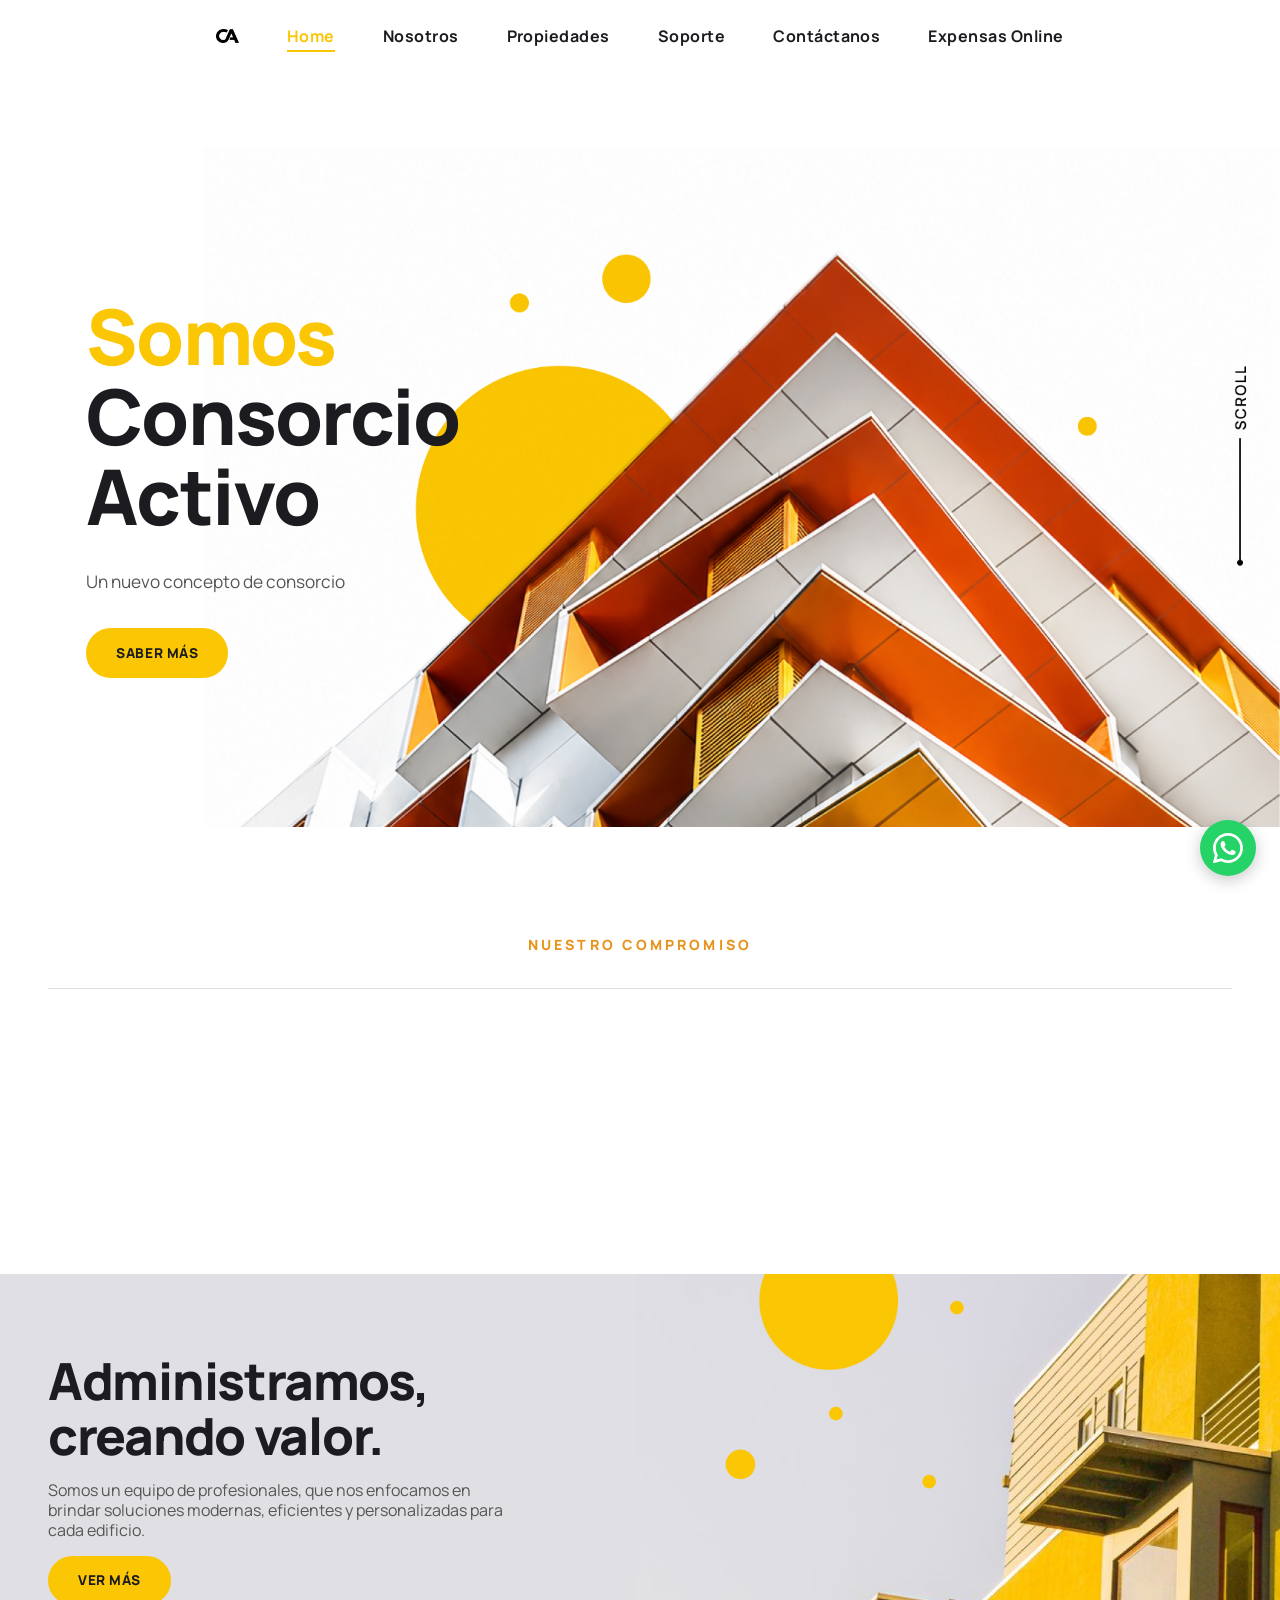
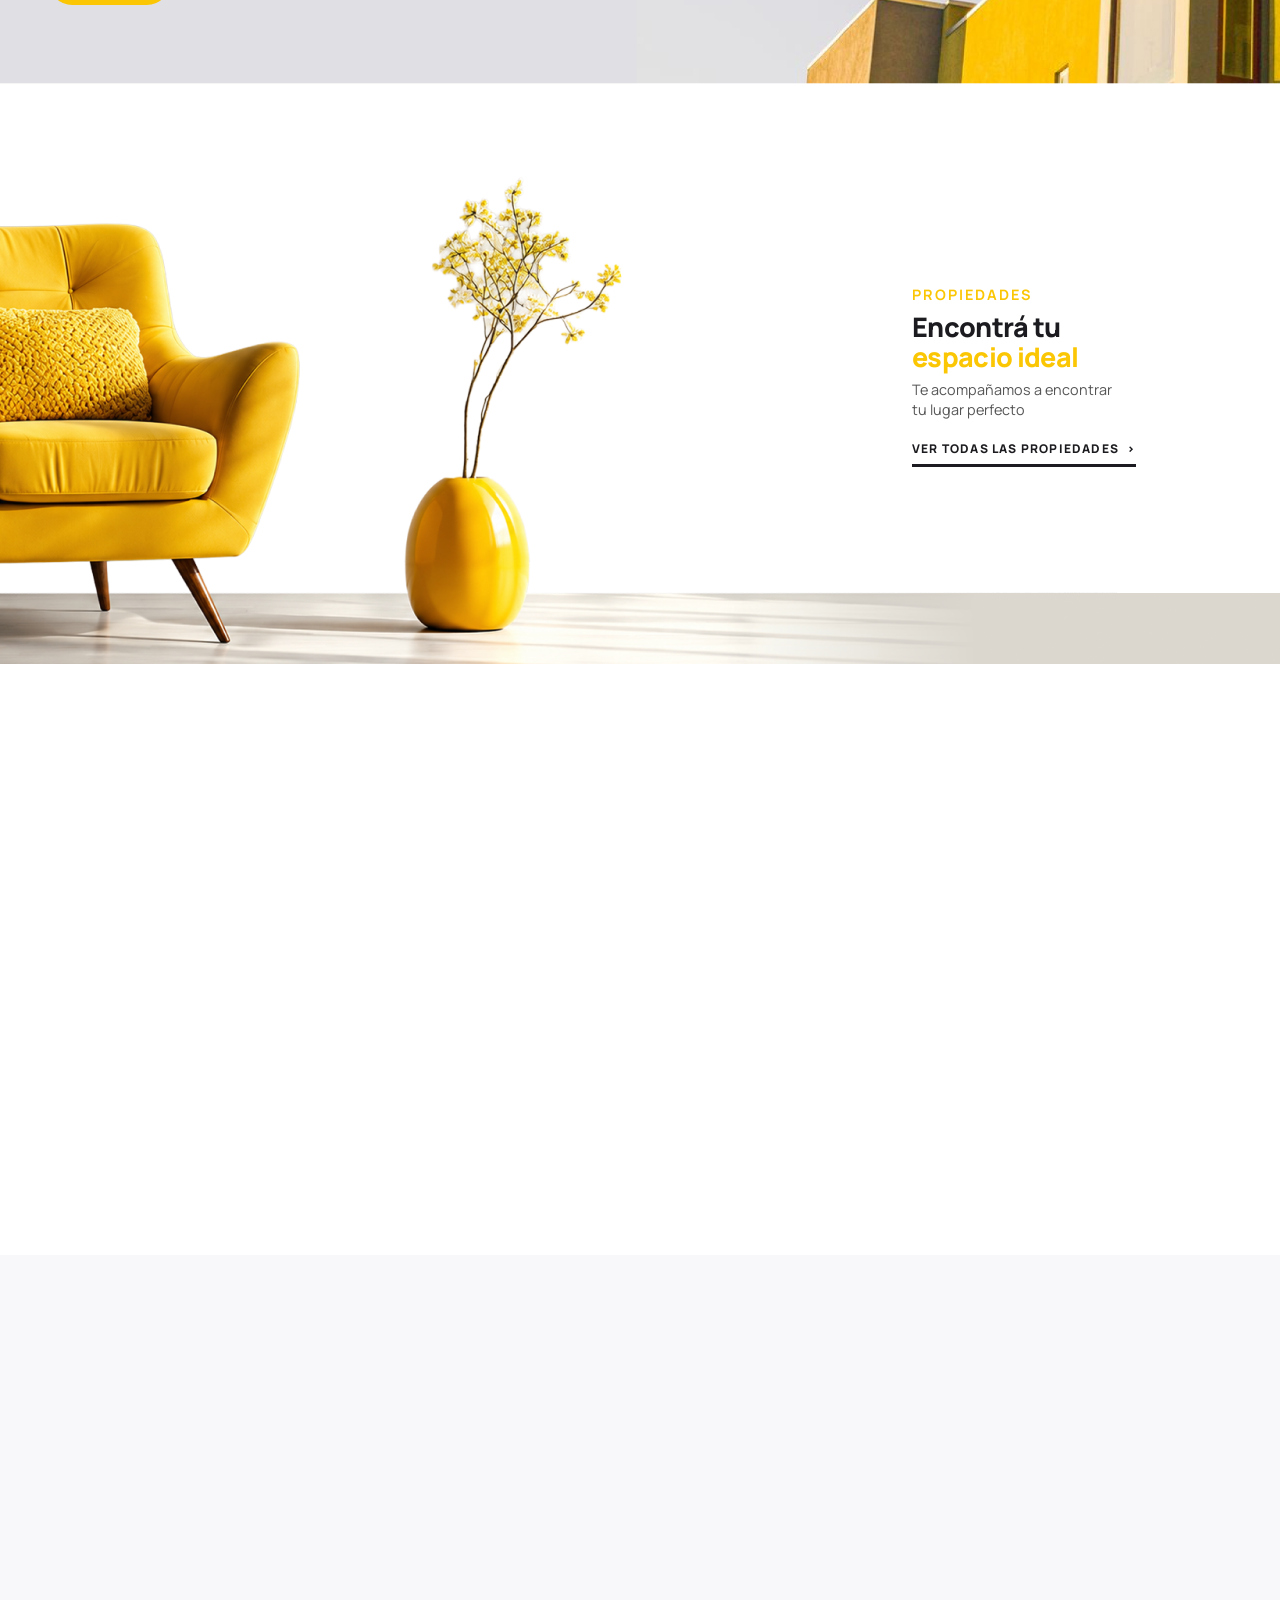
<file: index.html>
<!DOCTYPE html>
<html lang="es" dir="ltr">
<head>
  <meta charset="UTF-8">
  <meta name="viewport" content="width=device-width, initial-scale=1, viewport-fit=cover">

  <!-- Primaria -->
  <title>Consorcio Activo · Administración de Consorcios</title>
  <meta name="description" content="Administración profesional de consorcios. Organización, transparencia y mejora continua de la gestión. Expensas, proveedores y atención a propietarios.">
  <meta name="author" content="Nous">
  <meta name="robots" content="index, follow">

  <!-- Theme color -->
  <meta name="theme-color" content="#FBC603" media="(prefers-color-scheme: light)">
  <meta name="theme-color" content="#1C1B1F" media="(prefers-color-scheme: dark)">

  <!-- Canonical -->
  <link rel="canonical" href="https://consorcioactivo.ar/">

  <!-- Open Graph -->
  <meta property="og:type"         content="website">
  <meta property="og:site_name"    content="Consorcio Activo">
  <meta property="og:url"          content="https://consorcioactivo.ar/">
  <meta property="og:title"        content="Consorcio Activo · Administración de Consorcios">
  <meta property="og:description"  content="Organización, transparencia y gestión activa. Acompañamos a propietarios y consejos de administración con soluciones claras y eficientes.">
  <meta property="og:image"        content="https://consorcioactivo.ar/public/images/og-image.png">
  <meta property="og:image:width"  content="1200">
  <meta property="og:image:height" content="630">
  <meta property="og:locale"       content="es_AR">

  <!-- Twitter Card -->
  <meta name="twitter:card"        content="summary_large_image">
  <meta name="twitter:title"       content="Consorcio Activo · Administración de Consorcios">
  <meta name="twitter:description" content="Organización, transparencia y gestión activa para cada edificio.">
  <meta name="twitter:image"       content="https://consorcioactivo.ar/public/images/og-image.png">

  <!-- Favicon & Icons -->
  <link rel="icon" type="image/png" sizes="32x32" href="icons/favicon.png">
  <link rel="icon" href="icons/favicon.ico" sizes="any">
  <link rel="icon" type="image/svg+xml" href="icons/favicon.svg">
  <link rel="apple-touch-icon" href="icons/apple-touch-icon.png">

  <!-- PWA Manifest -->
  <link rel="manifest" href="manifest.webmanifest">

  <!-- Fonts: Manrope -->
  <link rel="preconnect" href="https://fonts.googleapis.com">
  <link rel="preconnect" href="https://fonts.gstatic.com" crossorigin>
  <link rel="stylesheet" href="https://fonts.googleapis.com/css2?family=Manrope:wght@400;500;600;700;800&display=swap">

  <!-- Structured data: SEO + agentes de IA -->
  <script type="application/ld+json">
  {
    "@context": "https://schema.org",
    "@type": "LocalBusiness",
    "name": "Consorcio Activo",
    "description": "Administración profesional de consorcios en Argentina. Organización, transparencia y mejora continua.",
    "url": "https://consorcioactivo.ar",
    "telephone": "299-588-0858",
    "email": "consorcios.nqn@gmail.com",
    "sameAs": ["https://www.instagram.com/consorcio.activo.nqn"]
  }
  </script>

  <!-- Preload imagen LCP -->
  <link rel="preload" href="public/images/header-index-ampliado.jpg" as="image" fetchpriority="high">
  <link rel="stylesheet" href="styles.css?v=20260708-08">
</head>
<body class="home-page">

  <!-- Accesibilidad: saltar al contenido principal -->
  <a class="skip-link" href="#main">Saltar al contenido</a>


  <app-nav current="home">
    <nav class="nav" aria-label="Navegación principal">

      <a href="#inicio" class="nav__logo" aria-label="Consorcio Activo — inicio">
        <img src="public/images/logo horizontal-26-06.png" alt="Consorcio Activo" width="66" height="40">
      </a>

      <ul class="nav-links" role="list" id="nav-links">
        <li><a href="index.html" aria-current="page">Home</a></li>
        <li><a href="nosotros.html">Nosotros</a></li>
        <li><a href="propiedades.html">Propiedades</a></li>
        <li><a href="soporte.html">Soporte</a></li>
        <li ><a href="contacto.html">Contáctanos</a></li>
        <li><a href="https://propietarios.expensasonline.pro/#/login" target="_blank" rel="noopener noreferrer">Expensas Online</a></li>
      </ul>

      <a href="contacto.html" class="btn btn-brand nav-cta">Contáctanos</a>

      <button class="nav-toggle" aria-label="Abrir menú"
              aria-expanded="false" aria-controls="nav-links">
        <span></span><span></span><span></span>
      </button>

    </nav>
  </app-nav>

  <!-- ============================================================
       MAIN
  ============================================================ -->
  <main id="main">

    <!-- ── HERO ──────────────────────────────────────────────── -->
    <section class="hero hero--inicio" id="inicio" aria-labelledby="hero-h">

      <div class="hero-content">
        <h1 id="hero-h">
          <span class="hero-title-desktop">
            <em class="accent">Somos</em><br>
            Consorcio Activo
          </span>
          <span class="hero-title-mobile" aria-hidden="true">
            Un <em class="accent">Somos</em> <br>
            Consorcio Activo</em>
          </span>
        </h1>
        <p class="hero-lead">
          <span class="hero-lead-desktop">Un nuevo concepto de consorcio</span>
          <span class="hero-lead-mobile">Un nuevo concepto de consorcio</span>
        </p>
        <a href="nosotros.html" class="btn btn-brand">Saber más</a>
      </div>

    </section>

    <section class="commitment" aria-labelledby="commitment-label">

      <p class="section-label" id="commitment-label">Nuestro Compromiso</p>

      <ul class="commitment-grid" role="list">

        <li class="commitment-card">
          <span class="commitment-icon" aria-hidden="true">
            <img src="icons/commitment-icons/icono_seguridad.png"
                 alt="" width="50" height="50" loading="lazy">
          </span>
          <h2>Seguridad</h2>
          <p>Sistemas de seguridad y vigilancia 24hs para tu tranquilidad.</p>
        </li>

        <li class="commitment-card">
          <span class="commitment-icon" aria-hidden="true">
            <img src="icons/commitment-icons/icono_comunidad.png"
                 alt="" width="50" height="50" loading="lazy">
          </span>
          <h2>Comunidad</h2>
          <p>Unión y escucha en cada edificio para una convivencia más clara.</p>
        </li>

        <li class="commitment-card">
          <span class="commitment-icon" aria-hidden="true">
            <img src="public/Icons-/icono _cohete.png"
                 alt="" width="50" height="50" loading="lazy">
          </span>
          <h2>Innovación</h2>
          <p>Tecnología para administrar y llegar más lejos con procesos simples.</p>
        </li>

      </ul>

    </section>

    <!-- ── SOBRE NOSOTROS (preview) ──────────────────────────── -->
    <section class="about-preview about-preview--bg" aria-labelledby="about-h">

      <div class="about-content">
        <h2 id="about-h">Administramos,<br>creando valor.</h2>
        <p>Somos un equipo de profesionales, que nos enfocamos en brindar soluciones modernas, eficientes y personalizadas para cada edificio.</p>
        <a href="nosotros.html" class="btn btn-brand">Ver más</a>
      </div>

    </section>

    <!-- ── PROPIEDADES CTA (bg) ──────────────────────────────── -->
    <section class="properties-cta properties-cta--bg" aria-labelledby="properties-cta-h">

      <div class="properties-cta-inner">
        <div class="properties-cta-content"> 
          <p class="section-label">Propiedades</p>
          <h2 id="properties-cta-h">
            Encontrá tu<br>
            <em class="accent">espacio ideal</em>
          </h2>
          <p>Te acompañamos a encontrar<br>tu lugar perfecto</p>
          <a href="propiedades.html" class="link-arrow">
            Ver todas las propiedades <span aria-hidden="true">›</span>
          </a>
        </div>
      </div>

    </section>

    <!-- ── PROPIEDADES (preview) ─────────────────────────────── -->
    <section class="properties-preview" aria-label="Propiedades">

      <ul class="properties-grid" role="list">

        <li class="property-card">
          <figure class="property-card-img">
            <img src="public/images/imagen_recidenciales_inicio.jpg"
                 alt="Departamento residencial amueblado"
                 width="480" height="480" loading="lazy">
          </figure>
          <div class="property-card-body">
            <h3 class="accent">Residenciales</h3>
            <p>Departamentos, duplex,<br>monoambientes amueblados.</p>
            <a href="propiedades.html#residenciales" class="btn btn-brand btn-sm">Ver más</a>
          </div>
        </li>

        <li class="property-card">
          <figure class="property-card-img">
            <img src="public/images/imagen_oficinas_inicio.jpg"
                 alt="Oficina equipada con sala de reuniones"
                 width="480" height="480" loading="lazy">
          </figure>
          <div class="property-card-body">
            <h3 class="accent">Oficinas</h3>
            <p>Equipadas, con salas de reuniones,<br>sala de coworking incluido.</p>
            <a href="propiedades.html#oficinas" class="btn btn-brand btn-sm">Ver más</a>
          </div>
        </li>

        <li class="property-card">
          <figure class="property-card-img">
            <img src="public/images/imagen_comerciales_inicio.jpg"
                 alt="Local comercial disponible"
                 width="480" height="480" loading="lazy">
          </figure>
          <div class="property-card-body">
            <h3 class="accent">Comerciales</h3>
            <p>Locales con amplios M2 o<br>de espacios reducidos</p>
            <a href="propiedades.html#comerciales" class="btn btn-brand btn-sm">Ver más</a>
          </div>
        </li>

      </ul>

      <div class="properties-dots" aria-hidden="true">
        <span class="properties-dot properties-dot--active"></span>
        <span class="properties-dot"></span>
        <span class="properties-dot"></span>
      </div>

    </section>

    <!-- ── CTA CONTACTO ──────────────────────────────────────── -->
    <section class="contact-cta" aria-labelledby="cta-h">

      <div class="contact-cta-content">
        <h2 id="cta-h">¿Tenés dudas o querés<br>más información?</h2>
        <p>Estamos para ayudarte</p>
        <div class="contact-cta-actions">
          <a href="contacto.html" class="btn btn-brand">Más información</a>
          <a href="contacto.html#formulario" class="link-arrow">
            Escribinos <span aria-hidden="true">›</span>
          </a>
        </div>
      </div>

      <figure class="contact-cta-figure" aria-hidden="true">
        <img src="public/images/imagen-contacto-pagina-index-new.png"
             alt="" role="presentation"
             loading="lazy">
      </figure>

    </section>

  </main>

  <!-- ============================================================
       FOOTER
  ============================================================ -->
  <footer class="site-footer">

    <div class="footer-inner">

      <nav class="footer-nav" aria-label="Páginas del sitio">
        <ul role="list">
          <li><a href="index.html">Inicio</a></li>
          <li><a href="nosotros.html">Nosotros</a></li>
          <li><a href="propiedades.html">Propiedades</a></li>
          <li><a href="soporte.html">Soporte</a></li>
          <li><a href="contacto.html">Contacto</a></li>
        </ul>
      </nav>

      <nav class="footer-legal" aria-label="Información legal">
        <ul role="list">
          <li><a href="terminos.html">Términos y condiciones</a></li>
          <li><a href="privacidad.html">Política de privacidad</a></li>
        </ul>
      </nav>

      <address class="footer-contact">
        <p>
          <a href="https://www.instagram.com/consorcio.activo.nqn"
             target="_blank" rel="noopener noreferrer">@consorcio.activo.nqn</a>
        </p>
        <p>Consorcio Activo</p>
        <p><a href="tel:+5492995880858">299 588-0858</a></p>
        <p><a href="mailto:consorcios.nqn@gmail.com">consorcios.nqn@gmail.com</a></p>
      </address>

    </div>

    <p class="footer-copy">
      <small>© <time datetime="2026">2026</time> Consorcio Activo. Todos los derechos reservados.</small>
    </p>

  </footer>

  <!-- ── MODAL GALERÍA ──────────────────────────────────────── -->
  <div id="gallery-modal" class="gallery-modal" role="dialog"
       aria-modal="true" aria-label="Galería de espacios" aria-hidden="true">
    <div class="gallery-modal-inner">
      <button class="gallery-modal-close" id="gallery-modal-close"
              aria-label="Cerrar galería">×</button>
      <div class="gallery-carousel">
        <div class="gallery-track" id="gallery-track">
          <div class="gallery-slide"><img data-src="public/Galery-images/galeria 1.jpg" alt="Galería imagen 1" loading="lazy"></div>
          <div class="gallery-slide"><img data-src="public/Galery-images/galeria 2.jpg" alt="Galería imagen 2" loading="lazy"></div>
          <div class="gallery-slide"><img data-src="public/Galery-images/galeria 3.jpg" alt="Galería imagen 3" loading="lazy"></div>
          <div class="gallery-slide"><img data-src="public/Galery-images/galeria 4.jpg" alt="Galería imagen 4" loading="lazy"></div>
          <div class="gallery-slide"><img data-src="public/Galery-images/galeria 5.jpg" alt="Galería imagen 5" loading="lazy"></div>
          <div class="gallery-slide"><img data-src="public/Galery-images/galeria 6.jpg" alt="Galería imagen 6" loading="lazy"></div>
          <div class="gallery-slide"><img data-src="public/Galery-images/galeria 7.jpg" alt="Galería imagen 7" loading="lazy"></div>
        </div>
        <button class="gallery-btn gallery-btn--prev" id="gallery-prev" aria-label="Imagen anterior">&#8249;</button>
        <button class="gallery-btn gallery-btn--next" id="gallery-next" aria-label="Imagen siguiente">&#8250;</button>
      </div>
      <div class="gallery-dots" id="gallery-dots">
        <span class="gallery-dot gallery-dot--active" data-index="0"></span>
        <span class="gallery-dot" data-index="1"></span>
        <span class="gallery-dot" data-index="2"></span>
        <span class="gallery-dot" data-index="3"></span>
        <span class="gallery-dot" data-index="4"></span>
        <span class="gallery-dot" data-index="5"></span>
        <span class="gallery-dot" data-index="6"></span>
      </div>
    </div>
  </div>

  <!-- ── GALERÍA MODAL JS ────────────────────────────────────── -->
  <script>
  (function() {
    const modal   = document.getElementById('gallery-modal');
    const track   = document.getElementById('gallery-track');
    const dots    = document.querySelectorAll('#gallery-dots .gallery-dot');
    const btnOpen = document.getElementById('open-gallery-btn');
    const btnClose= document.getElementById('gallery-modal-close');
    const btnPrev = document.getElementById('gallery-prev');
    const btnNext = document.getElementById('gallery-next');
    const TOTAL   = 7;
    let current   = 0;
    let galleryLoaded = false;

    const loadGalleryImages = () => {
      if (galleryLoaded) return;
      track.querySelectorAll('img[data-src]').forEach(img => {
        img.src = img.dataset.src;
      });
      galleryLoaded = true;
    };

    const goTo = (idx) => {
      current = ((idx % TOTAL) + TOTAL) % TOTAL;
      track.scrollTo({ left: current * track.offsetWidth, behavior: 'smooth' });
      dots.forEach((d, i) => d.classList.toggle('gallery-dot--active', i === current));
    };

    const openModal = () => {
      loadGalleryImages();
      modal.classList.add('is-open');
      modal.setAttribute('aria-hidden', 'false');
      document.body.style.overflow = 'hidden';
      btnClose.focus();
      goTo(0);
    };

    const closeModal = () => {
      modal.classList.remove('is-open');
      modal.setAttribute('aria-hidden', 'true');
      document.body.style.overflow = '';
      btnOpen.focus();
    };

    btnOpen?.addEventListener('click', openModal);
    btnClose?.addEventListener('click', closeModal);
    btnPrev?.addEventListener('click', () => goTo(current - 1));
    btnNext?.addEventListener('click', () => goTo(current + 1));
    dots.forEach(d => d.addEventListener('click', () => goTo(+d.dataset.index)));

    modal.addEventListener('click', (e) => { if (e.target === modal) closeModal(); });

    document.addEventListener('keydown', (e) => {
      if (!modal.classList.contains('is-open')) return;
      if (e.key === 'Escape') closeModal();
      if (e.key === 'ArrowLeft')  goTo(current - 1);
      if (e.key === 'ArrowRight') goTo(current + 1);
    });

    let scrollTimer;
    track.addEventListener('scroll', () => {
      clearTimeout(scrollTimer);
      scrollTimer = setTimeout(() => {
        const idx = Math.round(track.scrollLeft / track.offsetWidth);
        if (idx !== current) { current = idx; dots.forEach((d,i) => d.classList.toggle('gallery-dot--active', i===current)); }
      }, 50);
    }, { passive: true });
  })();
  </script>

  <script>
  (function() {
    const grid = document.querySelector('.properties-preview .properties-grid');
    const dots = document.querySelectorAll('.properties-dots .properties-dot');
    if (!grid || dots.length === 0) return;

    let scrollTimer;
    const syncDots = () => {
      const card = grid.querySelector('.property-card');
      if (!card) return;
      const gap = parseFloat(getComputedStyle(grid).columnGap) || 0;
      const step = card.getBoundingClientRect().width + gap;
      const idx = Math.max(0, Math.min(dots.length - 1, Math.round(grid.scrollLeft / step)));
      dots.forEach((dot, i) => dot.classList.toggle('properties-dot--active', i === idx));
    };

    grid.addEventListener('scroll', () => {
      clearTimeout(scrollTimer);
      scrollTimer = setTimeout(syncDots, 60);
    }, { passive: true });
  })();
  </script>

  <!-- ============================================================
       SCRIPTS — Web Components + Service Worker
  ============================================================ -->
  <script type="module" src="components/AppNav.js?v=20260708-08"></script>
  <script type="module" src="components/PropertyCard.js?v=20260708-08"></script>
  <script type="module" src="app.js?v=20260708-08"></script>

</body>
</html>
</file>
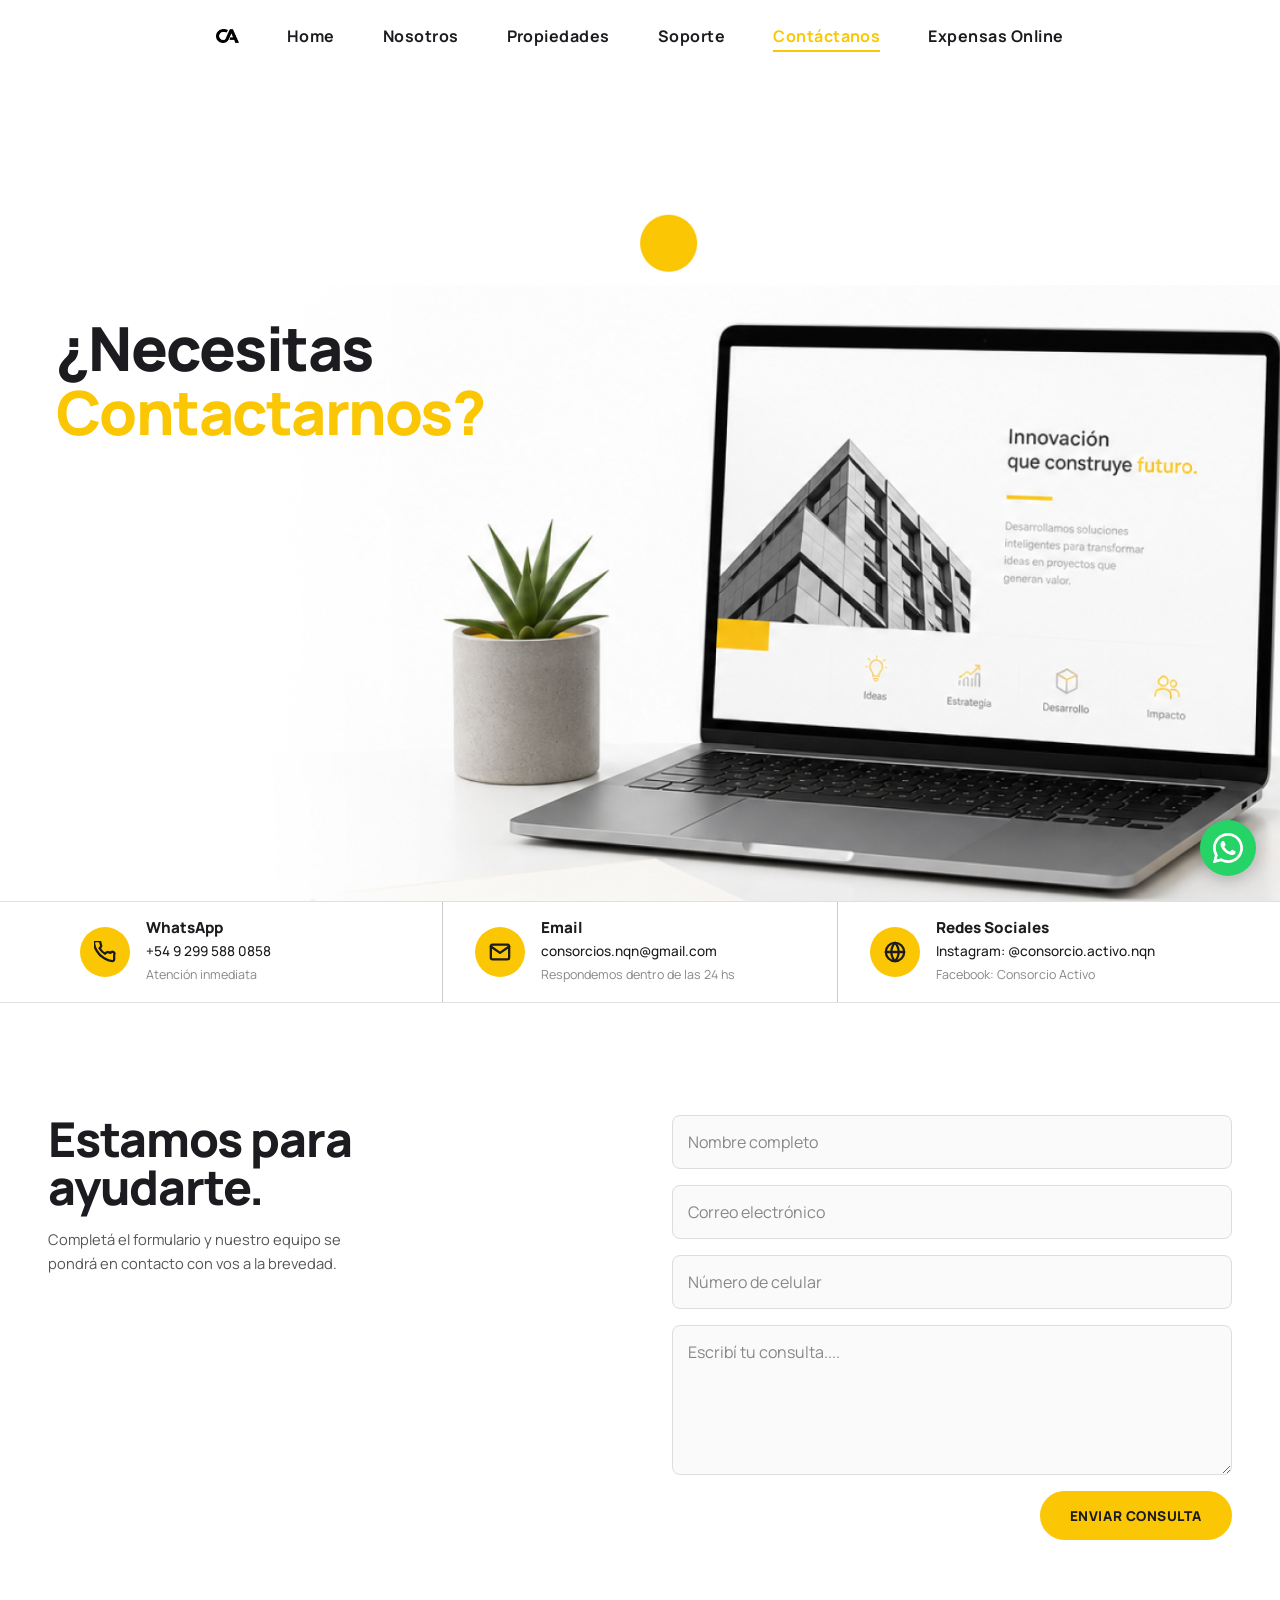
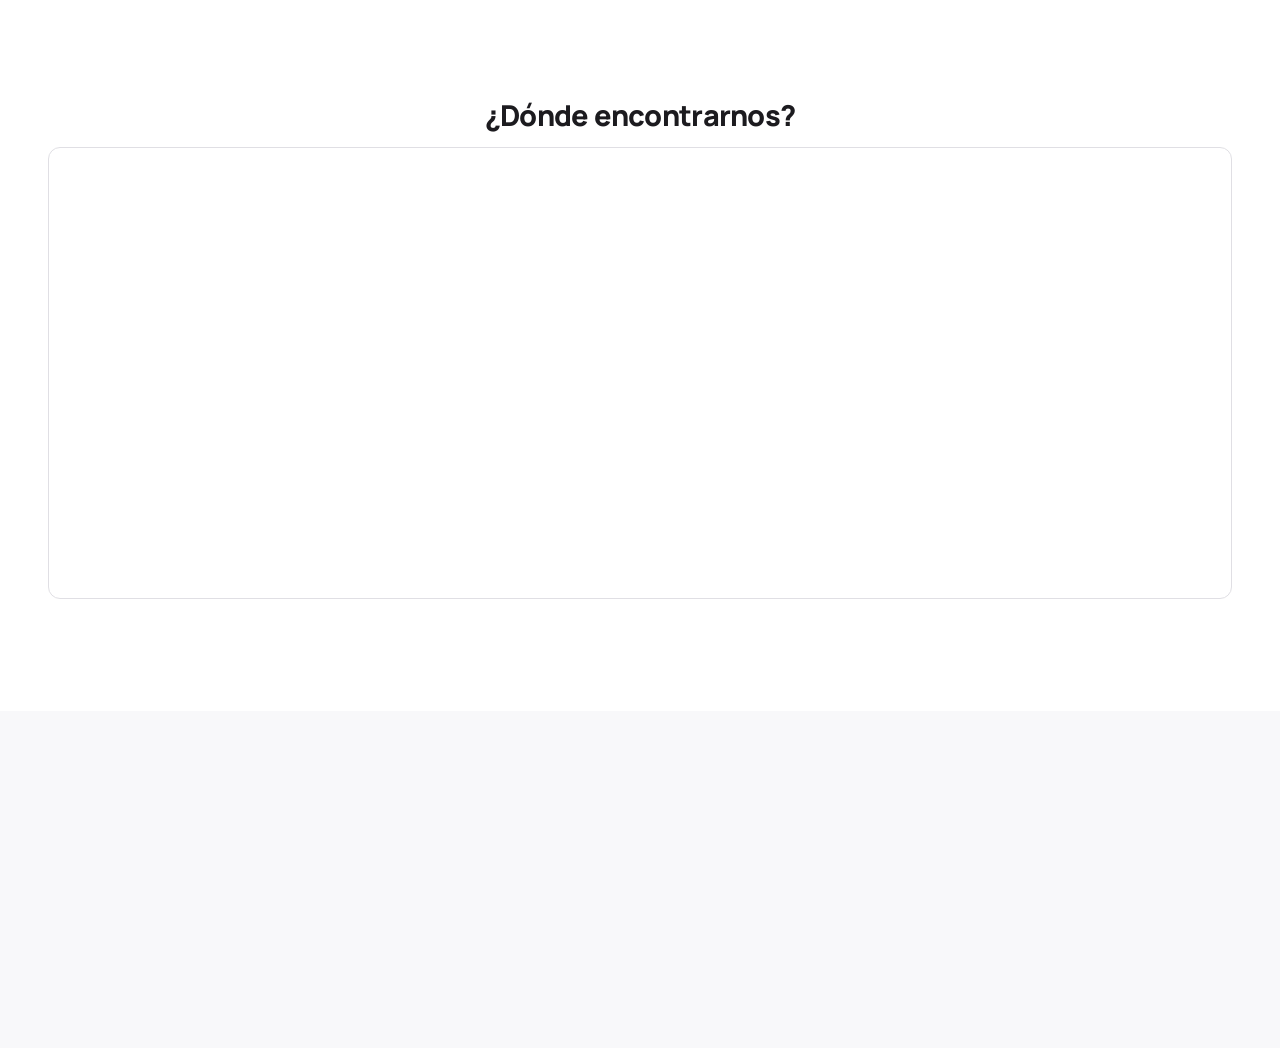
<file: contacto.html>
<!DOCTYPE html>
<html lang="es" dir="ltr">
<head>
  <meta charset="UTF-8">
  <meta name="viewport" content="width=device-width, initial-scale=1, viewport-fit=cover">
  <title>Contacto · Consorcio Activo</title>
  <meta name="description" content="Contactá a Consorcio Activo. Respondemos a la brevedad. Teléfono, email, o completá el formulario de contacto.">
  <meta name="robots" content="index, follow">
  <meta name="theme-color" content="#FBC603" media="(prefers-color-scheme: light)">
  <meta name="theme-color" content="#1C1B1F" media="(prefers-color-scheme: dark)">
  <link rel="canonical" href="https://consorcioactivo.ar/contacto.html">
  <meta property="og:type"        content="website">
  <meta property="og:site_name"   content="Consorcio Activo">
  <meta property="og:url"         content="https://consorcioactivo.ar/contacto.html">
  <meta property="og:title"       content="Contacto · Consorcio Activo">
  <meta property="og:description" content="Contactanos y respondemos a la brevedad.">
  <meta property="og:image"       content="https://consorcioactivo.ar/public/images/og-image.png">
  <meta property="og:locale"      content="es_AR">
  <link rel="icon" type="image/svg+xml" href="icons/favicon.svg">
  <link rel="apple-touch-icon"    href="icons/apple-touch-icon.png">
  <link rel="manifest"            href="manifest.webmanifest">
  <link rel="preconnect" href="https://fonts.googleapis.com">
  <link rel="preconnect" href="https://fonts.gstatic.com" crossorigin>
  <link rel="stylesheet" href="https://fonts.googleapis.com/css2?family=Manrope:wght@400;500;600;700;800&display=swap">
  <!-- Preload imagen LCP -->
  <link rel="preload" href="public/images/header-contacto-ampliadov1.jpg" as="image" fetchpriority="high">
  <link rel="stylesheet" href="styles.css?v=20260708-08">
</head>
<body>

  <a class="skip-link" href="#main">Saltar al contenido</a>

  <app-nav current="contacto">
    <nav class="nav" aria-label="Navegación principal">

      <a href="index.html" class="nav__logo" aria-label="Consorcio Activo — inicio">
        <img src="public/images/logo horizontal-26-06.png" alt="Consorcio Activo" width="66" height="40">
      </a>

      <ul class="nav-links" role="list" id="nav-links">
        <li><a href="index.html">Home</a></li>
        <li><a href="nosotros.html">Nosotros</a></li>
        <li><a href="propiedades.html">Propiedades</a></li>
        <li><a href="soporte.html">Soporte</a></li>
        <li><a href="contacto.html">Contáctanos</a></li>
        <li><a href="https://propietarios.expensasonline.pro/#/login" target="_blank" rel="noopener noreferrer">Expensas Online</a></li>
      </ul>

      <a href="contacto.html" class="btn btn-brand nav-cta">Contáctanos</a>

      <button class="nav-toggle" aria-label="Abrir menú"
              aria-expanded="false" aria-controls="nav-links">
        <span></span><span></span><span></span>
      </button>

    </nav>
  </app-nav>

  <main id="main">

    <!-- ── S1: HERO ──────────────────────────────────────────── -->
    <section class="contacto-hero" aria-labelledby="contacto-h">
      <div class="contacto-hero-content">
        <div class="contacto-hero-text">
          <h1 id="contacto-h">
            ¿Necesitas
            <span class="contacto-hero-accent">Contactarnos?</span>
          </h1>
        </div>
      </div>
    </section>

    <!-- ── S2: CANALES DE CONTACTO ───────────────────────────── -->
    <section class="contacto-canales" aria-label="Canales de contacto">
      <div class="inner contacto-canales-grid">

        <div class="contacto-canal">
          <span class="contacto-canal-icon" aria-hidden="true">
            <svg width="22" height="22" viewBox="0 0 24 24" fill="none"
                 stroke="currentColor" stroke-width="2.5"
                 stroke-linecap="round" stroke-linejoin="round">
              <path d="M22 16.92v3a2 2 0 01-2.18 2 19.79 19.79 0 01-8.63-3.07
                       A19.5 19.5 0 013.07 10.8 19.79 19.79 0 01.01 2.22
                       A2 2 0 012 .04h3a2 2 0 012 1.72 12.84 12.84 0 00.7 2.81
                       2 2 0 01-.45 2.11L6.09 7.91a16 16 0 006 6l1.27-1.27
                       a2 2 0 012.11-.45 12.84 12.84 0 002.81.7A2 2 0 0122 14.92z"/>
            </svg>
          </span>
          <div class="contacto-canal-texto">
            <strong>WhatsApp</strong>
            <a href="https://wa.me/5492995880858">+54 9 299 588 0858</a>
            <span>Atención inmediata</span>
          </div>
        </div>

        <div class="contacto-canal">
          <span class="contacto-canal-icon" aria-hidden="true">
            <svg width="22" height="22" viewBox="0 0 24 24" fill="none"
                 stroke="currentColor" stroke-width="2.5"
                 stroke-linecap="round" stroke-linejoin="round">
              <path d="M4 4h16c1.1 0 2 .9 2 2v12c0 1.1-.9 2-2 2H4c-1.1 0-2-.9-2-2V6c0-1.1.9-2 2-2z"/>
              <polyline points="22,6 12,13 2,6"/>
            </svg>
          </span>
          <div class="contacto-canal-texto">
            <strong>Email</strong>
            <a href="mailto:consorcios.nqn@gmail.com">consorcios.nqn@gmail.com</a>
            <span>Respondemos dentro de las 24 hs</span>
          </div>
        </div>

        <div class="contacto-canal contacto-canal--last">
          <span class="contacto-canal-icon" aria-hidden="true">
            <svg width="22" height="22" viewBox="0 0 24 24" fill="none"
                 stroke="currentColor" stroke-width="2.5"
                 stroke-linecap="round" stroke-linejoin="round">
              <circle cx="12" cy="12" r="10"/>
              <line x1="2" y1="12" x2="22" y2="12"/>
              <path d="M12 2a15.3 15.3 0 014 10 15.3 15.3 0 01-4 10
                       15.3 15.3 0 01-4-10 15.3 15.3 0 014-10z"/>
            </svg>
          </span>
          <div class="contacto-canal-texto">
            <strong>Redes Sociales</strong>
            <a href="https://www.instagram.com/consorcio.activo.nqn"
               target="_blank" rel="noopener noreferrer">Instagram: @consorcio.activo.nqn</a>
            <span>Facebook: Consorcio Activo</span>
          </div>
        </div>

      </div>
    </section>

    <!-- ── S3: FORMULARIO ─────────────────────────────────────── -->
    <section class="contacto-form-section" id="formulario" aria-labelledby="form-h">
      <div class="inner contacto-form-grid">

        <div class="contacto-form-copy">
          <h2 id="form-h">Estamos para<br>ayudarte.</h2>
          <p>Completá el formulario y nuestro equipo se pondrá en contacto con vos a la brevedad.</p>
        </div>

        <form class="contacto-form" action="#" method="POST" novalidate>
          <input  class="contacto-input" type="text"  name="nombre"
                  placeholder="Nombre completo" autocomplete="name" required>
          <input  class="contacto-input" type="email" name="email"
                  placeholder="Correo electrónico" autocomplete="email" required>
          <input  class="contacto-input" type="tel"   name="celular"
                  placeholder="Número de celular" autocomplete="tel">
          <textarea class="contacto-input contacto-textarea" name="consulta"
                    placeholder="Escribí tu consulta...." rows="5"></textarea>
          <div class="contacto-form-footer">
            <button type="submit" class="btn btn-brand contacto-submit">
              Enviar consulta
            </button>
          </div>
        </form>

      </div>
    </section>

    <!-- ── S4: TÍTULO MAPA ────────────────────────────────────── -->
    <div class="contacto-map-title">
      <h2>¿Dónde encontrarnos?</h2>
    </div>

    <!-- ── S5: MAPA ──────────────────────────────────────────── -->
    <div class="contacto-map-wrap">
      <iframe
        title="Ubicación Consorcio Activo — Neuquén"
        src="https://www.google.com/maps/embed?pb=!1m18!1m12!1m3!1d3066.5!2d-68.0591!3d-38.9516!2m3!1f0!2f0!3f0!3m2!1i1024!2i768!4f13.1!3m3!1m2!1s0x960a336c7a271c33%3A0x3be851d532ade0f2!2sNeuqu%C3%A9n!5e0!3m2!1ses!2sar!4v1"
        width="100%" height="450" style="border:0;" allowfullscreen=""
        loading="lazy" referrerpolicy="no-referrer-when-downgrade">
      </iframe>
    </div>

  </main>

  <footer class="site-footer">
    <div class="footer-inner">
      <nav class="footer-nav" aria-label="Páginas del sitio">
        <ul role="list">
          <li><a href="index.html">Inicio</a></li>
          <li><a href="nosotros.html">Nosotros</a></li>
          <li><a href="propiedades.html">Propiedades</a></li>
          <li><a href="soporte.html">Soporte</a></li>
          <li><a href="contacto.html">Contacto</a></li>
        </ul>
      </nav>
      <nav class="footer-legal" aria-label="Información legal">
        <ul role="list">
          <li><a href="terminos.html">Términos y condiciones</a></li>
          <li><a href="privacidad.html">Política de privacidad</a></li>
        </ul>
      </nav>
      <address class="footer-contact">
        <p><a href="https://www.instagram.com/consorcio.activo.nqn"
              target="_blank" rel="noopener noreferrer">@consorcio.activo.nqn</a></p>
        <p>Consorcio Activo</p>
        <p><a href="tel:+5492995880858">299 588-0858</a></p>
        <p><a href="mailto:consorcios.nqn@gmail.com">consorcios.nqn@gmail.com</a></p>
      </address>
    </div>
    <p class="footer-copy">
      <small>© <time datetime="2026">2026</time> Consorcio Activo. Todos los derechos reservados.</small>
    </p>
  </footer>

  <script type="module" src="components/AppNav.js?v=20260708-08"></script>
  <script type="module" src="app.js?v=20260708-08"></script>

</body>
</html>
</file>
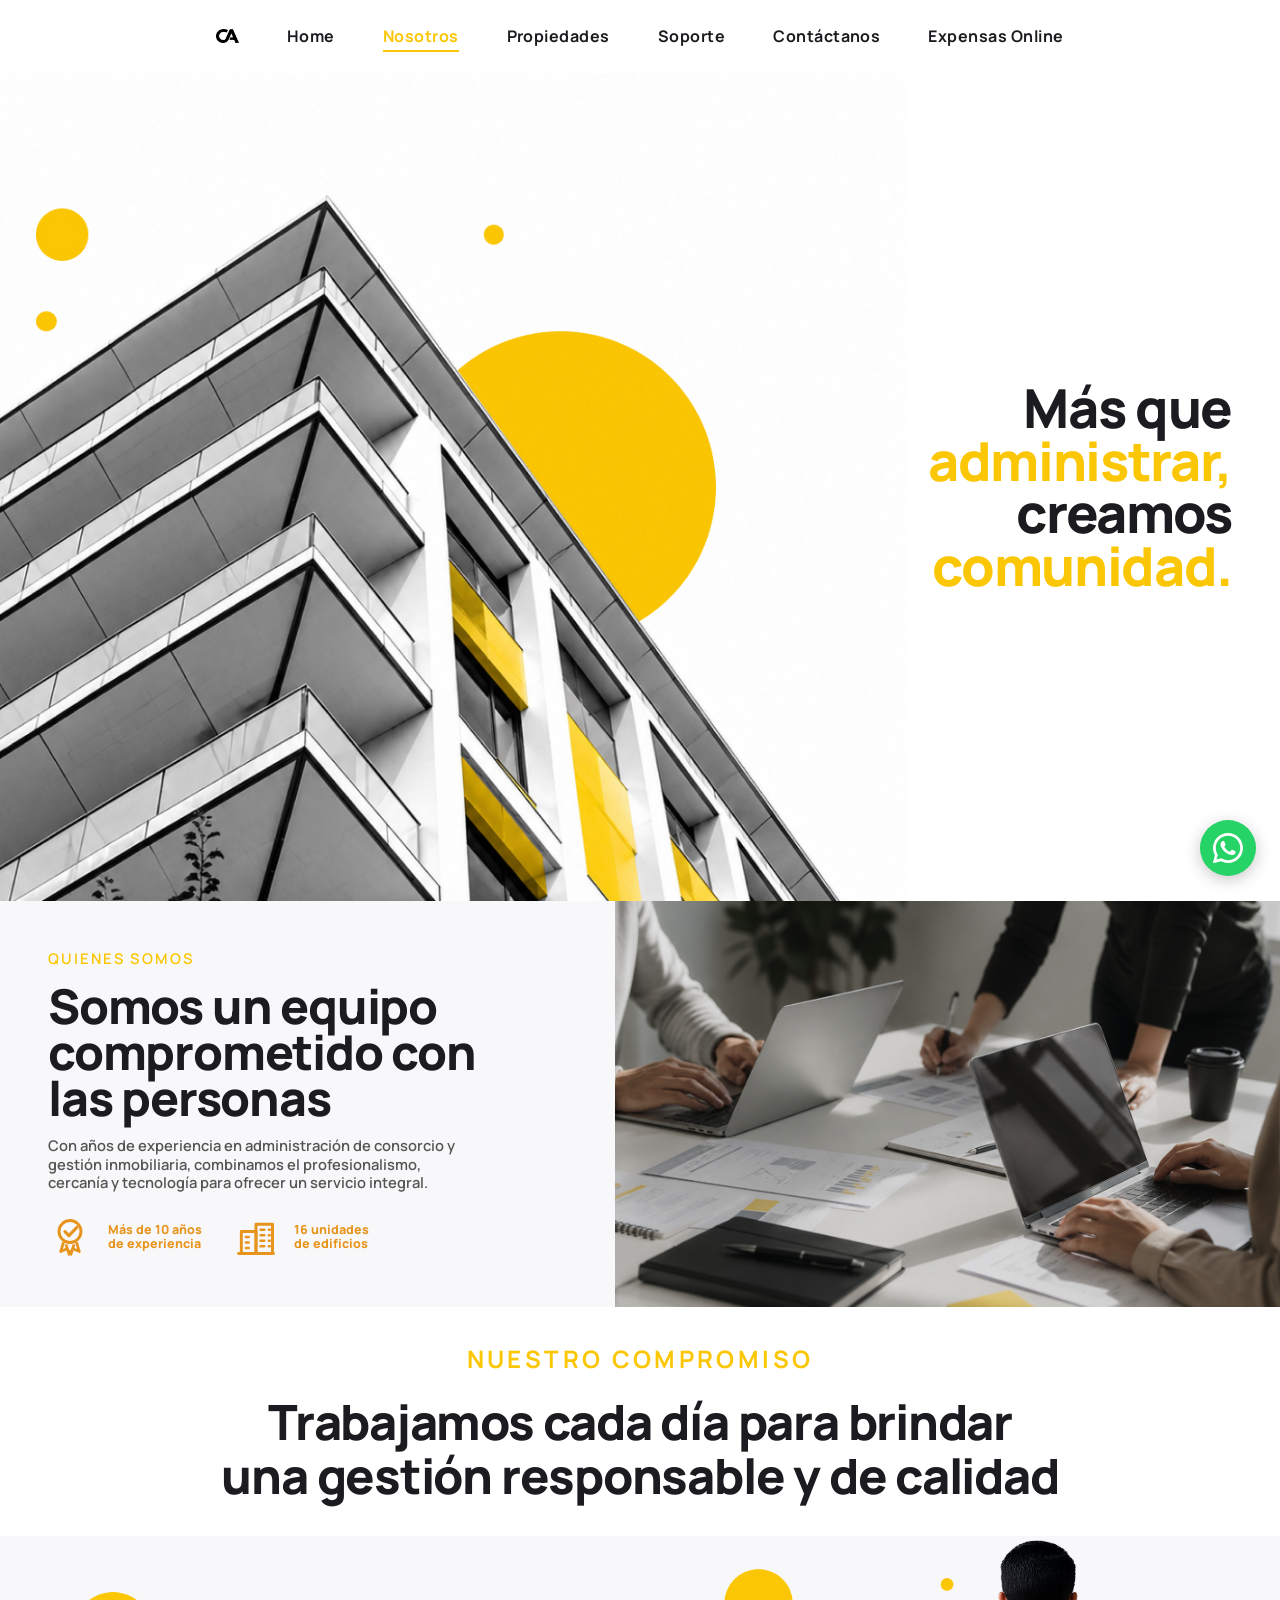
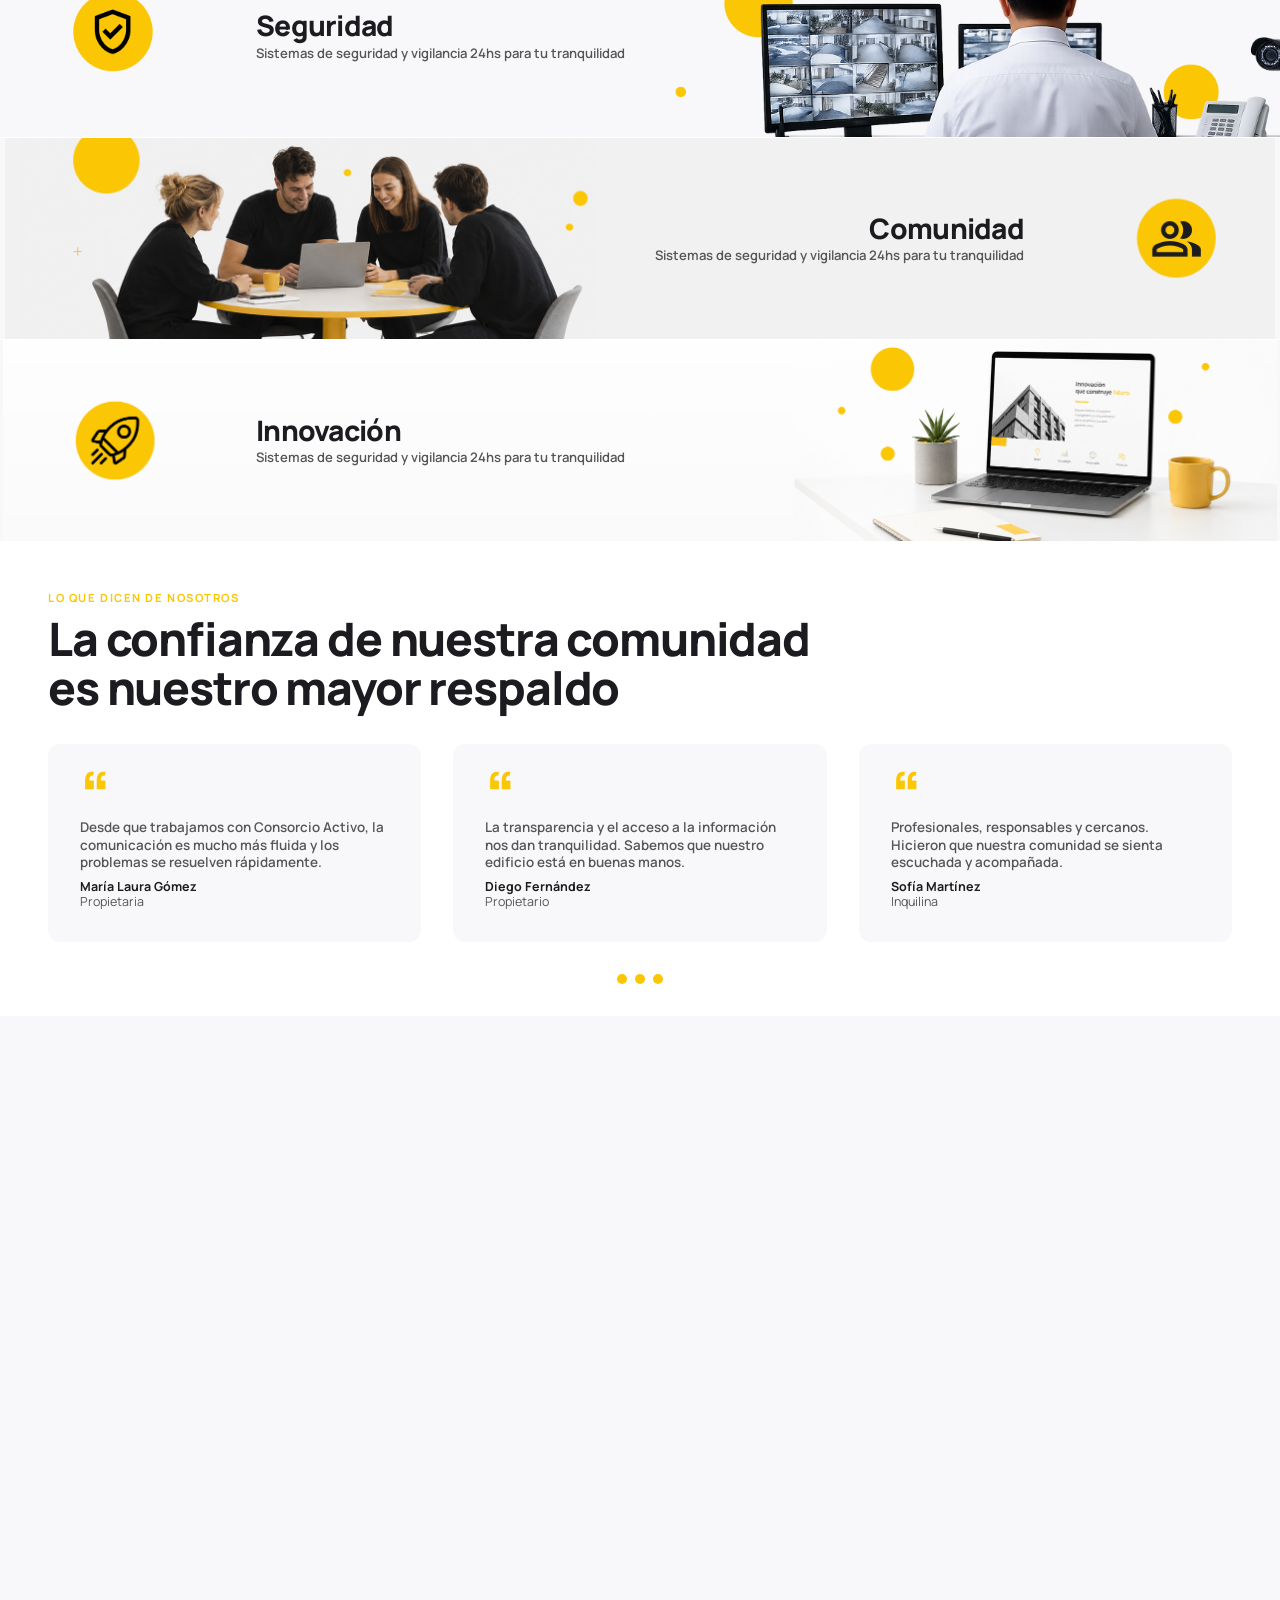
<file: nosotros.html>
<!DOCTYPE html>
<html lang="es" dir="ltr">
<head>
  <meta charset="UTF-8">
  <meta name="viewport" content="width=device-width, initial-scale=1, viewport-fit=cover">
  <title>Nosotros · Consorcio Activo</title>
  <meta name="description" content="Conocé al equipo de Consorcio Activo. Gestión transparente, responsable y cercana para cada edificio.">
  <meta name="robots" content="index, follow">
  <meta name="theme-color" content="#FBC603" media="(prefers-color-scheme: light)">
  <meta name="theme-color" content="#1C1B1F" media="(prefers-color-scheme: dark)">
  <link rel="canonical" href="https://consorcioactivo.ar/nosotros.html">
  <meta property="og:type"        content="website">
  <meta property="og:site_name"   content="Consorcio Activo">
  <meta property="og:url"         content="https://consorcioactivo.ar/nosotros.html">
  <meta property="og:title"       content="Nosotros · Consorcio Activo">
  <meta property="og:description" content="Un equipo comprometido con las personas y la gestión eficiente de consorcios.">
  <meta property="og:image"       content="https://consorcioactivo.ar/public/images/og-image.png">
  <meta property="og:image:width" content="1200">
  <meta property="og:image:height" content="630">
  <meta property="og:locale"      content="es_AR">
  <meta name="twitter:card"        content="summary_large_image">
  <meta name="twitter:title"       content="Nosotros · Consorcio Activo">
  <meta name="twitter:description" content="Un equipo comprometido con las personas y la gestión eficiente de consorcios.">
  <meta name="twitter:image"       content="https://consorcioactivo.ar/public/images/og-image.png">
  <link rel="icon" type="image/png" sizes="32x32" href="icons/favicon.png">
  <link rel="icon" href="icons/favicon.ico" sizes="any">
  <link rel="icon" type="image/svg+xml" href="icons/favicon.svg">
  <link rel="apple-touch-icon" href="icons/apple-touch-icon.png">
  <link rel="manifest" href="manifest.webmanifest">
  <link rel="preconnect" href="https://fonts.googleapis.com">
  <link rel="preconnect" href="https://fonts.gstatic.com" crossorigin>
  <link rel="stylesheet" href="https://fonts.googleapis.com/css2?family=Manrope:wght@400;500;600;700;800&display=swap">
  <!-- Preload imagen LCP -->
  <link rel="preload" href="public/images/header-nosotros-ampliado.jpg" as="image" fetchpriority="high">
  <link rel="stylesheet" href="styles.css?v=20260708-08">
</head>
<body>

  <a class="skip-link" href="#main">Saltar al contenido</a>

  <app-nav current="nosotros">
    <nav class="nav" aria-label="Navegación principal">

      <a href="#inicio" class="nav__logo" aria-label="Consorcio Activo — inicio">
        <img src="public/images/logo horizontal-26-06.png" alt="Consorcio Activo" width="66" height="40">
      </a>

      <ul class="nav-links" role="list" id="nav-links">
        <li><a href="index.html">Home</a></li>
        <li><a href="nosotros.html" aria-current="page">Nosotros</a></li>
        <li><a href="propiedades.html">Propiedades</a></li>
        <li><a href="soporte.html">Soporte</a></li>
        <li ><a href="contacto.html">Contáctanos</a></li>
        <li><a href="https://propietarios.expensasonline.pro/#/login" target="_blank" rel="noopener noreferrer">Expensas Online</a></li>
      </ul>

      <a href="contacto.html" class="btn btn-brand nav-cta">Contáctanos</a>

      <button class="nav-toggle" aria-label="Abrir menú"
              aria-expanded="false" aria-controls="nav-links">
        <span></span><span></span><span></span>
      </button>

    </nav>
  </app-nav>

  <main id="main" class="nosotros-page">

    <section class="nosotros-hero" id="inicio" aria-labelledby="nosotros-h">
      <div class="nosotros-hero-content">
        <h1 id="nosotros-h">
          Más que<br>
          <em class="accent">administrar,</em><br>
          creamos<br>
          <em class="accent">comunidad.</em>
        </h1>
      </div>
    </section>

    <section class="nosotros-about" aria-labelledby="about-h">
      <div class="nosotros-about-content">
        <p class="section-label">Quienes somos</p>
        <h2 id="about-h">Somos un equipo<br>comprometido con<br>las personas</h2>
        <p>
          Con años de experiencia en administración de consorcio y gestión
          inmobiliaria, combinamos el profesionalismo, cercanía y tecnología
          para ofrecer un servicio integral.
        </p>
        <div class="nosotros-stats" aria-label="Indicadores de experiencia">
          <div class="nosotros-stat">
            <svg class="nosotros-stat-icon" viewBox="0 0 48 48" aria-hidden="true" focusable="false">
              <circle cx="24" cy="18" r="12" fill="none" stroke="currentColor" stroke-width="3.2"/>
              <path d="M18.5 18.2l4.3 4.3 8.7-9" fill="none" stroke="currentColor" stroke-width="3.4" stroke-linecap="round" stroke-linejoin="round"/>
              <path d="M17 29.5l-3.2 10.4 7-3 4.2 6 3.4-10.8" fill="none" stroke="currentColor" stroke-width="3" stroke-linejoin="round"/>
              <path d="M31 29.5l3.2 10.4-7-3-4.2 6-3.4-10.8" fill="none" stroke="currentColor" stroke-width="3" stroke-linejoin="round"/>
            </svg>
            <span>Más de 10 años<br>de experiencia</span>
          </div>
          <div class="nosotros-stat">
            <svg class="nosotros-stat-icon" viewBox="0 0 48 48" aria-hidden="true" focusable="false">
              <path d="M8 42V18h16v24" fill="none" stroke="currentColor" stroke-width="3.2" stroke-linejoin="round"/>
              <path d="M24 42V10h18v32" fill="none" stroke="currentColor" stroke-width="3.2" stroke-linejoin="round"/>
              <path d="M13 24h3M13 30h3M13 36h3M29 16h4M29 22h4M29 28h4M29 34h4M38 16h1M38 22h1M38 28h1M38 34h1" fill="none" stroke="currentColor" stroke-width="2.8" stroke-linecap="round"/>
              <path d="M5 42h38" fill="none" stroke="currentColor" stroke-width="3.2" stroke-linecap="round"/>
            </svg>
            <span>16 unidades<br>de edificios</span>
          </div>
        </div>
      </div>
      <figure class="nosotros-about-figure">
        <img src="public/images/nosotros-quienes_somos.png"
             alt="Equipo de Consorcio Activo reunido en oficina" loading="lazy">
      </figure>
    </section>

    <section class="nosotros-commitment" aria-labelledby="commitment-h">
      <header class="nosotros-commitment-header">
        <p class="section-label">Nuestro compromiso</p>
        <h2 id="commitment-h">
          Trabajamos cada día para brindar<br>
          una gestión responsable y de calidad
        </h2>
      </header>
<div class="nosotros-commitment-slider">

      <article class="nosotros-commitment-row nosotros-commitment-row--security">
        <div class="nosotros-commitment-text">
          <div class="nosotros-commitment-copy">
            <h3>Seguridad</h3>
            <p>Sistemas de seguridad y vigilancia 24hs para tu tranquilidad</p>
          </div>
        </div>
       <picture>
  <source media="(max-width: 768px)" srcset="consorcio-mobile/Nosotros-seccion-seguridad-mobile.png">
  <img class="nosotros-commitment-img" 
       src="public/images/nosotros-seccion-seguridad.png"
       alt="Cámaras de seguridad instaladas en edificio administrado"
       loading="lazy">
</picture>
      </article>

      <article class="nosotros-commitment-row nosotros-commitment-row--community">
        <picture>
  <source media="(max-width: 768px)" srcset="consorcio-mobile/Nosotros-seccion-comunidad-mobile.png">
  <img class="nosotros-commitment-img"
       src="public/images/nosotros-nuestrocompromiso_chicas.png"
       alt="Equipo de Consorcio Activo trabajando en comunidad"
       loading="lazy">
</picture>
        <div class="nosotros-commitment-text">
          <div class="nosotros-commitment-copy">
            <h3>Comunidad</h3>
            <p>Sistemas de seguridad y vigilancia 24hs para tu tranquilidad</p>
          </div>
        </div>
      </article>

      <article class="nosotros-commitment-row nosotros-commitment-row--innovation">
        <div class="nosotros-commitment-text">
          <div class="nosotros-commitment-copy">
            <h3>Innovación</h3>
            <p>Sistemas de seguridad y vigilancia 24hs para tu tranquilidad</p>
          </div>
        </div>
        <picture>
  <source media="(max-width: 768px)" srcset="consorcio-mobile/Nosotros-seccion-innovacion-mobile.png">
  <img class="nosotros-commitment-img"
       src="public/images/nosotros-nuestrocompromiso_innovacion.png"
       alt="Tecnología e innovación aplicada a la gestión de consorcios"
       loading="lazy">
</picture>
      </article>
        
</div>
    </section>

    <section class="nosotros-testimonials" aria-labelledby="testimonials-h">
      <div class="nosotros-testimonials-inner">
        <p class="section-label">Lo que dicen de nosotros</p>
        <h2 id="testimonials-h">La confianza de nuestra comunidad<br>es nuestro mayor respaldo</h2>

        <div class="nosotros-testimonial-slider">
       
        <ul class="nosotros-testimonial-list" role="list">
          <li>
            <span aria-hidden="true">“</span>
            <p>Desde que trabajamos con Consorcio Activo, la comunicación es mucho más fluida y los problemas se resuelven rápidamente.</p>
            <strong>María Laura Gómez</strong>
            <small>Propietaria</small>
          </li>
          <li>
            <span aria-hidden="true">“</span>
            <p>La transparencia y el acceso a la información nos dan tranquilidad. Sabemos que nuestro edificio está en buenas manos.</p>
            <strong>Diego Fernández</strong>
            <small>Propietario</small>
          </li>
          <li>
            <span aria-hidden="true">“</span>
            <p>Profesionales, responsables y cercanos. Hicieron que nuestra comunidad se sienta escuchada y acompañada.</p>
            <strong>Sofía Martínez</strong>
            <small>Inquilina</small>
          </li>
        </ul>
           
        </div>
        <div class="nosotros-testimonial-dots" aria-hidden="true">
          <span></span>
          <span></span>
          <span></span>
        </div>
      </div>
    </section>

    <section class="contact-cta" aria-labelledby="cta-h">
      <div class="contact-cta-content">
        <h2 id="cta-h">¿Tenés dudas o querés<br>más información?</h2>
        <p>Estamos para ayudarte</p>
        <div class="contact-cta-actions">
          <a href="contacto.html" class="btn btn-brand">Más información</a>
        </div>
      </div>
      <figure class="contact-cta-figure" aria-hidden="true">
        <img src="public/images/imagen contacto nosotros.png"
             alt="" role="presentation" loading="lazy">
      </figure>
    </section>

  </main>

  <footer class="site-footer">

    <div class="footer-inner">

      <nav class="footer-nav" aria-label="Páginas del sitio">
        <ul role="list">
          <li><a href="index.html">Inicio</a></li>
          <li><a href="nosotros.html">Nosotros</a></li>
          <li><a href="propiedades.html">Propiedades</a></li>
          <li><a href="soporte.html">Soporte</a></li>
          <li><a href="contacto.html">Contacto</a></li>
        </ul>
      </nav>

      <nav class="footer-legal" aria-label="Información legal">
        <ul role="list">
          <li><a href="terminos.html">Términos y condiciones</a></li>
          <li><a href="privacidad.html">Política de privacidad</a></li>
        </ul>
      </nav>

      <address class="footer-contact">
        <p>
          <a href="https://www.instagram.com/consorcio.activo.nqn"
             target="_blank" rel="noopener noreferrer">@consorcio.activo.nqn</a>
        </p>
        <p>Consorcio Activo</p>
        <p><a href="tel:+5492995880858">299 588-0858</a></p>
        <p><a href="mailto:consorcios.nqn@gmail.com">consorcios.nqn@gmail.com</a></p>
      </address>

    </div>

    <p class="footer-copy">
      <small>© <time datetime="2026">2026</time> Consorcio Activo. Todos los derechos reservados.</small>
    </p>

  </footer>

  <script type="module" src="components/AppNav.js?v=20260708-08"></script>
  <script type="module" src="app.js?v=20260708-08"></script>

</body>
</html>
</file>
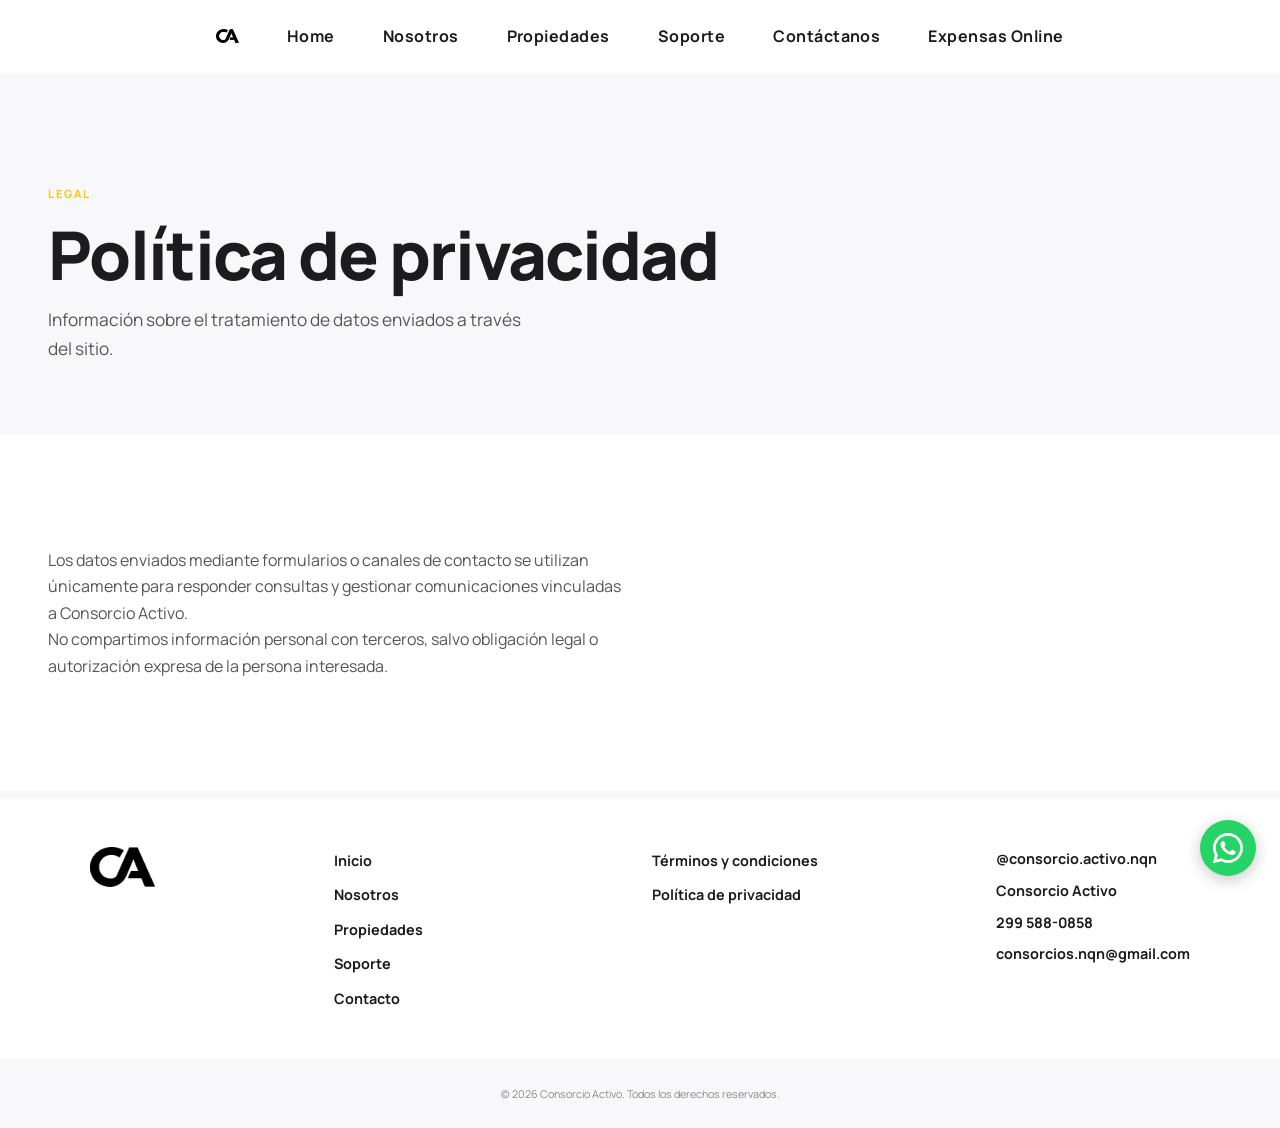
<file: privacidad.html>
<!DOCTYPE html>
<html lang="es" dir="ltr">
<head>
  <meta charset="UTF-8">
  <meta name="viewport" content="width=device-width, initial-scale=1, viewport-fit=cover">
  <title>Política de privacidad · Consorcio Activo</title>
  <meta name="description" content="Política de privacidad y tratamiento de datos del sitio web de Consorcio Activo.">
  <meta name="robots" content="index, follow">
  <meta name="theme-color" content="#FBC603" media="(prefers-color-scheme: light)">
  <meta name="theme-color" content="#1C1B1F" media="(prefers-color-scheme: dark)">
  <link rel="canonical" href="https://consorcioactivo.ar/privacidad.html">
  <meta property="og:type"        content="website">
  <meta property="og:site_name"   content="Consorcio Activo">
  <meta property="og:url"         content="https://consorcioactivo.ar/privacidad.html">
  <meta property="og:title"       content="Política de privacidad · Consorcio Activo">
  <meta property="og:description" content="Política de privacidad y tratamiento de datos del sitio web de Consorcio Activo.">
  <meta property="og:image"       content="https://consorcioactivo.ar/public/images/og-image.png">
  <meta property="og:locale"      content="es_AR">
  <meta name="twitter:card"        content="summary_large_image">
  <meta name="twitter:title"       content="Política de privacidad · Consorcio Activo">
  <meta name="twitter:description" content="Política de privacidad y tratamiento de datos del sitio web de Consorcio Activo.">
  <meta name="twitter:image"       content="https://consorcioactivo.ar/public/images/og-image.png">
  <link rel="icon" type="image/png" sizes="32x32" href="icons/favicon.png">
  <link rel="icon" href="icons/favicon.ico" sizes="any">
  <link rel="icon" type="image/svg+xml" href="icons/favicon.svg">
  <link rel="apple-touch-icon" href="icons/apple-touch-icon.png">
  <link rel="manifest" href="manifest.webmanifest">
  <link rel="preconnect" href="https://fonts.googleapis.com">
  <link rel="preconnect" href="https://fonts.gstatic.com" crossorigin>
  <link rel="stylesheet" href="https://fonts.googleapis.com/css2?family=Manrope:wght@400;500;600;700;800&display=swap">
  <link rel="stylesheet" href="styles.css?v=20260708-08">
</head>
<body>
  <a class="skip-link" href="#main">Saltar al contenido</a>
  <app-nav current="">
    <nav class="nav" aria-label="Navegación principal">

      <a href="index.html" class="nav__logo" aria-label="Consorcio Activo — inicio">
        <img src="public/images/logo horizontal-26-06.png" alt="Consorcio Activo" width="66" height="40">
      </a>

      <ul class="nav-links" role="list" id="nav-links">
        <li><a href="index.html">Home</a></li>
        <li><a href="nosotros.html">Nosotros</a></li>
        <li><a href="propiedades.html">Propiedades</a></li>
        <li><a href="soporte.html">Soporte</a></li>
        <li><a href="contacto.html">Contáctanos</a></li>
        <li><a href="https://propietarios.expensasonline.pro/#/login" target="_blank" rel="noopener noreferrer">Expensas Online</a></li>
      </ul>

      <a href="contacto.html" class="btn btn-brand nav-cta">Contáctanos</a>

      <button class="nav-toggle" aria-label="Abrir menú"
              aria-expanded="false" aria-controls="nav-links">
        <span></span><span></span><span></span>
      </button>

    </nav>
  </app-nav>

  <main id="main">
    <section class="page-hero" aria-labelledby="page-h">
      <div class="inner">
        <p class="section-label">Legal</p>
        <h1 id="page-h">Política de privacidad</h1>
        <p class="hero-lead">Información sobre el tratamiento de datos enviados a través del sitio.</p>
      </div>
    </section>

    <section class="contact-page">
      <div class="inner">
        <p>Los datos enviados mediante formularios o canales de contacto se utilizan únicamente para responder consultas y gestionar comunicaciones vinculadas a Consorcio Activo.</p>
        <p>No compartimos información personal con terceros, salvo obligación legal o autorización expresa de la persona interesada.</p>
      </div>
    </section>
  </main>

  <footer class="site-footer">
    <div class="footer-inner">
      <div class="footer-brand">
        <a href="index.html" class="nav__logo" aria-label="Consorcio Activo — inicio">
          <img src="public/images/logo horizontal-26-06.png" alt="Consorcio Activo"
               width="66" height="40" loading="lazy">
        </a>
      </div>
      <nav class="footer-nav" aria-label="Páginas del sitio">
        <ul role="list">
          <li><a href="index.html">Inicio</a></li>
          <li><a href="nosotros.html">Nosotros</a></li>
          <li><a href="propiedades.html">Propiedades</a></li>
          <li><a href="soporte.html">Soporte</a></li>
          <li><a href="contacto.html">Contacto</a></li>
        </ul>
      </nav>
      <nav class="footer-legal" aria-label="Información legal">
        <ul role="list">
          <li><a href="terminos.html">Términos y condiciones</a></li>
          <li><a href="privacidad.html" aria-current="page">Política de privacidad</a></li>
        </ul>
      </nav>
      <address class="footer-contact">
        <p><a href="https://www.instagram.com/consorcio.activo.nqn"
              target="_blank" rel="noopener noreferrer">@consorcio.activo.nqn</a></p>
        <p>Consorcio Activo</p>
        <p><a href="tel:+5492995880858">299 588-0858</a></p>
        <p><a href="mailto:consorcios.nqn@gmail.com">consorcios.nqn@gmail.com</a></p>
      </address>
    </div>
    <p class="footer-copy">
      <small>© <time datetime="2026">2026</time> Consorcio Activo. Todos los derechos reservados.</small>
    </p>
  </footer>

  <script type="module" src="components/AppNav.js?v=20260708-08"></script>
  <script type="module" src="app.js?v=20260708-08"></script>
</body>
</html>
</file>
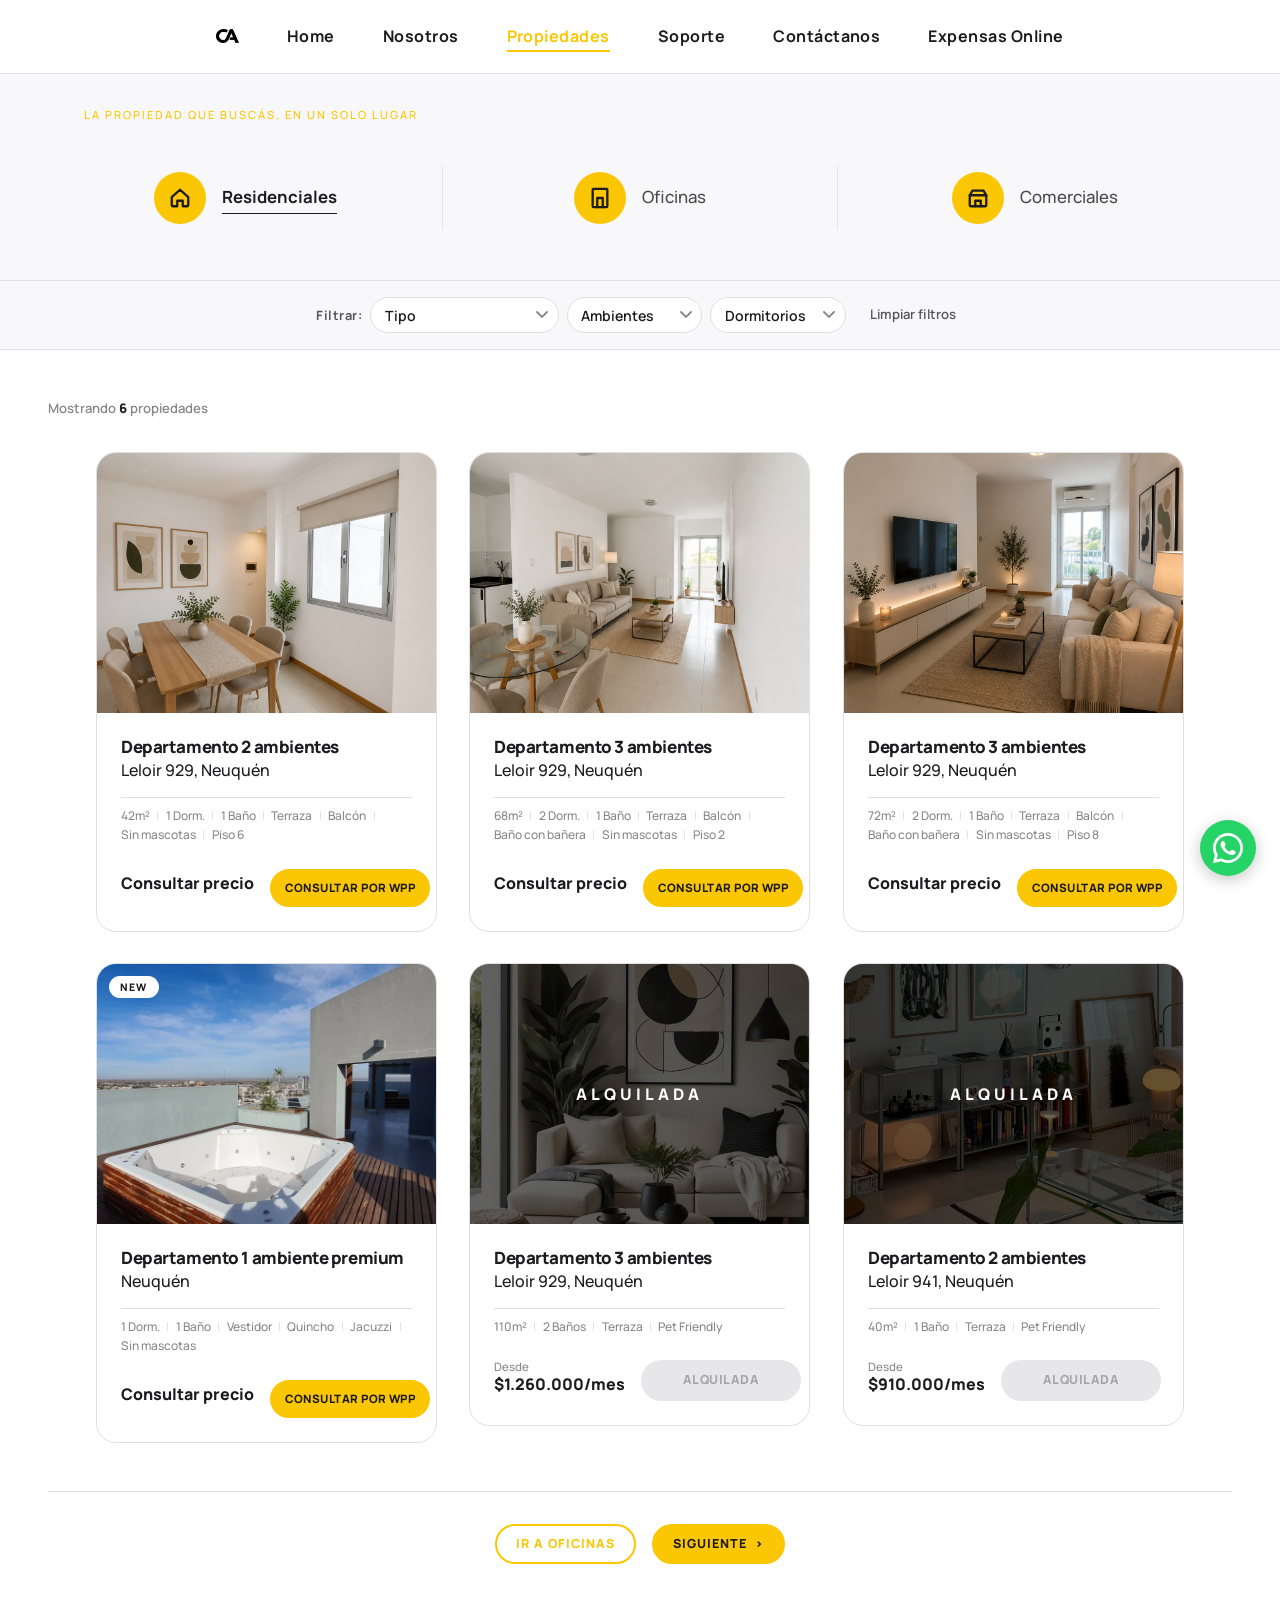
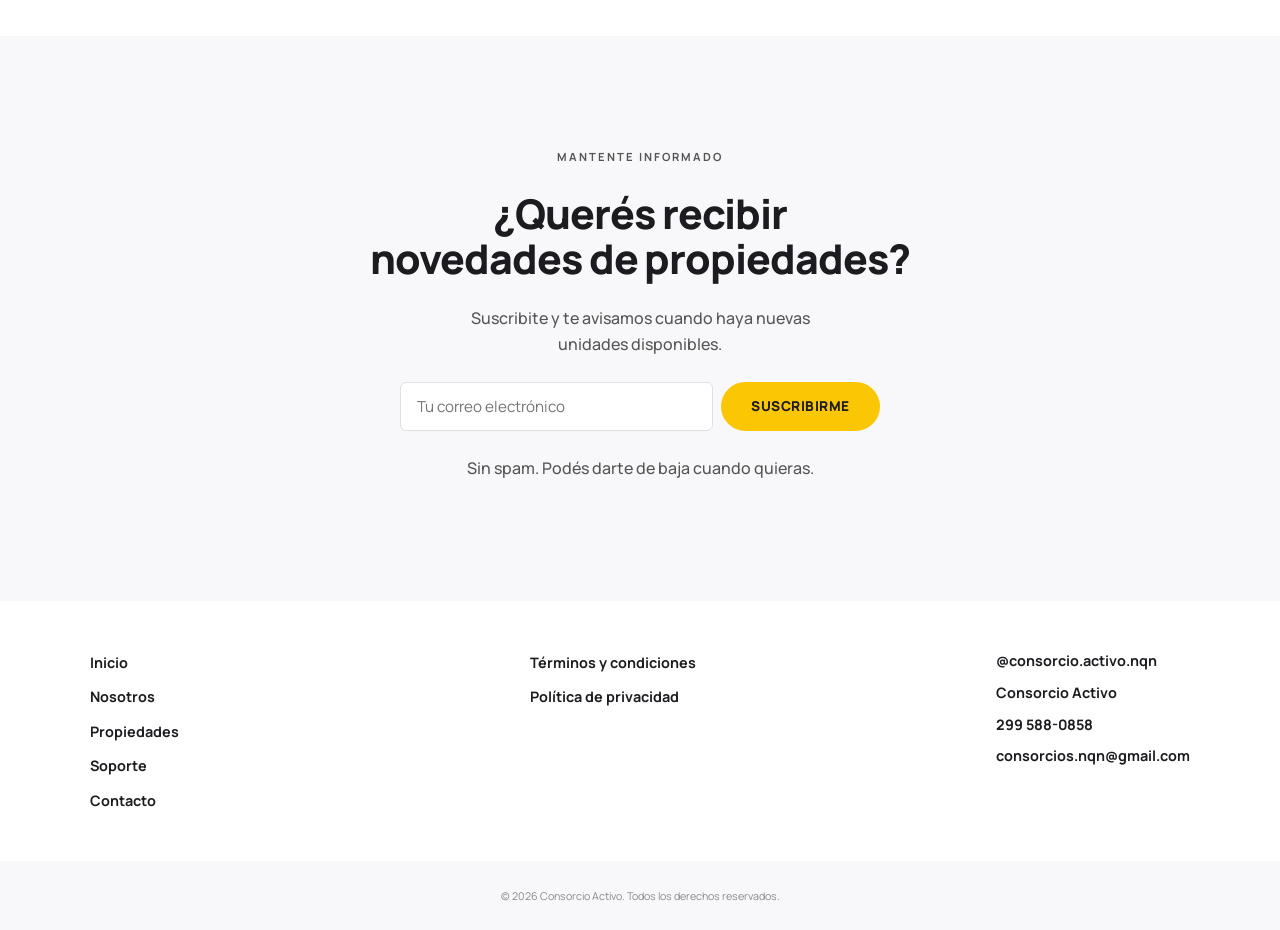
<file: propiedades.html>
<!DOCTYPE html>
<html lang="es" dir="ltr">
<head>
  <meta charset="UTF-8">
  <meta name="viewport" content="width=device-width, initial-scale=1, viewport-fit=cover">
  <title>Propiedades · Consorcio Activo</title>
  <meta name="description" content="Propiedades residenciales, de oficinas y comerciales administradas por Consorcio Activo. Encontrá tu espacio ideal en Neuquén y la región.">
  <meta name="robots" content="index, follow">
  <meta name="theme-color" content="#FBC603" media="(prefers-color-scheme: light)">
  <meta name="theme-color" content="#1C1B1F" media="(prefers-color-scheme: dark)">
  <link rel="canonical" href="https://consorcioactivo.ar/propiedades.html">
  <meta property="og:type"        content="website">
  <meta property="og:site_name"   content="Consorcio Activo">
  <meta property="og:url"         content="https://consorcioactivo.ar/propiedades.html">
  <meta property="og:title"       content="Propiedades · Consorcio Activo">
  <meta property="og:description" content="Residenciales, oficinas y comerciales. Encontrá tu espacio ideal.">
  <meta property="og:image"       content="https://consorcioactivo.ar/public/images/og-image.png">
  <meta property="og:image:width" content="1200">
  <meta property="og:image:height" content="630">
  <meta property="og:locale"      content="es_AR">
  <meta name="twitter:card"        content="summary_large_image">
  <meta name="twitter:title"       content="Propiedades · Consorcio Activo">
  <meta name="twitter:description" content="Residenciales, oficinas y comerciales. Encontrá tu espacio ideal.">
  <meta name="twitter:image"       content="https://consorcioactivo.ar/public/images/og-image.png">
  <link rel="icon" type="image/png" sizes="32x32" href="icons/favicon.png">
  <link rel="icon" href="icons/favicon.ico" sizes="any">
  <link rel="icon" type="image/svg+xml" href="icons/favicon.svg">
  <link rel="apple-touch-icon"    href="icons/apple-touch-icon.png">
  <link rel="manifest"            href="manifest.webmanifest">
  <link rel="preconnect" href="https://fonts.googleapis.com">
  <link rel="preconnect" href="https://fonts.gstatic.com" crossorigin>
  <link rel="stylesheet" href="https://fonts.googleapis.com/css2?family=Manrope:wght@400;500;600;700;800&display=swap">
  <!-- Preload imagen LCP -->
  <link rel="preload" href="public/properties/images/propiedades-26-06.png" as="image" fetchpriority="high">
  <link rel="stylesheet" href="styles.css?v=20260708-08">
</head>
<body>

  <a class="skip-link" href="#main">Saltar al contenido</a>

  <app-nav current="propiedades">
    <nav class="nav" aria-label="Navegación principal">
      <a href="index.html" class="nav__logo" aria-label="Consorcio Activo — inicio">
        <img src="public/images/logo horizontal-26-06.png" alt="Consorcio Activo" width="66" height="40">
      </a>
      <ul class="nav-links" role="list" id="nav-links">
        <li><a href="index.html">Home</a></li>
        <li><a href="nosotros.html">Nosotros</a></li>
        <li><a href="propiedades.html" aria-current="page">Propiedades</a></li>
        <li><a href="soporte.html">Soporte</a></li>
        <li><a href="contacto.html">Contáctanos</a></li>
        <li><a href="https://propietarios.expensasonline.pro/#/login" target="_blank" rel="noopener noreferrer">Expensas Online</a></li>
      </ul>
      <a href="contacto.html" class="btn btn-brand nav-cta">Contáctanos</a>
      <button class="nav-toggle" aria-label="Abrir menú"
              aria-expanded="false" aria-controls="nav-links">
        <span></span><span></span><span></span>
      </button>
    </nav>
  </app-nav>

  <main id="main">

    <!-- ── HERO ──────────────────────────────────────────────── -->
   

    <!-- ── TABS DE CATEGORÍA ─────────────────────────────────── -->
    <section class="prop-tabs-section" aria-label="Categorías de propiedades">
      <div class="inner">
        <p class="section-label prop-tabs-label">La propiedad que buscás, en un solo lugar</p>
        <nav class="prop-tabs" role="tablist" aria-label="Tipos de propiedad">

          <button class="prop-tab prop-tab--active" role="tab"
                  aria-selected="true" data-tipo="residencial">
            <span class="prop-tab-icon" aria-hidden="true">
              <!-- Casa minimalista: trazo grueso, forma simple -->
              <svg width="22" height="22" viewBox="0 0 24 24" fill="none" stroke="currentColor" stroke-width="2.5" stroke-linecap="round" stroke-linejoin="round">
                <path d="M3 11L12 3l9 8v9a1 1 0 0 1-1 1H15v-6H9v6H4a1 1 0 0 1-1-1z"/>
              </svg>
            </span>
            <span class="prop-tab-label">Residenciales</span>
          </button>

          <span class="prop-tab-sep" aria-hidden="true"></span>

          <button class="prop-tab" role="tab"
                  aria-selected="false" data-tipo="oficina">
            <span class="prop-tab-icon" aria-hidden="true">
              <!-- Edificio minimalista: trazo grueso, sin grilla interna -->
              <svg width="22" height="22" viewBox="0 0 24 24" fill="none" stroke="currentColor" stroke-width="2.5" stroke-linecap="round" stroke-linejoin="round">
                <rect x="4" y="2" width="16" height="20" rx="1"/>
                <path d="M9 22V12h6v10"/>
              </svg>
            </span>
            <span class="prop-tab-label">Oficinas</span>
          </button>

          <span class="prop-tab-sep" aria-hidden="true"></span>

          <button class="prop-tab" role="tab"
                  aria-selected="false" data-tipo="comercial">
            <span class="prop-tab-icon" aria-hidden="true">
              <!-- Local comercial: frente simple con toldo -->
              <svg width="22" height="22" viewBox="0 0 24 24" fill="none" stroke="currentColor" stroke-width="2.5" stroke-linecap="round" stroke-linejoin="round">
                <path d="M3 9h18v11a1 1 0 0 1-1 1H4a1 1 0 0 1-1-1z"/>
                <path d="M3 9L6 4h12l3 5"/>
                <path d="M9 21v-6h6v6"/>
              </svg>
            </span>
            <span class="prop-tab-label">Comerciales</span>
          </button>

        </nav>
      </div>
    </section>

    <!-- ── FILTROS ──────────────────────────────────────────────── -->
    <div class="prop-filters" id="prop-filters" role="search" aria-label="Filtros de propiedades">
      <div class="prop-filters-inner">
        <span class="prop-filter-label">Filtrar:</span>
        <select class="prop-filter-select" id="filter-tipo" aria-label="Tipo de propiedad">
          <option value="">Tipo</option>
          <option value="residencial">Departamento / Casa</option>
          <option value="oficina">Oficina</option>
          <option value="comercial">Local Comercial</option>
        </select>
        <select class="prop-filter-select" id="filter-ambientes" aria-label="Cantidad de ambientes">
          <option value="">Ambientes</option>
          <option value="1">1 ambiente</option>
          <option value="2">2 ambientes</option>
          <option value="3">3+ ambientes</option>
        </select>
        <select class="prop-filter-select" id="filter-dormitorios" aria-label="Dormitorios">
          <option value="">Dormitorios</option>
          <option value="1">1 dormitorio</option>
          <option value="2">2 dormitorios</option>
        </select>
        <button type="button" class="prop-filter-reset" id="filter-reset">
          Limpiar filtros
        </button>
      </div>
    </div>

    <!-- ── PANEL DE PROPIEDADES ───────────────────────────────── -->
    <section class="prop-panel" id="prop-panel" aria-live="polite">
      <div class="inner">
        <div class="prop-panel-header">
          <p class="prop-counter" id="prop-counter">Cargando propiedades…</p>
        </div>
        <ul class="properties-grid" id="prop-grid" role="list">
          <!-- Renderizado dinámico desde data/properties.js vía services/API.js -->
        </ul>

        <!-- ── Navegación entre categorías ── -->
        <nav class="prop-panel-nav" id="prop-nav" aria-label="Navegar entre categorías">
          <button class="prop-nav-btn btn btn-outline btn-sm" id="prop-nav-btn">
            IR A OFICINAS
          </button>
          <button class="prop-nav-next btn btn-brand btn-sm" id="prop-nav-next">
            Siguiente <span aria-hidden="true">›</span>
          </button>
        </nav>
      </div>
    </section>

    <!-- ── NEWSLETTER ──────────────────────────────────────────── -->
    <section class="newsletter-section" aria-labelledby="newsletter-h">
      <div class="newsletter-inner">
        <span class="section-label">Mantente informado</span>
        <h2 id="newsletter-h">¿Querés recibir<br>novedades de propiedades?</h2>
        <p>Suscribite y te avisamos cuando haya nuevas unidades disponibles.</p>
        <form class="newsletter-form" id="newsletter-form" novalidate>
          <input type="email" class="newsletter-input" id="newsletter-email"
                 placeholder="Tu correo electrónico" autocomplete="email" required
                 aria-label="Correo electrónico">
          <button type="submit" class="btn btn-brand">Suscribirme</button>
        </form>
        <p class="newsletter-disclaimer">Sin spam. Podés darte de baja cuando quieras.</p>
      </div>
    </section>

  </main>

  <footer class="site-footer">
    <div class="footer-inner">
      <nav class="footer-nav" aria-label="Páginas del sitio">
        <ul role="list">
          <li><a href="index.html">Inicio</a></li>
          <li><a href="nosotros.html">Nosotros</a></li>
          <li><a href="propiedades.html">Propiedades</a></li>
          <li><a href="soporte.html">Soporte</a></li>
          <li><a href="contacto.html">Contacto</a></li>
        </ul>
      </nav>
      <nav class="footer-legal" aria-label="Información legal">
        <ul role="list">
          <li><a href="terminos.html">Términos y condiciones</a></li>
          <li><a href="privacidad.html">Política de privacidad</a></li>
        </ul>
      </nav>
      <address class="footer-contact">
        <p><a href="https://www.instagram.com/consorcio.activo.nqn"
              target="_blank" rel="noopener noreferrer">@consorcio.activo.nqn</a></p>
        <p>Consorcio Activo</p>
        <p><a href="tel:+5492995880858">299 588-0858</a></p>
        <p><a href="mailto:consorcios.nqn@gmail.com">consorcios.nqn@gmail.com</a></p>
      </address>
    </div>
    <p class="footer-copy">
      <small>© <time datetime="2026">2026</time> Consorcio Activo. Todos los derechos reservados.</small>
    </p>
  </footer>

  <!-- ── LIGHTBOX DE PROPIEDADES ──────────────────────────────── -->
  <dialog id="prop-lightbox" class="prop-lightbox"
          aria-label="Visor de fotos de la propiedad"
          aria-modal="true">
    <button class="plb-close" aria-label="Cerrar visor">&#215;</button>
    <span  class="plb-counter" aria-live="polite" aria-atomic="true"></span>
    <div   class="plb-track-wrap">
      <div class="plb-track" id="plb-track"></div>
      <button class="plb-btn plb-btn--prev" aria-label="Foto anterior">&#8249;</button>
      <button class="plb-btn plb-btn--next" aria-label="Foto siguiente">&#8250;</button>
    </div>
  </dialog>

  <script>
  /* ── Lightbox de propiedades ─────────────────────────────────
     Único visor reutilizado por todas las property-card.
     Se alimenta de window.app.store.properties — funciona
     automáticamente con cualquier propiedad nueva.
  ────────────────────────────────────────────────────────────── */
  window.propLightbox = (() => {
    const dialog  = document.getElementById('prop-lightbox');
    const track   = document.getElementById('plb-track');
    const counter = dialog.querySelector('.plb-counter');
    const btnPrev = dialog.querySelector('.plb-btn--prev');
    const btnNext = dialog.querySelector('.plb-btn--next');
    const btnClose = dialog.querySelector('.plb-close');

    let _images  = [];
    let _current = 0;

    /* ── Navegar a un índice ────────────────────────────────── */
    const goTo = (idx, behavior = 'smooth') => {
      const total = _images.length;
      _current = ((idx % total) + total) % total;
      track.scrollTo({ left: _current * track.offsetWidth, behavior });
      counter.textContent = `${_current + 1} / ${total}`;
    };

    /* ── Abrir con propId y slide de inicio ─────────────────── */
    const open = (propId, startIdx = 0) => {
      const prop = window.app?.store?.properties?.find(p => p.id === propId);
      if (!prop) return;

      _images = Array.isArray(prop.imagenes) && prop.imagenes.length
        ? prop.imagenes
        : (prop.imagen ? [prop.imagen] : []);

      if (!_images.length) return;

      /* Poblar slides — solo la primera imagen de la vista se carga eager */
      track.innerHTML = _images.map((src, i) =>
        `<div class="plb-slide">
           <img src="${src}"
                alt="${prop.titulo} — foto ${i + 1}"
                loading="${i === startIdx ? 'eager' : 'lazy'}">
         </div>`
      ).join('');

      dialog.showModal();

      /* Ir al slide tocado sin animación (instant) */
      requestAnimationFrame(() => goTo(startIdx, 'instant'));
    };

    const close = () => {
      dialog.close();
      /* Limpiar slides al cerrar para liberar memoria */
      setTimeout(() => { track.innerHTML = ''; _images = []; _current = 0; }, 300);
    };

    /* ── Controles ──────────────────────────────────────────── */
    btnPrev?.addEventListener('click',  () => goTo(_current - 1));
    btnNext?.addEventListener('click',  () => goTo(_current + 1));
    btnClose?.addEventListener('click', close);

    /* Backdrop click cierra */
    dialog.addEventListener('click', e => { if (e.target === dialog) close(); });

    /* Teclado ← → */
    dialog.addEventListener('keydown', e => {
      if (e.key === 'ArrowLeft')  goTo(_current - 1);
      if (e.key === 'ArrowRight') goTo(_current + 1);
    });

    /* Sincronizar contador al hacer swipe táctil */
    let _scrollTimer;
    track.addEventListener('scroll', () => {
      clearTimeout(_scrollTimer);
      _scrollTimer = setTimeout(() => {
        const idx = Math.round(track.scrollLeft / track.offsetWidth);
        if (idx !== _current) {
          _current = idx;
          counter.textContent = `${_current + 1} / ${_images.length}`;
        }
      }, 50);
    }, { passive: true });

    return { open, close };
  })();
  </script>

  <script type="module" src="components/AppNav.js?v=20260708-08"></script>
  <script type="module" src="components/PropertyCard.js?v=20260708-08"></script>
  <script type="module" src="app.js?v=20260708-08"></script>

  <!-- Inicialización de propiedades -->
  <script type="module">
    // Flujo de datos: propiedades.html → API.js → data/properties.js → PropertyStore → PropertyCard
    // Para agregar/editar/sacar una propiedad, solo tocar data/properties.js + sw.js (PROP_IMAGES).
    import PropertyStore      from './services/PropertyStore.js?v=20260708-08';
    import { loadProperties } from './services/Properties.js?v=20260708-08';

    // Exponer store globalmente para PropertyCard
    window.app         = window.app || {};
    window.app.store   = PropertyStore;

    const grid    = document.getElementById('prop-grid');
    const counter = document.getElementById('prop-counter');
    const tabs    = document.querySelectorAll('.prop-tab');
    const navBtn  = document.getElementById('prop-nav-btn');
    const navNext = document.getElementById('prop-nav-next');

    // Orden y labels de los tipos
    const TIPOS = [
      { tipo: 'residencial', label: 'Residenciales' },
      { tipo: 'oficina',     label: 'Oficinas'       },
      { tipo: 'comercial',   label: 'Comerciales'    },
    ];

    let filtroActivo = 'residencial';

    // ── Actualiza el botón de nav con el tipo siguiente ──────────
    function updateNav() {
      const idx     = TIPOS.findIndex(t => t.tipo === filtroActivo);
      const next    = TIPOS[(idx + 1) % TIPOS.length];
      navBtn.textContent  = `IR A ${next.label.toUpperCase()}`;
      navNext.innerHTML   = `Siguiente <span aria-hidden="true">›</span>`;
    }

    // ── Activa un tab por tipo ───────────────────────────────────
    function activarTab(tipo) {
      tabs.forEach(t => {
        const isActive = t.dataset.tipo === tipo;
        t.classList.toggle('prop-tab--active', isActive);
        t.setAttribute('aria-selected', isActive ? 'true' : 'false');
      });
      filtroActivo = tipo;
      renderCards();
      updateNav();
      document.getElementById('prop-panel')
        .scrollIntoView({ behavior: 'smooth', block: 'start' });
    }

    // ── Referencia a los filtros ────────────────────────────────
    const selTipo        = document.getElementById('filter-tipo');
    const selAmbientes   = document.getElementById('filter-ambientes');
    const selDormitorios = document.getElementById('filter-dormitorios');
    const btnReset       = document.getElementById('filter-reset');

    // ── Render de cards con filtros ─────────────────────────────
    function renderCards() {
      const props = window.app.store.properties;
      if (!props) return;

      const fTipo        = selTipo.value;
      const fAmbientes   = parseInt(selAmbientes.value, 10) || 0;
      const fDormitorios = parseInt(selDormitorios.value, 10) || 0;

      let filtradas = props.filter(p => p.activa && p.tipo === filtroActivo);

      // Aplicar filtros adicionales del bar
      if (fTipo)        filtradas = filtradas.filter(p => p.tipo === fTipo);
      if (fAmbientes)   filtradas = filtradas.filter(p => fAmbientes === 3
        ? p.ambientes >= 3
        : p.ambientes === fAmbientes);
      if (fDormitorios) filtradas = filtradas.filter(p => p.dormitorios >= fDormitorios);

      counter.innerHTML = filtradas.length > 0
        ? `Mostrando <strong>${filtradas.length}</strong> propiedad${filtradas.length !== 1 ? 'es' : ''}`
        : `<em>Sin propiedades que coincidan con los filtros.</em>`;

      grid.innerHTML = '';
      filtradas.forEach((p, idx) => {
        const li   = document.createElement('li');
        const card = document.createElement('property-card');
        card.dataset.id = p.id;
        /* Solo el primer card above-the-fold carga su imagen en eager */
        if (idx === 0) card.dataset.eager = '';
        /* Cards con página de detalle propia */
        if (p.id === 1) card.dataset.detalle = 'vista-detalle/id1.html';
        if (p.id === 2) card.dataset.detalle = 'vista-detalle/id2.html';
        if (p.id === 3) card.dataset.detalle = 'vista-detalle/id3.html';
        if (p.id === 4) card.dataset.detalle = 'vista-detalle/id4.html';
        li.appendChild(card);
        grid.appendChild(li);
      });
    }

    // ── Escucha cambios en los filtros ──────────────────────────
    [selTipo, selAmbientes, selDormitorios].forEach(sel =>
      sel.addEventListener('change', renderCards)
    );
    btnReset?.addEventListener('click', () => {
      selTipo.value = '';
      selAmbientes.value = '';
      selDormitorios.value = '';
      renderCards();
    });

    // ── Newsletter (simple UX) ──────────────────────────────────
    document.getElementById('newsletter-form')?.addEventListener('submit', (e) => {
      e.preventDefault();
      const email = document.getElementById('newsletter-email').value;
      if (!email) return;
      const btn = e.target.querySelector('[type="submit"]');
      btn.textContent = '¡Listo!';
      btn.disabled = true;
      setTimeout(() => { btn.textContent = 'Suscribirme'; btn.disabled = false; }, 3000);
    });

    // ── Tabs ────────────────────────────────────────────────────
    tabs.forEach(tab => {
      tab.addEventListener('click', () => activarTab(tab.dataset.tipo));
    });

    // ── Botones de navegación ───────────────────────────────────
    navBtn.addEventListener('click', () => {
      const idx  = TIPOS.findIndex(t => t.tipo === filtroActivo);
      const next = TIPOS[(idx + 1) % TIPOS.length];
      activarTab(next.tipo);
    });
    navNext.addEventListener('click', () => {
      const idx  = TIPOS.findIndex(t => t.tipo === filtroActivo);
      const next = TIPOS[(idx + 1) % TIPOS.length];
      activarTab(next.tipo);
    });

    // ── Carga inicial ───────────────────────────────────────────
    // El event listener debe estar registrado ANTES de llamar loadProperties(),
    // porque loadProperties() setea el store sincrónicamente (vía API.js local).
    window.addEventListener('apppropertieschange', () => {
      renderCards();
      updateNav();
    });
    loadProperties(); // API.js → data/properties.js → store → dispara 'apppropertieschange'
  </script>

</body>
</html>
</file>
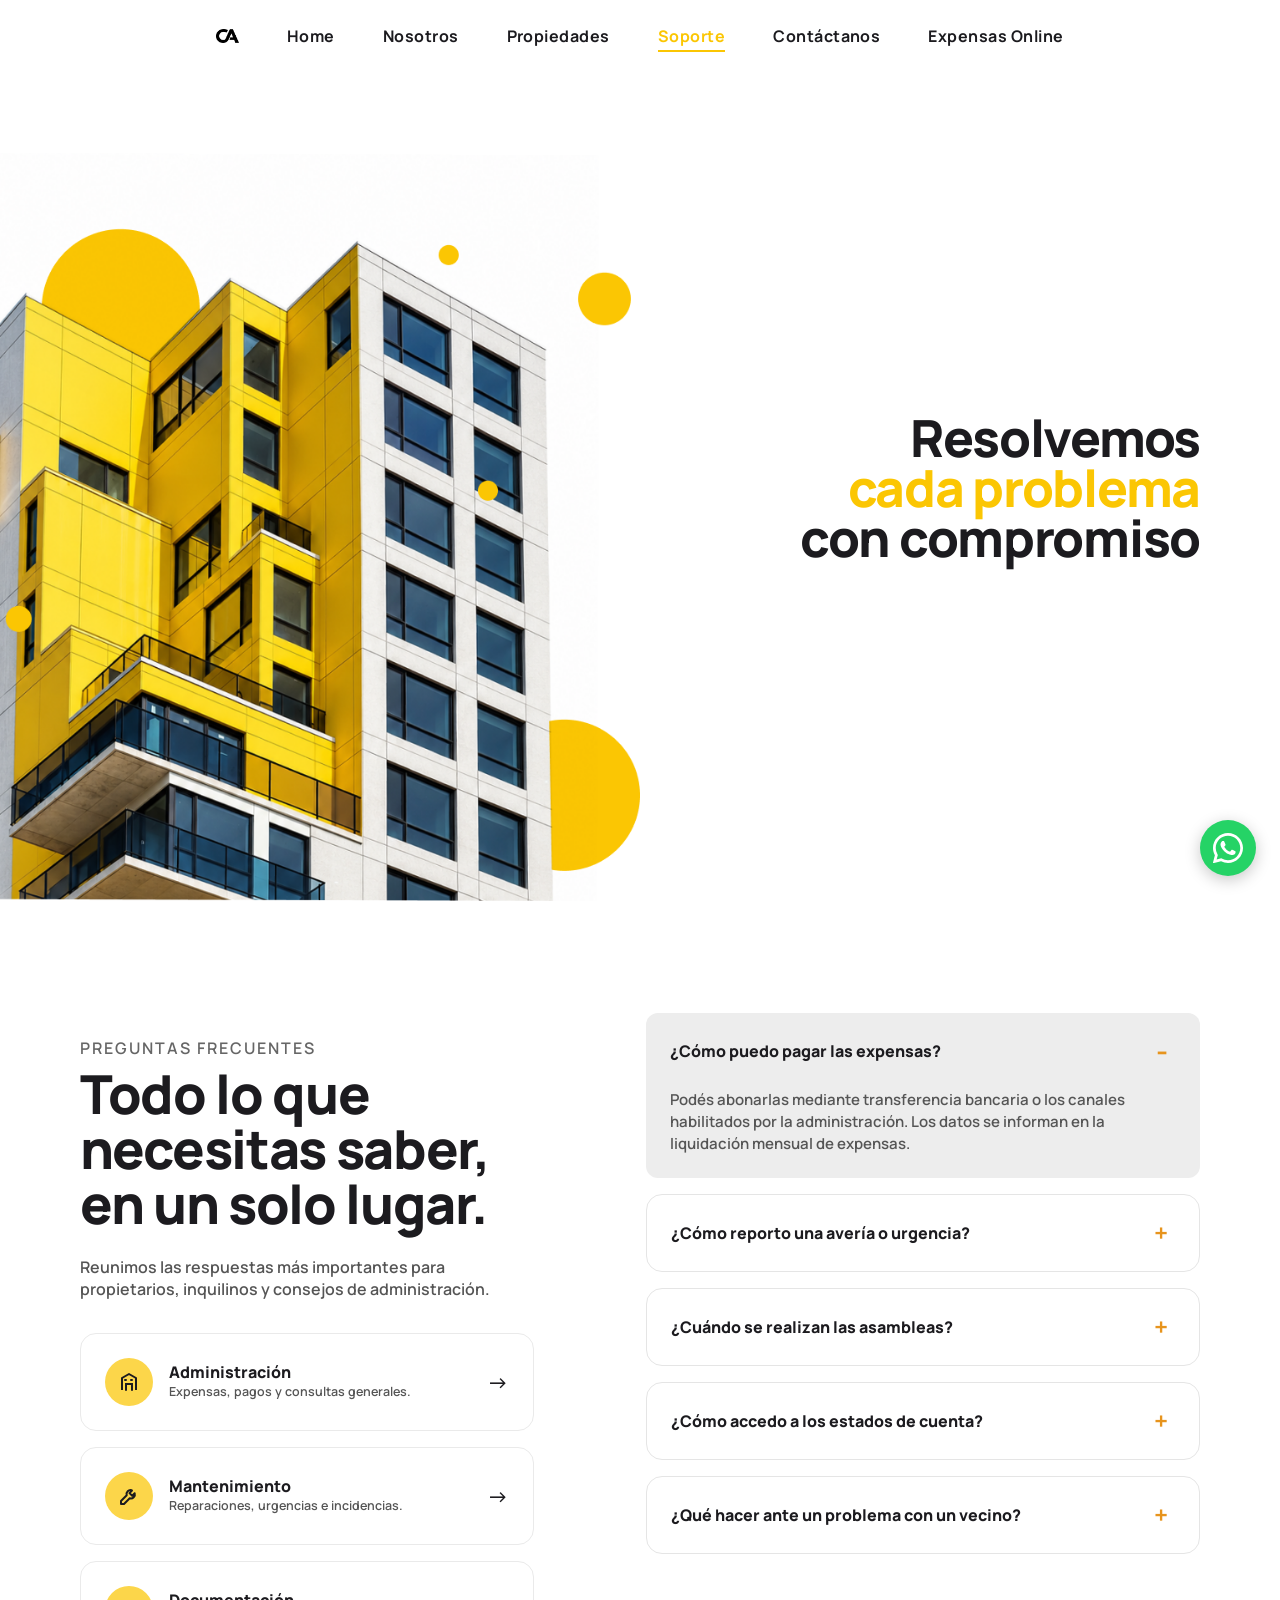
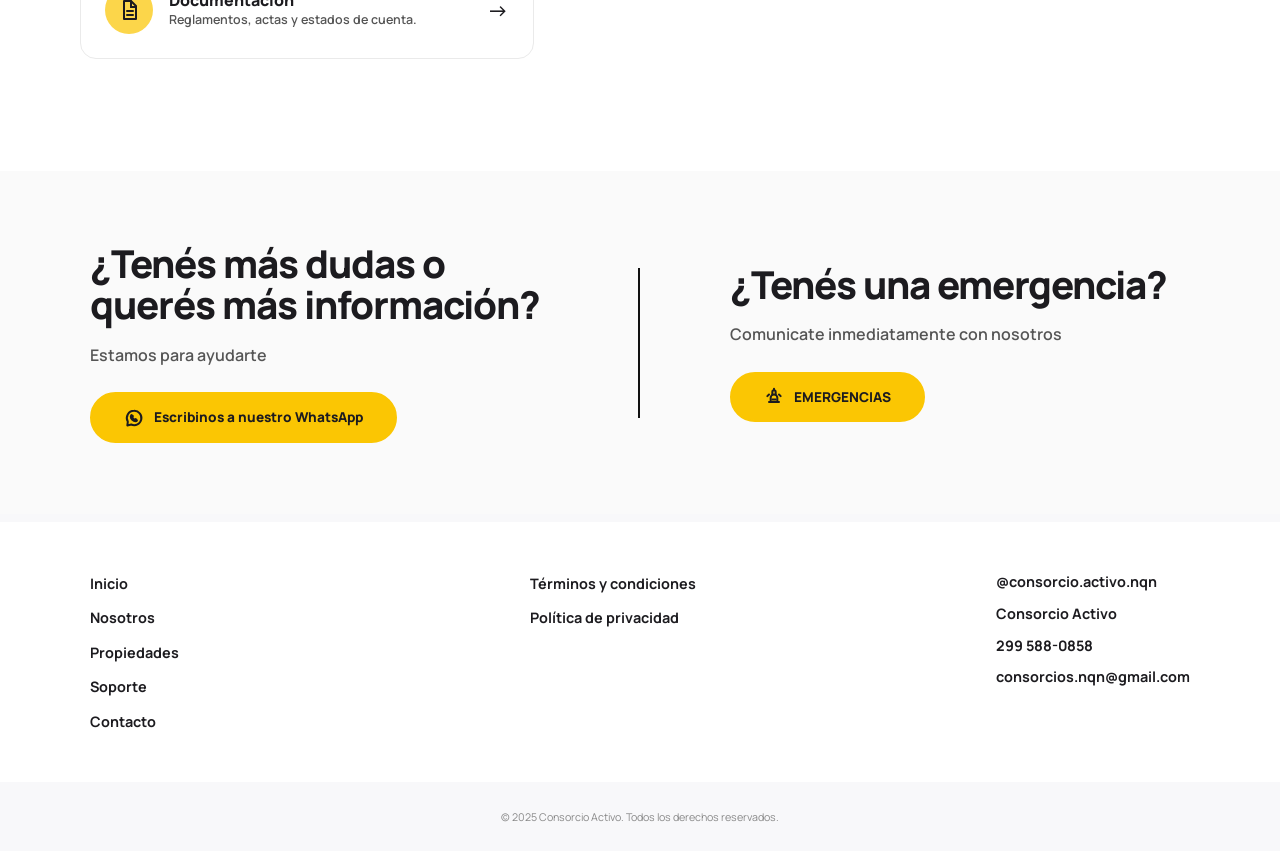
<file: soporte.html>
<!DOCTYPE html>
<html lang="es" dir="ltr">
<head>
  <meta charset="UTF-8">
  <meta name="viewport" content="width=device-width, initial-scale=1, viewport-fit=cover">
  <title>Soporte · Consorcio Activo</title>
  <meta name="description" content="Soporte técnico y atención a propietarios de Consorcio Activo. Reportá incidencias, consultá expensas o solicitá asistencia.">
  <meta name="robots" content="index, follow">
  <meta name="theme-color" content="#FBC603" media="(prefers-color-scheme: light)">
  <meta name="theme-color" content="#1C1B1F" media="(prefers-color-scheme: dark)">
  <link rel="canonical" href="https://consorcioactivo.ar/soporte.html">
  <meta property="og:type"        content="website">
  <meta property="og:site_name"   content="Consorcio Activo">
  <meta property="og:url"         content="https://consorcioactivo.ar/soporte.html">
  <meta property="og:title"       content="Soporte · Consorcio Activo">
  <meta property="og:description" content="Reportá incidencias, consultá expensas y obtené asistencia.">
  <meta property="og:image"       content="https://consorcioactivo.ar/public/images/og-image.png">
  <meta property="og:image:width" content="1200">
  <meta property="og:image:height" content="630">
  <meta property="og:locale"      content="es_AR">
  <meta name="twitter:card"        content="summary_large_image">
  <meta name="twitter:title"       content="Soporte · Consorcio Activo">
  <meta name="twitter:description" content="Reportá incidencias, consultá expensas y obtené asistencia.">
  <meta name="twitter:image"       content="https://consorcioactivo.ar/public/images/og-image.png">
  <link rel="icon" type="image/png" sizes="32x32" href="icons/favicon.png">
  <link rel="icon" href="icons/favicon.ico" sizes="any">
  <link rel="icon" type="image/svg+xml" href="icons/favicon.svg">
  <link rel="apple-touch-icon"    href="icons/apple-touch-icon.png">
  <link rel="manifest"            href="manifest.webmanifest">
  <link rel="preconnect" href="https://fonts.googleapis.com">
  <link rel="preconnect" href="https://fonts.gstatic.com" crossorigin>
  <link rel="stylesheet" href="https://fonts.googleapis.com/css2?family=Manrope:wght@400;500;600;700;800&display=swap">
  <link rel="stylesheet" href="styles.css?v=20260708-08">
  <link rel="preload" href="public/images/soporte-hero_image.png" as="image" fetchpriority="high">
</head>
<body>

  <a class="skip-link" href="#main">Saltar al contenido</a>

  <app-nav current="soporte">
    <nav class="nav" aria-label="Navegación principal">

      <a href="index.html" class="nav__logo" aria-label="Consorcio Activo — inicio">
        <img src="public/images/logo horizontal-26-06.png" alt="Consorcio Activo" width="66" height="40">
      </a>

      <ul class="nav-links" role="list" id="nav-links">
        <li><a href="index.html">Home</a></li>
        <li><a href="nosotros.html">Nosotros</a></li>
        <li><a href="propiedades.html">Propiedades</a></li>
        <li><a href="soporte.html" aria-current="page">Soporte</a></li>
        <li><a href="contacto.html">Contáctanos</a></li>
        <li><a href="https://propietarios.expensasonline.pro/#/login" target="_blank" rel="noopener noreferrer">Expensas Online</a></li>
      </ul>

      <a href="contacto.html" class="btn btn-brand nav-cta">Contáctanos</a>

      <button class="nav-toggle" aria-label="Abrir menú"
              aria-expanded="false" aria-controls="nav-links">
        <span></span><span></span><span></span>
      </button>

    </nav>
  </app-nav>

  <main id="main" class="support-page">

    <section class="support-hero" aria-labelledby="support-h">
      <img class="support-hero-bg" src="public/images/soporte-hero_image.png" alt="" loading="eager" fetchpriority="high">

      <div class="support-hero-inner">
        <div class="support-hero-content">
          <h1 id="support-h">
            <span>Resolvemos </span>
  <em class="accent">cada problema</em></span>
            <span>con compromiso</em></span>
          </h1>
        </div>
      </div>
    </section>

    <section class="support-faq" aria-labelledby="support-faq-h">
      <div class="support-faq-inner">
        <div class="support-faq-intro">
          <p class="section-label">Preguntas frecuentes</p>
          <h2 id="support-faq-h">Todo lo que necesitas saber, en un solo lugar.</h2>
          <p>
            Reunimos las respuestas más importantes para propietarios, inquilinos y consejos de administración.
          </p>

          <ul class="support-topic-list" role="list">
            <li role="button" tabindex="0" data-modal="modal-admin"
                aria-haspopup="dialog" aria-label="Abrir sección Administración">
              <span class="support-topic-icon" aria-hidden="true">
                <svg viewBox="0 0 24 24" focusable="false">
                  <path d="M5 20V8l7-4 7 4v12" fill="none" stroke="currentColor" stroke-width="2" stroke-linejoin="round"/>
                  <path d="M9 20v-6h6v6M8 10h1M14 10h1" fill="none" stroke="currentColor" stroke-width="2" stroke-linecap="round"/>
                </svg>
              </span>
              <span class="support-topic-copy">
                <strong>Administración</strong>
                <small>Expensas, pagos y consultas generales.</small>
              </span>
              <span class="support-topic-arrow" aria-hidden="true">→</span>
            </li>
            <li>
              <span class="support-topic-icon" aria-hidden="true">
                <svg viewBox="0 0 24 24" focusable="false">
                  <path d="M14.7 6.3a4 4 0 0 0-5 5L4 17v3h3l5.7-5.7a4 4 0 0 0 5-5l-2.5 2.5-2.7-2.7 2.5-2.5Z" fill="none" stroke="currentColor" stroke-width="2" stroke-linejoin="round"/>
                </svg>
              </span>
              <span class="support-topic-copy">
                <strong>Mantenimiento</strong>
                <small>Reparaciones, urgencias e incidencias.</small>
              </span>
              <span class="support-topic-arrow" aria-hidden="true">→</span>
            </li>
            <li>
              <span class="support-topic-icon" aria-hidden="true">
                <svg viewBox="0 0 24 24" focusable="false">
                  <path d="M7 3h7l5 5v13H7z" fill="none" stroke="currentColor" stroke-width="2" stroke-linejoin="round"/>
                  <path d="M14 3v6h5M10 13h6M10 17h6" fill="none" stroke="currentColor" stroke-width="2" stroke-linecap="round"/>
                </svg>
              </span>
              <span class="support-topic-copy">
                <strong>Documentación</strong>
                <small>Reglamentos, actas y estados de cuenta.</small>
              </span>
              <span class="support-topic-arrow" aria-hidden="true">→</span>
            </li>
          </ul>
        </div>

        <div class="support-accordion" aria-label="Preguntas frecuentes">
          <details class="support-accordion-item" open>
            <summary>¿Cómo puedo pagar las expensas?</summary>
            <p>
              Podés abonarlas mediante transferencia bancaria o los canales
              habilitados por la administración. Los datos se informan en la
              liquidación mensual de expensas.
            </p>
          </details>
          <details class="support-accordion-item">
            <summary>¿Cómo reporto una avería o urgencia?</summary>
            <p>
              Para urgencias comunicate por teléfono o WhatsApp. Para incidencias
              no urgentes, enviá el detalle por los canales de soporte.
            </p>
          </details>
          <details class="support-accordion-item">
            <summary>¿Cuándo se realizan las asambleas?</summary>
            <p>
              Las asambleas ordinarias se convocan una vez al año y las
              extraordinarias cuando lo requiere el consorcio.
            </p>
          </details>
          <details class="support-accordion-item">
            <summary>¿Cómo accedo a los estados de cuenta?</summary>
            <p>
              Se envían al correo registrado. Si necesitás un período anterior,
              podés solicitarlo a la administración.
            </p>
          </details>
          <details class="support-accordion-item">
            <summary>¿Qué hacer ante un problema con un vecino?</summary>
            <p>
              Escribinos con el detalle del caso para evaluar la situación según
              el reglamento vigente del consorcio.
            </p>
          </details>
        </div>
      </div>
    </section>

    <section class="support-quick-contact" aria-labelledby="support-contact-h">
      <div class="support-contact-panel">
        <article class="support-contact-item support-contact-item--split">
          <h2 id="support-contact-h">¿Tenés más dudas o querés más información?</h2>
          <p>Estamos para ayudarte</p>
          <a href="https://wa.me/5492995880858" class="btn btn-brand support-contact-btn" target="_blank" rel="noopener noreferrer">
            <svg viewBox="0 0 24 24" aria-hidden="true" focusable="false">
              <path d="M12 3.4a8.6 8.6 0 0 0-7.4 13L4 21l4.7-1.2A8.6 8.6 0 1 0 12 3.4Z" fill="none" stroke="currentColor" stroke-width="2" stroke-linejoin="round"/>
              <path d="M8.9 8.6c-.25.2-.75.8-.75 1.75 0 2.45 3.1 5.45 5.6 5.45.9 0 1.55-.48 1.75-.75l-.95-1.5c-.15-.25-.45-.35-.7-.2l-.85.52c-.25.15-.55.13-.78-.05a8.6 8.6 0 0 1-2.1-2.1c-.18-.23-.2-.53-.05-.78l.52-.85c.15-.25.05-.55-.2-.7l-1.5-.95Z" fill="none" stroke="currentColor" stroke-width="2" stroke-linecap="round" stroke-linejoin="round"/>
            </svg>
            Escribinos a nuestro WhatsApp
          </a>
        </article>

        <article class="support-contact-item">
          <h2>¿Tenés una emergencia?</h2>
          <p>Comunicate inmediatamente con nosotros</p>
          <a href="tel:+5492995880858" class="btn btn-brand support-contact-btn">
            <svg viewBox="0 0 24 24" aria-hidden="true" focusable="false">
              <path d="M8 18v-5a4 4 0 0 1 8 0v5" fill="none" stroke="currentColor" stroke-width="2" stroke-linejoin="round"/>
              <path d="M6 18h12M10 9V6a2 2 0 0 1 4 0v3M4 11l2-2M20 11l-2-2M12 2v2" fill="none" stroke="currentColor" stroke-width="2" stroke-linecap="round"/>
              <path d="M10 15h4" fill="none" stroke="currentColor" stroke-width="2" stroke-linecap="round"/>
            </svg>
            EMERGENCIAS
          </a>
        </article>
      </div>
    </section>

  </main>

  <!-- ── MODAL ADMINISTRACIÓN ─────────────────────────────────── -->
  <dialog class="support-modal" id="modal-admin" aria-labelledby="modal-admin-title">
    <div class="support-modal-inner">

      <button class="support-modal-close" type="button" aria-label="Cerrar">✕</button>

      <div class="support-modal-head">
        <span class="support-modal-icon" aria-hidden="true">
          <svg viewBox="0 0 24 24" fill="none" stroke="currentColor" stroke-width="2" stroke-linejoin="round">
            <path d="M5 20V8l7-4 7 4v12"/>
            <path d="M9 20v-6h6v6M8 10h1M14 10h1" stroke-linecap="round"/>
          </svg>
        </span>
        <h2 id="modal-admin-title" class="support-modal-title">Administración</h2>
      </div>

          <!-- Pregunta 1 -->
<p class="modal-question">1. ¿Cómo instalar la app de "expensas online"?</p>

<div class="modal-card-row">
<div class="modal-tutorial-grid">

  <!-- Tutorial App Store -->
  <div class="modal-tutorial-item">

    <p class="modal-video-title">Desde App Store</p>

    <div class="modal-card modal-card--video">
      <iframe
        src="https://www.youtube.com/embed/pc3T-j0Ajlg"
        title="Instalar aplicación desde App Store"
        frameborder="0"
        allowfullscreen>
      </iframe>
    </div>

    <div class="modal-card modal-card--video">
      <img class="modal-card-video"
           src="public/support-modal/1 DESDE APP STORE.png"
           alt="Instructivo para instalar desde App Store">
    </div>

    <a class="modal-download-link"
       href="public/support-modal/1 DESDE APP STORE.png"
       download>
       Descargar instructivo
    </a>

  </div>


  <!-- Tutorial Recibo -->
  <div class="modal-tutorial-item">

    <p class="modal-video-title">Desde recibo</p>

    <div class="modal-card modal-card--video">
      <iframe
        src="https://www.youtube.com/embed/coJHcwWwVvA"
        title="Instalar aplicación desde recibo"
        frameborder="0"
        allowfullscreen>
      </iframe>
    </div>

    <div class="modal-card modal-card--video">
      <img class="modal-card-video"
           src="public/support-modal/1.2 CON RECIBO.png"
           alt="Instructivo para instalar desde recibo">
    </div>

    <a class="modal-download-link"
       href="public/support-modal/1.2 CON RECIBO.png"
       download>
       Descargar instructivo
    </a>

  </div>

</div>
</div>
<!-- Pregunta 2 -->
<p class="modal-question">2. ¿Cómo registrar una unidad?</p>

<p class="modal-video-title">Tutorial en video</p>

<div class="modal-card modal-card--video modal-card--single">
  <iframe
    src="https://www.youtube.com/embed/zpXaYKylLz4"
    title="Cómo añadir una unidad"
    frameborder="0"
    allow="accelerometer; autoplay; clipboard-write; encrypted-media; gyroscope; picture-in-picture"
    allowfullscreen>
  </iframe>
</div>

<p class="modal-video-title">Instructivo descargable</p>

<figure class="modal-video-wrap">
  <img class="modal-video-poster"
       src="public/support-modal/2 AÑADIR UNIDAD.png"
       alt="Instructivo para registrar una unidad">
</figure>

<div class="modal-download-row modal-download-row--single">
  <a class="modal-download-link" href="public/support-modal/2 AÑADIR UNIDAD.png" download="2 AÑADIR UNIDAD.png">
    Descargar instructivo
  </a>
</div>
      <!-- Pregunta 3 -->
      <p class="modal-question">3. ¿Dónde encontrar mis expensas anteriores o actuales?</p>
      <figure class="modal-video-wrap">
        <!-- Cuando el video esté disponible: reemplazar div por <video controls src="public/properties/Videos/admin-expensas-anteriores.mp4"> -->
        <div class="modal-video-placeholder" aria-label="Tutorial próximamente disponible">
          <span>Ver tutorial</span>
        </div>
      </figure>
      <div class="modal-download-row modal-download-row--single">
        <span class="modal-download-link modal-download-link--disabled" aria-disabled="true">Instructivo próximamente</span>
      </div>

      <!-- Footer -->
      <div class="support-modal-actions">
        <a class="btn modal-btn-info"
           href="https://expensasonline.pro/index.php/landing"
           target="_blank" rel="noopener noreferrer">Ver información</a>
        <button class="btn modal-btn-back" type="button">Volver atrás</button>
      </div>

    </div>
  </dialog>

  <footer class="site-footer">
    <div class="footer-inner">
      <nav class="footer-nav" aria-label="Páginas del sitio">
        <ul role="list">
          <li><a href="index.html">Inicio</a></li>
          <li><a href="nosotros.html">Nosotros</a></li>
          <li><a href="propiedades.html">Propiedades</a></li>
          <li><a href="soporte.html">Soporte</a></li>
          <li><a href="contacto.html">Contacto</a></li>
        </ul>
      </nav>
      <nav class="footer-legal" aria-label="Información legal">
        <ul role="list">
          <li><a href="terminos.html">Términos y condiciones</a></li>
          <li><a href="privacidad.html">Política de privacidad</a></li>
        </ul>
      </nav>
      <address class="footer-contact">
        <p><a href="https://www.instagram.com/consorcio.activo.nqn"
              target="_blank" rel="noopener noreferrer">@consorcio.activo.nqn</a></p>
        <p>Consorcio Activo</p>
        <p><a href="tel:+5492995880858">299 588-0858</a></p>
        <p><a href="mailto:consorcios.nqn@gmail.com">consorcios.nqn@gmail.com</a></p>
      </address>
    </div>
    <p class="footer-copy">
      <small>© <time datetime="2025">2025</time> Consorcio Activo. Todos los derechos reservados.</small>
    </p>
  </footer>

  <script type="module" src="components/AppNav.js?v=20260708-08"></script>
  <script type="module" src="components/ContactForm.js?v=20260708-08"></script>
  <script type="module" src="app.js?v=20260708-08"></script>
  <script>
    document.querySelectorAll('.support-accordion-item').forEach(item => {
      item.addEventListener('toggle', () => {
        if (!item.open) return;
        document.querySelectorAll('.support-accordion-item').forEach(other => {
          if (other !== item) other.open = false;
        });
      });
    });
  </script>

  <script>
    /* ── Modal de soporte ──────────────────────────────────────── */
    function openModal(id) {
      const modal = document.getElementById(id);
      if (!modal) return;
      modal.showModal();
      document.body.style.overflow = 'hidden';
    }

    function closeModal(modal) {
      modal.close();
      document.body.style.overflow = '';
      // Pausa cualquier video activo
      modal.querySelectorAll('video').forEach(v => { v.pause(); v.currentTime = 0; });
    }

    // Abrir al click en li[data-modal]
    document.querySelectorAll('[data-modal]').forEach(trigger => {
      const open = () => openModal(trigger.dataset.modal);
      trigger.addEventListener('click', open);
      trigger.addEventListener('keydown', e => { if (e.key === 'Enter' || e.key === ' ') { e.preventDefault(); open(); } });
    });

    // Cerrar con botón ✕ o "Volver atrás"
    document.querySelectorAll('.support-modal').forEach(modal => {
      modal.querySelector('.support-modal-close')?.addEventListener('click', () => closeModal(modal));
      modal.querySelectorAll('.modal-btn-back').forEach(btn => btn.addEventListener('click', () => closeModal(modal)));

      // Cerrar al click en el backdrop (fuera del inner)
      modal.addEventListener('click', e => { if (e.target === modal) closeModal(modal); });

      // Tecla Escape nativa del <dialog> — limpiar overflow
      modal.addEventListener('close', () => { document.body.style.overflow = ''; });

    });
  </script>

</body>
</html>
</file>
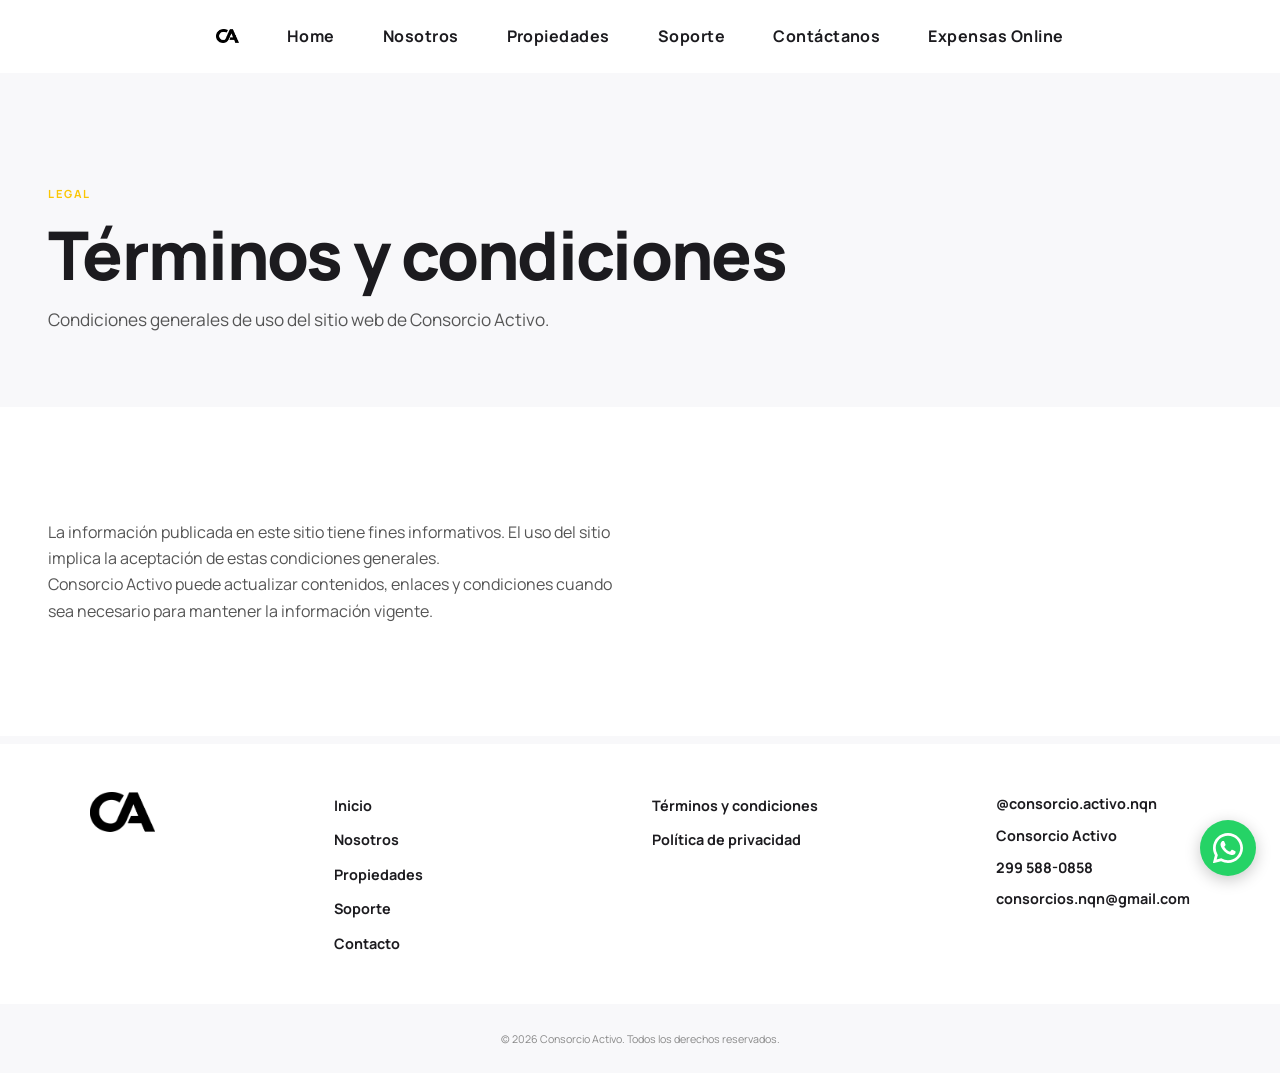
<file: terminos.html>
<!DOCTYPE html>
<html lang="es" dir="ltr">
<head>
  <meta charset="UTF-8">
  <meta name="viewport" content="width=device-width, initial-scale=1, viewport-fit=cover">
  <title>Términos y condiciones · Consorcio Activo</title>
  <meta name="description" content="Términos y condiciones de uso del sitio web de Consorcio Activo.">
  <meta name="robots" content="index, follow">
  <meta name="theme-color" content="#FBC603" media="(prefers-color-scheme: light)">
  <meta name="theme-color" content="#1C1B1F" media="(prefers-color-scheme: dark)">
  <link rel="canonical" href="https://consorcioactivo.ar/terminos.html">
  <meta property="og:type"        content="website">
  <meta property="og:site_name"   content="Consorcio Activo">
  <meta property="og:url"         content="https://consorcioactivo.ar/terminos.html">
  <meta property="og:title"       content="Términos y condiciones · Consorcio Activo">
  <meta property="og:description" content="Términos y condiciones de uso del sitio web de Consorcio Activo.">
  <meta property="og:image"       content="https://consorcioactivo.ar/public/images/og-image.png">
  <meta property="og:locale"      content="es_AR">
  <meta name="twitter:card"        content="summary_large_image">
  <meta name="twitter:title"       content="Términos y condiciones · Consorcio Activo">
  <meta name="twitter:description" content="Términos y condiciones de uso del sitio web de Consorcio Activo.">
  <meta name="twitter:image"       content="https://consorcioactivo.ar/public/images/og-image.png">
  <link rel="icon" type="image/png" sizes="32x32" href="icons/favicon.png">
  <link rel="icon" href="icons/favicon.ico" sizes="any">
  <link rel="icon" type="image/svg+xml" href="icons/favicon.svg">
  <link rel="apple-touch-icon" href="icons/apple-touch-icon.png">
  <link rel="manifest" href="manifest.webmanifest">
  <link rel="preconnect" href="https://fonts.googleapis.com">
  <link rel="preconnect" href="https://fonts.gstatic.com" crossorigin>
  <link rel="stylesheet" href="https://fonts.googleapis.com/css2?family=Manrope:wght@400;500;600;700;800&display=swap">
  <link rel="stylesheet" href="styles.css?v=20260708-08">
</head>
<body>
  <a class="skip-link" href="#main">Saltar al contenido</a>
  <app-nav current="">
    <nav class="nav" aria-label="Navegación principal">

      <a href="index.html" class="nav__logo" aria-label="Consorcio Activo — inicio">
        <img src="public/images/logo horizontal-26-06.png" alt="Consorcio Activo" width="66" height="40">
      </a>

      <ul class="nav-links" role="list" id="nav-links">
        <li><a href="index.html">Home</a></li>
        <li><a href="nosotros.html">Nosotros</a></li>
        <li><a href="propiedades.html">Propiedades</a></li>
        <li><a href="soporte.html">Soporte</a></li>
        <li class="nav-link--mobile"><a href="contacto.html">Contáctanos</a></li>
        <li><a href="https://expensasonline.pro/index.php/landing" target="_blank" rel="noopener noreferrer">Expensas Online</a></li>
      </ul>

      <a href="contacto.html" class="btn btn-brand nav-cta">Contáctanos</a>

      <button class="nav-toggle" aria-label="Abrir menú"
              aria-expanded="false" aria-controls="nav-links">
        <span></span><span></span><span></span>
      </button>

    </nav>
  </app-nav>

  <main id="main">
    <section class="page-hero" aria-labelledby="page-h">
      <div class="inner">
        <p class="section-label">Legal</p>
        <h1 id="page-h">Términos y condiciones</h1>
        <p class="hero-lead">Condiciones generales de uso del sitio web de Consorcio Activo.</p>
      </div>
    </section>

    <section class="contact-page">
      <div class="inner">
        <p>La información publicada en este sitio tiene fines informativos. El uso del sitio implica la aceptación de estas condiciones generales.</p>
        <p>Consorcio Activo puede actualizar contenidos, enlaces y condiciones cuando sea necesario para mantener la información vigente.</p>
      </div>
    </section>
  </main>

  <footer class="site-footer">
    <div class="footer-inner">
      <div class="footer-brand">
        <a href="index.html" class="nav__logo" aria-label="Consorcio Activo — inicio">
          <img src="public/images/logo horizontal-26-06.png" alt="Consorcio Activo"
               width="66" height="40" loading="lazy">
        </a>
      </div>
      <nav class="footer-nav" aria-label="Páginas del sitio">
        <ul role="list">
          <li><a href="index.html">Inicio</a></li>
          <li><a href="nosotros.html">Nosotros</a></li>
          <li><a href="propiedades.html">Propiedades</a></li>
          <li><a href="soporte.html">Soporte</a></li>
          <li><a href="contacto.html">Contacto</a></li>
        </ul>
      </nav>
      <nav class="footer-legal" aria-label="Información legal">
        <ul role="list">
          <li><a href="terminos.html" aria-current="page">Términos y condiciones</a></li>
          <li><a href="privacidad.html">Política de privacidad</a></li>
        </ul>
      </nav>
      <address class="footer-contact">
        <p><a href="https://www.instagram.com/consorcio.activo.nqn"
              target="_blank" rel="noopener noreferrer">@consorcio.activo.nqn</a></p>
        <p>Consorcio Activo</p>
        <p><a href="tel:+5492995880858">299 588-0858</a></p>
        <p><a href="mailto:consorcios.nqn@gmail.com">consorcios.nqn@gmail.com</a></p>
      </address>
    </div>
    <p class="footer-copy">
      <small>© <time datetime="2026">2026</time> Consorcio Activo. Todos los derechos reservados.</small>
    </p>
  </footer>

  <script type="module" src="components/AppNav.js?v=20260708-08"></script>
  <script type="module" src="app.js?v=20260708-08"></script>
</body>
</html>
</file>
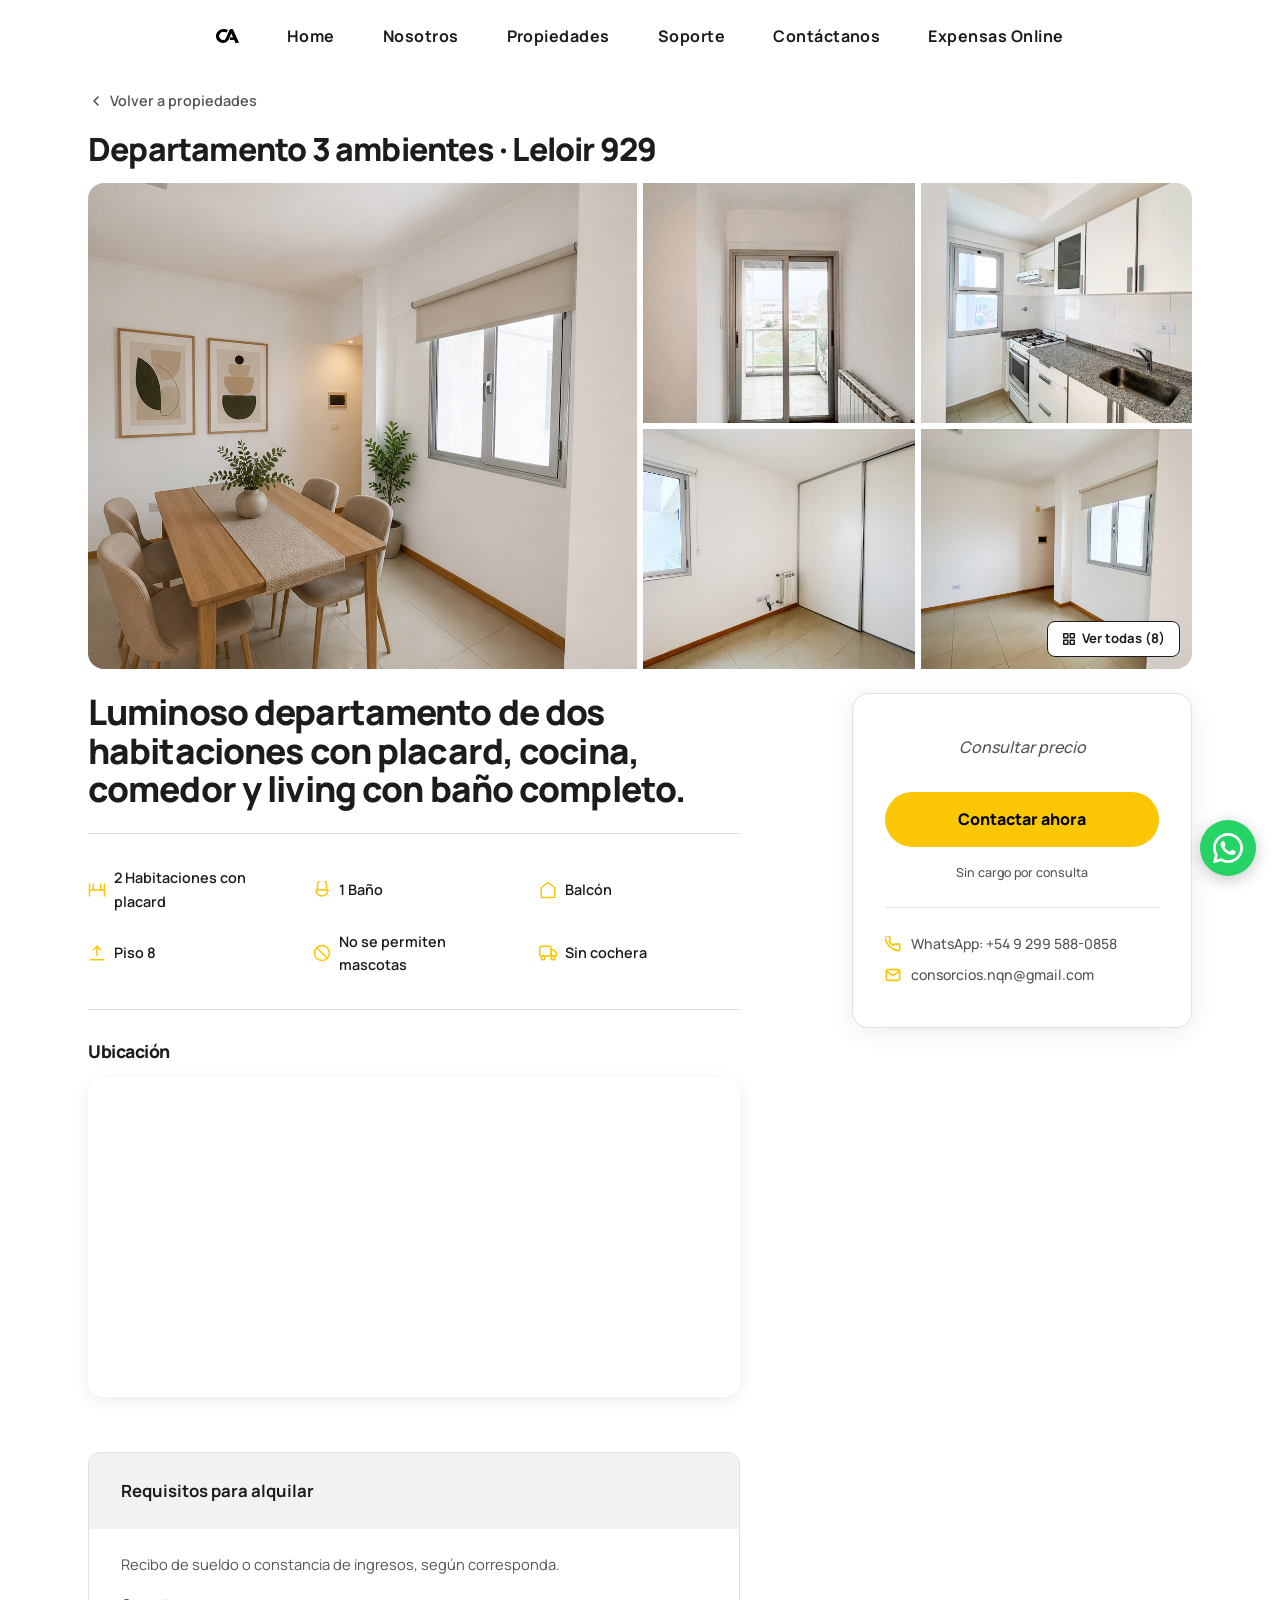
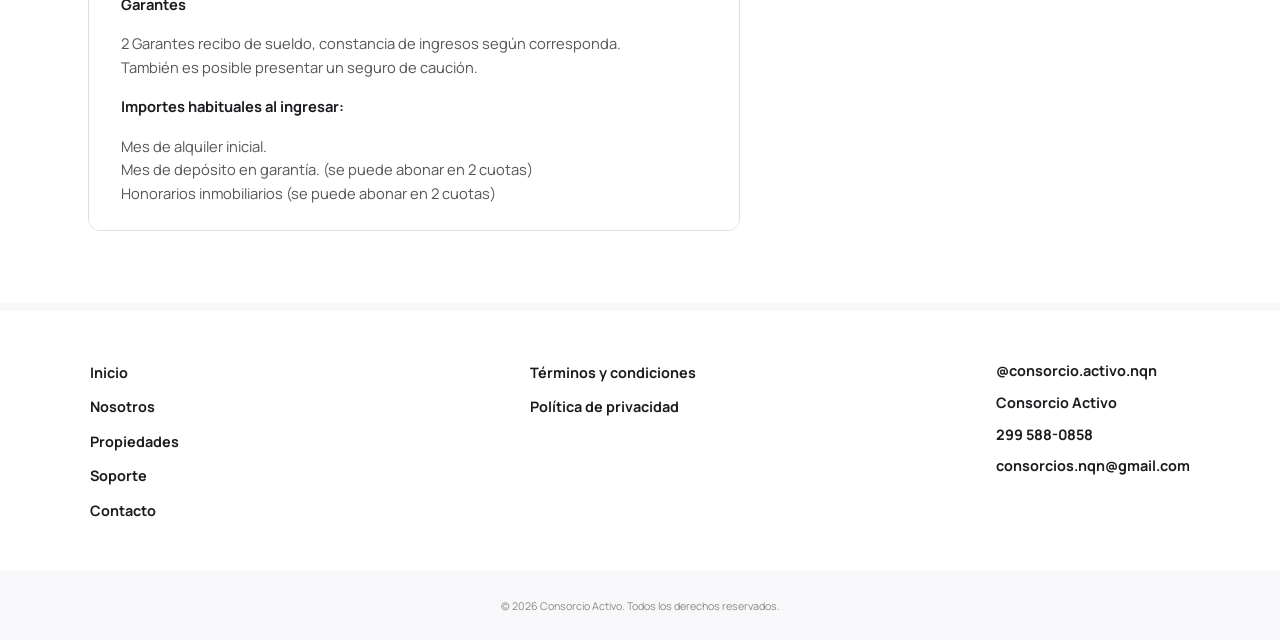
<file: vista-detalle/id1.html>
<!DOCTYPE html>
<html lang="es" dir="ltr">
<head>
  <meta charset="UTF-8">
  <meta name="viewport" content="width=device-width, initial-scale=1, viewport-fit=cover">
  <title>Departamento 2 ambientes · Leloir 542 · Consorcio Activo</title>
  <meta name="description" content="Departamento de 2 ambientes con terraza y balcón en Leloir 542, Neuquén capital. Piso 6. Sin mascotas.">
  <meta name="robots" content="index, follow">
  <meta name="theme-color" content="#FBC603" media="(prefers-color-scheme: light)">
  <meta name="theme-color" content="#1C1B1F" media="(prefers-color-scheme: dark)">
  <link rel="canonical" href="https://consorcioactivo.ar/vista-detalle/id1.html">
  <link rel="icon" type="image/svg+xml" href="../icons/favicon.svg">
  <link rel="apple-touch-icon" href="../icons/apple-touch-icon.png">
  <link rel="manifest" href="../manifest.webmanifest">
  <link rel="preconnect" href="https://fonts.googleapis.com">
  <link rel="preconnect" href="https://fonts.gstatic.com" crossorigin>
  <link rel="stylesheet" href="https://fonts.googleapis.com/css2?family=Manrope:wght@400;500;600;700;800&display=swap">
  <link rel="preload" href="../public/properties/id1/portada propiedad 2.png" as="image" fetchpriority="high">
  <link rel="stylesheet" href="../styles.css?v=20260708-08">

  <style>
    /* ── DETALLE PAGE ─────────────────────────────────────────── */

    .detalle-back {
      padding: var(--sp-3) var(--gutter);
      max-width: var(--max-w);
      margin-inline: auto;
    }
    .detalle-back a {
      font-size: 0.9rem;
      font-weight: 600;
      color: var(--text-secondary);
      text-decoration: none;
      display: inline-flex;
      align-items: center;
      gap: 0.4rem;
      transition: color var(--t-fast) var(--ease);
    }
    .detalle-back a:hover { color: var(--text-primary); }

    /* ── GALERÍA ──────────────────────────────────────────────── */
    .detalle-galeria {
      max-width: var(--max-w);
      margin-inline: auto;
      padding-inline: var(--gutter);
      margin-bottom: var(--sp-4);
    }
    .detalle-galeria-titulo {
      font-size: clamp(1.4rem, 2.5vw, 2rem);
      font-weight: 800;
      margin-bottom: var(--sp-3);
    }
    .detalle-galeria-grid {
      display: grid;
      grid-template-columns: 1fr 1fr;
      grid-template-rows: 240px 240px;
      gap: 6px;
      border-radius: 16px;
      overflow: hidden;
    }
    .detalle-galeria-grid img,
    .detalle-galeria-thumb {
      width: 100%;
      height: 100%;
      object-fit: cover;
      display: block;
      cursor: pointer;
      transition: opacity 0.2s ease;
    }
    .detalle-galeria-grid img:hover,
    .detalle-galeria-thumb:hover { opacity: 0.88; }

    .detalle-galeria-main {
      grid-row: 1 / 3;
      grid-column: 1 / 2;
    }
    .detalle-thumbs {
      display: grid;
      grid-template-columns: 1fr 1fr;
      grid-template-rows: 1fr 1fr;
      gap: 6px;
      grid-row: 1 / 3;
    }
    .detalle-thumb-wrap {
      position: relative;
      overflow: hidden;
    }
    .detalle-thumb-wrap img {
      width: 100%;
      height: 100%;
      object-fit: cover;
      cursor: pointer;
      transition: opacity 0.2s ease;
    }
    .detalle-thumb-wrap img:hover { opacity: 0.88; }
    .detalle-ver-todas {
      position: absolute;
      bottom: 12px;
      right: 12px;
      background: #fff;
      color: var(--text-primary);
      border: 1.5px solid var(--text-primary);
      border-radius: 8px;
      padding: 6px 14px;
      font-size: 0.82rem;
      font-weight: 700;
      font-family: var(--font-display);
      cursor: pointer;
      display: flex;
      align-items: center;
      gap: 6px;
      transition: background 0.15s ease;
    }
    .detalle-ver-todas:hover { background: #f5f5f5; }

    /* ── BODY: contenido + sidebar ────────────────────────────── */
    .detalle-body {
      max-width: var(--max-w);
      margin-inline: auto;
      padding-inline: var(--gutter);
      display: grid;
      grid-template-columns: 1fr 340px;
      gap: var(--sp-8);
      align-items: start;
      padding-bottom: clamp(4rem, 8vh, 7rem);
    }

    /* columna izquierda */
    .detalle-content { min-width: 0; }

    .detalle-h1 {
      font-size: clamp(1.6rem, 2.8vw, 2.2rem);
      font-weight: 800;
      line-height: 1.1;
      margin-bottom: var(--sp-1);
    }
    .detalle-ubicacion {
      font-size: 1rem;
      color: var(--text-secondary);
      font-weight: 500;
      margin-bottom: var(--sp-4);
    }

    .detalle-stats {
      display: grid;
      grid-template-columns: repeat(3, 1fr);
      gap: var(--sp-3) var(--sp-4);
      padding-block: var(--sp-5);
      border-top: 1px solid var(--surface-2);
      border-bottom: 1px solid var(--surface-2);
      margin-bottom: var(--sp-5);
    }
    .detalle-stat {
      display: flex;
      align-items: center;
      gap: 8px;
      font-size: 0.9rem;
      font-weight: 600;
      color: var(--text-primary);
    }
    .detalle-stat svg { flex-shrink: 0; color: var(--brand); }

    .detalle-descripcion {
      font-size: 1rem;
      line-height: 1.65;
      color: var(--text-secondary);
      margin-bottom: var(--sp-6);
    }

    .detalle-features-title {
      font-size: 1.1rem;
      font-weight: 800;
      margin-bottom: var(--sp-3);
    }
    .detalle-features-grid {
      display: grid;
      grid-template-columns: 1fr 1fr;
      gap: var(--sp-2) var(--sp-4);
      margin-bottom: var(--sp-6);
    }
    .detalle-feature {
      display: flex;
      align-items: center;
      gap: 10px;
      font-size: 0.92rem;
      font-weight: 500;
    }
    .detalle-feature-icon {
      width: 32px;
      height: 32px;
      border-radius: 8px;
      background: var(--surface-1);
      display: flex;
      align-items: center;
      justify-content: center;
      flex-shrink: 0;
      color: var(--brand);
    }

    /* ── SIDEBAR ──────────────────────────────────────────────── */
    .detalle-sidebar {
      position: sticky;
      top: calc(var(--nav-h) + var(--sp-5));
    }
    .detalle-precio-card {
      border: 1.5px solid var(--surface-2);
      border-radius: 16px;
      padding: var(--sp-5);
      box-shadow: 0 4px 24px rgba(0,0,0,0.08);
      background: var(--surface-0);
    }
    .detalle-precio-label {
      font-size: 0.8rem;
      font-weight: 600;
      color: var(--text-secondary);
      text-transform: uppercase;
      letter-spacing: 0.06em;
      margin-bottom: var(--sp-1);
    }
    .detalle-precio-valor {
      font-size: 1.8rem;
      font-style: italic;
      font-weight: 800;
      color: var(--text-primary);
      margin-bottom: var(--sp-4);
    }
    .detalle-precio-valor span {
      font-size: 1rem;
      font-weight: 500;
      color: var(--text-secondary);
    }
    /* Caso "Consultar precio" — mismo tamaño/estilo en las dos palabras */
    .detalle-precio-valor--consulta,
    .detalle-precio-valor--consulta span {
      font-size: 1rem;
      font-weight: 500;
      font-style: italic;
      color: var(--text-secondary);
    }
    .detalle-precio-valor--consulta {
      text-align: center;
      padding-block: var(--sp-2);
      margin-bottom: var(--sp-4);
    }
    .detalle-contactar {
      display: block;
      width: 100%;
      background: var(--brand);
      color: #000;
      font-family: var(--font-display);
      font-size: 1rem;
      font-weight: 800;
      text-align: center;
      border: none;
      border-radius: 50px;
      padding: 14px 24px;
      cursor: pointer;
      text-decoration: none;
      transition: opacity 0.15s ease;
      margin-bottom: var(--sp-3);
    }
    .detalle-contactar:hover { opacity: 0.85; }
    .detalle-nota {
      font-size: 0.78rem;
      color: var(--text-secondary);
      text-align: center;
      font-weight: 500;
    }
    .detalle-divider {
      border: none;
      border-top: 1px solid var(--surface-2);
      margin-block: var(--sp-4);
    }
    .detalle-card-feature {
      display: flex;
      align-items: center;
      gap: 10px;
      font-size: 0.88rem;
      font-weight: 500;
      color: var(--text-secondary);
      margin-bottom: var(--sp-2);
    }
    .detalle-card-feature svg { color: var(--brand); flex-shrink: 0; }

    /* ── ACORDEÓN REQUISITOS ─────────────────────────────────── */
    .req-card {
      border-radius: 12px;
      overflow: hidden;
      border: 1px solid var(--surface-2);
      margin-top: var(--sp-2);
    }
    .req-header {
      width: 100%;
      display: flex;
      align-items: center;
      justify-content: space-between;
      padding: var(--sp-4) var(--sp-5);
      background: #F2F2F2;
      border: none;
      cursor: pointer;
      text-align: left;
    }
    .req-title {
      font-family: var(--font-display);
      font-size: 1.05rem;
      font-weight: 700;
      color: var(--text-primary);
    }
    .req-indicator {
      width: 20px;
      height: 3px;
      background: var(--brand);
      border-radius: 2px;
      flex-shrink: 0;
      transition: transform 0.25s ease;
    }
    .req-header[aria-expanded="false"] .req-indicator {
      transform: rotate(90deg);
    }
    .req-body {
      background: #fff;
      padding: var(--sp-4) var(--sp-5);
      display: grid;
      grid-template-rows: 1fr;
      transition: grid-template-rows 0.25s ease;
    }
    .req-body[hidden] {
      display: grid;
      grid-template-rows: 0fr;
      padding-block: 0;
      overflow: hidden;
    }
    .req-body > * { min-height: 0; overflow: hidden; }
    .req-body p {
      font-size: 0.92rem;
      line-height: 1.6;
      color: var(--text-secondary);
      margin-bottom: var(--sp-3);
    }
    .req-body p:last-child { margin-bottom: 0; }
    .req-body strong { color: var(--text-primary); font-weight: 700; }

    /* ── LIGHTBOX ─────────────────────────────────────────────── */
    .detalle-lightbox {
      position: fixed;
      inset: 0;
      width: 100%;
      height: 100%;
      max-width: 100%;
      max-height: 100%;
      background: rgba(0,0,0,0.92);
      border: none;
      padding: 0;
      margin: 0;
    }
    .detalle-lightbox:not([open]) { display: none; }
    .detalle-lightbox[open] {
      display: flex;
      align-items: center;
      justify-content: center;
    }
    .detalle-lightbox::backdrop { background: rgba(0,0,0,0.92); }
    .lightbox-inner {
      position: relative;
      width: 100%;
      height: 100%;
      display: flex;
      align-items: center;
      justify-content: center;
    }
    .lightbox-img {
      max-width: 90vw;
      max-height: 85vh;
      object-fit: contain;
      border-radius: 8px;
      user-select: none;
    }
    .lightbox-close {
      position: absolute;
      top: 20px;
      right: 20px;
      background: rgba(255,255,255,0.12);
      border: none;
      color: #fff;
      width: 44px;
      height: 44px;
      border-radius: 50%;
      font-size: 1.2rem;
      cursor: pointer;
      display: flex;
      align-items: center;
      justify-content: center;
      transition: background 0.15s ease;
      z-index: 10;
    }
    .lightbox-close:hover { background: rgba(255,255,255,0.22); }
    .lightbox-prev,
    .lightbox-next {
      position: absolute;
      top: 50%;
      transform: translateY(-50%);
      background: rgba(255,255,255,0.12);
      border: none;
      color: #fff;
      width: 48px;
      height: 48px;
      border-radius: 50%;
      font-size: 1.4rem;
      cursor: pointer;
      display: flex;
      align-items: center;
      justify-content: center;
      transition: background 0.15s ease;
      z-index: 10;
    }
    .lightbox-prev { left: 20px; }
    .lightbox-next { right: 20px; }
    .lightbox-prev:hover,
    .lightbox-next:hover { background: rgba(255,255,255,0.25); }
    .lightbox-counter {
      position: absolute;
      bottom: 20px;
      left: 50%;
      transform: translateX(-50%);
      color: rgba(255,255,255,0.75);
      font-size: 0.85rem;
      font-weight: 600;
      font-family: var(--font-display);
    }

    /* ── MOBILE ───────────────────────────────────────────────── */
    @media (width < 900px) {
      .detalle-body {
        grid-template-columns: 1fr;
        gap: var(--sp-6);
      }
      .detalle-sidebar {
         position: static;
  order: initial;
      }
      .detalle-galeria-grid {
        grid-template-columns: 1fr;
        grid-template-rows: 260px 180px;
      }
      .detalle-galeria-main {
        grid-row: 1 / 2;
        grid-column: 1 / 2;
      }
      .detalle-thumbs {
        grid-template-columns: repeat(3, 1fr);
        grid-template-rows: 180px;
      }
    }
    @media (width < 600px) {
      .detalle-galeria-grid {
        grid-template-rows: 220px;
      }
      .detalle-thumbs { display: none; }
      .detalle-features-grid { grid-template-columns: 1fr; }
      .lightbox-prev { left: 8px; }
      .lightbox-next { right: 8px; }
    }
    .detalle-mapa{
  margin-bottom: var(--sp-6);
}

.detalle-mapa iframe{
  width: 100%;
  height: 320px;
  border: none;
  border-radius: 16px;
  overflow: hidden;
  box-shadow: 0 4px 16px rgba(0,0,0,.08);
}
  </style>
</head>
<body>

  <a class="skip-link" href="#main">Saltar al contenido</a>

  <app-nav current="propiedades">
    <nav class="nav" aria-label="Navegación principal">
      <a href="../index.html" class="nav__logo" aria-label="Consorcio Activo — inicio">
        <img src="../public/images/logo horizontal-26-06.png" alt="Consorcio Activo" width="66" height="40">
      </a>
      <ul class="nav-links" role="list" id="nav-links">
        <li><a href="../index.html">Home</a></li>
        <li><a href="../nosotros.html">Nosotros</a></li>
        <li><a href="../propiedades.html">Propiedades</a></li>
        <li><a href="../soporte.html">Soporte</a></li>
        <li class="nav-link--mobile"><a href="../contacto.html">Contáctanos</a></li>
        <li><a href="https://expensasonline.pro/index.php/landing" target="_blank" rel="noopener noreferrer">Expensas Online</a></li>
      </ul>
      <a href="../contacto.html" class="btn btn-brand nav-cta">Contáctanos</a>
      <button class="nav-toggle" aria-label="Abrir menú"
              aria-expanded="false" aria-controls="nav-links">
        <span></span><span></span><span></span>
      </button>
    </nav>
  </app-nav>

  <main id="main">

    <!-- Volver -->
    <div class="detalle-back">
      <a href="../propiedades.html">
        <svg width="16" height="16" viewBox="0 0 24 24" fill="none"
             stroke="currentColor" stroke-width="2.5" stroke-linecap="round" stroke-linejoin="round">
          <polyline points="15 18 9 12 15 6"/>
        </svg>
        Volver a propiedades
      </a>
    </div>

    <!-- Galería -->
    <section class="detalle-galeria" aria-label="Fotos de la propiedad">
      <h1 class="detalle-galeria-titulo">Departamento 3 ambientes · Leloir 929</h1>
      <div class="detalle-galeria-grid">
        <!-- Foto principal -->
        <img class="detalle-galeria-main"
             src="../public/properties/id1/portada propiedad 2.png"
             alt="Vista principal del departamento"
             data-index="0">

        <!-- 4 thumbs -->
        <div class="detalle-thumbs">
          <div class="detalle-thumb-wrap">
            <img src="../public/properties/id1/balcon propiedad 2.jpg"
                 alt="Balcón" data-index="1">
          </div>
          <div class="detalle-thumb-wrap">
            <img src="../public/properties/id1/cocina propiedad 2.jpg"
                 alt="Cocina" data-index="4">
          </div>
          <div class="detalle-thumb-wrap">
            <img src="../public/properties/id1/habitacion principal propiedad 2 (1).jpg"
                 alt="Habitación principal" data-index="5">
          </div>
          <div class="detalle-thumb-wrap">
            <img src="../public/properties/id1/ingreso propiedad 2.jpg"
                 alt="Ingreso" data-index="7">
            <button class="detalle-ver-todas" id="btn-ver-todas" aria-label="Ver todas las fotos">
              <svg width="14" height="14" viewBox="0 0 24 24" fill="none"
                   stroke="currentColor" stroke-width="2.5" stroke-linecap="round" stroke-linejoin="round">
                <rect x="3" y="3" width="7" height="7"/><rect x="14" y="3" width="7" height="7"/>
                <rect x="3" y="14" width="7" height="7"/><rect x="14" y="14" width="7" height="7"/>
              </svg>
              Ver todas (8)
            </button>
          </div>
        </div>
      </div>
    </section>

    <!-- Body: contenido + sidebar -->
    <div class="detalle-body">

      <!-- Contenido principal -->
      <div class="detalle-content">

        <h2 class="detalle-h1">Luminoso departamento de dos habitaciones con placard, cocina, comedor y living con baño completo.</h2>
        <p class="detalle-ubicacion"></p>

        <!-- Stats -->
        <div class="detalle-stats">
          <div class="detalle-stat">
            <svg width="18" height="18" viewBox="0 0 24 24" fill="none"
                 stroke="currentColor" stroke-width="2" stroke-linecap="round" stroke-linejoin="round">
              <path d="M2 4v16M22 4v16M2 12h20M7 12V4M17 12V4"/>
            </svg>
            2 Habitaciones con placard
          </div>
          <div class="detalle-stat">
            <svg width="18" height="18" viewBox="0 0 24 24" fill="none"
                 stroke="currentColor" stroke-width="2" stroke-linecap="round" stroke-linejoin="round">
              <path d="M4 12h16M4 12a8 8 0 0016 0M6 12V5a6 6 0 0112 0v7"/>
            </svg>
            1 Baño
          </div>
          <div class="detalle-stat">
            <svg width="18" height="18" viewBox="0 0 24 24" fill="none"
                 stroke="currentColor" stroke-width="2" stroke-linecap="round" stroke-linejoin="round">
              <path d="M3 9l9-7 9 7v11a2 2 0 01-2 2H5a2 2 0 01-2-2z"/>
            </svg>
            Balcón
          </div>
          <div class="detalle-stat">
            <svg width="18" height="18" viewBox="0 0 24 24" fill="none"
                 stroke="currentColor" stroke-width="2" stroke-linecap="round" stroke-linejoin="round">
              <polyline points="17 8 12 3 7 8"/><line x1="12" y1="3" x2="12" y2="15"/>
              <path d="M21 21H3"/>
            </svg>
            Piso 8
          </div>
          <div class="detalle-stat">
            <svg width="18" height="18" viewBox="0 0 24 24" fill="none"
                 stroke="currentColor" stroke-width="2" stroke-linecap="round" stroke-linejoin="round">
              <circle cx="12" cy="12" r="10"/>
              <line x1="4.93" y1="4.93" x2="19.07" y2="19.07"/>
            </svg>
            No se permiten mascotas
          </div>
          <div class="detalle-stat">
            <svg width="18" height="18" viewBox="0 0 24 24" fill="none"
                 stroke="currentColor" stroke-width="2" stroke-linecap="round" stroke-linejoin="round">
              <rect x="1" y="3" width="15" height="13" rx="2"/>
              <path d="M16 8h4l3 3v5h-7V8z"/>
              <circle cx="5.5" cy="18.5" r="2.5"/><circle cx="18.5" cy="18.5" r="2.5"/>
            </svg>
            Sin cochera
          </div>
        </div>
  <!-- Ubicación -->
        <div class="detalle-mapa">
          <h3 class="detalle-features-title">Ubicación</h3>

           <iframe
             src="https://www.google.com/maps/embed?pb=!1m18!1m12!1m3!1d3103.178506638585!2d-68.04869712373134!3d-38.94275017171432!2m3!1f0!2f0!3f0!3m2!1i1024!2i768!4f13.1!3m3!1m2!1s0x960a31626a1394b9%3A0x5d6ab6eb48ece368!2sDr.%20Luis%20Federico%20Leloir%20929%2C%20Q8300%20Neuqu%C3%A9n!5e0!3m2!1ses-419!2sar!4v1784519722119!5m2!1ses-419!2sar"
              width="100%"
              height="320"
             style="border:0;"
             allowfullscreen=""
             loading="lazy"
             referrerpolicy="strict-origin-when-cross-origin">
           </iframe>
        </div>
        <!-- Requisitos -->
        <div class="req-card">
          <div class="req-header">
            <span class="req-title" id="req-title">Requisitos para alquilar</span>
          </div>
          <div class="req-body" id="req-body" role="region" aria-labelledby="req-title">
            <p>Recibo de sueldo o constancia de ingresos, según corresponda.</p>
            <p><strong>Garantes</strong></p>
            <p>2 Garantes recibo de sueldo, constancia de ingresos según corresponda.<br>
               También es posible presentar un seguro de caución.</p>
            <p><strong>Importes habituales al ingresar:</strong></p>
            <p>
              Mes de alquiler inicial.<br>
              Mes de depósito en garantía. (se puede abonar en 2 cuotas)<br>
              Honorarios inmobiliarios (se puede abonar en 2 cuotas)
            </p>
          </div>
        </div>

      </div>

      <!-- Sidebar precio -->
      <aside class="detalle-sidebar" aria-label="Precio y contacto">
        <div class="detalle-precio-card">
          <p class="detalle-precio-valor detalle-precio-valor--consulta">Consultar<span> precio</span></p>

          <a href="../contacto.html" class="detalle-contactar">Contactar ahora</a>
          <p class="detalle-nota">Sin cargo por consulta</p>

          <hr class="detalle-divider">

          <div class="detalle-card-feature">
            <svg width="16" height="16" viewBox="0 0 24 24" fill="none"
                 stroke="currentColor" stroke-width="2.5" stroke-linecap="round" stroke-linejoin="round">
              <path d="M22 16.92v3a2 2 0 01-2.18 2 19.79 19.79 0 01-8.63-3.07
                       A19.5 19.5 0 013.07 10.8 19.79 19.79 0 01.01 2.22
                       A2 2 0 012 .04h3a2 2 0 012 1.72 12.84 12.84 0 00.7 2.81
                       2 2 0 01-.45 2.11L6.09 7.91a16 16 0 006 6l1.27-1.27
                       a2 2 0 012.11-.45 12.84 12.84 0 002.81.7A2 2 0 0122 14.92z"/>
            </svg>
            WhatsApp: +54 9 299 588-0858
          </div>
          <div class="detalle-card-feature">
            <svg width="16" height="16" viewBox="0 0 24 24" fill="none"
                 stroke="currentColor" stroke-width="2.5" stroke-linecap="round" stroke-linejoin="round">
              <path d="M4 4h16c1.1 0 2 .9 2 2v12c0 1.1-.9 2-2 2H4c-1.1 0-2-.9-2-2V6c0-1.1.9-2 2-2z"/>
              <polyline points="22,6 12,13 2,6"/>
            </svg>
            consorcios.nqn@gmail.com
          </div>
        </div>
      </aside>

    </div>

  </main>

  <!-- Lightbox -->
  <dialog class="detalle-lightbox" id="lightbox" aria-label="Galería de fotos">
    <div class="lightbox-inner">
      <button class="lightbox-close" id="lb-close" aria-label="Cerrar galería">✕</button>
      <button class="lightbox-prev" id="lb-prev" aria-label="Foto anterior">‹</button>
      <img class="lightbox-img" id="lb-img" alt="Foto de la propiedad">
      <button class="lightbox-next" id="lb-next" aria-label="Foto siguiente">›</button>
      <p class="lightbox-counter" id="lb-counter">1 / 8</p>
    </div>
  </dialog>

  <footer class="site-footer">
    <div class="footer-inner">
      <nav class="footer-nav" aria-label="Páginas del sitio">
        <ul role="list">
          <li><a href="../index.html">Inicio</a></li>
          <li><a href="../nosotros.html">Nosotros</a></li>
          <li><a href="../propiedades.html">Propiedades</a></li>
          <li><a href="../soporte.html">Soporte</a></li>
          <li><a href="../contacto.html">Contacto</a></li>
        </ul>
      </nav>
      <nav class="footer-legal" aria-label="Información legal">
        <ul role="list">
          <li><a href="../terminos.html">Términos y condiciones</a></li>
          <li><a href="../privacidad.html">Política de privacidad</a></li>
        </ul>
      </nav>
      <address class="footer-contact">
        <p><a href="https://www.instagram.com/consorcio.activo.nqn"
              target="_blank" rel="noopener noreferrer">@consorcio.activo.nqn</a></p>
        <p>Consorcio Activo</p>
        <p><a href="tel:+5492995880858">299 588-0858</a></p>
        <p><a href="mailto:consorcios.nqn@gmail.com">consorcios.nqn@gmail.com</a></p>
      </address>
    </div>
    <p class="footer-copy">
      <small>© <time datetime="2026">2026</time> Consorcio Activo. Todos los derechos reservados.</small>
    </p>
  </footer>

  <script type="module" src="../components/AppNav.js?v=20260708-08"></script>
  <script type="module" src="../app.js?v=20260708-08"></script>

  <script>
    // ── LIGHTBOX ────────────────────────────────────────────────
    const IMAGES = [
      '../public/properties/id1/portada propiedad 2.png',
      '../public/properties/id1/balcon propiedad 2.jpg',
      '../public/properties/id1/baño propiedad 2 (1).jpg',
      '../public/properties/id1/baño propiedad 2.jpg',
      '../public/properties/id1/cocina propiedad 2.jpg',
      '../public/properties/id1/habitacion principal propiedad 2 (1).jpg',
      '../public/properties/id1/habitacion principal propiedad 2.jpg',
      '../public/properties/id1/ingreso propiedad 2.jpg'
    ];

    const dialog  = document.getElementById('lightbox');
    const lbImg   = document.getElementById('lb-img');
    const lbCount = document.getElementById('lb-counter');
    let current   = 0;

    function openLightbox(index) {
      current = index;
      showImage();
      dialog.showModal();
    }

    function showImage() {
      lbImg.src     = IMAGES[current];
      lbImg.alt     = `Foto ${current + 1} de ${IMAGES.length}`;
      lbCount.textContent = `${current + 1} / ${IMAGES.length}`;
    }

    function prev() { current = (current - 1 + IMAGES.length) % IMAGES.length; showImage(); }
    function next() { current = (current + 1) % IMAGES.length; showImage(); }

    // Botones
    document.getElementById('lb-close').addEventListener('click', () => dialog.close());
    document.getElementById('lb-prev').addEventListener('click', prev);
    document.getElementById('lb-next').addEventListener('click', next);

    // Click fuera cierra
    dialog.addEventListener('click', e => { if (e.target === dialog) dialog.close(); });

    // Teclado
    document.addEventListener('keydown', e => {
      if (!dialog.open) return;
      if (e.key === 'ArrowLeft')  prev();
      if (e.key === 'ArrowRight') next();
      if (e.key === 'Escape')     dialog.close();
    });

    // Touch / swipe
    let touchStartX = 0;
    dialog.addEventListener('touchstart', e => { touchStartX = e.touches[0].clientX; }, { passive: true });
    dialog.addEventListener('touchend', e => {
      const dx = e.changedTouches[0].clientX - touchStartX;
      if (Math.abs(dx) < 40) return;
      dx < 0 ? next() : prev();
    });

    // Nota: el bloque "Requisitos para alquilar" es fijo (sin toggle),
    // según ARQUITECTURA-vista-detalle.md — no requiere JS.

    // Abrir desde galería
    document.querySelectorAll('[data-index]').forEach(el => {
      el.addEventListener('click', () => openLightbox(Number(el.dataset.index)));
    });
    document.getElementById('btn-ver-todas').addEventListener('click', () => openLightbox(0));
  </script>

</body>
</html>
</file>
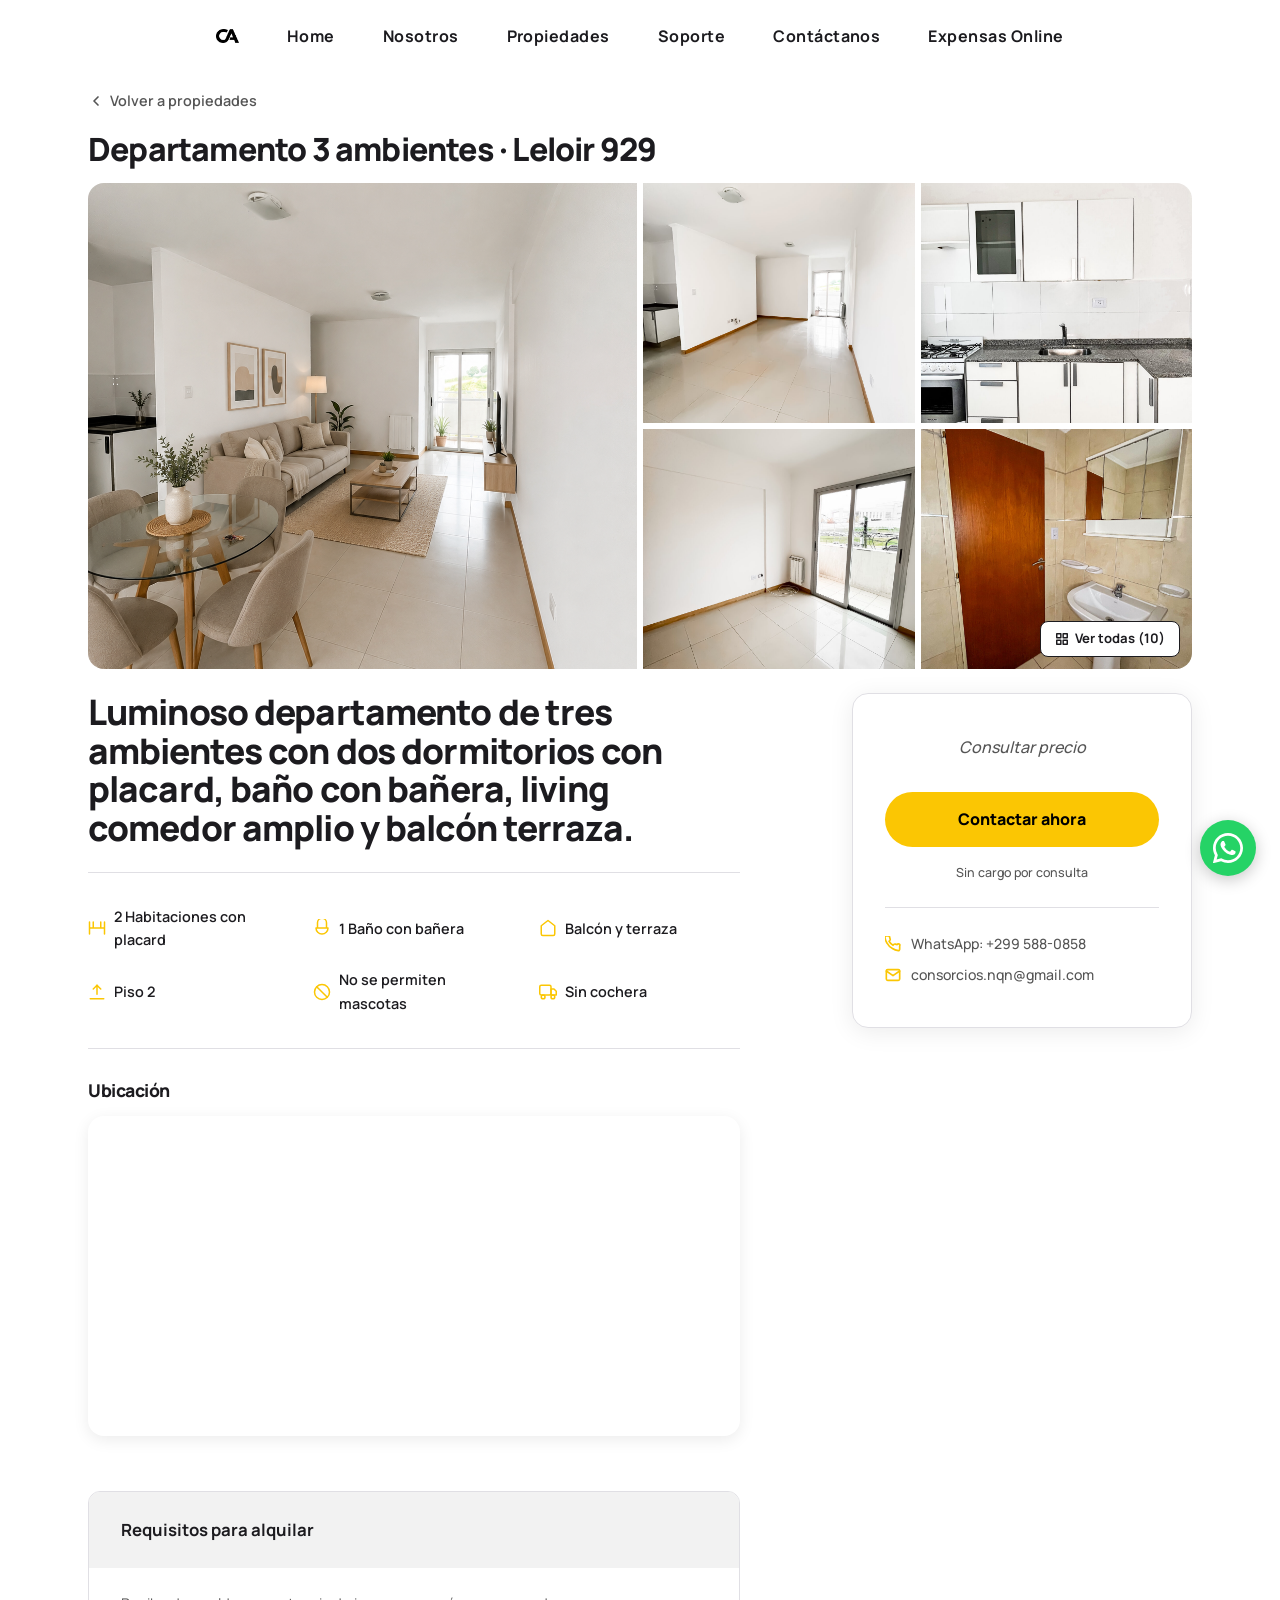
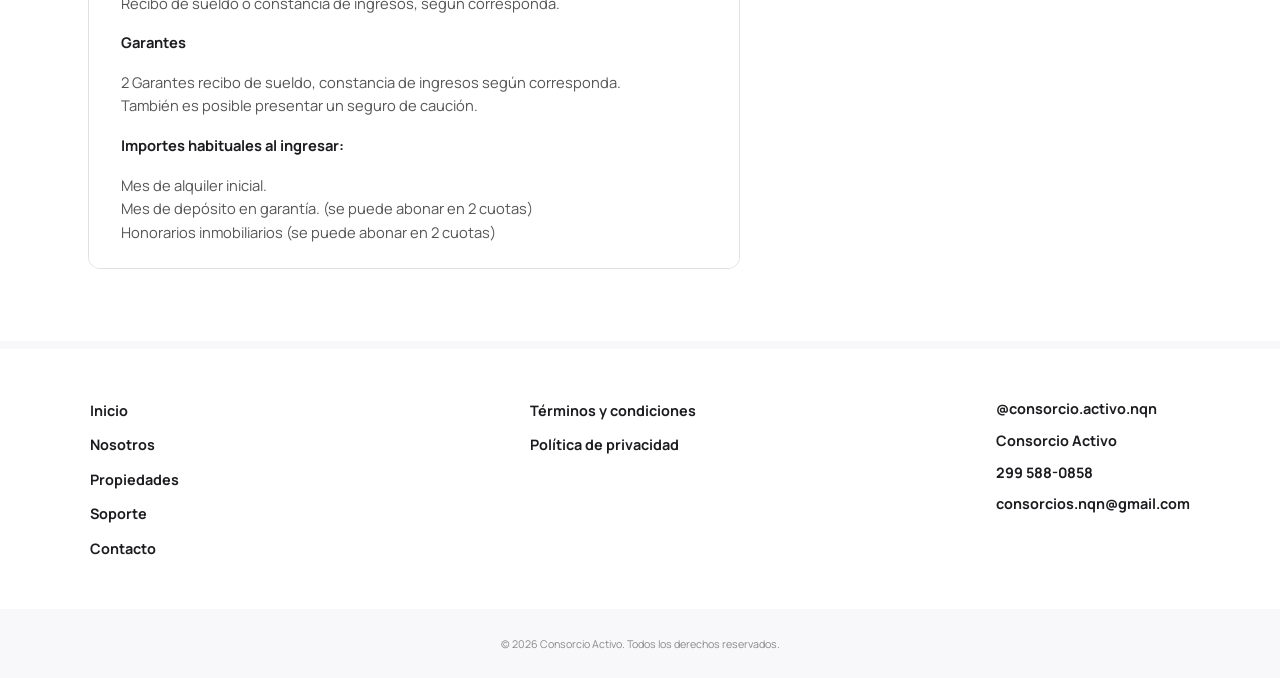
<file: vista-detalle/id2.html>
<!DOCTYPE html>
<html lang="es" dir="ltr">
<head>
  <meta charset="UTF-8">
  <meta name="viewport" content="width=device-width, initial-scale=1, viewport-fit=cover">
  <title>Departamento 3 ambientes · Leloir 929 (Piso 2) · Consorcio Activo</title>
  <meta name="description" content="Departamento de 3 ambientes con 2 dormitorios, baño con bañera, terraza y balcón en Leloir 929, Neuquén capital. Piso 2. Sin mascotas.">
  <meta name="robots" content="index, follow">
  <meta name="theme-color" content="#FBC603" media="(prefers-color-scheme: light)">
  <meta name="theme-color" content="#1C1B1F" media="(prefers-color-scheme: dark)">
  <link rel="canonical" href="https://consorcioactivo.ar/vista-detalle/id2.html">
  <link rel="icon" type="image/svg+xml" href="../icons/favicon.svg">
  <link rel="apple-touch-icon" href="../icons/apple-touch-icon.png">
  <link rel="manifest" href="../manifest.webmanifest">
  <link rel="preconnect" href="https://fonts.googleapis.com">
  <link rel="preconnect" href="https://fonts.gstatic.com" crossorigin>
  <link rel="stylesheet" href="https://fonts.googleapis.com/css2?family=Manrope:wght@400;500;600;700;800&display=swap">
  <link rel="preload" href="../public/properties/id2/Portada - propiedad 1.png" as="image" fetchpriority="high">
  <link rel="stylesheet" href="../styles.css?v=20260708-08">

  <style>
    /* ── DETALLE PAGE ─────────────────────────────────────────── */

    .detalle-back {
      padding: var(--sp-3) var(--gutter);
      max-width: var(--max-w);
      margin-inline: auto;
    }
    .detalle-back a {
      font-size: 0.9rem;
      font-weight: 600;
      color: var(--text-secondary);
      text-decoration: none;
      display: inline-flex;
      align-items: center;
      gap: 0.4rem;
      transition: color var(--t-fast) var(--ease);
    }
    .detalle-back a:hover { color: var(--text-primary); }

    /* ── GALERÍA ──────────────────────────────────────────────── */
    .detalle-galeria {
      max-width: var(--max-w);
      margin-inline: auto;
      padding-inline: var(--gutter);
      margin-bottom: var(--sp-4);
    }
    .detalle-galeria-titulo {
      font-size: clamp(1.4rem, 2.5vw, 2rem);
      font-weight: 800;
      margin-bottom: var(--sp-3);
    }
    .detalle-galeria-grid {
      display: grid;
      grid-template-columns: 1fr 1fr;
      grid-template-rows: 240px 240px;
      gap: 6px;
      border-radius: 16px;
      overflow: hidden;
    }
    .detalle-galeria-grid img,
    .detalle-galeria-thumb {
      width: 100%;
      height: 100%;
      object-fit: cover;
      display: block;
      cursor: pointer;
      transition: opacity 0.2s ease;
    }
    .detalle-galeria-grid img:hover,
    .detalle-galeria-thumb:hover { opacity: 0.88; }

    .detalle-galeria-main {
      grid-row: 1 / 3;
      grid-column: 1 / 2;
    }
    .detalle-thumbs {
      display: grid;
      grid-template-columns: 1fr 1fr;
      grid-template-rows: 1fr 1fr;
      gap: 6px;
      grid-row: 1 / 3;
    }
    .detalle-thumb-wrap {
      position: relative;
      overflow: hidden;
    }
    .detalle-thumb-wrap img {
      width: 100%;
      height: 100%;
      object-fit: cover;
      cursor: pointer;
      transition: opacity 0.2s ease;
    }
    .detalle-thumb-wrap img:hover { opacity: 0.88; }
    .detalle-ver-todas {
      position: absolute;
      bottom: 12px;
      right: 12px;
      background: #fff;
      color: var(--text-primary);
      border: 1.5px solid var(--text-primary);
      border-radius: 8px;
      padding: 6px 14px;
      font-size: 0.82rem;
      font-weight: 700;
      font-family: var(--font-display);
      cursor: pointer;
      display: flex;
      align-items: center;
      gap: 6px;
      transition: background 0.15s ease;
    }
    .detalle-ver-todas:hover { background: #f5f5f5; }

    /* ── BODY: contenido + sidebar ────────────────────────────── */
    .detalle-body {
      max-width: var(--max-w);
      margin-inline: auto;
      padding-inline: var(--gutter);
      display: grid;
      grid-template-columns: 1fr 340px;
      gap: var(--sp-8);
      align-items: start;
      padding-bottom: clamp(4rem, 8vh, 7rem);
    }

    /* columna izquierda */
    .detalle-content { min-width: 0; }

    .detalle-h1 {
      font-size: clamp(1.6rem, 2.8vw, 2.2rem);
      font-weight: 800;
      line-height: 1.1;
      margin-bottom: var(--sp-1);
    }
    .detalle-ubicacion {
      font-size: 1rem;
      color: var(--text-secondary);
      font-weight: 500;
      margin-bottom: var(--sp-4);
    }

    .detalle-stats {
      display: grid;
      grid-template-columns: repeat(3, 1fr);
      gap: var(--sp-3) var(--sp-4);
      padding-block: var(--sp-5);
      border-top: 1px solid var(--surface-2);
      border-bottom: 1px solid var(--surface-2);
      margin-bottom: var(--sp-5);
    }
    .detalle-stat {
      display: flex;
      align-items: center;
      gap: 8px;
      font-size: 0.9rem;
      font-weight: 600;
      color: var(--text-primary);
    }
    .detalle-stat svg { flex-shrink: 0; color: var(--brand); }

    .detalle-descripcion {
      font-size: 1rem;
      line-height: 1.65;
      color: var(--text-secondary);
      margin-bottom: var(--sp-6);
    }

    .detalle-features-title {
      font-size: 1.1rem;
      font-weight: 800;
      margin-bottom: var(--sp-3);
    }
    .detalle-features-grid {
      display: grid;
      grid-template-columns: 1fr 1fr;
      gap: var(--sp-2) var(--sp-4);
      margin-bottom: var(--sp-6);
    }
    .detalle-feature {
      display: flex;
      align-items: center;
      gap: 10px;
      font-size: 0.92rem;
      font-weight: 500;
    }
    .detalle-feature-icon {
      width: 32px;
      height: 32px;
      border-radius: 8px;
      background: var(--surface-1);
      display: flex;
      align-items: center;
      justify-content: center;
      flex-shrink: 0;
      color: var(--brand);
    }

    /* ── SIDEBAR ──────────────────────────────────────────────── */
    .detalle-sidebar {
      position: sticky;
      top: calc(var(--nav-h) + var(--sp-5));
    }
    .detalle-precio-card {
      border: 1.5px solid var(--surface-2);
      border-radius: 16px;
      padding: var(--sp-5);
      box-shadow: 0 4px 24px rgba(0,0,0,0.08);
      background: var(--surface-0);
    }
    .detalle-precio-label {
      font-size: 0.8rem;
      font-weight: 600;
      color: var(--text-secondary);
      text-transform: uppercase;
      letter-spacing: 0.06em;
      margin-bottom: var(--sp-1);
    }
    .detalle-precio-valor {
      font-size: 1.8rem;
      font-style: italic;
      font-weight: 800;
      color: var(--text-primary);
      margin-bottom: var(--sp-4);
    }
    .detalle-precio-valor span {
      font-size: 1rem;
      font-weight: 500;
      color: var(--text-secondary);
    }
    /* Caso "Consultar precio" — mismo tamaño/estilo en las dos palabras */
    .detalle-precio-valor--consulta,
    .detalle-precio-valor--consulta span {
      font-size: 1rem;
      font-weight: 500;
      font-style: italic;
      color: var(--text-secondary);
    }
    .detalle-precio-valor--consulta {
      text-align: center;
      padding-block: var(--sp-2);
      margin-bottom: var(--sp-4);
    }
    .detalle-contactar {
      display: block;
      width: 100%;
      background: var(--brand);
      color: #000;
      font-family: var(--font-display);
      font-size: 1rem;
      font-weight: 800;
      text-align: center;
      border: none;
      border-radius: 50px;
      padding: 14px 24px;
      cursor: pointer;
      text-decoration: none;
      transition: opacity 0.15s ease;
      margin-bottom: var(--sp-3);
    }
    .detalle-contactar:hover { opacity: 0.85; }
    .detalle-nota {
      font-size: 0.78rem;
      color: var(--text-secondary);
      text-align: center;
      font-weight: 500;
    }
    .detalle-divider {
      border: none;
      border-top: 1px solid var(--surface-2);
      margin-block: var(--sp-4);
    }
    .detalle-card-feature {
      display: flex;
      align-items: center;
      gap: 10px;
      font-size: 0.88rem;
      font-weight: 500;
      color: var(--text-secondary);
      margin-bottom: var(--sp-2);
    }
    .detalle-card-feature svg { color: var(--brand); flex-shrink: 0; }

    /* ── ACORDEÓN REQUISITOS ─────────────────────────────────── */
    .req-card {
      border-radius: 12px;
      overflow: hidden;
      border: 1px solid var(--surface-2);
      margin-top: var(--sp-2);
    }
    .req-header {
      width: 100%;
      display: flex;
      align-items: center;
      justify-content: space-between;
      padding: var(--sp-4) var(--sp-5);
      background: #F2F2F2;
      border: none;
      cursor: pointer;
      text-align: left;
    }
    .req-title {
      font-family: var(--font-display);
      font-size: 1.05rem;
      font-weight: 700;
      color: var(--text-primary);
    }
    .req-indicator {
      width: 20px;
      height: 3px;
      background: var(--brand);
      border-radius: 2px;
      flex-shrink: 0;
      transition: transform 0.25s ease;
    }
    .req-header[aria-expanded="false"] .req-indicator {
      transform: rotate(90deg);
    }
    .req-body {
      background: #fff;
      padding: var(--sp-4) var(--sp-5);
      display: grid;
      grid-template-rows: 1fr;
      transition: grid-template-rows 0.25s ease;
    }
    .req-body[hidden] {
      display: grid;
      grid-template-rows: 0fr;
      padding-block: 0;
      overflow: hidden;
    }
    .req-body > * { min-height: 0; overflow: hidden; }
    .req-body p {
      font-size: 0.92rem;
      line-height: 1.6;
      color: var(--text-secondary);
      margin-bottom: var(--sp-3);
    }
    .req-body p:last-child { margin-bottom: 0; }
    .req-body strong { color: var(--text-primary); font-weight: 700; }

    /* ── LIGHTBOX ─────────────────────────────────────────────── */
    .detalle-lightbox {
      position: fixed;
      inset: 0;
      width: 100%;
      height: 100%;
      max-width: 100%;
      max-height: 100%;
      background: rgba(0,0,0,0.92);
      border: none;
      padding: 0;
      margin: 0;
    }
    .detalle-lightbox:not([open]) { display: none; }
    .detalle-lightbox[open] {
      display: flex;
      align-items: center;
      justify-content: center;
    }
    .detalle-lightbox::backdrop { background: rgba(0,0,0,0.92); }
    .lightbox-inner {
      position: relative;
      width: 100%;
      height: 100%;
      display: flex;
      align-items: center;
      justify-content: center;
    }
    .lightbox-img {
      max-width: 90vw;
      max-height: 85vh;
      object-fit: contain;
      border-radius: 8px;
      user-select: none;
    }
    .lightbox-close {
      position: absolute;
      top: 20px;
      right: 20px;
      background: rgba(255,255,255,0.12);
      border: none;
      color: #fff;
      width: 44px;
      height: 44px;
      border-radius: 50%;
      font-size: 1.2rem;
      cursor: pointer;
      display: flex;
      align-items: center;
      justify-content: center;
      transition: background 0.15s ease;
      z-index: 10;
    }
    .lightbox-close:hover { background: rgba(255,255,255,0.22); }
    .lightbox-prev,
    .lightbox-next {
      position: absolute;
      top: 50%;
      transform: translateY(-50%);
      background: rgba(255,255,255,0.12);
      border: none;
      color: #fff;
      width: 48px;
      height: 48px;
      border-radius: 50%;
      font-size: 1.4rem;
      cursor: pointer;
      display: flex;
      align-items: center;
      justify-content: center;
      transition: background 0.15s ease;
      z-index: 10;
    }
    .lightbox-prev { left: 20px; }
    .lightbox-next { right: 20px; }
    .lightbox-prev:hover,
    .lightbox-next:hover { background: rgba(255,255,255,0.25); }
    .lightbox-counter {
      position: absolute;
      bottom: 20px;
      left: 50%;
      transform: translateX(-50%);
      color: rgba(255,255,255,0.75);
      font-size: 0.85rem;
      font-weight: 600;
      font-family: var(--font-display);
    }

    /* ── MOBILE ───────────────────────────────────────────────── */
    @media (width < 900px) {
      .detalle-body {
        grid-template-columns: 1fr;
        gap: var(--sp-6);
      }
      .detalle-sidebar {
         position: static;
  order: initial;
      }
      .detalle-galeria-grid {
        grid-template-columns: 1fr;
        grid-template-rows: 260px 180px;
      }
      .detalle-galeria-main {
        grid-row: 1 / 2;
        grid-column: 1 / 2;
      }
      .detalle-thumbs {
        grid-template-columns: repeat(3, 1fr);
        grid-template-rows: 180px;
      }
    }
    @media (width < 600px) {
      .detalle-galeria-grid {
        grid-template-rows: 220px;
      }
      .detalle-thumbs { display: none; }
      .detalle-features-grid { grid-template-columns: 1fr; }
      .lightbox-prev { left: 8px; }
      .lightbox-next { right: 8px; }
    }
    .detalle-mapa{
  margin-bottom: var(--sp-6);
}

.detalle-mapa iframe{
  width: 100%;
  height: 320px;
  border: none;
  border-radius: 16px;
  overflow: hidden;
  box-shadow: 0 4px 16px rgba(0,0,0,.08);
}
  </style>
</head>
<body>

  <a class="skip-link" href="#main">Saltar al contenido</a>

  <app-nav current="propiedades">
    <nav class="nav" aria-label="Navegación principal">
      <a href="../index.html" class="nav__logo" aria-label="Consorcio Activo — inicio">
        <img src="../public/images/logo horizontal-26-06.png" alt="Consorcio Activo" width="66" height="40">
      </a>
      <ul class="nav-links" role="list" id="nav-links">
        <li><a href="../index.html">Home</a></li>
        <li><a href="../nosotros.html">Nosotros</a></li>
        <li><a href="../propiedades.html">Propiedades</a></li>
        <li><a href="../soporte.html">Soporte</a></li>
        <li class="nav-link--mobile"><a href="../contacto.html">Contáctanos</a></li>
        <li><a href="https://expensasonline.pro/index.php/landing" target="_blank" rel="noopener noreferrer">Expensas Online</a></li>
      </ul>
      <a href="../contacto.html" class="btn btn-brand nav-cta">Contáctanos</a>
      <button class="nav-toggle" aria-label="Abrir menú"
              aria-expanded="false" aria-controls="nav-links">
        <span></span><span></span><span></span>
      </button>
    </nav>
  </app-nav>

  <main id="main">

    <!-- Volver -->
    <div class="detalle-back">
      <a href="../propiedades.html">
        <svg width="16" height="16" viewBox="0 0 24 24" fill="none"
             stroke="currentColor" stroke-width="2.5" stroke-linecap="round" stroke-linejoin="round">
          <polyline points="15 18 9 12 15 6"/>
        </svg>
        Volver a propiedades
      </a>
    </div>

    <!-- Galería -->
    <section class="detalle-galeria" aria-label="Fotos de la propiedad">
      <h1 class="detalle-galeria-titulo">Departamento 3 ambientes · Leloir 929</h1>
      <div class="detalle-galeria-grid">
        <!-- Foto principal -->
        <img class="detalle-galeria-main"
             src="../public/properties/id2/Portada - propiedad 1.png"
             alt="Vista principal del departamento"
             data-index="0">

        <!-- 4 thumbs -->
        <div class="detalle-thumbs">
          <div class="detalle-thumb-wrap">
            <img src="../public/properties/id2/living comedor propiedad 1.jpg"
                 alt="Living comedor" data-index="9">
          </div>
          <div class="detalle-thumb-wrap">
            <img src="../public/properties/id2/cocina propiedad 1.jpg"
                 alt="Cocina" data-index="3">
          </div>
          <div class="detalle-thumb-wrap">
            <img src="../public/properties/id2/habitacion principal propiedad 1 (1).jpg"
                 alt="Habitación principal" data-index="6">
          </div>
          <div class="detalle-thumb-wrap">
            <img src="../public/properties/id2/baño propiedad 1 (1).jpg"
                 alt="Baño" data-index="1">
            <button class="detalle-ver-todas" id="btn-ver-todas" aria-label="Ver todas las fotos">
              <svg width="14" height="14" viewBox="0 0 24 24" fill="none"
                   stroke="currentColor" stroke-width="2.5" stroke-linecap="round" stroke-linejoin="round">
                <rect x="3" y="3" width="7" height="7"/><rect x="14" y="3" width="7" height="7"/>
                <rect x="3" y="14" width="7" height="7"/><rect x="14" y="14" width="7" height="7"/>
              </svg>
              Ver todas (10)
            </button>
          </div>
        </div>
      </div>
    </section>

    <!-- Body: contenido + sidebar -->
    <div class="detalle-body">

      <!-- Contenido principal -->
      <div class="detalle-content">

        <h2 class="detalle-h1">Luminoso departamento de tres ambientes con dos dormitorios con placard, baño con bañera, living comedor amplio y balcón terraza.</h2>
        <p class="detalle-ubicacion"></p>

        <!-- Stats -->
        <div class="detalle-stats">
          <div class="detalle-stat">
            <svg width="18" height="18" viewBox="0 0 24 24" fill="none"
                 stroke="currentColor" stroke-width="2" stroke-linecap="round" stroke-linejoin="round">
              <path d="M2 4v16M22 4v16M2 12h20M7 12V4M17 12V4"/>
            </svg>
            2 Habitaciones con placard
          </div>
          <div class="detalle-stat">
            <svg width="18" height="18" viewBox="0 0 24 24" fill="none"
                 stroke="currentColor" stroke-width="2" stroke-linecap="round" stroke-linejoin="round">
              <path d="M4 12h16M4 12a8 8 0 0016 0M6 12V5a6 6 0 0112 0v7"/>
            </svg>
            1 Baño con bañera
          </div>
          <div class="detalle-stat">
            <svg width="18" height="18" viewBox="0 0 24 24" fill="none"
                 stroke="currentColor" stroke-width="2" stroke-linecap="round" stroke-linejoin="round">
              <path d="M3 9l9-7 9 7v11a2 2 0 01-2 2H5a2 2 0 01-2-2z"/>
            </svg>
            Balcón y terraza
          </div>
          <div class="detalle-stat">
            <svg width="18" height="18" viewBox="0 0 24 24" fill="none"
                 stroke="currentColor" stroke-width="2" stroke-linecap="round" stroke-linejoin="round">
              <polyline points="17 8 12 3 7 8"/><line x1="12" y1="3" x2="12" y2="15"/>
              <path d="M21 21H3"/>
            </svg>
            Piso 2
          </div>
          <div class="detalle-stat">
            <svg width="18" height="18" viewBox="0 0 24 24" fill="none"
                 stroke="currentColor" stroke-width="2" stroke-linecap="round" stroke-linejoin="round">
              <circle cx="12" cy="12" r="10"/>
              <line x1="4.93" y1="4.93" x2="19.07" y2="19.07"/>
            </svg>
            No se permiten mascotas
          </div>
          <div class="detalle-stat">
            <svg width="18" height="18" viewBox="0 0 24 24" fill="none"
                 stroke="currentColor" stroke-width="2" stroke-linecap="round" stroke-linejoin="round">
              <rect x="1" y="3" width="15" height="13" rx="2"/>
              <path d="M16 8h4l3 3v5h-7V8z"/>
              <circle cx="5.5" cy="18.5" r="2.5"/><circle cx="18.5" cy="18.5" r="2.5"/>
            </svg>
            Sin cochera
          </div>
        </div>
  <!-- Ubicación -->
        <div class="detalle-mapa">
          <h3 class="detalle-features-title">Ubicación</h3>

           <iframe
             src="https://www.google.com/maps/embed?pb=!1m18!1m12!1m3!1d3103.178506638585!2d-68.04869712373134!3d-38.94275017171432!2m3!1f0!2f0!3f0!3m2!1i1024!2i768!4f13.1!3m3!1m2!1s0x960a31626a1394b9%3A0x5d6ab6eb48ece368!2sDr.%20Luis%20Federico%20Leloir%20929%2C%20Q8300%20Neuqu%C3%A9n!5e0!3m2!1ses-419!2sar!4v1784519722119!5m2!1ses-419!2sar"
              width="100%"
              height="320"
             style="border:0;"
             allowfullscreen=""
             loading="lazy"
             referrerpolicy="strict-origin-when-cross-origin">
           </iframe>
        </div>
        <!-- Requisitos -->
        <div class="req-card">
          <div class="req-header">
            <span class="req-title" id="req-title">Requisitos para alquilar</span>
          </div>
          <div class="req-body" id="req-body" role="region" aria-labelledby="req-title">
            <p>Recibo de sueldo o constancia de ingresos, según corresponda.</p>
            <p><strong>Garantes</strong></p>
            <p>2 Garantes recibo de sueldo, constancia de ingresos según corresponda.<br>
               También es posible presentar un seguro de caución.</p>
            <p><strong>Importes habituales al ingresar:</strong></p>
            <p>
              Mes de alquiler inicial.<br>
              Mes de depósito en garantía. (se puede abonar en 2 cuotas)<br>
              Honorarios inmobiliarios (se puede abonar en 2 cuotas)
            </p>
          </div>
        </div>

      </div>

      <!-- Sidebar precio -->
      <aside class="detalle-sidebar" aria-label="Precio y contacto">
        <div class="detalle-precio-card">
          <p class="detalle-precio-valor detalle-precio-valor--consulta">Consultar<span> precio</span></p>

          <a href="../contacto.html" class="detalle-contactar">Contactar ahora</a>
          <p class="detalle-nota">Sin cargo por consulta</p>

          <hr class="detalle-divider">

          <div class="detalle-card-feature">
            <svg width="16" height="16" viewBox="0 0 24 24" fill="none"
                 stroke="currentColor" stroke-width="2.5" stroke-linecap="round" stroke-linejoin="round">
              <path d="M22 16.92v3a2 2 0 01-2.18 2 19.79 19.79 0 01-8.63-3.07
                       A19.5 19.5 0 013.07 10.8 19.79 19.79 0 01.01 2.22
                       A2 2 0 012 .04h3a2 2 0 012 1.72 12.84 12.84 0 00.7 2.81
                       2 2 0 01-.45 2.11L6.09 7.91a16 16 0 006 6l1.27-1.27
                       a2 2 0 012.11-.45 12.84 12.84 0 002.81.7A2 2 0 0122 14.92z"/>
            </svg>
            WhatsApp: +299 588-0858
          </div>
          <div class="detalle-card-feature">
            <svg width="16" height="16" viewBox="0 0 24 24" fill="none"
                 stroke="currentColor" stroke-width="2.5" stroke-linecap="round" stroke-linejoin="round">
              <path d="M4 4h16c1.1 0 2 .9 2 2v12c0 1.1-.9 2-2 2H4c-1.1 0-2-.9-2-2V6c0-1.1.9-2 2-2z"/>
              <polyline points="22,6 12,13 2,6"/>
            </svg>
            consorcios.nqn@gmail.com
          </div>
        </div>
      </aside>

    </div>

  </main>

  <!-- Lightbox -->
  <dialog class="detalle-lightbox" id="lightbox" aria-label="Galería de fotos">
    <div class="lightbox-inner">
      <button class="lightbox-close" id="lb-close" aria-label="Cerrar galería">✕</button>
      <button class="lightbox-prev" id="lb-prev" aria-label="Foto anterior">‹</button>
      <img class="lightbox-img" id="lb-img" alt="Foto de la propiedad">
      <button class="lightbox-next" id="lb-next" aria-label="Foto siguiente">›</button>
      <p class="lightbox-counter" id="lb-counter">1 / 10</p>
    </div>
  </dialog>

  <footer class="site-footer">
    <div class="footer-inner">
      <nav class="footer-nav" aria-label="Páginas del sitio">
        <ul role="list">
          <li><a href="../index.html">Inicio</a></li>
          <li><a href="../nosotros.html">Nosotros</a></li>
          <li><a href="../propiedades.html">Propiedades</a></li>
          <li><a href="../soporte.html">Soporte</a></li>
          <li><a href="../contacto.html">Contacto</a></li>
        </ul>
      </nav>
      <nav class="footer-legal" aria-label="Información legal">
        <ul role="list">
          <li><a href="../terminos.html">Términos y condiciones</a></li>
          <li><a href="../privacidad.html">Política de privacidad</a></li>
        </ul>
      </nav>
      <address class="footer-contact">
        <p><a href="https://www.instagram.com/consorcio.activo.nqn"
              target="_blank" rel="noopener noreferrer">@consorcio.activo.nqn</a></p>
        <p>Consorcio Activo</p>
        <p><a href="tel:+5492995880858">299 588-0858</a></p>
        <p><a href="mailto:consorcios.nqn@gmail.com">consorcios.nqn@gmail.com</a></p>
      </address>
    </div>
    <p class="footer-copy">
      <small>© <time datetime="2026">2026</time> Consorcio Activo. Todos los derechos reservados.</small>
    </p>
  </footer>

  <script type="module" src="../components/AppNav.js?v=20260708-08"></script>
  <script type="module" src="../app.js?v=20260708-08"></script>

  <script>
    // ── LIGHTBOX ────────────────────────────────────────────────
    const IMAGES = [
      '../public/properties/id2/Portada - propiedad 1.png',
      '../public/properties/id2/baño propiedad 1 (1).jpg',
      '../public/properties/id2/baño propiedad 1.jpg',
      '../public/properties/id2/cocina propiedad 1.jpg',
      '../public/properties/id2/habitacion dos propiedad 1 (1).jpg',
      '../public/properties/id2/habitacion dos propiedad 1.jpg',
      '../public/properties/id2/habitacion principal propiedad 1 (1).jpg',
      '../public/properties/id2/habitacion principal propiedad 1.jpg',
      '../public/properties/id2/ingreso propiedad 1.jpg',
      '../public/properties/id2/living comedor propiedad 1.jpg'
    ];

    const dialog  = document.getElementById('lightbox');
    const lbImg   = document.getElementById('lb-img');
    const lbCount = document.getElementById('lb-counter');
    let current   = 0;

    function openLightbox(index) {
      current = index;
      showImage();
      dialog.showModal();
    }

    function showImage() {
      lbImg.src     = IMAGES[current];
      lbImg.alt     = `Foto ${current + 1} de ${IMAGES.length}`;
      lbCount.textContent = `${current + 1} / ${IMAGES.length}`;
    }

    function prev() { current = (current - 1 + IMAGES.length) % IMAGES.length; showImage(); }
    function next() { current = (current + 1) % IMAGES.length; showImage(); }

    // Botones
    document.getElementById('lb-close').addEventListener('click', () => dialog.close());
    document.getElementById('lb-prev').addEventListener('click', prev);
    document.getElementById('lb-next').addEventListener('click', next);

    // Click fuera cierra
    dialog.addEventListener('click', e => { if (e.target === dialog) dialog.close(); });

    // Teclado
    document.addEventListener('keydown', e => {
      if (!dialog.open) return;
      if (e.key === 'ArrowLeft')  prev();
      if (e.key === 'ArrowRight') next();
      if (e.key === 'Escape')     dialog.close();
    });

    // Touch / swipe
    let touchStartX = 0;
    dialog.addEventListener('touchstart', e => { touchStartX = e.touches[0].clientX; }, { passive: true });
    dialog.addEventListener('touchend', e => {
      const dx = e.changedTouches[0].clientX - touchStartX;
      if (Math.abs(dx) < 40) return;
      dx < 0 ? next() : prev();
    });

    // Nota: el bloque "Requisitos para alquilar" es fijo (sin toggle),
    // según ARQUITECTURA-vista-detalle.md — no requiere JS.

    // Abrir desde galería
    document.querySelectorAll('[data-index]').forEach(el => {
      el.addEventListener('click', () => openLightbox(Number(el.dataset.index)));
    });
    document.getElementById('btn-ver-todas').addEventListener('click', () => openLightbox(0));
  </script>

</body>
</html>
</file>
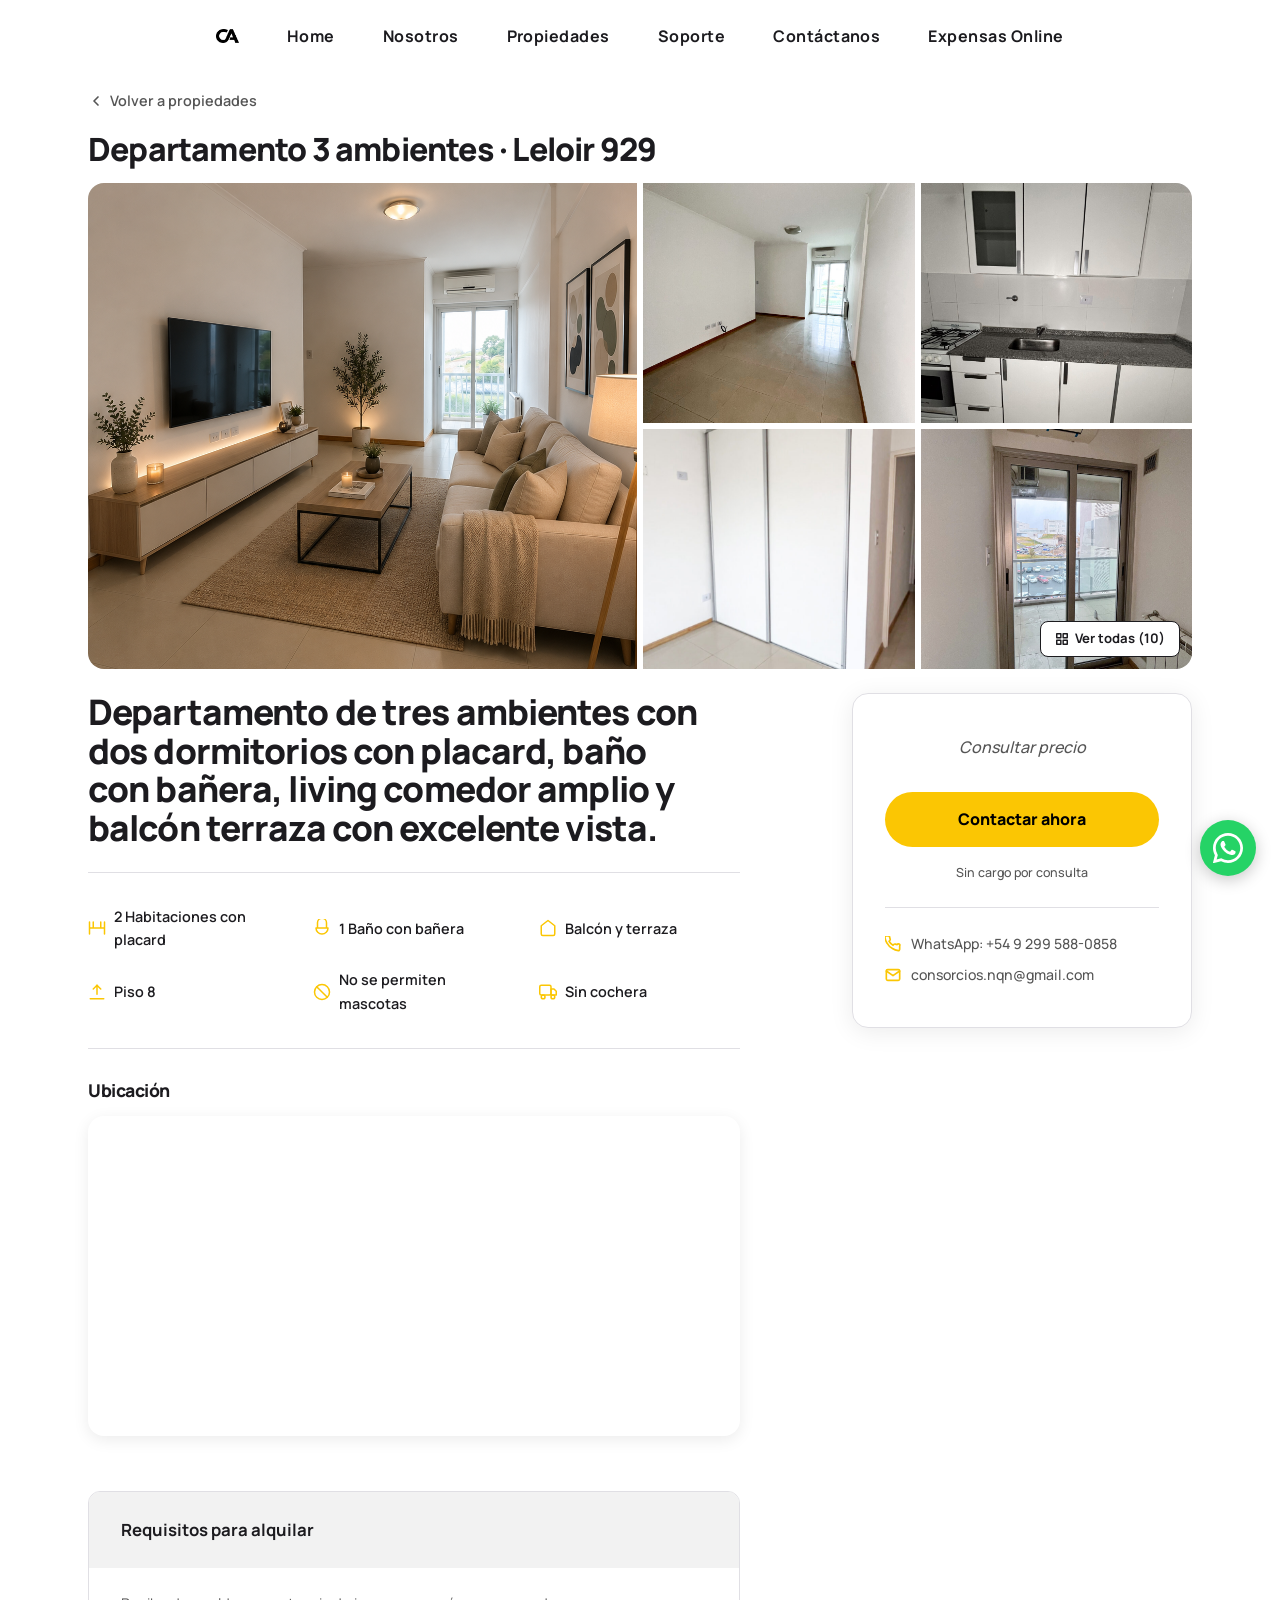
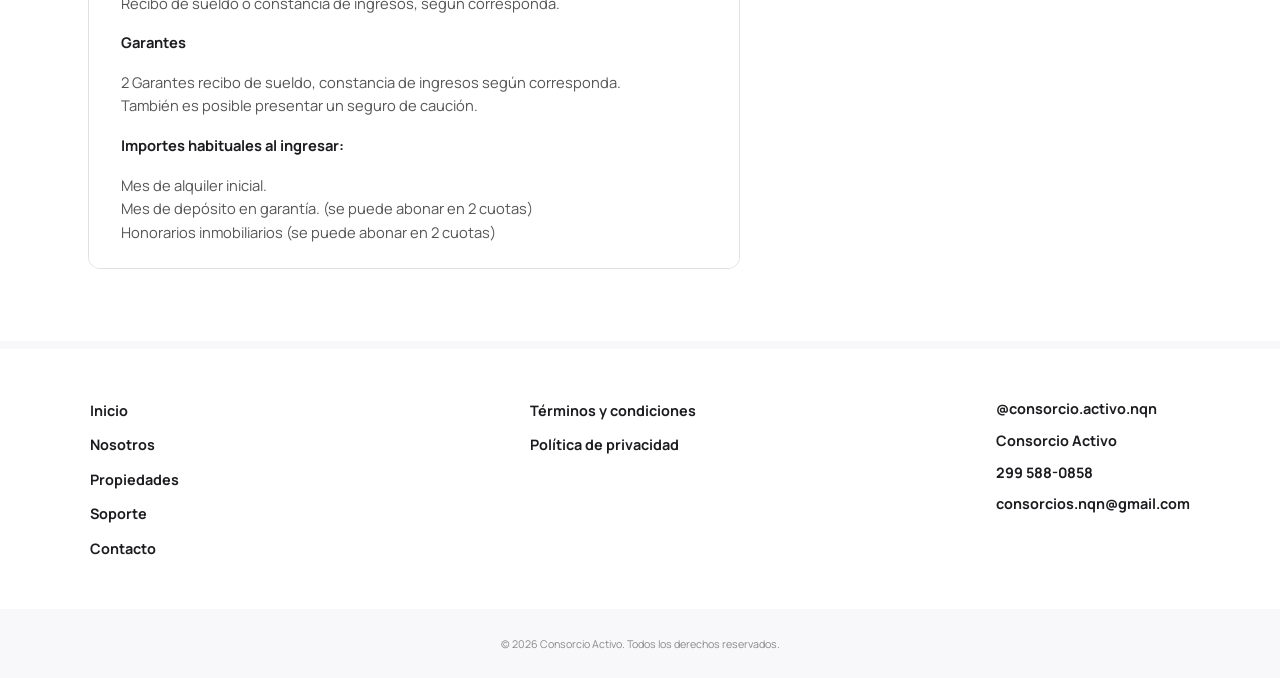
<file: vista-detalle/id3.html>
<!DOCTYPE html>
<html lang="es" dir="ltr">
<head>
  <meta charset="UTF-8">
  <meta name="viewport" content="width=device-width, initial-scale=1, viewport-fit=cover">
  <title>Departamento 3 ambientes · Leloir 929 (Piso 8) · Consorcio Activo</title>
  <meta name="description" content="Departamento de 3 ambientes con 2 dormitorios, baño con bañera, terraza y balcón en Leloir 929, Neuquén capital. Piso 8 con excelente vista. Sin mascotas.">
  <meta name="robots" content="index, follow">
  <meta name="theme-color" content="#FBC603" media="(prefers-color-scheme: light)">
  <meta name="theme-color" content="#1C1B1F" media="(prefers-color-scheme: dark)">
  <link rel="canonical" href="https://consorcioactivo.ar/vista-detalle/id3.html">
  <link rel="icon" type="image/svg+xml" href="../icons/favicon.svg">
  <link rel="apple-touch-icon" href="../icons/apple-touch-icon.png">
  <link rel="manifest" href="../manifest.webmanifest">
  <link rel="preconnect" href="https://fonts.googleapis.com">
  <link rel="preconnect" href="https://fonts.gstatic.com" crossorigin>
  <link rel="stylesheet" href="https://fonts.googleapis.com/css2?family=Manrope:wght@400;500;600;700;800&display=swap">
  <link rel="preload" href="../public/properties/id3/portada propiedad 3.png" as="image" fetchpriority="high">
  <link rel="stylesheet" href="../styles.css?v=20260708-08">

  <style>
    /* ── DETALLE PAGE ─────────────────────────────────────────── */

    .detalle-back {
      padding: var(--sp-3) var(--gutter);
      max-width: var(--max-w);
      margin-inline: auto;
    }
    .detalle-back a {
      font-size: 0.9rem;
      font-weight: 600;
      color: var(--text-secondary);
      text-decoration: none;
      display: inline-flex;
      align-items: center;
      gap: 0.4rem;
      transition: color var(--t-fast) var(--ease);
    }
    .detalle-back a:hover { color: var(--text-primary); }

    /* ── GALERÍA ──────────────────────────────────────────────── */
    .detalle-galeria {
      max-width: var(--max-w);
      margin-inline: auto;
      padding-inline: var(--gutter);
      margin-bottom: var(--sp-4);
    }
    .detalle-galeria-titulo {
      font-size: clamp(1.4rem, 2.5vw, 2rem);
      font-weight: 800;
      margin-bottom: var(--sp-3);
    }
    .detalle-galeria-grid {
      display: grid;
      grid-template-columns: 1fr 1fr;
      grid-template-rows: 240px 240px;
      gap: 6px;
      border-radius: 16px;
      overflow: hidden;
    }
    .detalle-galeria-grid img,
    .detalle-galeria-thumb {
      width: 100%;
      height: 100%;
      object-fit: cover;
      display: block;
      cursor: pointer;
      transition: opacity 0.2s ease;
    }
    .detalle-galeria-grid img:hover,
    .detalle-galeria-thumb:hover { opacity: 0.88; }

    .detalle-galeria-main {
      grid-row: 1 / 3;
      grid-column: 1 / 2;
    }
    .detalle-thumbs {
      display: grid;
      grid-template-columns: 1fr 1fr;
      grid-template-rows: 1fr 1fr;
      gap: 6px;
      grid-row: 1 / 3;
    }
    .detalle-thumb-wrap {
      position: relative;
      overflow: hidden;
    }
    .detalle-thumb-wrap img {
      width: 100%;
      height: 100%;
      object-fit: cover;
      cursor: pointer;
      transition: opacity 0.2s ease;
    }
    .detalle-thumb-wrap img:hover { opacity: 0.88; }
    .detalle-ver-todas {
      position: absolute;
      bottom: 12px;
      right: 12px;
      background: #fff;
      color: var(--text-primary);
      border: 1.5px solid var(--text-primary);
      border-radius: 8px;
      padding: 6px 14px;
      font-size: 0.82rem;
      font-weight: 700;
      font-family: var(--font-display);
      cursor: pointer;
      display: flex;
      align-items: center;
      gap: 6px;
      transition: background 0.15s ease;
    }
    .detalle-ver-todas:hover { background: #f5f5f5; }

    /* ── BODY: contenido + sidebar ────────────────────────────── */
    .detalle-body {
      max-width: var(--max-w);
      margin-inline: auto;
      padding-inline: var(--gutter);
      display: grid;
      grid-template-columns: 1fr 340px;
      gap: var(--sp-8);
      align-items: start;
      padding-bottom: clamp(4rem, 8vh, 7rem);
    }

    /* columna izquierda */
    .detalle-content { min-width: 0; }

    .detalle-h1 {
      font-size: clamp(1.6rem, 2.8vw, 2.2rem);
      font-weight: 800;
      line-height: 1.1;
      margin-bottom: var(--sp-1);
    }
    .detalle-ubicacion {
      font-size: 1rem;
      color: var(--text-secondary);
      font-weight: 500;
      margin-bottom: var(--sp-4);
    }

    .detalle-stats {
      display: grid;
      grid-template-columns: repeat(3, 1fr);
      gap: var(--sp-3) var(--sp-4);
      padding-block: var(--sp-5);
      border-top: 1px solid var(--surface-2);
      border-bottom: 1px solid var(--surface-2);
      margin-bottom: var(--sp-5);
    }
    .detalle-stat {
      display: flex;
      align-items: center;
      gap: 8px;
      font-size: 0.9rem;
      font-weight: 600;
      color: var(--text-primary);
    }
    .detalle-stat svg { flex-shrink: 0; color: var(--brand); }

    .detalle-descripcion {
      font-size: 1rem;
      line-height: 1.65;
      color: var(--text-secondary);
      margin-bottom: var(--sp-6);
    }

    .detalle-features-title {
      font-size: 1.1rem;
      font-weight: 800;
      margin-bottom: var(--sp-3);
    }
    .detalle-features-grid {
      display: grid;
      grid-template-columns: 1fr 1fr;
      gap: var(--sp-2) var(--sp-4);
      margin-bottom: var(--sp-6);
    }
    .detalle-feature {
      display: flex;
      align-items: center;
      gap: 10px;
      font-size: 0.92rem;
      font-weight: 500;
    }
    .detalle-feature-icon {
      width: 32px;
      height: 32px;
      border-radius: 8px;
      background: var(--surface-1);
      display: flex;
      align-items: center;
      justify-content: center;
      flex-shrink: 0;
      color: var(--brand);
    }

    /* ── SIDEBAR ──────────────────────────────────────────────── */
    .detalle-sidebar {
      position: sticky;
      top: calc(var(--nav-h) + var(--sp-5));
    }
    .detalle-precio-card {
      border: 1.5px solid var(--surface-2);
      border-radius: 16px;
      padding: var(--sp-5);
      box-shadow: 0 4px 24px rgba(0,0,0,0.08);
      background: var(--surface-0);
    }
    .detalle-precio-label {
      font-size: 0.8rem;
      font-weight: 600;
      color: var(--text-secondary);
      text-transform: uppercase;
      letter-spacing: 0.06em;
      margin-bottom: var(--sp-1);
    }
    .detalle-precio-valor {
      font-size: 1.8rem;
      font-style: italic;
      font-weight: 800;
      color: var(--text-primary);
      margin-bottom: var(--sp-4);
    }
    .detalle-precio-valor span {
      font-size: 1rem;
      font-weight: 500;
      color: var(--text-secondary);
    }
    /* Caso "Consultar precio" — mismo tamaño/estilo en las dos palabras */
    .detalle-precio-valor--consulta,
    .detalle-precio-valor--consulta span {
      font-size: 1rem;
      font-weight: 500;
      font-style: italic;
      color: var(--text-secondary);
    }
    .detalle-precio-valor--consulta {
      text-align: center;
      padding-block: var(--sp-2);
      margin-bottom: var(--sp-4);
    }
    .detalle-contactar {
      display: block;
      width: 100%;
      background: var(--brand);
      color: #000;
      font-family: var(--font-display);
      font-size: 1rem;
      font-weight: 800;
      text-align: center;
      border: none;
      border-radius: 50px;
      padding: 14px 24px;
      cursor: pointer;
      text-decoration: none;
      transition: opacity 0.15s ease;
      margin-bottom: var(--sp-3);
    }
    .detalle-contactar:hover { opacity: 0.85; }
    .detalle-nota {
      font-size: 0.78rem;
      color: var(--text-secondary);
      text-align: center;
      font-weight: 500;
    }
    .detalle-divider {
      border: none;
      border-top: 1px solid var(--surface-2);
      margin-block: var(--sp-4);
    }
    .detalle-card-feature {
      display: flex;
      align-items: center;
      gap: 10px;
      font-size: 0.88rem;
      font-weight: 500;
      color: var(--text-secondary);
      margin-bottom: var(--sp-2);
    }
    .detalle-card-feature svg { color: var(--brand); flex-shrink: 0; }

    /* ── ACORDEÓN REQUISITOS ─────────────────────────────────── */
    .req-card {
      border-radius: 12px;
      overflow: hidden;
      border: 1px solid var(--surface-2);
      margin-top: var(--sp-2);
    }
    .req-header {
      width: 100%;
      display: flex;
      align-items: center;
      justify-content: space-between;
      padding: var(--sp-4) var(--sp-5);
      background: #F2F2F2;
      border: none;
      cursor: pointer;
      text-align: left;
    }
    .req-title {
      font-family: var(--font-display);
      font-size: 1.05rem;
      font-weight: 700;
      color: var(--text-primary);
    }
    .req-indicator {
      width: 20px;
      height: 3px;
      background: var(--brand);
      border-radius: 2px;
      flex-shrink: 0;
      transition: transform 0.25s ease;
    }
    .req-header[aria-expanded="false"] .req-indicator {
      transform: rotate(90deg);
    }
    .req-body {
      background: #fff;
      padding: var(--sp-4) var(--sp-5);
      display: grid;
      grid-template-rows: 1fr;
      transition: grid-template-rows 0.25s ease;
    }
    .req-body[hidden] {
      display: grid;
      grid-template-rows: 0fr;
      padding-block: 0;
      overflow: hidden;
    }
    .req-body > * { min-height: 0; overflow: hidden; }
    .req-body p {
      font-size: 0.92rem;
      line-height: 1.6;
      color: var(--text-secondary);
      margin-bottom: var(--sp-3);
    }
    .req-body p:last-child { margin-bottom: 0; }
    .req-body strong { color: var(--text-primary); font-weight: 700; }

    /* ── LIGHTBOX ─────────────────────────────────────────────── */
    .detalle-lightbox {
      position: fixed;
      inset: 0;
      width: 100%;
      height: 100%;
      max-width: 100%;
      max-height: 100%;
      background: rgba(0,0,0,0.92);
      border: none;
      padding: 0;
      margin: 0;
    }
    .detalle-lightbox:not([open]) { display: none; }
    .detalle-lightbox[open] {
      display: flex;
      align-items: center;
      justify-content: center;
    }
    .detalle-lightbox::backdrop { background: rgba(0,0,0,0.92); }
    .lightbox-inner {
      position: relative;
      width: 100%;
      height: 100%;
      display: flex;
      align-items: center;
      justify-content: center;
    }
    .lightbox-img {
      max-width: 90vw;
      max-height: 85vh;
      object-fit: contain;
      border-radius: 8px;
      user-select: none;
    }
    .lightbox-close {
      position: absolute;
      top: 20px;
      right: 20px;
      background: rgba(255,255,255,0.12);
      border: none;
      color: #fff;
      width: 44px;
      height: 44px;
      border-radius: 50%;
      font-size: 1.2rem;
      cursor: pointer;
      display: flex;
      align-items: center;
      justify-content: center;
      transition: background 0.15s ease;
      z-index: 10;
    }
    .lightbox-close:hover { background: rgba(255,255,255,0.22); }
    .lightbox-prev,
    .lightbox-next {
      position: absolute;
      top: 50%;
      transform: translateY(-50%);
      background: rgba(255,255,255,0.12);
      border: none;
      color: #fff;
      width: 48px;
      height: 48px;
      border-radius: 50%;
      font-size: 1.4rem;
      cursor: pointer;
      display: flex;
      align-items: center;
      justify-content: center;
      transition: background 0.15s ease;
      z-index: 10;
    }
    .lightbox-prev { left: 20px; }
    .lightbox-next { right: 20px; }
    .lightbox-prev:hover,
    .lightbox-next:hover { background: rgba(255,255,255,0.25); }
    .lightbox-counter {
      position: absolute;
      bottom: 20px;
      left: 50%;
      transform: translateX(-50%);
      color: rgba(255,255,255,0.75);
      font-size: 0.85rem;
      font-weight: 600;
      font-family: var(--font-display);
    }

    /* ── MOBILE ───────────────────────────────────────────────── */
    @media (width < 900px) {
      .detalle-body {
        grid-template-columns: 1fr;
        gap: var(--sp-6);
      }
      .detalle-sidebar {
         position: static;
  order: initial;
      }
      .detalle-galeria-grid {
        grid-template-columns: 1fr;
        grid-template-rows: 260px 180px;
      }
      .detalle-galeria-main {
        grid-row: 1 / 2;
        grid-column: 1 / 2;
      }
      .detalle-thumbs {
        grid-template-columns: repeat(3, 1fr);
        grid-template-rows: 180px;
      }
    }
    @media (width < 600px) {
      .detalle-galeria-grid {
        grid-template-rows: 220px;
      }
      .detalle-thumbs { display: none; }
      .detalle-features-grid { grid-template-columns: 1fr; }
      .lightbox-prev { left: 8px; }
      .lightbox-next { right: 8px; }
    }
    .detalle-mapa{
  margin-bottom: var(--sp-6);
}

.detalle-mapa iframe{
  width: 100%;
  height: 320px;
  border: none;
  border-radius: 16px;
  overflow: hidden;
  box-shadow: 0 4px 16px rgba(0,0,0,.08);
}
  </style>
</head>
<body>

  <a class="skip-link" href="#main">Saltar al contenido</a>

  <app-nav current="propiedades">
    <nav class="nav" aria-label="Navegación principal">
      <a href="../index.html" class="nav__logo" aria-label="Consorcio Activo — inicio">
        <img src="../public/images/logo horizontal-26-06.png" alt="Consorcio Activo" width="66" height="40">
      </a>
      <ul class="nav-links" role="list" id="nav-links">
        <li><a href="../index.html">Home</a></li>
        <li><a href="../nosotros.html">Nosotros</a></li>
        <li><a href="../propiedades.html">Propiedades</a></li>
        <li><a href="../soporte.html">Soporte</a></li>
        <li class="nav-link--mobile"><a href="../contacto.html">Contáctanos</a></li>
        <li><a href="https://expensasonline.pro/index.php/landing" target="_blank" rel="noopener noreferrer">Expensas Online</a></li>
      </ul>
      <a href="../contacto.html" class="btn btn-brand nav-cta">Contáctanos</a>
      <button class="nav-toggle" aria-label="Abrir menú"
              aria-expanded="false" aria-controls="nav-links">
        <span></span><span></span><span></span>
      </button>
    </nav>
  </app-nav>

  <main id="main">

    <!-- Volver -->
    <div class="detalle-back">
      <a href="../propiedades.html">
        <svg width="16" height="16" viewBox="0 0 24 24" fill="none"
             stroke="currentColor" stroke-width="2.5" stroke-linecap="round" stroke-linejoin="round">
          <polyline points="15 18 9 12 15 6"/>
        </svg>
        Volver a propiedades
      </a>
    </div>

    <!-- Galería -->
    <section class="detalle-galeria" aria-label="Fotos de la propiedad">
      <h1 class="detalle-galeria-titulo">Departamento 3 ambientes · Leloir 929</h1>
      <div class="detalle-galeria-grid">
        <!-- Foto principal -->
        <img class="detalle-galeria-main"
             src="../public/properties/id3/portada propiedad 3.png"
             alt="Vista principal del departamento"
             data-index="0">

        <!-- 4 thumbs -->
        <div class="detalle-thumbs">
          <div class="detalle-thumb-wrap">
            <img src="../public/properties/id3/living comedor propiedad 3.jpg"
                 alt="Living comedor" data-index="9">
          </div>
          <div class="detalle-thumb-wrap">
            <img src="../public/properties/id3/cocina propiedad 3.jpg"
                 alt="Cocina" data-index="3">
          </div>
          <div class="detalle-thumb-wrap">
            <img src="../public/properties/id3/habitacion principal propiedad 3 (1).jpg"
                 alt="Habitación principal" data-index="6">
          </div>
          <div class="detalle-thumb-wrap">
            <img src="../public/properties/id3/balcon propiedad 3.jpg"
                 alt="Balcón" data-index="1">
            <button class="detalle-ver-todas" id="btn-ver-todas" aria-label="Ver todas las fotos">
              <svg width="14" height="14" viewBox="0 0 24 24" fill="none"
                   stroke="currentColor" stroke-width="2.5" stroke-linecap="round" stroke-linejoin="round">
                <rect x="3" y="3" width="7" height="7"/><rect x="14" y="3" width="7" height="7"/>
                <rect x="3" y="14" width="7" height="7"/><rect x="14" y="14" width="7" height="7"/>
              </svg>
              Ver todas (10)
            </button>
          </div>
        </div>
      </div>
    </section>

    <!-- Body: contenido + sidebar -->
    <div class="detalle-body">

      <!-- Contenido principal -->
      <div class="detalle-content">

        <h2 class="detalle-h1">Departamento de tres ambientes con dos dormitorios con placard, baño con bañera, living comedor amplio y balcón terraza con excelente vista.</h2>
        <p class="detalle-ubicacion"></p>

        <!-- Stats -->
        <div class="detalle-stats">
          <div class="detalle-stat">
            <svg width="18" height="18" viewBox="0 0 24 24" fill="none"
                 stroke="currentColor" stroke-width="2" stroke-linecap="round" stroke-linejoin="round">
              <path d="M2 4v16M22 4v16M2 12h20M7 12V4M17 12V4"/>
            </svg>
            2 Habitaciones con placard
          </div>
          <div class="detalle-stat">
            <svg width="18" height="18" viewBox="0 0 24 24" fill="none"
                 stroke="currentColor" stroke-width="2" stroke-linecap="round" stroke-linejoin="round">
              <path d="M4 12h16M4 12a8 8 0 0016 0M6 12V5a6 6 0 0112 0v7"/>
            </svg>
            1 Baño con bañera
          </div>
          <div class="detalle-stat">
            <svg width="18" height="18" viewBox="0 0 24 24" fill="none"
                 stroke="currentColor" stroke-width="2" stroke-linecap="round" stroke-linejoin="round">
              <path d="M3 9l9-7 9 7v11a2 2 0 01-2 2H5a2 2 0 01-2-2z"/>
            </svg>
            Balcón y terraza
          </div>
          <div class="detalle-stat">
            <svg width="18" height="18" viewBox="0 0 24 24" fill="none"
                 stroke="currentColor" stroke-width="2" stroke-linecap="round" stroke-linejoin="round">
              <polyline points="17 8 12 3 7 8"/><line x1="12" y1="3" x2="12" y2="15"/>
              <path d="M21 21H3"/>
            </svg>
            Piso 8
          </div>
          <div class="detalle-stat">
            <svg width="18" height="18" viewBox="0 0 24 24" fill="none"
                 stroke="currentColor" stroke-width="2" stroke-linecap="round" stroke-linejoin="round">
              <circle cx="12" cy="12" r="10"/>
              <line x1="4.93" y1="4.93" x2="19.07" y2="19.07"/>
            </svg>
            No se permiten mascotas
          </div>
          <div class="detalle-stat">
            <svg width="18" height="18" viewBox="0 0 24 24" fill="none"
                 stroke="currentColor" stroke-width="2" stroke-linecap="round" stroke-linejoin="round">
              <rect x="1" y="3" width="15" height="13" rx="2"/>
              <path d="M16 8h4l3 3v5h-7V8z"/>
              <circle cx="5.5" cy="18.5" r="2.5"/><circle cx="18.5" cy="18.5" r="2.5"/>
            </svg>
            Sin cochera
          </div>
        </div>
  <!-- Ubicación -->
        <div class="detalle-mapa">
          <h3 class="detalle-features-title">Ubicación</h3>

           <iframe
             src="https://www.google.com/maps/embed?pb=!1m18!1m12!1m3!1d3103.178506638585!2d-68.04869712373134!3d-38.94275017171432!2m3!1f0!2f0!3f0!3m2!1i1024!2i768!4f13.1!3m3!1m2!1s0x960a31626a1394b9%3A0x5d6ab6eb48ece368!2sDr.%20Luis%20Federico%20Leloir%20929%2C%20Q8300%20Neuqu%C3%A9n!5e0!3m2!1ses-419!2sar!4v1784519722119!5m2!1ses-419!2sar"
              width="100%"
              height="320"
             style="border:0;"
             allowfullscreen=""
             loading="lazy"
             referrerpolicy="strict-origin-when-cross-origin">
           </iframe>
        </div>
        <!-- Requisitos -->
        <div class="req-card">
          <div class="req-header">
            <span class="req-title" id="req-title">Requisitos para alquilar</span>
          </div>
          <div class="req-body" id="req-body" role="region" aria-labelledby="req-title">
            <p>Recibo de sueldo o constancia de ingresos, según corresponda.</p>
            <p><strong>Garantes</strong></p>
            <p>2 Garantes recibo de sueldo, constancia de ingresos según corresponda.<br>
               También es posible presentar un seguro de caución.</p>
            <p><strong>Importes habituales al ingresar:</strong></p>
            <p>
              Mes de alquiler inicial.<br>
              Mes de depósito en garantía. (se puede abonar en 2 cuotas)<br>
              Honorarios inmobiliarios (se puede abonar en 2 cuotas)
            </p>
          </div>
        </div>

      </div>

      <!-- Sidebar precio -->
      <aside class="detalle-sidebar" aria-label="Precio y contacto">
        <div class="detalle-precio-card">
          <p class="detalle-precio-valor detalle-precio-valor--consulta">Consultar<span> precio</span></p>

          <a href="../contacto.html" class="detalle-contactar">Contactar ahora</a>
          <p class="detalle-nota">Sin cargo por consulta</p>

          <hr class="detalle-divider">

          <div class="detalle-card-feature">
            <svg width="16" height="16" viewBox="0 0 24 24" fill="none"
                 stroke="currentColor" stroke-width="2.5" stroke-linecap="round" stroke-linejoin="round">
              <path d="M22 16.92v3a2 2 0 01-2.18 2 19.79 19.79 0 01-8.63-3.07
                       A19.5 19.5 0 013.07 10.8 19.79 19.79 0 01.01 2.22
                       A2 2 0 012 .04h3a2 2 0 012 1.72 12.84 12.84 0 00.7 2.81
                       2 2 0 01-.45 2.11L6.09 7.91a16 16 0 006 6l1.27-1.27
                       a2 2 0 012.11-.45 12.84 12.84 0 002.81.7A2 2 0 0122 14.92z"/>
            </svg>
            WhatsApp: +54 9 299 588-0858
          </div>
          <div class="detalle-card-feature">
            <svg width="16" height="16" viewBox="0 0 24 24" fill="none"
                 stroke="currentColor" stroke-width="2.5" stroke-linecap="round" stroke-linejoin="round">
              <path d="M4 4h16c1.1 0 2 .9 2 2v12c0 1.1-.9 2-2 2H4c-1.1 0-2-.9-2-2V6c0-1.1.9-2 2-2z"/>
              <polyline points="22,6 12,13 2,6"/>
            </svg>
            consorcios.nqn@gmail.com
          </div>
        </div>
      </aside>

    </div>

  </main>

  <!-- Lightbox -->
  <dialog class="detalle-lightbox" id="lightbox" aria-label="Galería de fotos">
    <div class="lightbox-inner">
      <button class="lightbox-close" id="lb-close" aria-label="Cerrar galería">✕</button>
      <button class="lightbox-prev" id="lb-prev" aria-label="Foto anterior">‹</button>
      <img class="lightbox-img" id="lb-img" alt="Foto de la propiedad">
      <button class="lightbox-next" id="lb-next" aria-label="Foto siguiente">›</button>
      <p class="lightbox-counter" id="lb-counter">1 / 10</p>
    </div>
  </dialog>

  <footer class="site-footer">
    <div class="footer-inner">
      <nav class="footer-nav" aria-label="Páginas del sitio">
        <ul role="list">
          <li><a href="../index.html">Inicio</a></li>
          <li><a href="../nosotros.html">Nosotros</a></li>
          <li><a href="../propiedades.html">Propiedades</a></li>
          <li><a href="../soporte.html">Soporte</a></li>
          <li><a href="../contacto.html">Contacto</a></li>
        </ul>
      </nav>
      <nav class="footer-legal" aria-label="Información legal">
        <ul role="list">
          <li><a href="../terminos.html">Términos y condiciones</a></li>
          <li><a href="../privacidad.html">Política de privacidad</a></li>
        </ul>
      </nav>
      <address class="footer-contact">
        <p><a href="https://www.instagram.com/consorcio.activo.nqn"
              target="_blank" rel="noopener noreferrer">@consorcio.activo.nqn</a></p>
        <p>Consorcio Activo</p>
        <p><a href="tel:+5492995880858">299 588-0858</a></p>
        <p><a href="mailto:consorcios.nqn@gmail.com">consorcios.nqn@gmail.com</a></p>
      </address>
    </div>
    <p class="footer-copy">
      <small>© <time datetime="2026">2026</time> Consorcio Activo. Todos los derechos reservados.</small>
    </p>
  </footer>

  <script type="module" src="../components/AppNav.js?v=20260708-08"></script>
  <script type="module" src="../app.js?v=20260708-08"></script>

  <script>
    // ── LIGHTBOX ────────────────────────────────────────────────
    const IMAGES = [
      '../public/properties/id3/portada propiedad 3.png',
      '../public/properties/id3/balcon propiedad 3.jpg',
      '../public/properties/id3/baño propiedad 3.jpg',
      '../public/properties/id3/cocina propiedad 3.jpg',
      '../public/properties/id3/detalle comedor propiedad 3.jpg',
      '../public/properties/id3/habitacion 2 propiedad 3.jpg',
      '../public/properties/id3/habitacion principal propiedad 3 (1).jpg',
      '../public/properties/id3/habitacion principal propiedad 3 (2).jpg',
      '../public/properties/id3/habitacion principal propiedad 3.jpg',
      '../public/properties/id3/living comedor propiedad 3.jpg'
    ];

    const dialog  = document.getElementById('lightbox');
    const lbImg   = document.getElementById('lb-img');
    const lbCount = document.getElementById('lb-counter');
    let current   = 0;

    function openLightbox(index) {
      current = index;
      showImage();
      dialog.showModal();
    }

    function showImage() {
      lbImg.src     = IMAGES[current];
      lbImg.alt     = `Foto ${current + 1} de ${IMAGES.length}`;
      lbCount.textContent = `${current + 1} / ${IMAGES.length}`;
    }

    function prev() { current = (current - 1 + IMAGES.length) % IMAGES.length; showImage(); }
    function next() { current = (current + 1) % IMAGES.length; showImage(); }

    // Botones
    document.getElementById('lb-close').addEventListener('click', () => dialog.close());
    document.getElementById('lb-prev').addEventListener('click', prev);
    document.getElementById('lb-next').addEventListener('click', next);

    // Click fuera cierra
    dialog.addEventListener('click', e => { if (e.target === dialog) dialog.close(); });

    // Teclado
    document.addEventListener('keydown', e => {
      if (!dialog.open) return;
      if (e.key === 'ArrowLeft')  prev();
      if (e.key === 'ArrowRight') next();
      if (e.key === 'Escape')     dialog.close();
    });

    // Touch / swipe
    let touchStartX = 0;
    dialog.addEventListener('touchstart', e => { touchStartX = e.touches[0].clientX; }, { passive: true });
    dialog.addEventListener('touchend', e => {
      const dx = e.changedTouches[0].clientX - touchStartX;
      if (Math.abs(dx) < 40) return;
      dx < 0 ? next() : prev();
    });

    // Nota: el bloque "Requisitos para alquilar" es fijo (sin toggle),
    // según ARQUITECTURA-vista-detalle.md — no requiere JS.

    // Abrir desde galería
    document.querySelectorAll('[data-index]').forEach(el => {
      el.addEventListener('click', () => openLightbox(Number(el.dataset.index)));
    });
    document.getElementById('btn-ver-todas').addEventListener('click', () => openLightbox(0));
  </script>

</body>
</html>
</file>
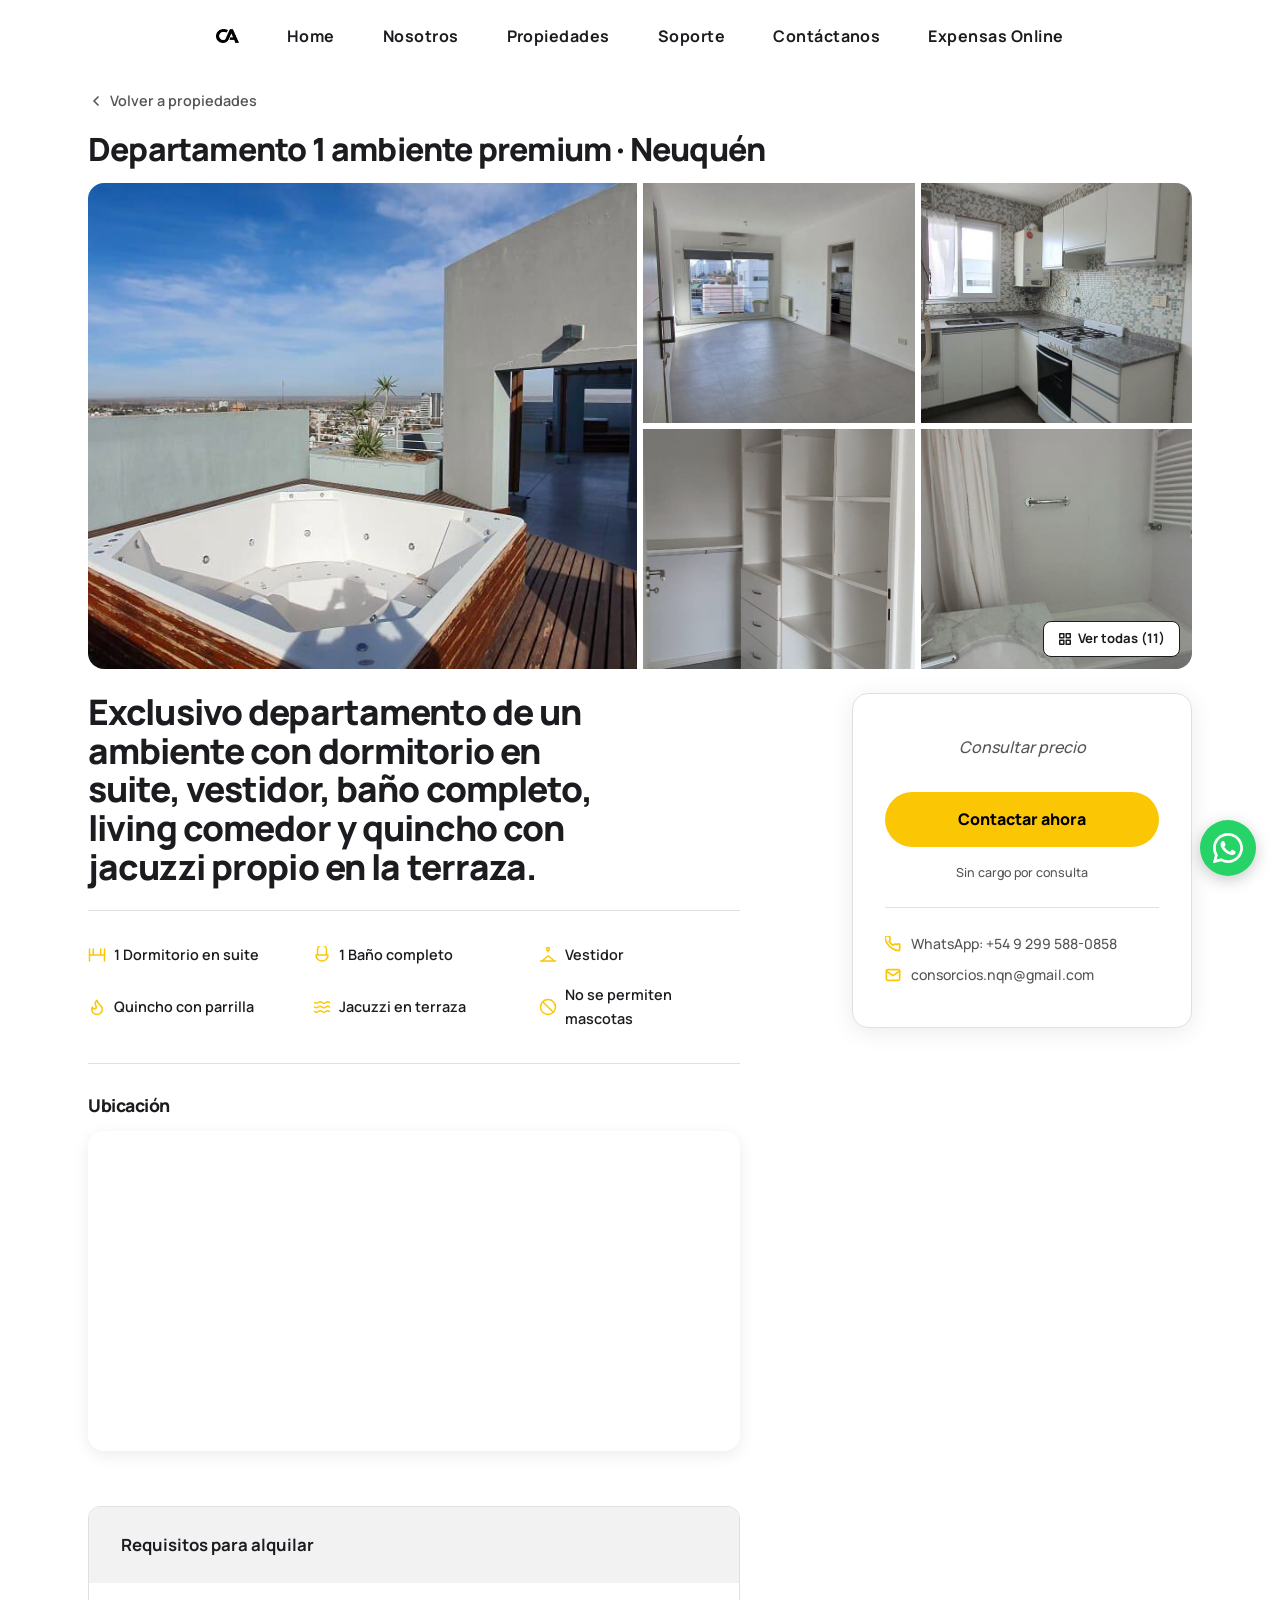
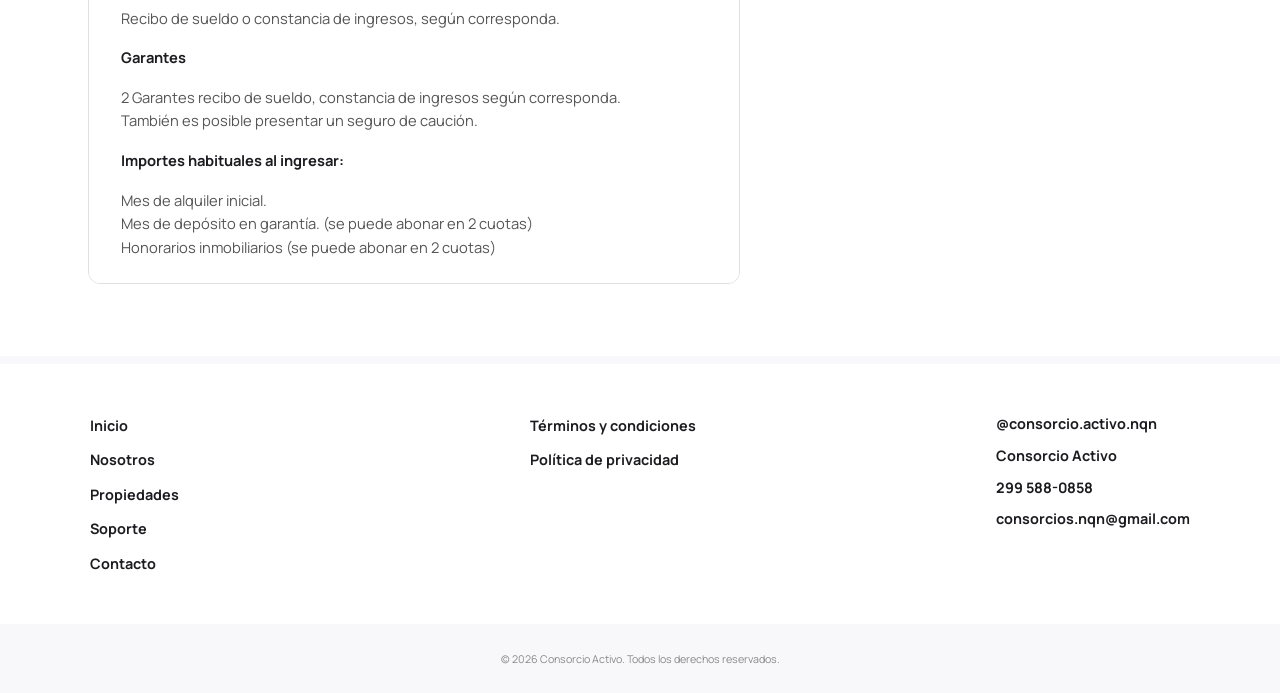
<file: vista-detalle/id4.html>
<!DOCTYPE html>
<html lang="es" dir="ltr">
<head>
  <meta charset="UTF-8">
  <meta name="viewport" content="width=device-width, initial-scale=1, viewport-fit=cover">
  <title>Departamento 1 ambiente premium · Neuquén · Consorcio Activo</title>
  <meta name="description" content="Departamento de 1 ambiente premium con dormitorio en suite, vestidor, baño completo, living comedor, quincho y jacuzzi propio en la terraza. Sin mascotas.">
  <meta name="robots" content="index, follow">
  <meta name="theme-color" content="#FBC603" media="(prefers-color-scheme: light)">
  <meta name="theme-color" content="#1C1B1F" media="(prefers-color-scheme: dark)">
  <link rel="canonical" href="https://consorcioactivo.ar/vista-detalle/id4.html">
  <link rel="icon" type="image/svg+xml" href="../icons/favicon.svg">
  <link rel="apple-touch-icon" href="../icons/apple-touch-icon.png">
  <link rel="manifest" href="../manifest.webmanifest">
  <link rel="preconnect" href="https://fonts.googleapis.com">
  <link rel="preconnect" href="https://fonts.gstatic.com" crossorigin>
  <link rel="stylesheet" href="https://fonts.googleapis.com/css2?family=Manrope:wght@400;500;600;700;800&display=swap">
  <link rel="preload" href="../public/properties/id4/id4-foto8.jpg" as="image" fetchpriority="high">
  <link rel="stylesheet" href="../styles.css?v=20260708-08">

  <style>
    /* ── DETALLE PAGE ─────────────────────────────────────────── */

    .detalle-back {
      padding: var(--sp-3) var(--gutter);
      max-width: var(--max-w);
      margin-inline: auto;
    }
    .detalle-back a {
      font-size: 0.9rem;
      font-weight: 600;
      color: var(--text-secondary);
      text-decoration: none;
      display: inline-flex;
      align-items: center;
      gap: 0.4rem;
      transition: color var(--t-fast) var(--ease);
    }
    .detalle-back a:hover { color: var(--text-primary); }

    /* ── GALERÍA ──────────────────────────────────────────────── */
    .detalle-galeria {
      max-width: var(--max-w);
      margin-inline: auto;
      padding-inline: var(--gutter);
      margin-bottom: var(--sp-4);
    }
    .detalle-galeria-titulo {
      font-size: clamp(1.4rem, 2.5vw, 2rem);
      font-weight: 800;
      margin-bottom: var(--sp-3);
    }
    .detalle-galeria-grid {
      display: grid;
      grid-template-columns: 1fr 1fr;
      grid-template-rows: 240px 240px;
      gap: 6px;
      border-radius: 16px;
      overflow: hidden;
    }
    .detalle-galeria-grid img,
    .detalle-galeria-thumb {
      width: 100%;
      height: 100%;
      object-fit: cover;
      display: block;
      cursor: pointer;
      transition: opacity 0.2s ease;
    }
    .detalle-galeria-grid img:hover,
    .detalle-galeria-thumb:hover { opacity: 0.88; }

    .detalle-galeria-main {
      grid-row: 1 / 3;
      grid-column: 1 / 2;
    }
    .detalle-thumbs {
      display: grid;
      grid-template-columns: 1fr 1fr;
      grid-template-rows: 1fr 1fr;
      gap: 6px;
      grid-row: 1 / 3;
    }
    .detalle-thumb-wrap {
      position: relative;
      overflow: hidden;
    }
    .detalle-thumb-wrap img {
      width: 100%;
      height: 100%;
      object-fit: cover;
      cursor: pointer;
      transition: opacity 0.2s ease;
    }
    .detalle-thumb-wrap img:hover { opacity: 0.88; }
    .detalle-ver-todas {
      position: absolute;
      bottom: 12px;
      right: 12px;
      background: #fff;
      color: var(--text-primary);
      border: 1.5px solid var(--text-primary);
      border-radius: 8px;
      padding: 6px 14px;
      font-size: 0.82rem;
      font-weight: 700;
      font-family: var(--font-display);
      cursor: pointer;
      display: flex;
      align-items: center;
      gap: 6px;
      transition: background 0.15s ease;
    }
    .detalle-ver-todas:hover { background: #f5f5f5; }

    /* ── BODY: contenido + sidebar ────────────────────────────── */
    .detalle-body {
      max-width: var(--max-w);
      margin-inline: auto;
      padding-inline: var(--gutter);
      display: grid;
      grid-template-columns: 1fr 340px;
      gap: var(--sp-8);
      align-items: start;
      padding-bottom: clamp(4rem, 8vh, 7rem);
    }

    /* columna izquierda */
    .detalle-content { min-width: 0; }

    .detalle-h1 {
      font-size: clamp(1.6rem, 2.8vw, 2.2rem);
      font-weight: 800;
      line-height: 1.1;
      margin-bottom: var(--sp-1);
    }
    .detalle-ubicacion {
      font-size: 1rem;
      color: var(--text-secondary);
      font-weight: 500;
      margin-bottom: var(--sp-4);
    }

    .detalle-stats {
      display: grid;
      grid-template-columns: repeat(3, 1fr);
      gap: var(--sp-3) var(--sp-4);
      padding-block: var(--sp-5);
      border-top: 1px solid var(--surface-2);
      border-bottom: 1px solid var(--surface-2);
      margin-bottom: var(--sp-5);
    }
    .detalle-stat {
      display: flex;
      align-items: center;
      gap: 8px;
      font-size: 0.9rem;
      font-weight: 600;
      color: var(--text-primary);
    }
    .detalle-stat svg { flex-shrink: 0; color: var(--brand); }

    .detalle-descripcion {
      font-size: 1rem;
      line-height: 1.65;
      color: var(--text-secondary);
      margin-bottom: var(--sp-6);
    }

    .detalle-features-title {
      font-size: 1.1rem;
      font-weight: 800;
      margin-bottom: var(--sp-3);
    }
    .detalle-features-grid {
      display: grid;
      grid-template-columns: 1fr 1fr;
      gap: var(--sp-2) var(--sp-4);
      margin-bottom: var(--sp-6);
    }
    .detalle-feature {
      display: flex;
      align-items: center;
      gap: 10px;
      font-size: 0.92rem;
      font-weight: 500;
    }
    .detalle-feature-icon {
      width: 32px;
      height: 32px;
      border-radius: 8px;
      background: var(--surface-1);
      display: flex;
      align-items: center;
      justify-content: center;
      flex-shrink: 0;
      color: var(--brand);
    }

    /* ── SIDEBAR ──────────────────────────────────────────────── */
    .detalle-sidebar {
      position: sticky;
      top: calc(var(--nav-h) + var(--sp-5));
    }
    .detalle-precio-card {
      border: 1.5px solid var(--surface-2);
      border-radius: 16px;
      padding: var(--sp-5);
      box-shadow: 0 4px 24px rgba(0,0,0,0.08);
      background: var(--surface-0);
    }
    .detalle-precio-label {
      font-size: 0.8rem;
      font-weight: 600;
      color: var(--text-secondary);
      text-transform: uppercase;
      letter-spacing: 0.06em;
      margin-bottom: var(--sp-1);
    }
    .detalle-precio-valor {
      font-size: 1.8rem;
      font-style: italic;
      font-weight: 800;
      color: var(--text-primary);
      margin-bottom: var(--sp-4);
    }
    .detalle-precio-valor span {
      font-size: 1rem;
      font-weight: 500;
      color: var(--text-secondary);
    }
    /* Caso "Consultar precio" — mismo tamaño/estilo en las dos palabras */
    .detalle-precio-valor--consulta,
    .detalle-precio-valor--consulta span {
      font-size: 1rem;
      font-weight: 500;
      font-style: italic;
      color: var(--text-secondary);
    }
    .detalle-precio-valor--consulta {
      text-align: center;
      padding-block: var(--sp-2);
      margin-bottom: var(--sp-4);
    }
    .detalle-contactar {
      display: block;
      width: 100%;
      background: var(--brand);
      color: #000;
      font-family: var(--font-display);
      font-size: 1rem;
      font-weight: 800;
      text-align: center;
      border: none;
      border-radius: 50px;
      padding: 14px 24px;
      cursor: pointer;
      text-decoration: none;
      transition: opacity 0.15s ease;
      margin-bottom: var(--sp-3);
    }
    .detalle-contactar:hover { opacity: 0.85; }
    .detalle-nota {
      font-size: 0.78rem;
      color: var(--text-secondary);
      text-align: center;
      font-weight: 500;
    }
    .detalle-divider {
      border: none;
      border-top: 1px solid var(--surface-2);
      margin-block: var(--sp-4);
    }
    .detalle-card-feature {
      display: flex;
      align-items: center;
      gap: 10px;
      font-size: 0.88rem;
      font-weight: 500;
      color: var(--text-secondary);
      margin-bottom: var(--sp-2);
    }
    .detalle-card-feature svg { color: var(--brand); flex-shrink: 0; }

    /* ── ACORDEÓN REQUISITOS ─────────────────────────────────── */
    .req-card {
      border-radius: 12px;
      overflow: hidden;
      border: 1px solid var(--surface-2);
      margin-top: var(--sp-2);
    }
    .req-header {
      width: 100%;
      display: flex;
      align-items: center;
      justify-content: space-between;
      padding: var(--sp-4) var(--sp-5);
      background: #F2F2F2;
      border: none;
      cursor: pointer;
      text-align: left;
    }
    .req-title {
      font-family: var(--font-display);
      font-size: 1.05rem;
      font-weight: 700;
      color: var(--text-primary);
    }
    .req-indicator {
      width: 20px;
      height: 3px;
      background: var(--brand);
      border-radius: 2px;
      flex-shrink: 0;
      transition: transform 0.25s ease;
    }
    .req-header[aria-expanded="false"] .req-indicator {
      transform: rotate(90deg);
    }
    .req-body {
      background: #fff;
      padding: var(--sp-4) var(--sp-5);
      display: grid;
      grid-template-rows: 1fr;
      transition: grid-template-rows 0.25s ease;
    }
    .req-body[hidden] {
      display: grid;
      grid-template-rows: 0fr;
      padding-block: 0;
      overflow: hidden;
    }
    .req-body > * { min-height: 0; overflow: hidden; }
    .req-body p {
      font-size: 0.92rem;
      line-height: 1.6;
      color: var(--text-secondary);
      margin-bottom: var(--sp-3);
    }
    .req-body p:last-child { margin-bottom: 0; }
    .req-body strong { color: var(--text-primary); font-weight: 700; }

    /* ── LIGHTBOX ─────────────────────────────────────────────── */
    .detalle-lightbox {
      position: fixed;
      inset: 0;
      width: 100%;
      height: 100%;
      max-width: 100%;
      max-height: 100%;
      background: rgba(0,0,0,0.92);
      border: none;
      padding: 0;
      margin: 0;
    }
    .detalle-lightbox:not([open]) { display: none; }
    .detalle-lightbox[open] {
      display: flex;
      align-items: center;
      justify-content: center;
    }
    .detalle-lightbox::backdrop { background: rgba(0,0,0,0.92); }
    .lightbox-inner {
      position: relative;
      width: 100%;
      height: 100%;
      display: flex;
      align-items: center;
      justify-content: center;
    }
    .lightbox-img {
      max-width: 90vw;
      max-height: 85vh;
      object-fit: contain;
      border-radius: 8px;
      user-select: none;
    }
    .lightbox-close {
      position: absolute;
      top: 20px;
      right: 20px;
      background: rgba(255,255,255,0.12);
      border: none;
      color: #fff;
      width: 44px;
      height: 44px;
      border-radius: 50%;
      font-size: 1.2rem;
      cursor: pointer;
      display: flex;
      align-items: center;
      justify-content: center;
      transition: background 0.15s ease;
      z-index: 10;
    }
    .lightbox-close:hover { background: rgba(255,255,255,0.22); }
    .lightbox-prev,
    .lightbox-next {
      position: absolute;
      top: 50%;
      transform: translateY(-50%);
      background: rgba(255,255,255,0.12);
      border: none;
      color: #fff;
      width: 48px;
      height: 48px;
      border-radius: 50%;
      font-size: 1.4rem;
      cursor: pointer;
      display: flex;
      align-items: center;
      justify-content: center;
      transition: background 0.15s ease;
      z-index: 10;
    }
    .lightbox-prev { left: 20px; }
    .lightbox-next { right: 20px; }
    .lightbox-prev:hover,
    .lightbox-next:hover { background: rgba(255,255,255,0.25); }
    .lightbox-counter {
      position: absolute;
      bottom: 20px;
      left: 50%;
      transform: translateX(-50%);
      color: rgba(255,255,255,0.75);
      font-size: 0.85rem;
      font-weight: 600;
      font-family: var(--font-display);
    }

    /* ── MOBILE ───────────────────────────────────────────────── */
    @media (width < 900px) {
      .detalle-body {
        grid-template-columns: 1fr;
        gap: var(--sp-6);
      }
      .detalle-sidebar {
         position: static;
  order: initial;
      }
      .detalle-galeria-grid {
        grid-template-columns: 1fr;
        grid-template-rows: 260px 180px;
      }
      .detalle-galeria-main {
        grid-row: 1 / 2;
        grid-column: 1 / 2;
      }
      .detalle-thumbs {
        grid-template-columns: repeat(3, 1fr);
        grid-template-rows: 180px;
      }
    }
    @media (width < 600px) {
      .detalle-galeria-grid {
        grid-template-rows: 220px;
      }
      .detalle-thumbs { display: none; }
      .detalle-features-grid { grid-template-columns: 1fr; }
      .lightbox-prev { left: 8px; }
      .lightbox-next { right: 8px; }
    }
    .detalle-mapa{
  margin-bottom: var(--sp-6);
}

.detalle-mapa iframe{
  width: 100%;
  height: 320px;
  border: none;
  border-radius: 16px;
  overflow: hidden;
  box-shadow: 0 4px 16px rgba(0,0,0,.08);
}
  </style>
</head>
<body>

  <a class="skip-link" href="#main">Saltar al contenido</a>

  <app-nav current="propiedades">
    <nav class="nav" aria-label="Navegación principal">
      <a href="../index.html" class="nav__logo" aria-label="Consorcio Activo — inicio">
        <img src="../public/images/logo horizontal-26-06.png" alt="Consorcio Activo" width="66" height="40">
      </a>
      <ul class="nav-links" role="list" id="nav-links">
        <li><a href="../index.html">Home</a></li>
        <li><a href="../nosotros.html">Nosotros</a></li>
        <li><a href="../propiedades.html">Propiedades</a></li>
        <li><a href="../soporte.html">Soporte</a></li>
        <li class="nav-link--mobile"><a href="../contacto.html">Contáctanos</a></li>
        <li><a href="https://expensasonline.pro/index.php/landing" target="_blank" rel="noopener noreferrer">Expensas Online</a></li>
      </ul>
      <a href="../contacto.html" class="btn btn-brand nav-cta">Contáctanos</a>
      <button class="nav-toggle" aria-label="Abrir menú"
              aria-expanded="false" aria-controls="nav-links">
        <span></span><span></span><span></span>
      </button>
    </nav>
  </app-nav>

  <main id="main">

    <!-- Volver -->
    <div class="detalle-back">
      <a href="../propiedades.html">
        <svg width="16" height="16" viewBox="0 0 24 24" fill="none"
             stroke="currentColor" stroke-width="2.5" stroke-linecap="round" stroke-linejoin="round">
          <polyline points="15 18 9 12 15 6"/>
        </svg>
        Volver a propiedades
      </a>
    </div>

    <!-- Galería -->
    <section class="detalle-galeria" aria-label="Fotos de la propiedad">
      <h1 class="detalle-galeria-titulo">Departamento 1 ambiente premium · Neuquén</h1>
      <div class="detalle-galeria-grid">
        <!-- Foto principal -->
        <img class="detalle-galeria-main"
             src="../public/properties/id4/id4-foto8.jpg"
             alt="Vista principal del departamento"
             data-index="0">

        <!-- 4 thumbs -->
        <div class="detalle-thumbs">
          <div class="detalle-thumb-wrap">
            <img src="../public/properties/id4/id4-foto5.jpg"
                 alt="Living comedor" data-index="5">
          </div>
          <div class="detalle-thumb-wrap">
            <img src="../public/properties/id4/id4-foto10.jpg"
                 alt="Cocina" data-index="9">
          </div>
          <div class="detalle-thumb-wrap">
            <img src="../public/properties/id4/id4-foto4.jpg"
                 alt="Vestidor" data-index="4">
          </div>
          <div class="detalle-thumb-wrap">
            <img src="../public/properties/id4/id4-foto3.jpg"
                 alt="Baño completo" data-index="3">
            <button class="detalle-ver-todas" id="btn-ver-todas" aria-label="Ver todas las fotos">
              <svg width="14" height="14" viewBox="0 0 24 24" fill="none"
                   stroke="currentColor" stroke-width="2.5" stroke-linecap="round" stroke-linejoin="round">
                <rect x="3" y="3" width="7" height="7"/><rect x="14" y="3" width="7" height="7"/>
                <rect x="3" y="14" width="7" height="7"/><rect x="14" y="14" width="7" height="7"/>
              </svg>
              Ver todas (11)
            </button>
          </div>
        </div>
      </div>
    </section>

    <!-- Body: contenido + sidebar -->
    <div class="detalle-body">

      <!-- Contenido principal -->
      <div class="detalle-content">

        <h2 class="detalle-h1">Exclusivo departamento de un ambiente con dormitorio en suite, vestidor, baño completo, living comedor y quincho con jacuzzi propio en la terraza.</h2>
        <p class="detalle-ubicacion"></p>

        <!-- Stats -->
        <div class="detalle-stats">
          <div class="detalle-stat">
            <svg width="18" height="18" viewBox="0 0 24 24" fill="none"
                 stroke="currentColor" stroke-width="2" stroke-linecap="round" stroke-linejoin="round">
              <path d="M2 4v16M22 4v16M2 12h20M7 12V4M17 12V4"/>
            </svg>
            1 Dormitorio en suite
          </div>
          <div class="detalle-stat">
            <svg width="18" height="18" viewBox="0 0 24 24" fill="none"
                 stroke="currentColor" stroke-width="2" stroke-linecap="round" stroke-linejoin="round">
              <path d="M4 12h16M4 12a8 8 0 0016 0M6 12V5a6 6 0 0112 0v7"/>
            </svg>
            1 Baño completo
          </div>
          <div class="detalle-stat">
            <svg width="18" height="18" viewBox="0 0 24 24" fill="none"
                 stroke="currentColor" stroke-width="2" stroke-linecap="round" stroke-linejoin="round">
              <circle cx="12" cy="4" r="2"/>
              <path d="M12 6v2M4 20l7-6a2 2 0 012.5 0l7 6M2 20h20"/>
            </svg>
            Vestidor
          </div>
          <div class="detalle-stat">
            <svg width="18" height="18" viewBox="0 0 24 24" fill="none"
                 stroke="currentColor" stroke-width="2" stroke-linecap="round" stroke-linejoin="round">
              <path d="M8.5 14.5A2.5 2.5 0 0011 12c0-1.38-.5-2-1-3-1.072-2.143-.224-4.054 2-6
                       .5 2.5 2 4.9 4 6.5 2 1.6 3 3.5 3 5.5a7 7 0 11-14 0c0-1.153.433-2.294 1-3
                       a2.5 2.5 0 002.5 2.5z"/>
            </svg>
            Quincho con parrilla
          </div>
          <div class="detalle-stat">
            <svg width="18" height="18" viewBox="0 0 24 24" fill="none"
                 stroke="currentColor" stroke-width="2" stroke-linecap="round" stroke-linejoin="round">
              <path d="M2 6c.6.5 1.2 1 2.5 1C7 7 7 5 9.5 5c2.6 0 2.4 2 5 2 2.5 0 2.5-2 5-2
                       1.3 0 1.9.5 2.5 1M2 12c.6.5 1.2 1 2.5 1 2.5 0 2.5-2 5-2 2.6 0 2.4 2 5 2
                       2.5 0 2.5-2 5-2 1.3 0 1.9.5 2.5 1M2 18c.6.5 1.2 1 2.5 1 2.5 0 2.5-2 5-2
                       2.6 0 2.4 2 5 2 2.5 0 2.5-2 5-2 1.3 0 1.9.5 2.5 1"/>
            </svg>
            Jacuzzi en terraza
          </div>
          <div class="detalle-stat">
            <svg width="18" height="18" viewBox="0 0 24 24" fill="none"
                 stroke="currentColor" stroke-width="2" stroke-linecap="round" stroke-linejoin="round">
              <circle cx="12" cy="12" r="10"/>
              <line x1="4.93" y1="4.93" x2="19.07" y2="19.07"/>
            </svg>
            No se permiten mascotas
          </div>
        </div>
        <!-- Ubicación -->
        <div class="detalle-mapa">
          <h3 class="detalle-features-title">Ubicación</h3>

           <iframe
             src="https://www.google.com/maps/embed?pb=!1m18!1m12!1m3!1d3103.178506638585!2d-68.04869712373134!3d-38.94275017171432!2m3!1f0!2f0!3f0!3m2!1i1024!2i768!4f13.1!3m3!1m2!1s0x960a31626a1394b9%3A0x5d6ab6eb48ece368!2sDr.%20Luis%20Federico%20Leloir%20929%2C%20Q8300%20Neuqu%C3%A9n!5e0!3m2!1ses-419!2sar!4v1784519722119!5m2!1ses-419!2sar"
              width="100%"
              height="320"
             style="border:0;"
             allowfullscreen=""
             loading="lazy"
             referrerpolicy="strict-origin-when-cross-origin">
           </iframe>
        </div>
        <!-- Requisitos -->
        <div class="req-card">
          <div class="req-header">
            <span class="req-title" id="req-title">Requisitos para alquilar</span>
          </div>
          <div class="req-body" id="req-body" role="region" aria-labelledby="req-title">
            <p>Recibo de sueldo o constancia de ingresos, según corresponda.</p>
            <p><strong>Garantes</strong></p>
            <p>2 Garantes recibo de sueldo, constancia de ingresos según corresponda.<br>
               También es posible presentar un seguro de caución.</p>
            <p><strong>Importes habituales al ingresar:</strong></p>
            <p>
              Mes de alquiler inicial.<br>
              Mes de depósito en garantía. (se puede abonar en 2 cuotas)<br>
              Honorarios inmobiliarios (se puede abonar en 2 cuotas)
            </p>
          </div>
        </div>

      </div>

      <!-- Sidebar precio -->
      <aside class="detalle-sidebar" aria-label="Precio y contacto">
        <div class="detalle-precio-card">
          <p class="detalle-precio-valor detalle-precio-valor--consulta">Consultar<span> precio</span></p>

          <a href="../contacto.html" class="detalle-contactar">Contactar ahora</a>
          <p class="detalle-nota">Sin cargo por consulta</p>

          <hr class="detalle-divider">

          <div class="detalle-card-feature">
            <svg width="16" height="16" viewBox="0 0 24 24" fill="none"
                 stroke="currentColor" stroke-width="2.5" stroke-linecap="round" stroke-linejoin="round">
              <path d="M22 16.92v3a2 2 0 01-2.18 2 19.79 19.79 0 01-8.63-3.07
                       A19.5 19.5 0 013.07 10.8 19.79 19.79 0 01.01 2.22
                       A2 2 0 012 .04h3a2 2 0 012 1.72 12.84 12.84 0 00.7 2.81
                       2 2 0 01-.45 2.11L6.09 7.91a16 16 0 006 6l1.27-1.27
                       a2 2 0 012.11-.45 12.84 12.84 0 002.81.7A2 2 0 0122 14.92z"/>
            </svg>
            WhatsApp: +54 9 299 588-0858
          </div>
          <div class="detalle-card-feature">
            <svg width="16" height="16" viewBox="0 0 24 24" fill="none"
                 stroke="currentColor" stroke-width="2.5" stroke-linecap="round" stroke-linejoin="round">
              <path d="M4 4h16c1.1 0 2 .9 2 2v12c0 1.1-.9 2-2 2H4c-1.1 0-2-.9-2-2V6c0-1.1.9-2 2-2z"/>
              <polyline points="22,6 12,13 2,6"/>
            </svg>
            consorcios.nqn@gmail.com
          </div>
        </div>
      </aside>

    </div>

  </main>

  <!-- Lightbox -->
  <dialog class="detalle-lightbox" id="lightbox" aria-label="Galería de fotos">
    <div class="lightbox-inner">
      <button class="lightbox-close" id="lb-close" aria-label="Cerrar galería">✕</button>
      <button class="lightbox-prev" id="lb-prev" aria-label="Foto anterior">‹</button>
      <img class="lightbox-img" id="lb-img" alt="Foto de la propiedad">
      <button class="lightbox-next" id="lb-next" aria-label="Foto siguiente">›</button>
      <p class="lightbox-counter" id="lb-counter">1 / 11</p>
    </div>
  </dialog>

  <footer class="site-footer">
    <div class="footer-inner">
      <nav class="footer-nav" aria-label="Páginas del sitio">
        <ul role="list">
          <li><a href="../index.html">Inicio</a></li>
          <li><a href="../nosotros.html">Nosotros</a></li>
          <li><a href="../propiedades.html">Propiedades</a></li>
          <li><a href="../soporte.html">Soporte</a></li>
          <li><a href="../contacto.html">Contacto</a></li>
        </ul>
      </nav>
      <nav class="footer-legal" aria-label="Información legal">
        <ul role="list">
          <li><a href="../terminos.html">Términos y condiciones</a></li>
          <li><a href="../privacidad.html">Política de privacidad</a></li>
        </ul>
      </nav>
      <address class="footer-contact">
        <p><a href="https://www.instagram.com/consorcio.activo.nqn"
              target="_blank" rel="noopener noreferrer">@consorcio.activo.nqn</a></p>
        <p>Consorcio Activo</p>
        <p><a href="tel:+5492995880858">299 588-0858</a></p>
        <p><a href="mailto:consorcios.nqn@gmail.com">consorcios.nqn@gmail.com</a></p>
      </address>
    </div>
    <p class="footer-copy">
      <small>© <time datetime="2026">2026</time> Consorcio Activo. Todos los derechos reservados.</small>
    </p>
  </footer>

  <script type="module" src="../components/AppNav.js?v=20260708-08"></script>
  <script type="module" src="../app.js?v=20260708-08"></script>

  <script>
    // ── LIGHTBOX ────────────────────────────────────────────────
    const IMAGES = [
      '../public/properties/id4/id4-foto8.jpg',
      '../public/properties/id4/id4-foto1.jpg',
      '../public/properties/id4/id4-foto2.jpg',
      '../public/properties/id4/id4-foto3.jpg',
      '../public/properties/id4/id4-foto4.jpg',
      '../public/properties/id4/id4-foto5.jpg',
      '../public/properties/id4/id4-foto6.jpg',
      '../public/properties/id4/id4-foto7.jpg',
      '../public/properties/id4/id4-foto9.jpg',
      '../public/properties/id4/id4-foto10.jpg',
      '../public/properties/id4/id4-foto11.jpg'
    ];

    const dialog  = document.getElementById('lightbox');
    const lbImg   = document.getElementById('lb-img');
    const lbCount = document.getElementById('lb-counter');
    let current   = 0;

    function openLightbox(index) {
      current = index;
      showImage();
      dialog.showModal();
    }

    function showImage() {
      lbImg.src     = IMAGES[current];
      lbImg.alt     = `Foto ${current + 1} de ${IMAGES.length}`;
      lbCount.textContent = `${current + 1} / ${IMAGES.length}`;
    }

    function prev() { current = (current - 1 + IMAGES.length) % IMAGES.length; showImage(); }
    function next() { current = (current + 1) % IMAGES.length; showImage(); }

    // Botones
    document.getElementById('lb-close').addEventListener('click', () => dialog.close());
    document.getElementById('lb-prev').addEventListener('click', prev);
    document.getElementById('lb-next').addEventListener('click', next);

    // Click fuera cierra
    dialog.addEventListener('click', e => { if (e.target === dialog) dialog.close(); });

    // Teclado
    document.addEventListener('keydown', e => {
      if (!dialog.open) return;
      if (e.key === 'ArrowLeft')  prev();
      if (e.key === 'ArrowRight') next();
      if (e.key === 'Escape')     dialog.close();
    });

    // Touch / swipe
    let touchStartX = 0;
    dialog.addEventListener('touchstart', e => { touchStartX = e.touches[0].clientX; }, { passive: true });
    dialog.addEventListener('touchend', e => {
      const dx = e.changedTouches[0].clientX - touchStartX;
      if (Math.abs(dx) < 40) return;
      dx < 0 ? next() : prev();
    });

    // Nota: el bloque "Requisitos para alquilar" es fijo (sin toggle),
    // según ARQUITECTURA-vista-detalle.md — no requiere JS.

    // Abrir desde galería
    document.querySelectorAll('[data-index]').forEach(el => {
      el.addEventListener('click', () => openLightbox(Number(el.dataset.index)));
    });
    document.getElementById('btn-ver-todas').addEventListener('click', () => openLightbox(0));
  </script>

</body>
</html>
</file>
<file: styles.css>
/* ================================================================
   CONSORCIO ACTIVO — styles.css
   Vanilla Web · Firtman pattern
   Un solo archivo. Sin preprocesadores. Sin frameworks.
   @layer reset, base, layout, components, responsive
================================================================ */

@layer reset, base, layout, components, responsive;


/* ── RESET ─────────────────────────────────────────────────────
   Normalización mínima. Sin opiniones de diseño aquí.
──────────────────────────────────────────────────────────────── */
@layer reset {

  *, *::before, *::after {
    box-sizing: border-box;
    margin: 0;
    padding: 0;
  }

  html {
    color-scheme: light;
    scroll-behavior: smooth;
    -webkit-text-size-adjust: 100%;
  }

  body {
    min-height: 100dvh;
    overflow-x: hidden;
    -webkit-font-smoothing: antialiased;
  }

  img, picture, video, canvas, svg {
    display: block;
    max-width: 100%;
  }

  /* ul con role="list" no necesita bullets (accesibilidad intencional) */
  ul[role="list"] { list-style: none; }

  button {
    cursor: pointer;
    border: none;
    background: none;
    font: inherit;
  }

  a { color: inherit; text-decoration: none; }

  h1, h2, h3 { text-wrap: balance; }
  p          { text-wrap: pretty; }

  /* Transiciones cross-page suaves — MPA nativa (solo si el usuario no pidió reducción) */
  @media (prefers-reduced-motion: no-preference) {
    @view-transition { navigation: auto; }
  }
}


/* ── BASE: TOKENS + TIPOGRAFÍA ─────────────────────────────────
   Toda la identidad visual vive en custom properties.
   Renombrar aquí cambia todo el sitio.
──────────────────────────────────────────────────────────────── */
@layer base {

  :root {
    /* ── Colores de marca ── */
    --brand:          #FBC603;   /* amarillo principal */
    --brand-2:        #FFBD0C;   /* amarillo secundario */
    --brand-accent:   #E7941D;   /* naranja / ámbar */
    --brand-hover:    #E7941D;   /* hover → naranja */
    --brand-text:     #1C1B1F;   /* texto sobre botón amarillo */

    /* ── Texto ── */
    --text-primary:   #1C1B1F;
    --text-secondary: #555555;
    --text-muted:     #888888;

    /* ── Superficies ── */
    --surface-0:      #FFFFFF;
    --surface-1:      #F8F8FA;   /* gris muy suave */
    --surface-2:      #E0DFE4;   /* placeholder imagen / borde suave */

    /* ── Bordes ── */
    --border:         #E0DFE4;

    /* ── Tipografía ── */
    --font-display: 'Manrope', system-ui, sans-serif;
    --font-body:    'Manrope', system-ui, sans-serif;

    /* ── Scrollbar + accent ── */
    scrollbar-color: var(--brand) var(--surface-1);
    scrollbar-width: thin;
    accent-color: var(--brand);

    /* ── Espaciado (escala × 4px) ── */
    --sp-1:  0.25rem;  /*  4px */
    --sp-2:  0.5rem;   /*  8px */
    --sp-3:  1rem;     /* 16px */
    --sp-4:  1.5rem;   /* 24px */
    --sp-5:  2rem;     /* 32px */
    --sp-6:  3rem;     /* 48px */
    --sp-7:  4.5rem;   /* 72px */
    --sp-8:  7rem;     /* 112px */

    /* ── Layout ── */
    --max-w:      1200px;
    --nav-h:      72px;
    --gutter:     clamp(1rem, 4vw, 3rem);
    --nav-gutter: var(--gutter);

    /* ── Forma ── */
    --radius-sm:   0.375rem;
    --radius-md:   0.75rem;
    --radius-pill: 999px;

    /* ── Movimiento ── */
    --ease:  cubic-bezier(0.4, 0, 0.2, 1);
    --t-fast: 0.15s;
    --t-base: 0.25s;
  }

  body {
    font-family: var(--font-body);
    font-size: 1rem;
    line-height: 1.65;
    color: var(--text-primary);
    background: var(--surface-0);
  }

  h1, h2, h3, h4 {
    font-family: var(--font-display);
    font-weight: 900;
    line-height: 1.08;
    letter-spacing: -0.025em;
    color: var(--text-primary);
  }

  h1 { font-size: clamp(2.4rem, 6.5vw, 4.2rem); }
  h2 { font-size: clamp(1.8rem, 4.5vw, 3.2rem); }
  h3 { font-size: clamp(1.1rem, 2.5vw, 1.5rem); font-weight: 700; }

  p  { color: var(--text-secondary); max-width: 58ch; }
}


/* ── LAYOUT: HELPERS GLOBALES ──────────────────────────────────
   No hay "container" universal; cada sección maneja su padding.
   Esto es intencional: las secciones full-bleed no quedan cortadas.
──────────────────────────────────────────────────────────────── */
@layer layout {

  /* Centra el contenido respetando el ancho máximo */
  .inner {
    width: min(var(--max-w), 100% - (var(--gutter) * 2));
    margin-inline: auto;
  }

  /* Etiqueta de sección (ej. "NUESTRO COMPROMISO") */
  .section-label {
    font-family: var(--font-display);
    font-size: 0.7rem;
    font-weight: 700;
    letter-spacing: 0.14em;
    text-transform: uppercase;
    color: var(--brand);
  }

  /* Palabra/frase con color brand */
  .accent {
    color: var(--brand);
    font-style: normal;
  }
}


/* ── COMPONENTS ────────────────────────────────────────────────
   Cada bloque es independiente. Sin acoplamiento de selectores.
──────────────────────────────────────────────────────────────── */
@layer components {

  /* ── Skip link (accesibilidad) ── */
  .skip-link {
    position: absolute;
    top: -100%;
    left: 0;
    padding: var(--sp-2) var(--sp-4);
    background: var(--brand);
    color: var(--brand-text);
    font-weight: 700;
    border-radius: 0 0 var(--radius-md) 0;
    z-index: 999;
    transition: top var(--t-fast) var(--ease);
  }
  .skip-link:focus-visible { top: 0; }


  /* ── Botones ── */
  .btn {
    display: inline-flex;
    align-items: center;
    gap: var(--sp-2);
    padding: 0.72rem 1.75rem;
    border-radius: var(--radius-pill);
    font-family: var(--font-display);
    font-size: 0.85rem;
    font-weight: 800;
    letter-spacing: 0.04em;
    text-transform: uppercase;
    white-space: nowrap;
    cursor: pointer;
    transition:
      background var(--t-fast) var(--ease),
      transform  var(--t-fast) var(--ease),
      box-shadow var(--t-fast) var(--ease);
  }

  .btn-brand {
    background: var(--brand);
    color: var(--brand-text);
    border: 2px solid var(--brand);
  }
  .btn-brand:hover {
    background: var(--brand-hover);
    border-color: var(--brand-hover);
    transform: translateY(-2px);
  }
  .btn-brand:active { transform: translateY(0); }

  .btn-outline {
    background: transparent;
    color: var(--brand);
    border: 2px solid var(--brand);
  }
  .btn-outline:hover {
    background: var(--brand);
    color: var(--brand-text);
  }

  .btn-sm {
    padding: 0.5rem 1.2rem;
    font-size: 0.78rem;
  }


  /* ── Link con flecha ── */
  .link-arrow {
    display: inline-flex;
    align-items: center;
    gap: var(--sp-1);
    font-family: var(--font-display);
    font-size: 0.75rem;
    font-weight: 700;
    letter-spacing: 0.1em;
    text-transform: uppercase;
    color: var(--text-primary);
    transition: gap var(--t-base) var(--ease), color var(--t-fast) var(--ease);
  }
  .link-arrow:hover { gap: var(--sp-2); color: var(--brand); }


  /* ── Link de tarjeta ── */
  .card-link {
    display: inline-flex;
    align-items: center;
    gap: var(--sp-1);
    font-size: 0.85rem;
    font-weight: 600;
    color: var(--text-primary);
    margin-top: var(--sp-3);
    transition: gap var(--t-base) var(--ease), color var(--t-fast) var(--ease);
  }
  .card-link:hover { gap: var(--sp-2); color: var(--brand); }


  /* ── Placeholders de imagen ── */
  .img-ph {
    background-color: var(--surface-2);
    width: 100%;
  }
  .img-ph--hero     { aspect-ratio: 9/10; }
  .img-ph--fill     { width: 100%; height: 100%; min-height: 400px; }
  .img-ph--property { aspect-ratio: 4/3; }
  .img-ph--cta      { aspect-ratio: 16/11; }


  /* ── Círculos decorativos ── */
  .deco-circle {
    position: absolute;
    border-radius: 50%;
    background: var(--brand);
    pointer-events: none;
    z-index: 0;
  }


  /* ================================================================
     HEADER
  ================================================================ */
  .site-header {
    position: sticky;
    top: 0;
    z-index: 100;
    background: var(--surface-0);
    border-bottom: 1px solid var(--border);
  }

  .nav {
    display: flex;
    align-items: center;
    justify-content: center;
    gap: var(--sp-6);
    height: var(--nav-h);
    width: calc(100% - (var(--nav-gutter) * 2));
    margin-inline: auto;
    position: relative;
  }

  .nav__logo {
    display: flex;
    align-items: center;
    flex-shrink: 0;
  }
  .nav__logo img { height: 0.85rem; width: auto; }

  .nav-links {
    display: flex;
    gap: var(--sp-6);
  }
  .nav-links a {
    font-family: var(--font-display);
    font-size: 1rem;
    font-weight: 700;
    letter-spacing: 0.03em;
    color: var(--text-primary);
    padding-bottom: 3px;
    border-bottom: 2px solid transparent;
    transition: border-color var(--t-fast) var(--ease), color var(--t-fast) var(--ease);
  }
  .nav-links a:hover,
  .nav-links a[aria-current="page"] {
    color: var(--brand);
    border-bottom-color: var(--brand);
  }

  .nav-cta { display: none; }

  /* Hamburger */
  .nav-toggle {
    display: none;
    flex-direction: column;
    justify-content: center;
    gap: 5px;
    width: 32px;
    height: 32px;
    margin-left: auto;
    flex-shrink: 0;
  }
  .nav-toggle span {
    display: block;
    height: 2px;
    border-radius: 2px;
    background: var(--text-primary);
    transition: transform var(--t-base) var(--ease), opacity var(--t-base) var(--ease);
  }
  /* Estado abierto — CSS puro vía :has() + aria-expanded */
  .nav:has(.nav-toggle[aria-expanded="true"]) .nav-toggle span:nth-child(1) { transform: translateY(7px) rotate(45deg); }
  .nav:has(.nav-toggle[aria-expanded="true"]) .nav-toggle span:nth-child(2) { opacity: 0; }
  .nav:has(.nav-toggle[aria-expanded="true"]) .nav-toggle span:nth-child(3) { transform: translateY(-7px) rotate(-45deg); }

  .nav:has(.nav-toggle[aria-expanded="true"]) .nav-links {
    display: flex;
    flex-direction: column;
    position: absolute;
    top: var(--nav-h);
    left: 0;
    right: 0;
    background: var(--surface-0);
    border-bottom: 1px solid var(--border);
    padding: var(--sp-4) var(--gutter);
    gap: 0;
    z-index: 99;
    margin-left: 0;
    transform: none;
    box-shadow: 0 8px 24px rgba(0,0,0,0.08);
    animation: navSlideDown 0.22s var(--ease) both;
  }
  .nav:has(.nav-toggle[aria-expanded="true"]) .nav-links a {
    font-size: 1.05rem;
    font-weight: 700;
    border-bottom-color: transparent;
    border-bottom: 1px solid var(--border);
    padding-block: 0.875rem; /* ≥ 44px touch target */
    display: block;
  }
  .nav:has(.nav-toggle[aria-expanded="true"]) .nav-links li:last-child a {
    border-bottom: none;
  }
  .nav:has(.nav-toggle[aria-expanded="true"]) .nav-cta { display: none; }

  /* Contáctanos — visible en desktop como li normal, y en mobile dropdown */
  .nav-link--mobile { display: list-item; }
  .nav:has(.nav-toggle[aria-expanded="true"]) .nav-link--mobile { display: list-item; }
  .nav:has(.nav-toggle[aria-expanded="true"]) .nav-link--mobile a {
    font-weight: 800;
    letter-spacing: 0.02em;
  }

  @keyframes navSlideDown {
    from { opacity: 0; transform: translateY(-6px); }
    to   { opacity: 1; transform: translateY(0); }
  }


  /* ================================================================
     HERO
  ================================================================ */
  .hero {
    display: grid;
    grid-template-columns: 1fr 1fr;
    min-height: calc(100dvh - var(--nav-h));
    overflow: hidden;
    position: relative;
    background-repeat: no-repeat;
    background-size: contain;
    background-position: right center;
  }

  /* Hero inicio — imagen con contain a la derecha */
  .hero--inicio {
    background-image: url("public/images/header-index-ampliado.jpg");
  }

@media (max-width: 600px) {
  .hero--inicio {
    background-image: url("./consorcio-mobile/mobile-hero-inicio.png");
  }
}
  .hero--nosotros {
    background-image: url("public/images/header-nosotros-ampliado.jpg");
    background-size: cover;
    background-position: center top;
    background-repeat: no-repeat;
    min-height: calc(100dvh - var(--nav-h));
  }

@media (max-width: 600px) {
  .nosotros-hero{
    background-image: url("./consorcio-mobile/header-mobile-nosotros.png");
  }
}
  .hero--nosotros .hero-content {
    grid-column: 2;
    text-align: right;
    align-items: flex-end;
  }

  .hero-content {
    display: flex;
    flex-direction: column;
    justify-content: center;
    align-items: flex-start;
    gap: var(--sp-5);
    padding: var(--sp-8)
             var(--sp-6)
             var(--sp-8)
             max(calc(var(--gutter) * 1.8), calc((100% - var(--max-w)) / 2 + var(--sp-7)));
    position: relative;
    z-index: 1;
  }

  .hero-content h1 {
    font-size: clamp(3rem, 7vw, 4.8rem);
    font-weight: 800;
    line-height: 1.04;
  }

  .hero-lead {
    font-size: 1.08rem;
    color: var(--text-secondary);
    max-width: 38ch;
  }
  .hero-title-mobile,
  .hero-lead-mobile,
  .commitment-link,
  .properties-dots {
    display: none;
  }

  /* Círculos decorativos del hero */
  .deco-circle--lg {
    width: clamp(200px, 28vw, 340px);
    height: clamp(200px, 28vw, 340px);
    top: 4%;
    right: 8%;
    opacity: 0.88;
  }
  .deco-circle--sm {
    width: 18px;
    height: 18px;
    top: 38%;
    right: 5%;
    opacity: 1;
  }

  /* SCROLL vertical — decorativo */
  .hero-scroll {
    position: absolute;
    right: 1.2rem;
    top: 50%;
    transform-origin: center center;
    transform: translateY(-50%) rotate(90deg);
    display: flex;
    align-items: center;
    gap: var(--sp-2);
    z-index: 2;
  }
  .hero-scroll span {
    font-family: var(--font-display);
    font-size: 0.6rem;
    font-weight: 700;
    letter-spacing: 0.28em;
    text-transform: uppercase;
    color: var(--text-muted);
  }
  .hero-scroll::before {
    content: '';
    display: block;
    width: 36px;
    height: 1px;
    background: var(--text-muted);
  }


  /* ================================================================
     COMPROMISO
  ================================================================ */
  .commitment {
    padding: var(--sp-5) 0 var(--sp-3);
    font-family: var(--font-body);
    text-align: center;
  }

  .commitment > .section-label {
    display: block;
    width: fit-content;
    margin: 0 auto var(--sp-5);
    font-family: var(--font-body);
    font-size: 0.88rem;
    font-weight: 800;
    letter-spacing: 0.22em;
    color: #E7941D;
  }

  .commitment-grid {
    display: grid;
    grid-template-columns: repeat(3, 1fr);
    width: min(var(--max-w), 100% - (var(--gutter) * 2));
    margin-inline: auto;
    border-top: 1px solid var(--border);
  }

  .commitment-card {
    padding: var(--sp-6) var(--sp-5);
    text-align: center;
    border-right: 1px solid var(--border);
    display: flex;
    flex-direction: column;
    align-items: center;
    gap: var(--sp-2);
  }
  .commitment-card:last-child { border-right: none; }

  .commitment-icon {
    width: 54px;
    height: 54px;
    border-radius: 50%;
    background: color-mix(in srgb, var(--brand) 82%, white);
    color: var(--brand-text);
    display: flex;
    align-items: center;
    justify-content: center;
    flex-shrink: 0;
    margin-bottom: var(--sp-2);
  }
  .commitment-icon img {
    width: 38px;
    height: 38px;
    object-fit: contain;
    flex-shrink: 0;
  }

  .commitment-card h2 {
    font-size: 1.08rem;
    font-weight: 800;
    letter-spacing: 0;
    line-height: 1.3;
    color: var(--text-primary);
  }
  .commitment-card p {
    font-size: 0.94rem;
    font-weight: 500;
    line-height: 1.6;
    max-width: 26ch;
  }
  .commitment-card .card-link { font-weight: 800; }


  /* ================================================================
     SOBRE NOSOTROS (preview)
  ================================================================ */
  .about-preview {
    display: grid;
    grid-template-columns: 1fr 1fr;
    min-height: 410px;
    overflow: hidden;
    position: relative;
  }

  /* index.html usa background en about-preview */
  .about-preview--bg {
    background-image: url("public/images/imagen_nosotros_inicio.jpg");
    background-repeat: no-repeat;
    background-size: cover;
    background-position: center;
  }

  /* ================================================================
     PROPIEDADES CTA (bg) — hero horizontal, texto alineado a la derecha
  ================================================================ */
  .properties-cta {
    position: relative;
    min-height: 580px;
    overflow: hidden;
  }

  .properties-cta--bg {
    background-image: url("public/images/propiedades index-new.png");
    background-repeat: no-repeat;
    background-position: center bottom;
  }

  /* Contenedor centrado al ancho máximo del sitio, texto empujado al tercio derecho */
    .properties-cta-inner {
      width: min(var(--max-w), calc(100% - (var(--gutter) * 2)));
  min-height: 580px;
  margin-inline: auto;

  display: flex;
  align-items: center;
  justify-content: flex-end;
}

 

  .properties-cta-content {
   .properties-cta-content {
  display: flex;
  flex-direction: column;
  align-items: flex-start;
  width: min(320px, 30%);
  gap: var(--sp-1);
  position: relative;
  z-index: 1;
  margin-top: 140px !important;
}
  }
  .properties-cta-content .section-label {
    color: var(--brand);
    margin-bottom: var(--sp-1);
  }
  .properties-cta-content h2 {
    font-family: var(--font-body);
    font-weight: 800;
    font-size: clamp(1.5rem, 2.1vw, 2rem);
    line-height: 1.12;
  }
  .properties-cta-content p {
    max-width: 28ch;
    font-size: 0.9rem;
    line-height: 1.35;
    margin-top: var(--sp-1);
  }
  .properties-cta-content .link-arrow {
    margin-top: var(--sp-3);
    padding-bottom: 0.32rem;
    border-bottom: 3px solid currentColor;
    font-weight: 800;
    gap: var(--sp-2);
  }

  /* figura imagen en about-preview (nosotros.html) */
  .about-figure {
    position: relative;
    overflow: hidden;
    min-height: 0;
  }
  .about-figure img {
    width: 100%;
    height: 100%;
    object-fit: cover;
    object-position: center;
    display: block;
  }

  .about-content {
    display: flex;
    flex-direction: column;
    justify-content: center;
    align-items: flex-start;
    gap: var(--sp-3);
    padding: var(--sp-6)
             var(--sp-6)
             var(--sp-6)
             max(var(--gutter), calc((100% - var(--max-w)) / 2 + var(--gutter)));
    position: relative;
    z-index: 1;
  }
  .about-content h2 {
    font-family: var(--font-body);
    font-weight: 800;
  }
  .about-content p {
    max-width: 49ch;
    line-height: 1.25;
  }
  .about-content .btn { font-weight: 800; }

  .spaces-figure img,
  .mission-figure img {
    width: 100%;
    height: 100%;
    object-fit: cover;
    object-position: center;
    display: block;
  }

  /* ================================================================
     PROPIEDADES (preview)
  ================================================================ */
  .properties-preview {
    padding: var(--sp-5) 0 var(--sp-6);
    font-family: var(--font-body);
  }

  .properties-header {
    display: flex;
    justify-content: space-between;
    align-items: flex-end;
    gap: var(--sp-5);
    width: min(var(--max-w), 100% - (var(--gutter) * 2));
    margin-inline: auto;
    margin-bottom: var(--sp-4);
  }

  .properties-aside {
    display: flex;
    flex-direction: column;
    align-items: flex-start;
    gap: var(--sp-2);
    text-align: left;
    flex-shrink: 0;
  }
  .properties-aside p { font-size: 0.875rem; max-width: unset; }
  .properties-aside .link-arrow {
    padding-bottom: 0.32rem;
    border-bottom: 3px solid currentColor;
    font-weight: 800;
  }

  .properties-grid {
    display: grid;
    grid-template-columns: repeat(3, 1fr);
    gap: var(--sp-5);
    width: min(var(--max-w), 100% - (var(--gutter) * 2));
    margin-inline: auto;
    align-items: start;
  }

  .property-card {
    display: flex;
    flex-direction: column;
    align-items: center;
    text-align: center;
    gap: var(--sp-2);
    container-type: inline-size;
  }

  .property-card-img {
    width: 100%;
    overflow: hidden;
    border-radius: var(--radius-md);
    aspect-ratio: 1 / 1;
  }
  .property-card-img img,
  .property-card-img .img-ph--property {
    width: 100%;
    height: 100%;
    object-fit: cover;
    object-position: center;
    transition: transform 0.4s var(--ease);
  }
  .property-card:hover .property-card-img img,
  .property-card:hover .img-ph--property { transform: scale(1.035); }

  .property-card-body {
    display: flex;
    flex-direction: column;
    align-items: center;
    gap: var(--sp-1);
    width: 100%;
  }
  .property-card-body h3 {
    font-family: var(--font-body);
    font-size: clamp(2rem, 9cqw, 3rem);
    font-weight: 800;
    line-height: 1.05;
  }
  .property-card-body p {
    font-size: clamp(1rem, 4cqw, 1.35rem);
    line-height: 1.2;
    max-width: 28ch;
    color: var(--text-primary);
  }
  .property-card-body .btn {
    margin-top: var(--sp-2);
    min-width: 160px;
    justify-content: center;
    font-weight: 800;
  }


  /* ================================================================
     NUESTROS ESPACIOS
  ================================================================ */
  .spaces {
    display: grid;
    grid-template-columns: 1fr 1fr;
    min-height: 420px;
    font-family: var(--font-body);
    overflow: hidden;
  }

  .spaces-figure {
    overflow: hidden;
    min-height: 100%;
  }

  .spaces-content {
    display: flex;
    flex-direction: column;
    justify-content: center;
    align-items: flex-start;
    gap: var(--sp-5);
    padding: var(--sp-6)
             max(var(--gutter), calc((100% - var(--max-w)) / 2 + var(--gutter)))
             var(--sp-6)
             var(--sp-6);
    background: var(--surface-1);
  }
  .spaces-content h2 {
    font-family: var(--font-body);
    font-weight: 800;
  }
  .spaces-content p { max-width: 44ch; line-height: 1.25; }
  .spaces-content .btn { font-weight: 800; }


  /* ================================================================
     CTA CONTACTO
  ================================================================ */
  .contact-cta {
    display: grid;
    grid-template-columns: 1fr 1fr;
    min-height: 360px;
    background: var(--surface-1);
    overflow: hidden;
    width: 100%;
  }

  .contact-cta-content {
    display: flex;
    flex-direction: column;
    justify-content: center;
    align-items: flex-start;
    gap: var(--sp-4);
    padding: var(--sp-7) var(--sp-6) var(--sp-7) max(var(--sp-7), calc((100vw - var(--max-w)) / 2 + var(--sp-6)));
  }
  .contact-cta-content h2 {
    font-size: clamp(1.6rem, 2.8vw, 2.25rem);
    font-weight: 800;
    line-height: 1.1;
    color: var(--text-primary);
  }
  .contact-cta-content > p {
    font-size: 1rem;
    font-weight: 500;
    color: var(--text-secondary);
    max-width: unset;
    margin: 0;
  }

  .contact-cta-actions {
    display: flex;
    align-items: center;
    gap: 2rem;
    flex-wrap: wrap;
    margin-top: var(--sp-1);
  }
  .contact-cta-actions .btn {
    font-weight: 800;
    text-transform: uppercase;
  }
  .contact-cta-actions .link-arrow {
    font-weight: 800;
    font-size: 0.85rem;
    letter-spacing: 0.1em;
    text-transform: uppercase;
    color: var(--text-primary);
  }

  /* Columna imagen con fade hacia la izquierda */
  .contact-cta-figure {
    position: relative;
    overflow: hidden;
    align-self: stretch;
  }
  .contact-cta-figure img {
    position: absolute;
    inset: 0;
    width: 100%;
    height: 100%;
    object-fit: cover;
    object-position: center;
    display: block;
  }
  /* Fade de izquierda → transparente sobre la imagen */
  .contact-cta-figure::before {
    content: '';
    position: absolute;
    inset: 0;
    background: linear-gradient(to right, var(--surface-1) 0%, transparent 45%);
    z-index: 1;
    pointer-events: none;
  }


  /* ================================================================
     FOOTER
  ================================================================ */
  .site-footer {
    padding: var(--sp-2) 0 var(--sp-4);
    border-top: 0;
    background: var(--surface-1);
    font-family: var(--font-body);
  }

  .footer-inner {
    display: flex;
    justify-content: space-between;
    align-items: start;
    flex-wrap: wrap;
    gap: var(--sp-8);
    width: 100%;
    padding: var(--sp-6) 7%;
    background: var(--surface-0);
  }

  /* Cada columna del footer ocupa un ancho fijo para que queden simétricos */
  .footer-nav,
  .footer-legal,
  .footer-contact {
    min-width: 140px;
  }

  .footer-brand img { height: 40px; width: auto; }

  .footer-nav ul,
  .footer-legal ul {
    display: flex;
    flex-direction: column;
    gap: var(--sp-2);
  }
  .footer-nav a,
  .footer-legal a {
    font-size: 0.9rem;
    font-weight: 700;
    color: var(--text-primary);
    transition: color var(--t-fast) var(--ease);
  }
  .footer-nav a:hover,
  .footer-legal a:hover { color: var(--brand); }

  .footer-contact {
    font-style: normal;
    display: flex;
    flex-direction: column;
    gap: var(--sp-2);
  }
  .footer-contact p,
  .footer-contact a {
    font-size: 0.9rem;
    font-weight: 700;
    color: var(--text-primary);
    transition: color var(--t-fast) var(--ease);
  }
  .footer-contact a:hover { color: var(--brand); }

  .footer-copy {
    display: block;
    width: min(var(--max-w), 100% - (var(--gutter) * 2));
    margin-inline: auto;
    padding-top: var(--sp-4);
    text-align: center;
    font-size: 0.8rem;
    color: var(--text-muted);
  }

  /* ================================================================
     NOSOTROS PAGE
  ================================================================ */
  .nosotros-page {
    font-family: var(--font-body);
    background: var(--surface-0);
  }

  .nosotros-hero {
    position: relative;
    width: 100%;
    min-height: calc(100dvh - var(--nav-h));
    overflow: hidden;
    background-image: url("public/images/header-nosotros-ampliado.jpg");
    background-repeat: no-repeat;
    background-size: cover;
    background-position: center top;
  }

  .nosotros-hero-content {
    position: absolute;
    top: 50%;
    right: max(var(--gutter), calc((100% - var(--max-w)) / 2 - var(--sp-3)));
    transform: translateY(-50%);
    width: min(620px, 44vw);
    text-align: right;
  }
  .nosotros-hero-content h1 {
    font-size: clamp(2.4rem, 4.2vw, 4rem);
    font-weight: 800;
    line-height: 0.98;
  }
  .nosotros-hero-content p {
    margin-top: var(--sp-3);
    margin-left: auto;
    max-width: 46ch;
    font-size: 0.95rem;
    font-weight: 600;
    line-height: 1.25;
    color: var(--text-secondary);
  }

  .nosotros-about {
    display: grid;
    grid-template-columns: 1fr 1.08fr;
    min-height: 360px;
    overflow: hidden;
    background: var(--surface-1);
  }
  .nosotros-about-content {
    display: flex;
    flex-direction: column;
    justify-content: center;
    gap: var(--sp-3);
    padding: var(--sp-6)
             var(--sp-6)
             var(--sp-6)
             max(var(--gutter), calc((100% - var(--max-w)) / 2 + var(--sp-6)));
  }
  .nosotros-about-content h2 {
    font-size: clamp(2rem, 4vw, 3rem);
    font-weight: 800;
    line-height: 0.95;
  }
  .nosotros-about-content p {
    max-width: 46ch;
    font-size: 0.92rem;
    font-weight: 600;
    line-height: 1.25;
  }
  .nosotros-about-figure {
    min-height: 360px;
    overflow: hidden;
  }
  .nosotros-about-figure img {
    width: 100%;
    height: 100%;
    object-fit: cover;
    object-position: center;
  }
  .nosotros-stats {
    display: flex;
    gap: var(--sp-5);
    margin-top: var(--sp-2);
    color: var(--brand-accent);
  }
  .nosotros-stat {
    display: flex;
    align-items: center;
    gap: var(--sp-3);
    color: var(--brand-accent);
  }
  .nosotros-stat-icon {
    width: 44px;
    height: 44px;
    flex-shrink: 0;
    color: currentColor;
  }
  .nosotros-stat span {
    display: block;
    max-width: 12ch;
    font-size: 0.78rem;
    font-weight: 800;
    line-height: 1.15;
  }

  .nosotros-commitment {
    background: var(--surface-0);
  }
  .nosotros-commitment-header {
    padding: var(--sp-5) var(--gutter);
    text-align: center;
  }
  .nosotros-commitment-header .section-label {
    display: block;
    width: fit-content;
    margin-inline: auto;
    margin-bottom: var(--sp-3);
    text-align: center;
    font-size: 24px;
  }
  .nosotros-commitment-header h2 {
    font-size: clamp(2rem, 3.8vw, 3.2rem);
    font-weight: 800;
    line-height: 1.12;
  }

  .nosotros-commitment-row {
    display: flex;
    align-items: center;
    position: relative;
    aspect-ratio: 2568 / 405;
    min-height: 190px;
    overflow: hidden;
    background: var(--surface-1);
  }
  .nosotros-commitment-row + .nosotros-commitment-row {
    border-top: 1px solid var(--surface-0);
  }
  .nosotros-commitment-text {
    display: flex;
    align-items: center;
    gap: var(--sp-4);
    position: relative;
    z-index: 1;
    width: fit-content;
    max-width: 50%;
    margin-left: 20%;
    padding-block: var(--sp-4);
  }
  .nosotros-commitment-copy {
    min-width: 0;
  }
  .nosotros-commitment-text h3 {
    font-size: clamp(1.45rem, 2.2vw, 2rem);
    font-weight: 800;
    line-height: 1.05;
  }
  .nosotros-commitment-text p {
    margin-top: var(--sp-1);
    font-size: 0.82rem;
    font-weight: 600;
    line-height: 1.25;
    max-width: none;
    white-space: nowrap;
  }
  .nosotros-commitment-img {
    position: absolute;
    inset: 0;
    z-index: 0;
    width: 100%;
    height: 100%;
    object-fit: contain;
    object-position: center;
  }
  .nosotros-commitment-row--community .nosotros-commitment-text {
    justify-content: flex-end;
    margin-left: auto;
    margin-right: 20%;
    text-align: right;
  }
  .nosotros-commitment-row--security .nosotros-commitment-img,
  .nosotros-commitment-row--community .nosotros-commitment-img,
  .nosotros-commitment-row--innovation .nosotros-commitment-img {
    object-position: center;
  }

  .nosotros-testimonials {
    padding: var(--sp-6) 0 var(--sp-5);
    background: var(--surface-0);
  }
  .nosotros-testimonials-inner {
    width: min(var(--max-w), 100% - (var(--gutter) * 2));
    margin-inline: auto;
  }
  .nosotros-testimonials h2 {
    margin-top: var(--sp-2);
    max-width: 980px;
    font-size: clamp(2rem, 3.6vw, 3rem);
    font-weight: 800;
    line-height: 1.05;
  }
  .nosotros-testimonial-list {
    display: grid;
    grid-template-columns: repeat(3, 1fr);
    gap: var(--sp-5);
    margin-top: var(--sp-5);
  }
  .nosotros-testimonial-list li {
    min-height: 150px;
    padding: var(--sp-5);
    border-radius: var(--radius-md);
    background: var(--surface-1);
  }
  .nosotros-testimonial-list span {
    display: block;
    color: var(--brand);
    font-size: 4rem;
    font-weight: 800;
    line-height: 0.55;
  }
  .nosotros-testimonial-list p {
    margin-top: var(--sp-2);
    font-size: 0.84rem;
    font-weight: 600;
    line-height: 1.3;
  }
  .nosotros-testimonial-list strong,
  .nosotros-testimonial-list small {
    display: block;
    margin-top: var(--sp-2);
    font-size: 0.78rem;
    line-height: 1.2;
  }
  .nosotros-testimonial-list small {
    margin-top: 0;
    color: var(--text-secondary);
  }
  .nosotros-testimonial-dots {
    display: flex;
    justify-content: center;
    gap: var(--sp-2);
    margin-top: var(--sp-5);
  }
  .nosotros-testimonial-dots span {
    width: 10px;
    height: 10px;
    border-radius: 50%;
    background: var(--brand);
  }

  /* ================================================================
     PÁGINAS INTERIORES — estilos compartidos entre nosotros,
     propiedades, contacto y soporte.
  ================================================================ */

  /* ── Hero de página interior ── */
  .page-hero {
    padding: var(--sp-8) 0 var(--sp-7);
    background: var(--surface-1);
  }
  .page-hero .section-label { display: block; margin-bottom: var(--sp-3); }
  .page-hero h1 { line-height: 1.05; }
  .page-hero .hero-lead { margin-top: var(--sp-3); max-width: 48ch; }

  /* ── Banner de imagen full-width ── */
  .page-media {
    width: 100%;
    overflow: hidden;
    background: var(--surface-2);
  }
  .img-ph--banner {
    width: 100%;
    height: clamp(240px, 30vw, 460px);
    background: var(--surface-2);
  }

  /* ── Sección de valores (Nosotros) ── */
  .values { padding: var(--sp-8) 0; }

  .values-inner {
    display: grid;
    grid-template-columns: 1fr 2fr;
    gap: var(--sp-7) var(--sp-8);
    align-items: start;
  }

  .values-intro {
    display: flex;
    flex-direction: column;
    gap: var(--sp-4);
    position: sticky;
    top: calc(var(--nav-h) + var(--sp-5));
  }

  .values-grid {
    display: grid;
    grid-template-columns: repeat(2, 1fr);
    gap: var(--sp-5);
  }

  .value-card {
    display: flex;
    flex-direction: column;
    gap: var(--sp-2);
    padding: var(--sp-5);
    background: var(--surface-1);
    border-radius: var(--radius-md);
    border: 1px solid var(--border);
    transition: box-shadow var(--t-base) var(--ease);
  }
  .value-card:hover {
    box-shadow: 0 4px 24px rgba(0,0,0,0.07);
  }
  .value-card h3 { font-size: 1rem; }
  .value-card p  { font-size: 0.875rem; max-width: unset; }

  /* ── Misión / Visión (Nosotros) ── */
  .mission {
    display: grid;
    grid-template-columns: 1fr 1fr;
    min-height: 500px;
    overflow: hidden;
    background: var(--surface-1);
  }

  .mission-figure { position: relative; overflow: hidden; }

  .mission-content {
    display: flex;
    flex-direction: column;
    justify-content: center;
    align-items: flex-start;
    gap: var(--sp-4);
    padding: var(--sp-8)
             max(var(--gutter), calc((100% - var(--max-w)) / 2 + var(--gutter)))
             var(--sp-8)
             var(--sp-6);
  }
  .mission-content p { max-width: 40ch; }

  /* ── Sección de propiedades (propiedades.html) ── */
  .properties-section { padding: var(--sp-8) 0; }
  .properties-section--alt { background: var(--surface-1); }
  .properties-aside-text {
    font-size: 0.9rem;
    color: var(--text-secondary);
    max-width: 32ch;
    flex-shrink: 0;
  }

  /* ── Página de contacto ── */
  /* ══════════════════════════════════════════════════════════
     CONTACTO — página completa
  ══════════════════════════════════════════════════════════ */

  /* ── S1: HERO CONTACTO — mismo sistema que Nosotros/Soporte ── */
  .contacto-hero {
    position: relative;
    width: 100%;
    min-height: calc(100dvh - var(--nav-h));
    overflow: hidden;
    background-image: url("public/images/header-contacto-ampliadov1.jpg");
    background-size: cover;
    background-position: left center;
    background-repeat: no-repeat;
  }

  /* Sin overlay — imagen pura */
  .contacto-hero::before { display: none; }

  /* Texto anclado al top-left, fuera de la zona de la planta/laptop */
  .contacto-hero-content {
    position: absolute;
    inset: 0;
    display: flex;
    align-items: flex-start;
    padding-top: clamp(11rem, 27vh, 20rem);
    z-index: 1;
  }

  .contacto-hero-text {
    max-width: 28%;
    margin-left: max(var(--gutter), calc((100% - var(--max-w)) / 2 + 1rem));
    display: flex;
    flex-direction: column;
    gap: var(--sp-3);
  }

  /* Imagen clara → texto oscuro para máxima legibilidad sin overlay */
  .contacto-hero-text h1 {
    font-size: clamp(2.4rem, 5vw, 3.8rem);
    font-weight: 800;
    line-height: 1.06;
    color: var(--text-primary);
    font-style: normal;
  }

  .contacto-hero-accent {
    display: block;
    color: var(--brand);
    font-style: normal;
    font-weight: 800;
  }

  .contacto-hero-text p {
    font-size: 1rem;
    font-weight: 500;
    color: var(--text-secondary);
    max-width: 32ch;
    line-height: 1.65;
  }

  /* ── S2: CANALES DE CONTACTO ───────────────────────────── */
  .contacto-canales {
    background: var(--surface-0);
    border-top: 1px solid var(--border);
    border-bottom: 1px solid var(--border);
  }

  .contacto-canales-grid {
    display: flex;
    justify-content: space-between;
    align-items: center;
    gap: 0;
  }

  .contacto-canal {
    display: flex;
    align-items: center;
    gap: 1rem;
    flex: 1;
    padding: var(--sp-3) 2rem;
    border-right: 1px solid #ccc;
  }

  .contacto-canal--last {
    border-right: none;
  }

  .contacto-canal-icon {
    display: flex;
    align-items: center;
    justify-content: center;
    width: 50px;
    height: 50px;
    border-radius: 50%;
    background-color: var(--brand);
    color: var(--brand-text);
    flex-shrink: 0;
  }

  .contacto-canal-texto {
    display: flex;
    flex-direction: column;
    gap: 0.15rem;
  }

  .contacto-canal-texto strong {
    font-size: 0.95rem;
    font-weight: 800;
    color: var(--text-primary);
    line-height: 1.3;
  }

  .contacto-canal-texto a {
    font-size: 0.85rem;
    font-weight: 500;
    color: var(--text-primary);
    transition: color var(--t-fast) var(--ease);
  }

  .contacto-canal-texto a:hover { color: var(--brand); }

  .contacto-canal-texto span {
    font-size: 0.78rem;
    color: var(--text-muted);
    font-weight: 400;
  }

  /* ── S3: FORMULARIO ────────────────────────────────────── */
  .contacto-form-section {
    padding: var(--sp-8) 0;
    background: var(--surface-0);
  }

  .contacto-form-grid {
    display: grid;
    grid-template-columns: 1fr 1fr;
    gap: 4rem;
    align-items: start;
  }

  .contacto-form-copy {
    display: flex;
    flex-direction: column;
    gap: var(--sp-3);
  }

  .contacto-form-copy h2 {
    font-size: clamp(2.2rem, 4vw, 3rem);
    font-weight: 900;
    line-height: 1.0;
    color: var(--text-primary);
  }

  .contacto-form-copy p {
    font-size: 0.92rem;
    color: var(--text-secondary);
    max-width: 34ch;
    line-height: 1.65;
  }

  /* Formulario derecha */
  .contacto-form {
    display: flex;
    flex-direction: column;
    gap: 1rem;
  }

  .contacto-input {
    width: 100%;
    padding: 15px;
    border: 1px solid #ddd;
    border-radius: 8px;
    background-color: #fafafa;
    font-family: var(--font-body);
    font-size: 1rem; /* ≥16px previene zoom automático en iOS */
    color: var(--text-primary);
    outline: none;
    transition: border-color var(--t-fast) var(--ease),
                background-color var(--t-fast) var(--ease);
    box-sizing: border-box;
  }

  .contacto-input::placeholder { color: var(--text-muted); }
  .contacto-input:focus {
    border-color: var(--brand);
    background-color: #fff;
    box-shadow: 0 0 0 3px rgba(251,198,3,0.15);
  }

  .contacto-textarea {
    resize: vertical;
    min-height: 150px;
  }

  .contacto-form-footer {
    display: flex;
    justify-content: flex-end;
  }

  .contacto-submit {
    align-self: flex-end;
    text-transform: uppercase;
    font-weight: 800;
    letter-spacing: 0.04em;
  }

  /* ── S4: TÍTULO MAPA ───────────────────────────────────── */
  .contacto-map-title {
    text-align: center;
    padding: var(--sp-6) var(--gutter) var(--sp-3);
  }

  .contacto-map-title h2 {
    font-size: clamp(1.3rem, 2.5vw, 1.8rem);
    font-weight: 800;
    color: var(--text-primary);
  }

  /* ── S5: MAPA ──────────────────────────────────────────── */
  .contacto-map-wrap {
    width: min(var(--max-w), 100% - (var(--gutter) * 2));
    margin-inline: auto;
    margin-bottom: var(--sp-8);
    border-radius: 12px;
    overflow: hidden;
    border: 1px solid var(--border);
  }

  .contacto-map-wrap iframe { display: block; }

  /* ── Estilos legacy (otras páginas) ── */
  .contact-page { padding: var(--sp-8) 0; }

  .contact-page-inner {
    display: grid;
    grid-template-columns: 1fr 1.6fr;
    gap: var(--sp-8);
    align-items: start;
  }

  .contact-info {
    display: flex;
    flex-direction: column;
    gap: var(--sp-4);
    position: sticky;
    top: calc(var(--nav-h) + var(--sp-5));
  }

  .contact-list {
    display: flex;
    flex-direction: column;
    gap: var(--sp-4);
    margin-top: var(--sp-2);
  }

  .contact-item {
    display: flex;
    align-items: flex-start;
    gap: var(--sp-3);
  }

  .contact-item-icon {
    width: 44px;
    height: 44px;
    border-radius: 50%;
    background: var(--brand);
    color: var(--brand-text);
    display: flex;
    align-items: center;
    justify-content: center;
    flex-shrink: 0;
  }

  .contact-item-label {
    font-size: 0.72rem;
    font-weight: 700;
    letter-spacing: 0.1em;
    text-transform: uppercase;
    color: var(--text-muted);
    max-width: unset;
  }

  .contact-item-value {
    font-size: 0.95rem;
    font-weight: 600;
    color: var(--text-primary);
    transition: color var(--t-fast) var(--ease);
  }
  .contact-item-value:hover { color: var(--brand); }

  .img-ph--contact-deco {
    aspect-ratio: 4/3;
    width: 100%;
    border-radius: var(--radius-md);
    background: var(--surface-2);
    margin-top: var(--sp-4);
  }

  .contact-form-wrap {
    display: flex;
    flex-direction: column;
    gap: var(--sp-4);
  }
  .contact-form-wrap h2 { font-size: clamp(1.6rem, 3.5vw, 2.4rem); }

  /* ── Soporte: canales ── */
  .support-channels { padding: var(--sp-8) 0; }

  .support-grid {
    display: grid;
    grid-template-columns: repeat(3, 1fr);
    gap: var(--sp-5);
    margin-top: var(--sp-6);
  }

  .support-card {
    display: flex;
    flex-direction: column;
    gap: var(--sp-3);
    padding: var(--sp-5);
    background: var(--surface-0);
    border: 1px solid var(--border);
    border-radius: var(--radius-md);
    transition: box-shadow var(--t-base) var(--ease);
  }
  .support-card:hover { box-shadow: 0 4px 24px rgba(0,0,0,0.07); }
  .support-card h3 { font-size: 1.05rem; }
  .support-card p  { font-size: 0.875rem; max-width: unset; flex: 1; }

  /* ── FAQ (soporte.html) — acordeón nativo ── */
  .faq { padding: var(--sp-8) 0; background: var(--surface-1); }
  .faq .inner {
    display: grid;
    grid-template-columns: 1fr 2fr;
    gap: var(--sp-7) var(--sp-8);
    align-items: start;
  }
  .faq h2 { position: sticky; top: calc(var(--nav-h) + var(--sp-5)); }

  .faq-list {
    display: flex;
    flex-direction: column;
    gap: 0;
    border-top: 1px solid var(--border);
  }

  .faq-item {
    border-bottom: 1px solid var(--border);
  }

  .faq-question {
    display: flex;
    justify-content: space-between;
    align-items: center;
    padding: var(--sp-4) 0;
    font-family: var(--font-display);
    font-size: 1rem;
    font-weight: 700;
    color: var(--text-primary);
    cursor: pointer;
    list-style: none;
    gap: var(--sp-3);
    transition: color var(--t-fast) var(--ease);
  }
  .faq-question:hover { color: var(--brand); }
  .faq-question::-webkit-details-marker { display: none; }

  /* Ícono + del acordeón */
  .faq-question::after {
    content: '+';
    font-size: 1.4rem;
    font-weight: 300;
    flex-shrink: 0;
    transition: transform var(--t-base) var(--ease), color var(--t-fast) var(--ease);
    color: var(--brand);
  }
  details[open] > .faq-question::after {
    transform: rotate(45deg);
  }

  .faq-answer {
    padding: 0 0 var(--sp-4);
  }
  .faq-answer p { font-size: 0.9rem; }
  .faq-answer a { color: var(--brand); text-decoration: underline; text-underline-offset: 3px; }

  /* ================================================================
     SOPORTE PAGE — diseño Figma
  ================================================================ */
  .support-page {
    background: var(--surface-0);
  }

  .support-hero {
    position: relative;
    min-height: calc(100dvh - var(--nav-h));
    overflow: hidden;
    background: var(--surface-0);
  }
  .support-hero-bg {
    position: absolute;
    inset: 0;
    width: 100%;
    height: 100%;
    max-width: none;
    object-fit: cover;
    object-position: center;
    z-index: 0;
  }
  .support-hero-inner {
    display: flex;
    align-items: center;
    justify-content: flex-end;
    width: min(1420px, calc(100% - (var(--nav-gutter) * 2)));
    min-height: calc(100dvh - var(--nav-h));
    margin-inline: auto;
    position: relative;
    z-index: 1;
  }
  .support-hero-content {
    text-align: right;
    width: min(100%, 820px);
  }
  .support-hero-content h1 {
    font-size: clamp(3rem, 4vw, 4.45rem);
    font-weight: 800;
    line-height: 0.98;
  }
  .support-hero-content h1 span {
    display: block;
    white-space: nowrap;
  }
  .support-hero-content p {
    margin-top: var(--sp-4);
    margin-left: auto;
    max-width: 54ch;
    font-size: 1rem;
    font-weight: 600;
    line-height: 1.45;
    color: var(--text-secondary);
    text-align: right;
  }
  .support-questions {
    min-height: 440px;
    background-image: url("public/images/soporte-dudasyconsultas.png");
    background-size: cover;
    background-position: center center;
    background-repeat: no-repeat;
  }
  .support-split {
    display: flex;
    align-items: center;
    width: min(1420px, calc(100% - (var(--nav-gutter) * 2)));
    min-height: inherit;
    margin-inline: auto;
  }
  .support-questions-content {
    display: flex;
    flex-direction: column;
    justify-content: center;
    gap: var(--sp-3);
    width: min(100%, 520px);
    padding: var(--sp-7) 0;
  }
  .support-questions-content .section-label {
    color: var(--brand);
  }
  .support-questions-content h2 {
    font-size: clamp(2.5rem, 4.5vw, 4.2rem);
    font-weight: 800;
    line-height: 0.98;
  }
  .support-questions-content > p {
    max-width: 48ch;
    font-size: 1rem;
    font-weight: 600;
    line-height: 1.35;
    color: var(--text-secondary);
  }
  .support-stats {
    display: flex;
    gap: var(--sp-6);
    margin-top: var(--sp-4);
    color: var(--brand-accent);
  }
  .support-stat-item {
    display: flex;
    align-items: center;
    gap: var(--sp-2);
  }
  .support-stat-item img {
    flex-shrink: 0;
    width: 40px;
    height: 40px;
    object-fit: contain;
  }
  .support-stats span {
    font-size: 0.86rem;
    font-weight: 800;
    line-height: 1.12;
  }

  .support-faq {
    padding: var(--sp-8) 0;
    background: var(--surface-0);
  }
  .support-faq-inner {
    display: grid;
    grid-template-columns: minmax(360px, 0.9fr) minmax(440px, 1.1fr);
    gap: var(--sp-8);
    width: min(1420px, calc(100% - (var(--nav-gutter) * 2)));
    margin-inline: auto;
    align-items: start;
  }
  .support-faq-intro .section-label {
    color: #666;
    letter-spacing: 2px;
  }
  .support-faq-intro h2 {
    margin-top: var(--sp-2);
    max-width: 12ch;
    font-size: clamp(2.4rem, 4.2vw, 4rem);
    font-weight: 800;
    line-height: 1.02;
  }
  .support-faq-intro > p {
    margin-top: var(--sp-4);
    max-width: 44ch;
    font-size: 1rem;
    font-weight: 600;
    line-height: 1.4;
    color: var(--text-secondary);
  }
  .support-topic-list {
    display: grid;
    gap: var(--sp-3);
    margin-top: var(--sp-5);
  }
  .support-topic-list li {
    display: flex;
    align-items: center;
    gap: var(--sp-3);
    min-height: 96px;
    padding: 1.5rem;
    border: 1px solid #eaeaea;
    border-radius: 16px;
    background: var(--surface-0);
  }
  .support-topic-icon {
    display: flex;
    align-items: center;
    justify-content: center;
    width: 48px;
    height: 48px;
    border-radius: 50%;
    background: color-mix(in srgb, var(--brand) 72%, white);
    color: var(--text-primary);
    flex-shrink: 0;
  }
  .support-topic-icon svg {
    width: 24px;
    height: 24px;
  }
  .support-topic-copy {
    display: grid;
    gap: 0.1rem;
    min-width: 0;
  }
  .support-topic-copy strong {
    font-size: 1rem;
    font-weight: 800;
    line-height: 1.2;
  }
  .support-topic-copy small {
    font-size: 0.78rem;
    font-weight: 600;
    line-height: 1.25;
    color: var(--text-secondary);
  }
  .support-topic-arrow {
    margin-left: auto;
    font-size: 1.35rem;
    font-weight: 500;
    color: var(--text-primary);
  }

  .support-accordion {
    display: grid;
    gap: 1rem;
  }
  .support-accordion-item {
    border: 1px solid #e5e5e5;
    border-radius: 16px;
    background: #ffffff;
    overflow: hidden;
  }
  .support-accordion-item[open] {
    background-color: #ededed;
    border: none;
    border-radius: 12px;
  }
  .support-accordion-item summary {
    display: flex;
    align-items: center;
    justify-content: space-between;
    gap: var(--sp-4);
    padding: 1.5rem;
    font-family: var(--font-display);
    font-size: 1rem;
    font-weight: 800;
    line-height: 1.25;
    color: var(--text-primary);
    cursor: pointer;
    list-style: none;
  }
  .support-accordion-item summary::-webkit-details-marker {
    display: none;
  }
  .support-accordion-item summary::after {
    content: '+';
    display: grid;
    place-items: center;
    width: 28px;
    height: 28px;
    flex-shrink: 0;
    border-radius: 50%;
    color: var(--brand-accent);
    font-size: 1.55rem;
    font-weight: 700;
    line-height: 1;
  }
  .support-accordion-item[open] summary::after {
    content: '-';
    color: var(--brand-accent);
    font-size: 1.8rem;
  }
  .support-accordion-item p {
    padding: 0 1.5rem 1.5rem;
    max-width: 62ch;
    background: transparent;
    font-size: 0.94rem;
    font-weight: 600;
    line-height: 1.45;
    color: var(--text-secondary);
  }

  .support-quick-contact {
    width: 100vw;
    margin-left: calc(50% - 50vw);
    margin-right: calc(50% - 50vw);
    padding: 0;
    background: #FAFAFA;
  }
  .support-contact-panel {
    display: grid;
    grid-template-columns: 1fr 1fr;
    width: 100%;
    margin-inline: auto;
    background: #FAFAFA;
  }
  .support-contact-item {
    display: flex;
    flex-direction: column;
    justify-content: center;
    align-items: flex-start;
    min-height: 280px;
    padding: var(--sp-7) clamp(2.5rem, 7vw, 8rem);
  }
  .support-contact-item--split {
    position: relative;
    border-right: none;
  }
  .support-contact-item--split::after {
    content: "";
    position: absolute;
    top: 50%;
    right: 0;
    width: 2px;
    height: 150px;
    background: #111;
    transform: translateY(-50%);
  }
  .support-contact-item h2 {
    max-width: 24ch;
    font-size: clamp(2rem, 3vw, 3rem);
    font-weight: 800;
    line-height: 1.08;
  }
  .support-contact-item p {
    margin-top: var(--sp-3);
    font-size: 1rem;
    font-weight: 600;
    color: var(--text-secondary);
  }
  .support-contact-btn.btn {
    display: inline-flex;
    align-items: center;
    gap: 10px;
    margin-top: var(--sp-4);
    padding: 12px 32px;
    text-transform: none;
    font-weight: 800;
    letter-spacing: 0;
  }
  .support-contact-btn svg {
    width: 20px;
    height: 20px;
    flex-shrink: 0;
  }
  .support-contact-btn svg * {
    vector-effect: non-scaling-stroke;
  }

  /* ── Responsive páginas interiores ── */

  /* ── Web Component host styles (Light DOM) ── */

  /* app-nav ES el <header>: sticky, mismas props que .site-header */
  app-nav {
    display: block;
    position: sticky;
    top: 0;
    z-index: 100;
    width: 100%;
    height: calc(var(--nav-h) + 1px);
    background: var(--surface-0);
    border-bottom: 1px solid transparent;
  }

  /* property-card: reemplaza <li class="property-card"> en la grilla */
  property-card {
    display: flex;
    flex-direction: column;
    gap: var(--sp-3);
    container-type: inline-size;
  }
  /* Las imágenes dentro del componente también tienen hover */
  property-card:hover .img-ph--property { transform: scale(1.04); }


  /* ── Focus global — accesibilidad ── */
  :focus-visible {
    outline: 3px solid var(--brand);
    outline-offset: 3px;
    border-radius: var(--radius-sm);
  }


  /* ================================================================
     PROPIEDADES PAGE — hero, tabs, panels, property cards nuevos
  ================================================================ */

  /* Hero propiedades */
  .hero--propiedades {
    background-image: url("public/images/header-propiedades-jun26.png");
    background-size: cover;
    background-position: center center;
    background-repeat: no-repeat;
  }

  .hero--propiedades .hero-content {
    justify-content: center;
    padding-top: var(--sp-5);
    gap: var(--sp-3);
  }

  .hero--propiedades .hero-content h1 {
    font-size: clamp(2rem, 4.5vw, 3.2rem);
  }

  .hero--propiedades .hero-lead {
    font-size: 0.95rem;
    max-width: 32ch;
    font-weight: 700;
    color: var(--text-primary);
  }

  /* Tabs de categoría */
  .prop-tabs-section {
    width: 100%;
    padding: var(--sp-5) 0;
    background: var(--surface-1);
    border-top: 1px solid var(--border);
    border-bottom: 1px solid var(--border);
  }

  /* 1. Subtítulo: amarillo, letra liviana, letter-spacing */
  .prop-tabs-label {
    display: block;
    text-align: center;
    margin-bottom: var(--sp-4);
    color: var(--brand);
    font-weight: 500;
    letter-spacing: 2px;
    text-transform: uppercase;
  }

  /* Tabs: ocupan todo el ancho distribuidos */
  .prop-tabs {
    display: flex;
    align-items: center;
    width: 100%;
  }

  /* 3. Separador: línea muy fina y sutil */
  .prop-tab-sep {
    display: block;
    width: 1px;
    height: 64px;
    background: #e5e5e5;
    flex-shrink: 0;
  }

  /* 5. Más padding horizontal para respirar */
  .prop-tab {
    display: inline-flex;
    align-items: center;
    justify-content: center;
    gap: var(--sp-3);
    flex: 1;
    padding: var(--sp-4) var(--sp-6);
    font-family: var(--font-display);
    font-size: 1rem;
    font-weight: 500;
    color: #4a4a4a;
    background: none;
    border: none;
    cursor: pointer;
    transition: color var(--t-fast) var(--ease);
  }
  .prop-tab:hover { color: var(--text-primary); }

  /* 2. Círculo amarillo con ícono (sin cambios estructurales) */
  .prop-tab-icon {
    display: flex;
    align-items: center;
    justify-content: center;
    width: 52px;
    height: 52px;
    border-radius: 50%;
    background: var(--brand);
    color: var(--brand-text);
    flex-shrink: 0;
    transition: background var(--t-fast) var(--ease);
  }
  .prop-tab:hover .prop-tab-icon { background: var(--brand-hover); }

  /* 4. Label: inactivo sin negrita, activo con subrayado gris oscuro */
  .prop-tab-label {
    font-size: 1.05rem;
    font-weight: 500;
    border-bottom: 1.5px solid transparent;
    padding-bottom: 3px;
    transition: border-color var(--t-fast) var(--ease), color var(--t-fast) var(--ease), font-weight var(--t-fast) var(--ease);
  }

  /* Estado activo: texto oscuro, negrita, subrayado negro fino */
  .prop-tab--active { color: var(--text-primary); }
  .prop-tab--active .prop-tab-label {
    font-weight: 700;
    border-bottom-color: var(--text-primary);
  }

  /* Panels */
  .prop-panel {
    padding: var(--sp-6) 0 var(--sp-7);
    background: var(--surface-0);
  }
  .prop-panel--hidden { display: none; }

  .prop-panel-header {
    display: flex;
    align-items: center;
    justify-content: space-between;
    margin-bottom: var(--sp-5);
  }

  .prop-counter {
    font-size: 0.82rem;
    font-weight: 600;
    color: var(--text-muted);
    max-width: unset;
  }
  .prop-counter strong {
    color: var(--text-primary);
    font-weight: 800;
  }

  .prop-panel-nav {
    display: flex;
    align-items: center;
    justify-content: center;
    gap: var(--sp-3);
    margin-top: var(--sp-6);
    padding-top: var(--sp-5);
    border-top: 1px solid var(--border);
  }
  .prop-nav-btn {
    font-size: 0.78rem;
    font-weight: 800;
    letter-spacing: 0.08em;
    text-transform: uppercase;
  }
  .prop-nav-next {
    font-size: 0.78rem;
    font-weight: 800;
    letter-spacing: 0.08em;
  }

  /* Property card — nuevos estilos (usados por PropertyCard.js) */
  property-card {
    display: flex;
    flex-direction: column;
    gap: 0;
    border-radius: 20px;
    overflow: hidden;
    border: 1px solid var(--border);
    background: var(--surface-0);
    transition: box-shadow var(--t-base) var(--ease), transform var(--t-base) var(--ease);
    container-type: inline-size;
  }
  property-card:hover {
    box-shadow: 0 8px 32px rgba(0,0,0,0.10);
    transform: translateY(-3px);
  }

  /* Figura / imagen de la card */
  property-card .property-card-img {
    position: relative;
    width: 100%;
    height: 260px;
    overflow: hidden;
    border-radius: 0;
    flex-shrink: 0;
  }
  property-card .property-card-img img,
  property-card .img-ph--property {
    width: 100%;
    height: 100%;
    object-fit: cover;
    object-position: center;
    display: block;
    transition: transform 0.45s var(--ease);
  }
  property-card:hover .property-card-img img { transform: scale(1.04); }
  /* Sin zoom en carrusel — el scroll gestiona la navegación */
  property-card:hover .property-card-img--carousel img { transform: none; }

  /* ── Carrusel de fotos ───────────────────────────────────── */
  .carousel-track {
    display: flex;
    width: 100%;
    height: 100%;
    overflow-x: auto;
    scroll-snap-type: x mandatory;
    scroll-behavior: smooth;
    -webkit-overflow-scrolling: touch;
    scrollbar-width: none;
  }
  .carousel-track::-webkit-scrollbar { display: none; }

  .carousel-slide {
    flex: 0 0 100%;
    height: 100%;
    scroll-snap-align: start;
    overflow: hidden;
  }
  .carousel-slide img {
    width: 100%;
    height: 100%;
    object-fit: cover;
    object-position: center;
    display: block;
  }

  .carousel-btn {
    position: absolute;
    top: 50%;
    transform: translateY(-50%);
    background: rgba(255, 255, 255, 0.88);
    border: none;
    border-radius: 50%;
    width: 32px;
    height: 32px;
    font-size: 1.2rem;
    line-height: 1;
    cursor: pointer;
    z-index: 2;
    display: flex;
    align-items: center;
    justify-content: center;
    opacity: 0;
    transition: background 0.15s, opacity 0.2s;
    padding: 0;
  }
  property-card:hover .carousel-btn { opacity: 1; }
  .carousel-btn--prev { left: 0.5rem; }
  .carousel-btn--next { right: 0.5rem; }
  .carousel-btn:hover { background: #fff; box-shadow: 0 2px 8px rgba(0,0,0,0.15); }
  .carousel-btn:active { transform: translateY(-50%) scale(0.93); }

  .carousel-dots {
    position: absolute;
    bottom: 0.6rem;
    left: 50%;
    transform: translateX(-50%);
    display: flex;
    gap: 5px;
    z-index: 2;
  }
  .carousel-dot {
    width: 6px;
    height: 6px;
    border-radius: 50%;
    background: rgba(255, 255, 255, 0.5);
    cursor: pointer;
    transition: background 0.2s, transform 0.2s;
  }
  .carousel-dot--active {
    background: #fff;
    transform: scale(1.35);
  }

  /* Overlay "ALQUILADA" — cubre toda la imagen */
  .property-overlay {
    position: absolute;
    inset: 0;
    background: rgba(0, 0, 0, 0.60);
    display: flex;
    align-items: center;
    justify-content: center;
  }
  .property-overlay span {
    color: #fff;
    font-family: var(--font-display);
    font-size: 1rem;
    font-weight: 800;
    letter-spacing: 0.25em;
    text-transform: uppercase;
  }

  /* Cuerpo de la card */
  property-card .property-card-body {
    display: flex;
    flex-direction: column;
    gap: var(--sp-3);
    padding: var(--sp-4);
    flex: 1;
    align-items: flex-start;
    text-align: left;
  }

  .property-card-top {
    display: flex;
    flex-direction: column;
    gap: var(--sp-1);
  }
  property-card .property-card-body h3 {
    font-size: clamp(1rem, 5cqw, 1.2rem);
    font-weight: 800;
    line-height: 1.2;
    color: var(--text-primary);
  }
  .property-location {
    font-size: 0.82rem;
    font-weight: 500;
    color: var(--text-muted);
    max-width: unset;
  }

  /* Specs: m², baños, features — separadas por | */
  .property-card-specs {
    display: flex;
    flex-wrap: wrap;
    align-items: center;
    gap: 0;
    border-top: 1px solid var(--border);
    padding-top: var(--sp-2);
    width: 100%;
  }
  .property-spec-item {
    font-size: 0.75rem;
    font-weight: 500;
    color: var(--text-muted);
    white-space: nowrap;
  }
  .property-spec-sep {
    font-size: 0.75rem;
    color: var(--border);
    padding: 0 0.4rem;
    font-weight: 400;
    user-select: none;
  }

  /* Footer: precio + botón */
  .property-card-footer {
    display: flex;
    align-items: flex-end;
    justify-content: space-between;
    gap: var(--sp-3);
    margin-top: auto;
    width: 100%;
  }
  .property-price-block {
    display: flex;
    flex-direction: column;
    gap: 0;
  }
  .property-price-label {
    font-size: 0.72rem;
    font-weight: 500;
    color: var(--text-muted);
    line-height: 1.4;
  }
  .property-price {
    font-family: var(--font-display);
    font-size: clamp(1.05rem, 4.5cqw, 1.3rem);
    font-weight: 800;
    color: var(--text-primary);
    max-width: unset;
    white-space: nowrap;
    line-height: 1.1;
  }

  /* Badge NEW sobre primera imagen */
  .prop-badge-new {
    position: absolute;
    top: 0.75rem;
    left: 0.75rem;
    z-index: 3;
    background: #fff;
    color: #1C1B1F;
    font-family: var(--font-display);
    font-size: 0.65rem;
    font-weight: 800;
    letter-spacing: 0.1em;
    line-height: 1;
    padding: 0.35rem 0.7rem;
    border-radius: 99px;
    pointer-events: none;
    user-select: none;
  }

  /* CTA WPP en footer de card — más compacto y equilibrado */
  .prop-card-cta {
    padding: 0.45rem 0.9rem;
    font-size: 0.72rem;
    white-space: nowrap;
  }

  .property-card-footer {
    align-items: center;
  }

  /* Botón estado alquilada */
  .btn-alquilada {
    background: var(--surface-2);
    color: var(--text-muted);
    border: 2px solid var(--border);
    cursor: default;
    pointer-events: none;
    opacity: 0.75;
  }


  /* ================================================================
     SUPPORT MODAL
  ================================================================ */

  .support-modal {
    border: none;
    padding: 0;
    background: transparent;
    max-height: 92vh;
    margin: auto;
  }

  .support-modal::backdrop {
    background: rgba(0,0,0,0.55);
    backdrop-filter: blur(6px);
  }

  .support-modal[open] {
    animation: modal-in 0.22s ease both;
  }

  @keyframes modal-in {
    from { opacity: 0; transform: translateY(12px) scale(0.98); }
    to   { opacity: 1; transform: translateY(0)    scale(1);    }
  }

  .support-modal-inner {
    position: relative;
    width: min(1320px, 88vw);
    max-height: 92vh;
    overflow-y: auto;
    background: #fff;
    border-radius: 32px;
    padding: 64px;
    box-shadow: 0 8px 40px rgba(0,0,0,0.18);
  }

  /* Header */
  .support-modal-head {
    display: flex;
    align-items: center;
    gap: 24px;
  }

  .support-modal-icon {
    display: flex;
    align-items: center;
    justify-content: center;
    width: 76px;
    height: 76px;
    border-radius: 50%;
    background: var(--brand);
    flex-shrink: 0;
  }

  .support-modal-icon svg {
    width: 34px;
    height: 34px;
    color: #fff;
  }

  .support-modal-title {
    font-size: 36px;
    font-weight: 900;
    margin: 0;
  }

  .support-modal-close {
    position: absolute;
    top: 64px;
    right: 64px;
    background: none;
    border: none;
    font-size: 42px;
    line-height: 1;
    color: var(--text-muted);
    cursor: pointer;
    padding: 0;
    transition: color 0.15s;
  }

  .support-modal-close:hover { color: var(--text-primary); }

  /* Preguntas */
  .modal-question {
    margin: 56px 0 0;
    font-size: 30px;
    font-weight: 800;
    color: var(--text-secondary);
  }

  /* Placeholder de video */
  .modal-video-wrap { margin: 0; }

  .modal-video-placeholder {
    margin-top: 28px;
    width: 100%;
    height: 340px;
    border-radius: 24px;
    background: #E9E9E9;
    display: grid;
    place-items: center;
    cursor: default;
  }

  .modal-video-placeholder span {
    font-size: 28px;
    font-weight: 800;
    color: var(--text-primary);
  }

  /* Cuando el video esté disponible */
  .modal-video-wrap video,
  .modal-video-poster {
    margin-top: 28px;
    width: 100%;
    height: 340px;
    border-radius: 24px;
    display: block;
    object-fit: cover;
    background: #E9E9E9;
  }

  /* Pregunta 1 — dos tarjetas lado a lado */
  .modal-card-row {
    margin-top: 28px;
    display: grid;
    grid-template-columns: 1fr 1fr;
    gap: 24px;
  }

  .modal-card {
    padding: 20px 24px;
    border-radius: 24px;
    background: #E9E9E9;
  }

  .modal-card-title {
    font-size: 17px;
    font-weight: 800;
    color: var(--text-primary);
    line-height: 1.25;
  }

  .modal-card-body {
    margin-top: 44px;
    display: grid;
    place-items: center;
    padding-bottom: 44px;
    cursor: default;
  }

  .modal-card-body span {
    font-size: 22px;
    font-weight: 800;
    color: var(--text-primary);
  }

  /* Tarjeta con video real (reemplaza título + placeholder) */
  .modal-card--video {
    padding: 0;
    overflow: hidden;
  }

  .modal-card-video {
    display: block;
    width: 100%;
    height: 100%;
    min-height: 200px;
    border-radius: 24px;
    object-fit: cover;
    background: #000;
  }

  /* Links "Descargar instructivo" debajo de cada tarjeta/video */
  .modal-download-row {
    margin-top: 14px;
    display: grid;
    grid-template-columns: 1fr 1fr;
    gap: 24px;
  }

  .modal-download-row--single { grid-template-columns: 1fr; }

  .modal-download-link {
    display: block;
    text-align: center;
    font-family: var(--font-display);
    font-size: 17px;
    font-weight: 800;
    color: var(--brand-accent);
    text-decoration: none;
  }

  .modal-download-link:hover { text-decoration: underline; }

  .modal-download-link--disabled {
    color: var(--text-muted);
    cursor: default;
    pointer-events: none;
  }

  .modal-download-link--disabled:hover { text-decoration: none; }

  /* Acciones */
  .support-modal-actions {
    margin-top: 36px;
    display: flex;
    justify-content: center;
    gap: 24px;
  }

  .support-modal-actions .btn {
    display: inline-flex;
    align-items: center;
    justify-content: center;
    width: 280px;
    height: 72px;
    border-radius: 999px;
    background: var(--brand);
    border: 2px solid var(--brand);
    color: var(--text-primary);
    font-family: var(--font-display);
    font-weight: 900;
    font-size: 24px;
    cursor: pointer;
    transition: background 0.15s, border-color 0.15s, transform 0.15s;
  }

  .support-modal-actions .btn:hover {
    background: var(--brand-hover);
    border-color: var(--brand-hover);
    transform: translateY(-1px);
  }

  /* Mobile */
  @media (max-width: 768px) {
    .support-modal-inner { width: min(680px, 92vw); padding: 2rem 1.5rem; border-radius: 1.5rem; }
    .support-modal-close { top: 1.25rem; right: 1.25rem; font-size: 1.8rem; }
    .support-modal-icon { width: 3.2rem; height: 3.2rem; }
    .support-modal-icon svg { width: 1.4rem; height: 1.4rem; }
    .support-modal-title { font-size: 1.5rem; }
    .modal-question { margin-top: 2.25rem; font-size: 1.15rem; }
    .modal-video-placeholder { margin-top: 1rem; height: 180px; border-radius: 1rem; }
    .modal-video-wrap video,
    .modal-video-poster { margin-top: 1rem; height: 180px; border-radius: 1rem; }
    .modal-video-placeholder span { font-size: 1rem; }
    .modal-card-row { grid-template-columns: 1fr; margin-top: 1rem; gap: 0.9rem; }
    .modal-card { padding: 0.9rem 1rem; border-radius: 1rem; }
    .modal-card-title { font-size: 0.9rem; }
    .modal-card-body { margin-top: 1.5rem; padding-bottom: 1.5rem; }
    .modal-card-body span { font-size: 1rem; }
    .modal-card--video { padding: 0; border-radius: 1rem; }
    .modal-card-video { min-height: 160px; border-radius: 1rem; }
    .modal-download-row { grid-template-columns: 1fr; margin-top: 0.6rem; gap: 0.4rem; }
    .modal-download-link { font-size: 0.9rem; }
    .support-modal-actions { flex-direction: column; align-items: center; gap: 0.9rem; margin-top: 1.75rem; }
    .support-modal-actions .btn { width: 100%; max-width: 320px; height: 3.2rem; font-size: 1rem; }
  }

  /* ================================================================
     VIEW TRANSITIONS — animación suave entre páginas
  ================================================================ */
  @media (prefers-reduced-motion: no-preference) {
    @keyframes vt-fade-out {
      to { opacity: 0; transform: scale(0.985); }
    }
    @keyframes vt-fade-in {
      from { opacity: 0; transform: scale(1.008); }
    }

    ::view-transition-old(root) {
      animation: 200ms ease both vt-fade-out;
    }
    ::view-transition-new(root) {
      animation: 280ms ease both vt-fade-in;
    }
  }


  /* ================================================================
     CONTENT-VISIBILITY — diferir render de secciones off-screen
     Solo en secciones garantizadas fuera del fold inicial.
  ================================================================ */
  .commitment,
  .about-preview,
  .properties-cta,
  .properties-preview,
  .spaces,
  .contact-cta,
  .site-footer,
  .nosotros-about,
  .nosotros-commitment,
  .nosotros-testimonials,
  .values,
  .mission,
  .support-channels,
  .support-faq,
  .support-quick-contact,
  .contacto-canales,
  .contacto-form-section,
  .contacto-map-title,
  .contacto-map-wrap {
    content-visibility: auto;
    contain-intrinsic-size: auto none auto 400px;
  }


  /* ================================================================
     SCROLL-DRIVEN ANIMATIONS — fade-in al entrar al viewport
     Fallback via IntersectionObserver en app.js para Firefox.
  ================================================================ */
  @media (prefers-reduced-motion: no-preference) {
    @supports ((animation-timeline: view()) and (animation-range: entry)) {
      @keyframes scroll-fade-up {
        from {
          opacity: 0;
          translate: 0 28px;
        }
      }

      .commitment-card,
      .property-card,
      .value-card,
      .nosotros-testimonial-list li,
      .support-card,
      .support-topic-list li,
      .support-accordion-item {
        animation: scroll-fade-up auto linear both;
        animation-timeline: view();
        animation-range: entry 0% entry 55%;
      }
    }
  }

  /* ================================================================
     LIGHTBOX DE PROPIEDADES
  ================================================================ */

  /* Cursor que invita al zoom sobre cualquier imagen de card */
  .property-card-img { cursor: zoom-in; }

  /* Card con página de detalle propia → todo pointer, toda la card */
  property-card[data-detalle],
  property-card[data-detalle] * { cursor: pointer !important; }

  /* Dialog base */
  .prop-lightbox {
    border: none;
    border-radius: 0;
    background: transparent;
    padding: 0;
    margin: 0;
    width: 100dvw;
    max-width: 100dvw;
    height: 100dvh;
    max-height: 100dvh;
    overflow: hidden;
  }
  .prop-lightbox::backdrop {
    background: rgba(0, 0, 0, 0.92);
    backdrop-filter: blur(6px);
    -webkit-backdrop-filter: blur(6px);
  }

  /* Animación de apertura */
  @keyframes plb-in {
    from { opacity: 0; scale: 0.97; }
  }
  .prop-lightbox[open] { animation: plb-in 0.22s ease both; }

  /* Botón cerrar */
  .plb-close {
    position: fixed;
    top: 1rem;
    right: 1rem;
    z-index: 20;
    width: 44px;
    height: 44px;
    border-radius: 50%;
    border: none;
    background: rgba(255, 255, 255, 0.14);
    color: #fff;
    font-size: 1.4rem;
    line-height: 1;
    cursor: pointer;
    display: flex;
    align-items: center;
    justify-content: center;
    transition: background 0.18s;
  }
  .plb-close:hover { background: rgba(255, 255, 255, 0.28); }

  /* Contador "3 / 11" */
  .plb-counter {
    position: fixed;
    top: 1.1rem;
    left: 50%;
    translate: -50% 0;
    z-index: 20;
    color: rgba(255, 255, 255, 0.7);
    font-size: 0.8rem;
    font-weight: 600;
    letter-spacing: 0.4px;
    pointer-events: none;
  }

  /* Track de fotos */
  .plb-track-wrap {
    position: relative;
    width: 100dvw;
    height: 100dvh;
    display: flex;
    align-items: center;
  }
  .plb-track {
    display: flex;
    width: 100%;
    height: 100%;
    overflow-x: auto;
    scroll-snap-type: x mandatory;
    scrollbar-width: none;
    -webkit-overflow-scrolling: touch;
  }
  .plb-track::-webkit-scrollbar { display: none; }

  .plb-slide {
    flex-shrink: 0;
    width: 100%;
    height: 100%;
    scroll-snap-align: start;
    display: flex;
    align-items: center;
    justify-content: center;
    padding: 3.5rem 1rem;
    box-sizing: border-box;
  }
  .plb-slide img {
    max-width: 100%;
    max-height: 100%;
    object-fit: contain;
    border-radius: 0.5rem;
    user-select: none;
    -webkit-user-drag: none;
    display: block;
  }

  /* Flechas prev / next */
  .plb-btn {
    position: absolute;
    top: 50%;
    translate: 0 -50%;
    z-index: 10;
    width: 48px;
    height: 48px;
    border-radius: 50%;
    border: none;
    background: rgba(255, 255, 255, 0.16);
    color: #fff;
    font-size: 2rem;
    line-height: 1;
    cursor: pointer;
    display: flex;
    align-items: center;
    justify-content: center;
    transition: background 0.18s;
  }
  .plb-btn:hover { background: rgba(255, 255, 255, 0.3); }
  .plb-btn--prev { left: 1rem; }
  .plb-btn--next { right: 1rem; }

  /* Mobile: ocultar flechas (swipe táctil) */
  @media (width < 600px) {
    .plb-btn { display: none; }
    .plb-slide { padding: 4rem 0; }
    .plb-slide img { border-radius: 0; }
  }
}


/* ── RESPONSIVE ────────────────────────────────────────────────
   Sin breakpoints fijos siempre que sea posible.
   Solo intervenir donde el layout se rompe naturalmente.
──────────────────────────────────────────────────────────────── */
@layer responsive {

  /* desktop ≥ 1024px */
  @media (width >= 1024px) {
    :root {
      --nav-gutter: clamp(5rem, 6vw, 7rem);
    }
  }

  /* tablet ≤ 900px */
  @media (width < 900px) {

    .hero {
      grid-template-columns: 1fr;
      min-height: calc(100dvh - var(--nav-h));
      background-position: center top;
      background-size: contain;
    }
    .hero-content {
      padding: var(--sp-7) var(--gutter);
    }
    .hero-scroll { display: none; }

    .about-preview,
    .spaces,
    .contact-cta {
      grid-template-columns: 1fr;
    }
    .spaces-figure { min-height: 280px; }
    .contact-cta-figure { order: -1; min-height: 240px; }
    .contact-cta-figure::before {
      background: linear-gradient(to bottom, var(--surface-1) 0%, transparent 40%);
    }

    .about-content,
    .spaces-content,
    .contact-cta-content {
      padding: var(--sp-6) var(--gutter);
    }

    .properties-cta-inner {
    min-height: 580px;
}
    .properties-cta-content {
      width: 100%;
      max-width: 480px;
      align-items: center;
      text-align: center;
    }
    .properties-cta-content .link-arrow { margin-inline: auto; }

    .commitment-grid {
      grid-template-columns: 1fr;
    }
    /* Cards en fila: ícono izq, texto der */
    .commitment-card {
      flex-direction: row;
      align-items: flex-start;
      text-align: left;
      gap: var(--sp-4);
      padding: var(--sp-4) var(--sp-3);
      border-right: none;
      border-bottom: 1px solid var(--border);
    }
    .commitment-card:last-child { border-bottom: none; }
    .commitment-icon { margin-bottom: 0; flex-shrink: 0; }
    .commitment-card h2 { font-size: 1rem; }
    .commitment-card p  { max-width: none; font-size: 0.9rem; }

    .properties-grid { grid-template-columns: 1fr 1fr; }

    .properties-header {
      flex-direction: column;
      align-items: flex-start;
    }
    .properties-aside { align-items: flex-start; text-align: left; }

    .footer-inner { gap: var(--sp-6); }

    .nosotros-hero {
      min-height: calc(100dvh - var(--nav-h));
      background-position: center top;
    }
     .nosotros-hero-content {
      right: var(--gutter);
      width: min(520px, calc(100% - (var(--gutter) * 2)));
  }
    .nosotros-about {
      grid-template-columns: 1fr;
    }
    .nosotros-about-content {
      padding: var(--sp-6) var(--gutter);
    }
    .nosotros-commitment-text {
      justify-self: stretch;
      width: auto;
      max-width: none;
      margin-inline: 0;
      padding: var(--sp-5) var(--gutter);
    }
    .nosotros-commitment-row {
      aspect-ratio: auto;
      min-height: 260px;
    }
    .nosotros-commitment-row--community .nosotros-commitment-text {
      justify-content: flex-start;
      margin-inline: 0;
      text-align: left;
      order: -1;
    }
    .nosotros-commitment-text p {
      white-space: normal;
    }
    .nosotros-testimonial-list {
      grid-template-columns: 1fr;
    }

    /* Páginas interiores */
    .values-inner {
      grid-template-columns: 1fr;
    }
    .values-intro { position: static; }

    .values-grid { grid-template-columns: 1fr 1fr; }

    .mission {
      grid-template-columns: 1fr;
    }
    .mission-figure { min-height: 280px; }
    .mission-content { padding: var(--sp-7) var(--gutter); }

    /* Contacto — canales apilados en tablet */
    .contacto-canales-grid {
      flex-direction: column;
      gap: var(--sp-2);
    }
    .contacto-canal {
      border-right: none;
      border-bottom: 1px solid var(--border);
      padding: var(--sp-3) 0;
    }
    .contacto-canal--last { border-bottom: none; }

    .contacto-form-grid { grid-template-columns: 1fr; gap: var(--sp-6); }

    .contact-page-inner {
      grid-template-columns: 1fr;
    }
    .contact-info { position: static; }

    .support-grid { grid-template-columns: 1fr 1fr; }

    .faq .inner { grid-template-columns: 1fr; }
    .faq h2 { position: static; }

    .support-hero,
    .support-hero-inner {
      min-height: auto;
    }
    .support-hero {
      padding: var(--sp-6) 0 var(--sp-7);
    }
    .support-faq-inner,
    .support-contact-panel {
      grid-template-columns: 1fr;
    }
    .support-hero-content {
      width: 100%;
      text-align: left;
    }
    .support-hero-content p {
      margin-left: 0;
      text-align: left;
    }
    .support-split {
      width: calc(100% - (var(--gutter) * 2));
    }
    .support-questions-content {
      padding: var(--sp-6) 0;
    }
    .support-faq {
      padding: var(--sp-6) 0;
    }
    .support-faq-intro h2 {
      max-width: 16ch;
    }
    .support-contact-item--split {
      border-right: none;
      border-bottom: 1px solid #dcdcdc;
    }
    .support-contact-item--split::after {
      display: none;
    }

    /* propiedades tabs */
    .prop-tab  { padding: var(--sp-2) var(--sp-3); }
    .prop-tab-label { font-size: 0.9rem; }
    .prop-panel-nav { justify-content: center; }
  }

  /* hamburger nav ≤ 768px */
  @media (width < 768px) {
    body {
      padding-top: var(--nav-h);
    }
    app-nav {
      position: fixed;
      left: 0;
      right: 0;
      height: var(--nav-h);
    }
    .nav-links  { display: none; }
    .nav-cta    { display: none; }
    .nav-toggle {
      display: flex;
      align-items: center;
      position: relative;
      background:
        linear-gradient(var(--text-primary), var(--text-primary)) center calc(50% - 7px) / 22px 2px no-repeat,
        linear-gradient(var(--text-primary), var(--text-primary)) center center / 22px 2px no-repeat,
        linear-gradient(var(--text-primary), var(--text-primary)) center calc(50% + 7px) / 22px 2px no-repeat;
    }
    .nav-toggle::before,
    .nav-toggle::after {
      content: '';
      position: absolute;
      left: 50%;
      top: 50%;
      width: 22px;
      height: 2px;
      border-radius: 2px;
      background: var(--text-primary);
      transform: translate(-50%, -50%);
      pointer-events: none;
    }
    .nav-toggle::before {
      box-shadow: 0 -7px 0 var(--text-primary), 0 7px 0 var(--text-primary);
    }
    .nav-toggle::after {
      display: none;
    }
    .nav-toggle span {
      width: 22px;
      opacity: 0;
    }
    .nav::after {
      content: '';
      position: absolute;
      top: 50%;
      right: var(--sp-3);
      width: 22px;
      height: 2px;
      border-radius: 2px;
      background: var(--text-primary);
      box-shadow: 0 -7px 0 var(--text-primary), 0 7px 0 var(--text-primary);
      transform: translateY(-50%);
      pointer-events: none;
      z-index: 3;
    }
    .nav:has(.nav-toggle[aria-expanded="true"]) .nav-toggle {
      background: none;
    }
    .nav:has(.nav-toggle[aria-expanded="true"])::after {
      display: none;
    }
    .nav:has(.nav-toggle[aria-expanded="true"]) .nav-toggle::before {
      box-shadow: none;
      transform: translate(-50%, -50%) rotate(45deg);
    }
    .nav:has(.nav-toggle[aria-expanded="true"]) .nav-toggle::after {
      display: block;
      transform: translate(-50%, -50%) rotate(-45deg);
    }
    .nav:has(.nav-toggle[aria-expanded="true"]) .nav-toggle span {
      opacity: 1;
    }
    .nav:has(.nav-toggle[aria-expanded="true"]) .nav-toggle span:nth-child(2) {
      opacity: 0;
    }
  }

  /* mobile ≤ 600px */
  @media (width < 600px) {

    .properties-grid { grid-template-columns: 1fr; }

    /* ── Hero index ──────────────────────────────────────────── */
    .hero--inicio {
      background-size: cover;
      background-position: center 30%;
      min-height: 92dvh;
    }
    /* h1 hero: grande e impactante en mobile */
    #hero-h {
      font-size: clamp(2.6rem, 14vw, 4rem);
      line-height: 1.05;
    }
    .hero-lead {
      font-size: clamp(0.95rem, 4vw, 1.1rem);
      margin-top: var(--sp-2);
    }

    /* ── Ritmo de secciones: reducir padding vertical ────────── */
    .commitment {
      padding: var(--sp-3) 0 var(--sp-4);
    }
    .commitment > .section-label {
      margin-bottom: var(--sp-4);
    }
    .properties-preview {
      padding: var(--sp-4) 0 var(--sp-5);
    }
    .properties-header {
      margin-bottom: var(--sp-3);
    }
    .about-preview--bg {
      min-height: 380px;
    }
    .about-content {
      padding-top:    var(--sp-5);
      padding-bottom: var(--sp-5);
    }
    .about-content h2 {
      font-size: clamp(1.8rem, 10vw, 2.6rem);
    }
    .properties-cta--bg {
      min-height: 380px;
    }
    .properties-cta-content {
        display: flex;
    flex-direction: column;
    align-items: flex-start;
    width: min(320px, 30%);
    gap: var(--sp-1);
    position: relative;
    z-index: 1;
    }
    .properties-cta-content h2 {
      font-size: clamp(1.8rem, 10vw, 2.6rem);
    }
    .spaces-content {
      padding-top:    var(--sp-4);
      padding-bottom: var(--sp-5);
    }
    .spaces-content h2 {
      font-size: clamp(1.8rem, 10vw, 2.6rem);
    }

    /* ── Properties preview → scroll horizontal snap ─────────── */
    .properties-preview .properties-grid {
      display: flex;
      flex-direction: row;
      overflow-x: auto;
      scroll-snap-type: x mandatory;
      -webkit-overflow-scrolling: touch;
      scrollbar-width: none;
      gap: var(--sp-3);
      /* ancho completo, sangría visual para ver que hay más */
      width: 100%;
      max-width: 100%;
      padding-inline: var(--gutter);
      box-sizing: border-box;
    }
    .properties-preview .properties-grid::-webkit-scrollbar { display: none; }
    .properties-preview .properties-grid .property-card {
      flex-shrink: 0;
      width: 78vw;
      scroll-snap-align: start;
      border-radius: var(--radius-md);
    }
    /* Imagen del card a altura fija */
    .properties-preview .property-card-img {
      height: 220px;
    }
    .properties-preview .property-card-img img {
      width: 100%;
      height: 100%;
      object-fit: cover;
    }

    .footer-inner { flex-direction: column; align-items: center; gap: var(--sp-5); }
    .footer-nav ul, .footer-legal ul { align-items: center; }
    .footer-contact { align-items: center; text-align: center; }

    .nosotros-hero {
      min-height: calc(100dvh - var(--nav-h));
    }
    .nosotros-hero-content {
      top: 25%;
      right: var(--gutter);
      left: var(--gutter);
      bottom: auto;
      transform: translateY(-50%);
      width: auto;
      text-align: center;
    }
    .nosotros-hero-content h1 {
       font-size: clamp(2rem, 10vw, 3rem);
    }

    /* contacto hero mobile */
    .contacto-hero-text {
      max-width: 90%;
      margin-left: var(--gutter);
    }
    .contacto-hero-text h1 {
      font-size: clamp(2rem, 10vw, 2.8rem);
    }
    .nosotros-about-content h2,
    .nosotros-commitment-header h2,
    .nosotros-testimonials h2 {
      font-size: clamp(1.8rem, 10vw, 2.5rem);
    }
    .nosotros-stats {
      flex-direction: column;
      gap: var(--sp-2);
    }
    .nosotros-stat {
      gap: var(--sp-2);
    }
    .nosotros-commitment-text {
      flex-direction: column;
      align-items: flex-start;
    }
    .nosotros-commitment-row {
      min-height: 300px;
    }
    .nosotros-commitment-row--community .nosotros-commitment-text {
      text-align: left;
    }
    .nosotros-commitment-text p {
      white-space: normal;
    }
    .nosotros-commitment-img {
      height: 100%;
    }

    /* Páginas interiores mobile */
    .values-grid    { grid-template-columns: 1fr; }
    .support-grid   { grid-template-columns: 1fr; }

    .support-hero-inner,
    .support-faq-inner,
    .support-contact-panel {
      width: calc(100% - (var(--gutter) * 2));
    }
    .support-hero {
      min-height: 420px;
      padding: 2.25rem 0 2.5rem;
    }
    
    .support-hero-bg {
      object-position: 28% bottom;
    }
    .support-hero-inner {
      .support-hero-inner {
        align-items: center;
        justify-content: center;
        min-height: calc(100dvh - var(--nav-h));
    }
    }
    .support-hero-content {
      max-width: 300px;
      padding-top: var(--sp-3);
    }
    .support-hero-content h1,
    .support-questions-content h2,
    .support-faq-intro h2,
    .support-contact-item h2 {
      font-size: clamp(2rem, 11vw, 3rem);
    }
    .support-hero-content h1 {
      font-size: clamp(1.95rem, 8.5vw, 2.35rem);
      line-height: 1.02;
       text-align: center;
    }
    .support-hero-content h1 span {
      white-space: center
      ;
    }
    .support-stats {
      flex-direction: column;
      gap: var(--sp-2);
    }
    .support-topic-list li {
      align-items: flex-start;
    }
    .support-accordion-item summary,
    .support-accordion-item p,
    .support-contact-item {
      padding-inline: var(--sp-4);
    }
    .support-contact-btn {
      width: 100%;
      justify-content: center;
      text-align: center;
    }

    /* propiedades tabs mobile */
    .prop-tabs { flex-direction: column; align-items: flex-start; gap: var(--sp-1); }
    .prop-tab-sep { display: none; }
    .prop-tab:first-child { padding-left: 0; }
    .prop-panel-nav { flex-direction: column; }
    .property-card-footer { flex-direction: column; align-items: flex-start; gap: var(--sp-2); }

    /* Formulario de contacto */
    .contacto-form-footer { justify-content: stretch; }
    .contacto-submit { width: 100%; justify-content: center; }

    /* ============================================================
       HOME MOBILE — versión alineada a mockups iPhone
    ============================================================ */
    .home-page {
      --nav-h: 56px;
      background: var(--surface-0);
    }

    .home-page app-nav .nav {
      min-height: var(--nav-h);
      height: var(--nav-h);
      padding: 0 var(--sp-3);
      justify-content: flex-end;
      box-shadow: none;
    }
    .home-page .nav-toggle {
      width: 34px;
      height: 34px;
    }
    .home-page .nav-toggle span {
      width: 19px;
      height: 2px;
    }

    .home-page .hero--inicio {
      display: block;
      min-height: 350px;
      background-size: 112% auto;
      background-position: center bottom;
      background-color: var(--surface-0);
    }
    .home-page .hero-content {
      align-items: center;
      justify-content: flex-start;
      text-align: center;
      gap: 0.38rem;
      width: min(100%, 310px);
      margin-inline: auto;
      padding: 2.35rem 1.25rem 11.8rem;
    }
    .home-page .hero-title-desktop,
    .home-page .hero-lead-desktop {
      display: none;
    }
    .home-page .hero-title-mobile,
    .home-page .hero-lead-mobile {
      display: inline;
    }
    .home-page #hero-h {
      font-size: clamp(1.55rem, 7.1vw, 1.9rem);
      line-height: 0.96;
      letter-spacing: 0;
      text-wrap: balance;
    }
    .home-page .hero-lead {
      margin: 0.1rem auto 0;
      max-width: 27ch;
      font-size: 0.64rem;
      font-weight: 700;
      line-height: 1.12;
      color: var(--text-primary);
    }
    .home-page .hero-content .btn {
      min-height: 0;
      margin-top: 0.08rem;
      padding: 0.26rem 1.05rem;
      border-radius: var(--radius-pill);
      font-size: 0.58rem;
      line-height: 1;
      letter-spacing: 0.06em;
    }

    .home-page .commitment {
      padding: 1.35rem 0 1.7rem;
      background: var(--surface-0);
    }
    .home-page .commitment > .section-label {
      margin: 0 auto 1.35rem;
      font-size: 0.82rem;
      letter-spacing: 0;
      color: var(--brand-accent);
    }
    .home-page .commitment-grid {
      display: flex;
      flex-direction: column;
      width: min(280px, calc(100% - 4.5rem));
      gap: 1.35rem;
      border-top: 0;
    }
    .home-page .commitment-card {
      display: grid;
      grid-template-columns: 58px 1fr;
      grid-template-areas:
        "icon title"
        "icon text"
        "icon link";
      align-items: center;
      column-gap: 1rem;
      row-gap: 0.22rem;
      padding: 0;
      border: 0;
      text-align: left;
      animation: none;
      opacity: 1;
      translate: 0;
    }
    .home-page .commitment-icon {
      grid-area: icon;
      width: 50px;
      height: 50px;
      margin: 0;
      background: var(--brand);
    }
    .home-page .commitment-icon img {
      width: 30px;
      height: 30px;
    }
    .home-page .commitment-card h2 {
      grid-area: title;
      font-size: 1.04rem;
      line-height: 1.05;
      letter-spacing: 0;
    }
    .home-page .commitment-card p {
      grid-area: text;
      max-width: 50ch;
      font-size: 0.67rem;
      font-weight: 600;
      line-height: 1.22;
      color: var(--text-primary);
    }
    .home-page .commitment-link {
      grid-area: link;
      display: inline-flex;
      align-items: center;
      justify-content: space-between;
      width: min(100%, 102px);
      margin-top: 0.18rem;
      padding-bottom: 0.18rem;
      border-bottom: 1px solid currentColor;
      font-size: 0.67rem;
      font-weight: 800;
      color: var(--text-primary);
    }
    .home-page .commitment-link span {
      font-size: 1rem;
      line-height: 0.7;
    }

    .home-page .about-preview--bg {
      min-height: 472px;
      background-position: 76% bottom;


    } @media (max-width: 600px) {
  .about-preview--bg {
    background-image: url("./consorcio-mobile/imagen-inicio-sobre-nosotros-mobile.png");
    background-size: 100%;
  }
}
    .home-page .about-content {
      align-items: center;
      justify-content: flex-start;
      text-align: center;
      gap: 0.7rem;
      padding: 3.1rem 1.4rem 14.5rem;
    }
    .home-page .about-content::before {
      content: "Sobre Nosotros";
      display: block;
      margin-bottom: 0.1rem;
      font-size: 0.72rem;
      font-weight: 900;
      letter-spacing: 0.02em;
      text-transform: uppercase;
      color: var(--text-primary);
    }
    .home-page .about-content h2 {
      font-size: clamp(1.62rem, 8.2vw, 2rem);
      line-height: 0.98;
      letter-spacing: 0;
    }
    .home-page .about-content p {
      max-width: 30ch;
      font-size: 0.58rem;
      font-weight: 700;
      line-height: 1.16;
      color: var(--text-primary);
    }
    .home-page .about-content .btn {
      padding: 0.28rem 1.1rem;
      min-height: 0;
      font-size: 0.58rem;
      line-height: 1;
    }

    .home-page .properties-cta-content {
     display: flex;
    flex-direction: column;
    align-items: flex-start;
    width: min(320px, 30%);
    gap: var(--sp-1);
    position: relative;
    z-index: 1;
    }
    .home-page .properties-cta-content h2 {
      font-size: clamp(1.62rem, 8.2vw, 2rem);
      line-height: 0.98;
      letter-spacing: 0; 
    }
    .home-page .properties-cta-content p {
      max-width: 30ch;
      font-size: 0.58rem;
      font-weight: 700;
      line-height: 1.16;
      color: var(--text-primary);
    }
    .home-page .properties-cta-content .link-arrow {
      font-size: 0.58rem;
      line-height: 1;
    }

    .home-page .properties-preview {
      padding: 2.35rem 0 2.05rem;
      background: var(--surface-0);
      text-align: center;
    }
    .home-page .properties-header {
      display: block;
      width: min(100%, 310px);
      margin: 0 auto 1.15rem;
    }
    .home-page .properties-header .section-label {
      margin-bottom: 0.5rem;
      font-size: 0.78rem;
      letter-spacing: 0;
      color: var(--brand-accent);
    }
    .home-page .properties-header h2 {
      font-size: clamp(1.7rem, 9vw, 2.2rem);
      line-height: 0.98;
      letter-spacing: 0;
    }
    .home-page .properties-aside {
      display: none;
    }
    .home-page .properties-preview .properties-grid {
      display: flex !important;
      flex-flow: row nowrap;
      gap: 1rem;
      width: min(280px, 76vw);
      max-width: none;
      margin: 0 auto;
      padding: 0;
      overflow-x: auto;
      scroll-snap-type: x mandatory;
      scroll-padding-inline: 0;
      -webkit-overflow-scrolling: touch;
      scrollbar-width: none;
    }
    .home-page .properties-preview .properties-grid::-webkit-scrollbar {
      display: none;
    }
    .home-page .properties-preview .property-card {
      flex: 0 0 100%;
      width: 100%;
      scroll-snap-align: center;
      gap: 0.42rem;
      text-align: center;
      align-items: center;
    }
    .home-page .properties-preview .property-card-img {
      width: 100%;
      height: 250px;
      aspect-ratio: auto;
      border-radius: 1.6rem;
    }
    .home-page .properties-preview .property-card-body {
      gap: 0.24rem;
    }
    .home-page .properties-preview .property-card-body h3 {
      font-size: 1.45rem;
      line-height: 1;
      letter-spacing: 0;
    }
    .home-page .properties-preview .property-card-body p {
      font-size: 0.7rem;
      line-height: 1.2;
      color: var(--text-secondary);
    }
    .home-page .properties-preview .property-card-body .btn {
      min-width: 92px;
      margin-top: 0.1rem;
      padding: 0.48rem 1.15rem;
      font-size: 0.66rem;
      line-height: 1;
    }
    .home-page .properties-dots {
      display: flex;
      justify-content: center;
      gap: 0.52rem;
      margin-top: 1.35rem;
    }
    .home-page .properties-dot {
      width: 8px;
      height: 8px;
      border-radius: 50%;
      background: var(--brand-accent);
      opacity: 0.88;
      transition: transform var(--t-fast) var(--ease), opacity var(--t-fast) var(--ease);
    }
    .home-page .properties-dot--active {
      transform: scale(1.08);
      opacity: 1;
    }

    .home-page .spaces {
      display: flex;
      flex-direction: column;
      min-height: 0;
      background: var(--surface-1);
    }
    .home-page .spaces-content {
      order: 0;
      align-items: center;
      text-align: center;
      gap: 0.78rem;
      padding: 2.25rem 1.45rem 1.45rem;
      background: var(--surface-1);
    }
    .home-page .spaces-content .section-label {
      font-size: 0.78rem;
      letter-spacing: 0;
      color: var(--brand-accent);
    }
    .home-page .spaces-content h2 {
      font-size: clamp(1.75rem, 9vw, 2.15rem);
      line-height: 0.95;
      letter-spacing: 0;
    }
    .home-page .spaces-content p {
      max-width: 29ch;
      font-size: 0.72rem;
      font-weight: 600;
      line-height: 1.22;
      color: var(--text-primary);
    }
    .home-page .spaces-content .btn {
      margin-top: 0.45rem;
      min-height: 0;
      padding: 0.52rem 1.5rem;
      font-size: 0.74rem;
      line-height: 1;
      text-transform: none;
      background: var(--brand);
      border-color: var(--brand);
      color: var(--brand-text);
    }
    .home-page .spaces-figure {
      order: 1;
      width: 100%;
      min-height: 0;
      height: 168px;
    }

    .home-page .contact-cta {
      display: block;
      min-height: 0;
      background: var(--surface-1);
    }
    .home-page .contact-cta-figure {
      display: none;
    }
    .home-page .contact-cta-content {
      align-items: center;
      text-align: center;
      gap: 0.85rem;
      padding: 2.45rem 1.55rem 2.75rem;
    }
    .home-page .contact-cta-content h2 {
      font-size: clamp(1.55rem, 8vw, 1.95rem);
      line-height: 0.98;
      letter-spacing: 0;
    }
    .home-page .contact-cta-content > p {
      font-size: 0.93rem;
      color: var(--text-secondary);
    }
    .home-page .contact-cta-actions {
      justify-content: center;
      gap: 0.75rem;
      margin-top: 0.2rem;
    }
    .home-page .contact-cta-actions .btn {
      min-height: 0;
      padding: 0.62rem 1.4rem;
      font-size: 0.66rem;
      line-height: 1;
    }
    .home-page .contact-cta-actions .link-arrow {
      font-size: 0.72rem;
      letter-spacing: 0.06em;
    }

    .home-page .site-footer {
      padding: 0;
      background: var(--surface-1);
    }
    .home-page .footer-inner {
       display: flex;
  flex-direction: column;
  align-items: center;
  text-align: center;
  gap: 1.75rem;
  padding: 2.8rem 4.6rem 2.45rem;
    }
    .home-page .footer-nav ul,
.home-page .footer-legal ul,
.home-page .footer-contact {
  align-items: center;
  text-align: center;
  gap: 0.12rem;
}
    .home-page .footer-nav a,
    .home-page .footer-legal a,
    .home-page .footer-contact a,
    .home-page .footer-contact p {
      font-size: 0.72rem;
      line-height: 1.05;
      font-weight: 800;
    }
    .home-page .footer-copy {
      display: none;
    }
    .home-page .wpp-float {
      width: 48px;
      height: 48px;
      right: 1.15rem;
      bottom: 1.25rem;
    }
    .home-page .wpp-float svg {
      width: 27px;
      height: 27px;
    }

    /* Hero propiedades — centrar mejor en portrait */
    .hero--propiedades { background-position: 60% center; }
  }

  /* Prefers reduced motion — accesibilidad */
  @media (prefers-reduced-motion: reduce) {
    html { scroll-behavior: auto; }

    *, *::before, *::after {
      animation-duration:        0.01ms !important;
      animation-iteration-count: 1      !important;
      transition-duration:       0.01ms !important;
    }
  }


  /* ================================================================
     BOTÓN FLOTANTE WHATSAPP — visible en todas las páginas
  ================================================================ */
  .wpp-float {
    position: fixed;
    bottom: 1.5rem;
    right: 1.5rem;
    z-index: 9999;
    width: 56px;
    height: 56px;
    border-radius: 50%;
    background: #25D366;
    color: #fff;
    display: flex;
    align-items: center;
    justify-content: center;
    box-shadow: 0 4px 16px rgba(0,0,0,0.22);
    transition: background 0.18s ease, transform 0.18s ease, box-shadow 0.18s ease;
    text-decoration: none;
  }
  .wpp-float:hover {
    background: #1ebe5d;
    transform: scale(1.08);
    box-shadow: 0 6px 24px rgba(0,0,0,0.28);
  }
  .wpp-float svg {
    width: 30px;
    height: 30px;
    fill: #fff;
  }

  /* ================================================================
     MODAL GALERÍA — index.html
  ================================================================ */
  .gallery-modal {
    position: fixed;
    inset: 0;
    z-index: 10000;
    background: rgba(0,0,0,0.88);
    display: flex;
    align-items: center;
    justify-content: center;
    opacity: 0;
    pointer-events: none;
    transition: opacity 0.22s ease;
  }
  .gallery-modal.is-open {
    opacity: 1;
    pointer-events: auto;
  }
  .gallery-modal-inner {
    position: relative;
    width: min(900px, 94vw);
    max-height: 90dvh;
    background: var(--surface-0, #fff);
    border-radius: 12px;
    overflow: hidden;
    display: flex;
    flex-direction: column;
  }
  .gallery-modal-close {
    position: absolute;
    top: 0.75rem;
    right: 0.75rem;
    z-index: 2;
    background: rgba(0,0,0,0.6);
    border: none;
    color: #fff;
    width: 36px;
    height: 36px;
    border-radius: 50%;
    font-size: 1.4rem;
    line-height: 1;
    cursor: pointer;
    display: flex;
    align-items: center;
    justify-content: center;
  }
  .gallery-modal-close:hover { background: rgba(0,0,0,0.85); }

  /* Carrusel dentro del modal */
  .gallery-carousel {
    position: relative;
    overflow: hidden;
    flex: 1;
  }
  .gallery-track {
    display: flex;
    height: min(540px, 72dvh);
    overflow-x: scroll;
    scroll-snap-type: x mandatory;
    scroll-behavior: smooth;
    -webkit-overflow-scrolling: touch;
    scrollbar-width: none;
  }
  .gallery-track::-webkit-scrollbar { display: none; }
  .gallery-slide {
    flex: 0 0 100%;
    scroll-snap-align: start;
    display: flex;
    align-items: center;
    justify-content: center;
    background: #111;
  }
  .gallery-slide img {
    max-width: 100%;
    max-height: 100%;
    object-fit: contain;
  }
  .gallery-btn {
    position: absolute;
    top: 50%;
    transform: translateY(-50%);
    background: rgba(0,0,0,0.55);
    border: none;
    color: #fff;
    width: 44px;
    height: 44px;
    border-radius: 50%;
    font-size: 1.5rem;
    cursor: pointer;
    display: flex;
    align-items: center;
    justify-content: center;
    z-index: 2;
    transition: background 0.15s;
  }
  .gallery-btn:hover { background: rgba(0,0,0,0.82); }
  .gallery-btn--prev { left: 0.75rem; }
  .gallery-btn--next { right: 0.75rem; }

  .gallery-dots {
    display: flex;
    justify-content: center;
    gap: 6px;
    padding: 0.75rem;
    background: var(--surface-0, #fff);
  }
  .gallery-dot {
    width: 8px;
    height: 8px;
    border-radius: 50%;
    background: var(--border, #ddd);
    cursor: pointer;
    transition: background 0.15s;
  }
  .gallery-dot--active { background: var(--brand, #FBC603); }

  /* ================================================================
     NEWSLETTER — propiedades.html (reemplaza contact-cta)
  ================================================================ */
  .newsletter-section {
    background: var(--surface-1);
    padding: var(--sp-8) 0;
  }
  .newsletter-inner {
    width: min(var(--max-w), calc(100% - (var(--gutter) * 2)));
    margin-inline: auto;
    display: flex;
    flex-direction: column;
    align-items: center;
    text-align: center;
    gap: var(--sp-4);
  }
  .newsletter-inner .section-label {
    color: var(--text-secondary);
    letter-spacing: 2px;
  }
  .newsletter-inner h2 {
    font-size: clamp(1.8rem, 3.2vw, 2.8rem);
    font-weight: 800;
    line-height: 1.1;
  }
  .newsletter-inner p {
    max-width: 48ch;
    font-size: 1rem;
    font-weight: 500;
    color: var(--text-secondary);
  }
  .newsletter-form {
    display: flex;
    gap: var(--sp-2);
    width: 100%;
    max-width: 480px;
    flex-wrap: wrap;
    justify-content: center;
  }
  .newsletter-input {
    flex: 1;
    min-width: 200px;
    padding: 0.75rem 1rem;
    border: 1.5px solid var(--border);
    border-radius: 6px;
    font-size: 0.95rem;
    font-family: var(--font-body);
    background: var(--surface-0);
    color: var(--text-primary);
    outline: none;
    transition: border-color 0.18s ease;
  }
  .newsletter-input:focus { border-color: var(--brand); }
  .newsletter-disclaimer {
    font-size: 0.78rem;
    color: var(--text-muted);
  }

  /* ================================================================
     BARRA DE FILTROS — propiedades.html
  ================================================================ */
  .prop-filters {
    padding: var(--sp-3) 0;
    background: var(--surface-1);
    border-bottom: 1px solid var(--border);
  }
  .prop-filters-inner {
    width: min(var(--max-w), calc(100% - (var(--gutter) * 2)));
    margin-inline: auto;
    display: flex;
    flex-wrap: wrap;
    align-items: center;
    justify-content: center;
    gap: var(--sp-2);
  }
  .prop-filter-label {
    font-size: 0.8rem;
    font-weight: 700;
    color: var(--text-secondary);
    letter-spacing: 0.5px;
    white-space: nowrap;
  }
  .prop-filter-select {
    padding: 0.45rem 0.85rem;
    border: 1.5px solid var(--border);
    border-radius: 20px;
    font-size: 0.88rem;
    font-family: var(--font-body);
    font-weight: 600;
    background: var(--surface-0);
    color: var(--text-primary);
    cursor: pointer;
    outline: none;
    transition: border-color 0.15s ease;
    appearance: none;
    -webkit-appearance: none;
    background-image: url("data:image/svg+xml,%3Csvg xmlns='http://www.w3.org/2000/svg' width='12' height='8' viewBox='0 0 12 8'%3E%3Cpath d='M1 1l5 5 5-5' stroke='%23888' stroke-width='1.8' fill='none' stroke-linecap='round'/%3E%3C/svg%3E");
    background-repeat: no-repeat;
    background-position: right 0.6rem center;
    padding-right: 1.8rem;
  }
  .prop-filter-select:focus { border-color: var(--brand); }
  .prop-filter-reset {
    margin-left: var(--sp-2);
    background: none;
    border: none;
    font-size: 0.82rem;
    font-weight: 600;
    color: var(--text-secondary);
    cursor: pointer;
    padding: 0.3rem 0.5rem;
    border-radius: 4px;
    transition: color 0.15s;
  }
  .prop-filter-reset:hover { color: var(--text-primary); }

  @media (width < 600px) {
    /* Filtros — columna vertical táctil */
    .prop-filters-inner {
      flex-direction: column;
      align-items: stretch;
      gap: var(--sp-2);
    }
    .prop-filter-select {
      font-size: 1rem; /* ≥16px → no iOS zoom */
      padding-block: 0.65rem;
    }
    .prop-filter-reset {
      margin-left: 0;
      align-self: flex-end;
    }
    .newsletter-form { flex-direction: column; }
    .newsletter-input { min-width: unset; width: 100%; }
  }
}
 @media (max-width: 600px) {
  .properties-cta--bg {
    background-image: url("./consorcio-mobile/imagen-inicio-propiedades-mobile.png");
    background-size: cover;
  }

  .nosotros-hero{
    background-image: url("./consorcio-mobile/header-mobile-nosotros.png");
  }
}

@media (max-width: 600px) {

  .nav-links {
    display: none;
  }

  .nav.is-open .nav-links {
    display: flex;
    flex-direction: column;
    
  }
}

.properties-cta-content {
    display: flex;
    flex-direction: column;
    align-items: flex-start;
    width: min(320px, 30%);
    gap: var(--sp-1);
    position: relative;
    z-index: 1;
    margin: 0;
}

@media (max-width:768px) {

      .properties-cta-inner {
    min-height: 580px;
    align-items: flex-start;
    justify-content: center;
    padding-top: 80px;
  }

  .properties-cta-content {
    width: 90%;
    max-width: 320px;
    align-items: center;
    text-align: center;
  }
}

@media (width < 768px) {

  .nosotros-commitment-row {
    width: 100%;
    height: 600px;
    min-height: 600px;
    aspect-ratio: auto;
    display: flex;
    justify-content: center;
    align-items: flex-start;
  }

  .nosotros-commitment-img {
    width: 100%;
    height: 100%;
    object-fit: cover;
    object-position: center;
  }

  .nosotros-commitment-text {
    position: absolute;
    top: 175px;
    left: 50%;
    transform: translateX(-50%);
    
    width: calc(100% - 40px);
    max-width: 350px;
    
    margin: 0;
    padding: 0;
    
    justify-content: center;
    text-align: center;
    
    z-index: 2;
  }

  .nosotros-commitment-row--community .nosotros-commitment-text {
    margin: 0;
    right: auto;
    left: 50%;
    text-align: center;
    justify-content: center;
  }

  .nosotros-commitment-copy h3 {
    font-size: 2rem;
  }

  .nosotros-commitment-copy p {
    white-space: normal;
    font-size: 0.9rem;
    line-height: 1.4;
  }

  .nosotros-commitment-slider {
  display: flex;
  overflow-x: auto;
  scroll-snap-type: x mandatory;
  scrollbar-width: none;
}

.nosotros-commitment-slider::-webkit-scrollbar {
  display: none;
}


.nosotros-commitment-row {
  flex: 0 0 100%;
  scroll-snap-align: start;
}


}
@media (width < 768px) {

  .nosotros-commitment-slider {
    display: flex !important;
    overflow-x: auto;
    flex-wrap: nowrap;
    scroll-snap-type: x mandatory;
    scrollbar-width: none;
  }

  .nosotros-commitment-slider::-webkit-scrollbar {
    display: none;
  }

  .nosotros-commitment-slider .nosotros-commitment-row {
    flex: 0 0 100% !important;
    width: 100%;
    scroll-snap-align: start;
  }

}
@media (width < 768px) {

  .nosotros-testimonial-slider {
    overflow-x: auto;
    scrollbar-width: none;
    scroll-snap-type: x mandatory;
  }

  .nosotros-testimonial-slider::-webkit-scrollbar {
    display: none;
  }


  .nosotros-testimonial-list {
    display: flex;
    flex-wrap: nowrap;
  }


  .nosotros-testimonial-list li {
    flex: 0 0 100%;
    scroll-snap-align: start;
  }

}

.nosotros-commitment-slider {
  display: block;
}
@media (width < 768px) {

  .contact-cta-figure {
    display: none;
  }

}

@media (width < 600px) {

  .prop-tabs {
    flex-direction: row;
    justify-content: flex-start;
    align-items: center;
    gap: 0.5rem;
    overflow-x: auto;
    padding-bottom: 12px;
    scrollbar-width: none;
  }

  .prop-tabs::-webkit-scrollbar {
    display: none;
  }

  .prop-tab {
    flex: 0 0 auto;
    padding: 0.6rem 0.8rem;
    font-size: 12px;
  }

  .prop-tab-icon{
    width: 30px;
    height: 30px;
  }
  .prop-tab-icon svg {
    width: 14px;
    height: 14px;
  }

  .prop-tab-sep {
    display: block;
  }

}
@media (max-width: 600px) {
  .support-hero-bg {
    content: url("consorcio-mobile/header-mobile-soporte.png");
  }
  
}@media (width < 600px) {
  .support-hero-inner {
    justify-content: center;
    align-items: center;
  }

  .support-hero-content {
    width: 100%;
    text-align: center;
    display: flex;
    justify-content: center;
  }

  .support-hero-content h1 {
    width: 100%;
    text-align: center;
  }
}
.modal-tutorial-grid {
  display:grid;
  grid-template-columns:1fr 1fr;
  gap:2rem;
}

.modal-tutorial-item {
  display:flex;
  flex-direction:column;
  gap:1rem;
}

@media (max-width:600px){
  .modal-tutorial-grid {
    grid-template-columns:1fr;
  }
}

/* HERO MOBILE CONTACTO */
@media (width < 600px) {

  .contacto-hero {
    background-image: url("consorcio-mobile/header-mobile-contacto.png");
    background-size: contain;
    background-position: center;
  }
   
    .contacto-hero-content {
        align-items: flex-start;
        justify-content: center;
        padding-top: 80px;
    }

    .contacto-hero-text {
        max-width: 90%;
        margin-left: 0;
        text-align: center;
    }


    .contacto-hero {
        min-height: 320px;
        height: 320px;
    }

    .contacto-hero-content {
        height: 100%;
        align-items: flex-start;
        padding-top: 60px;
    }
}
</file>
